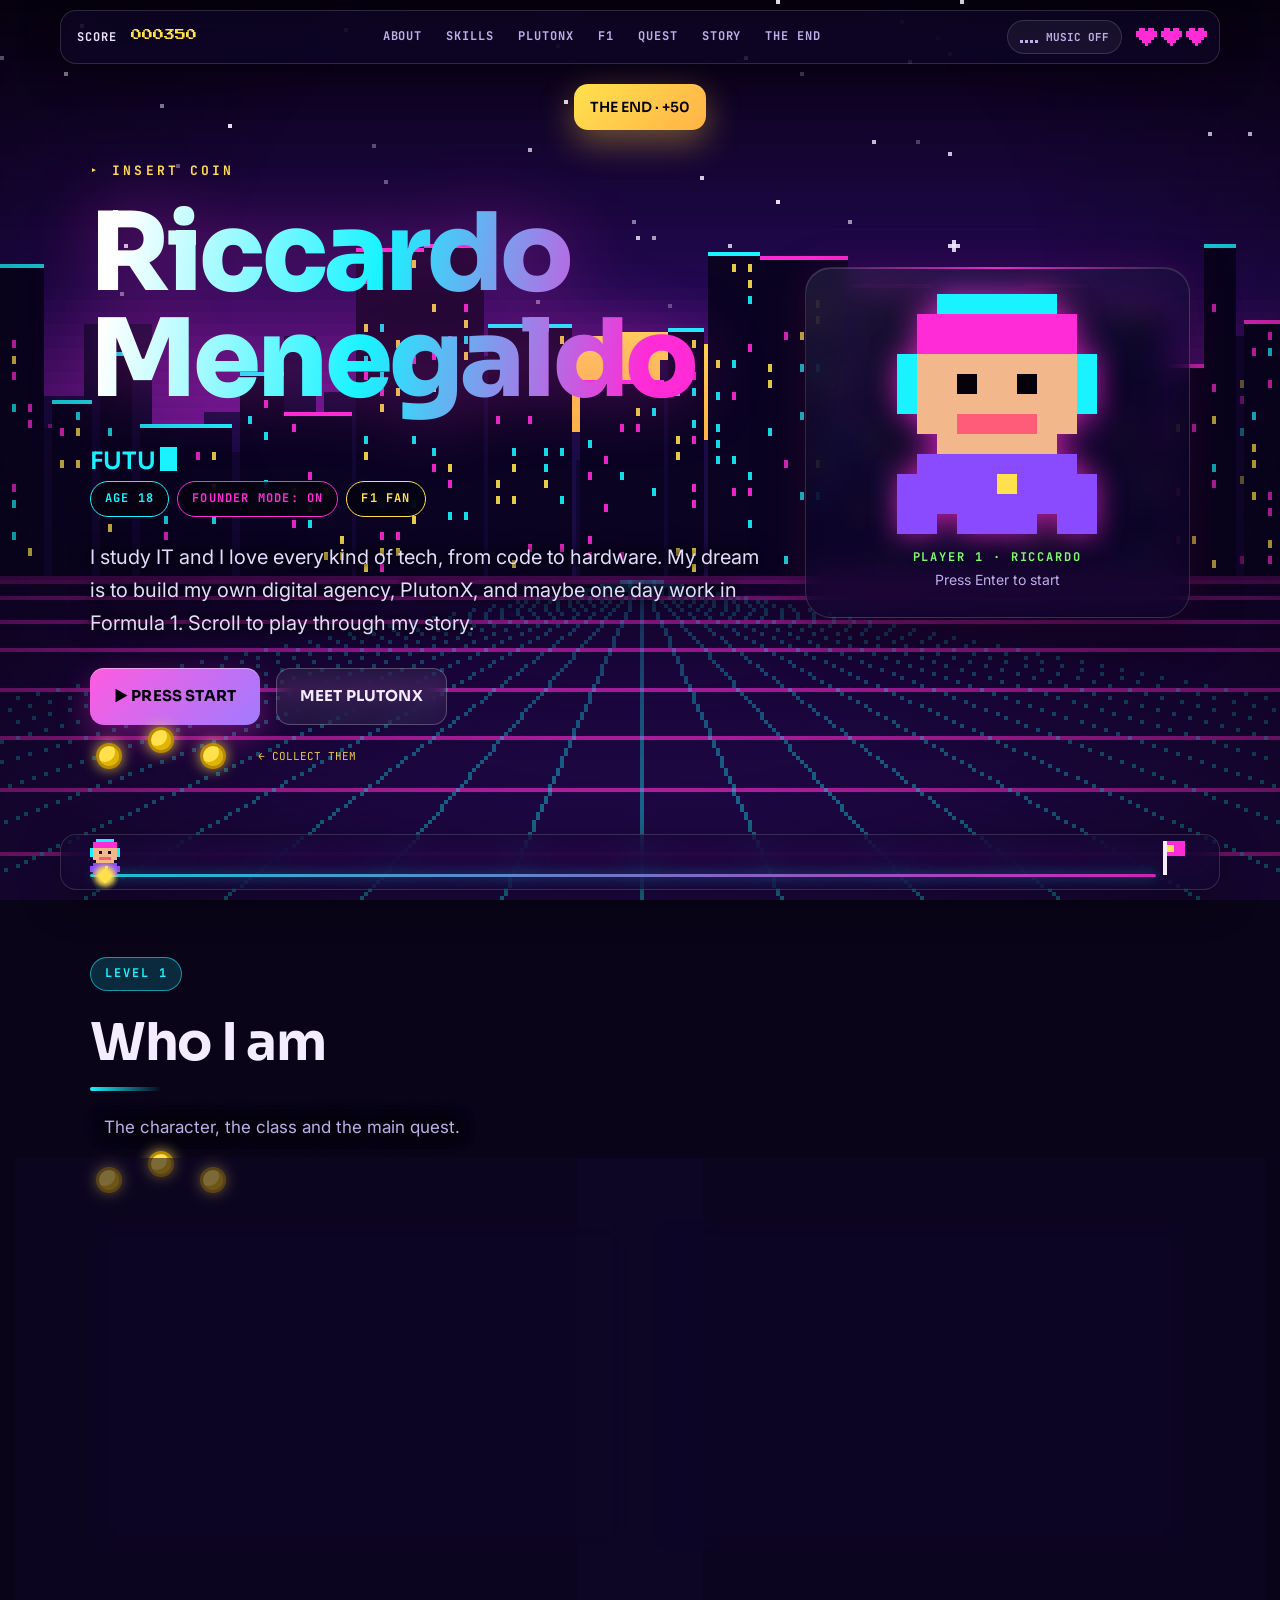
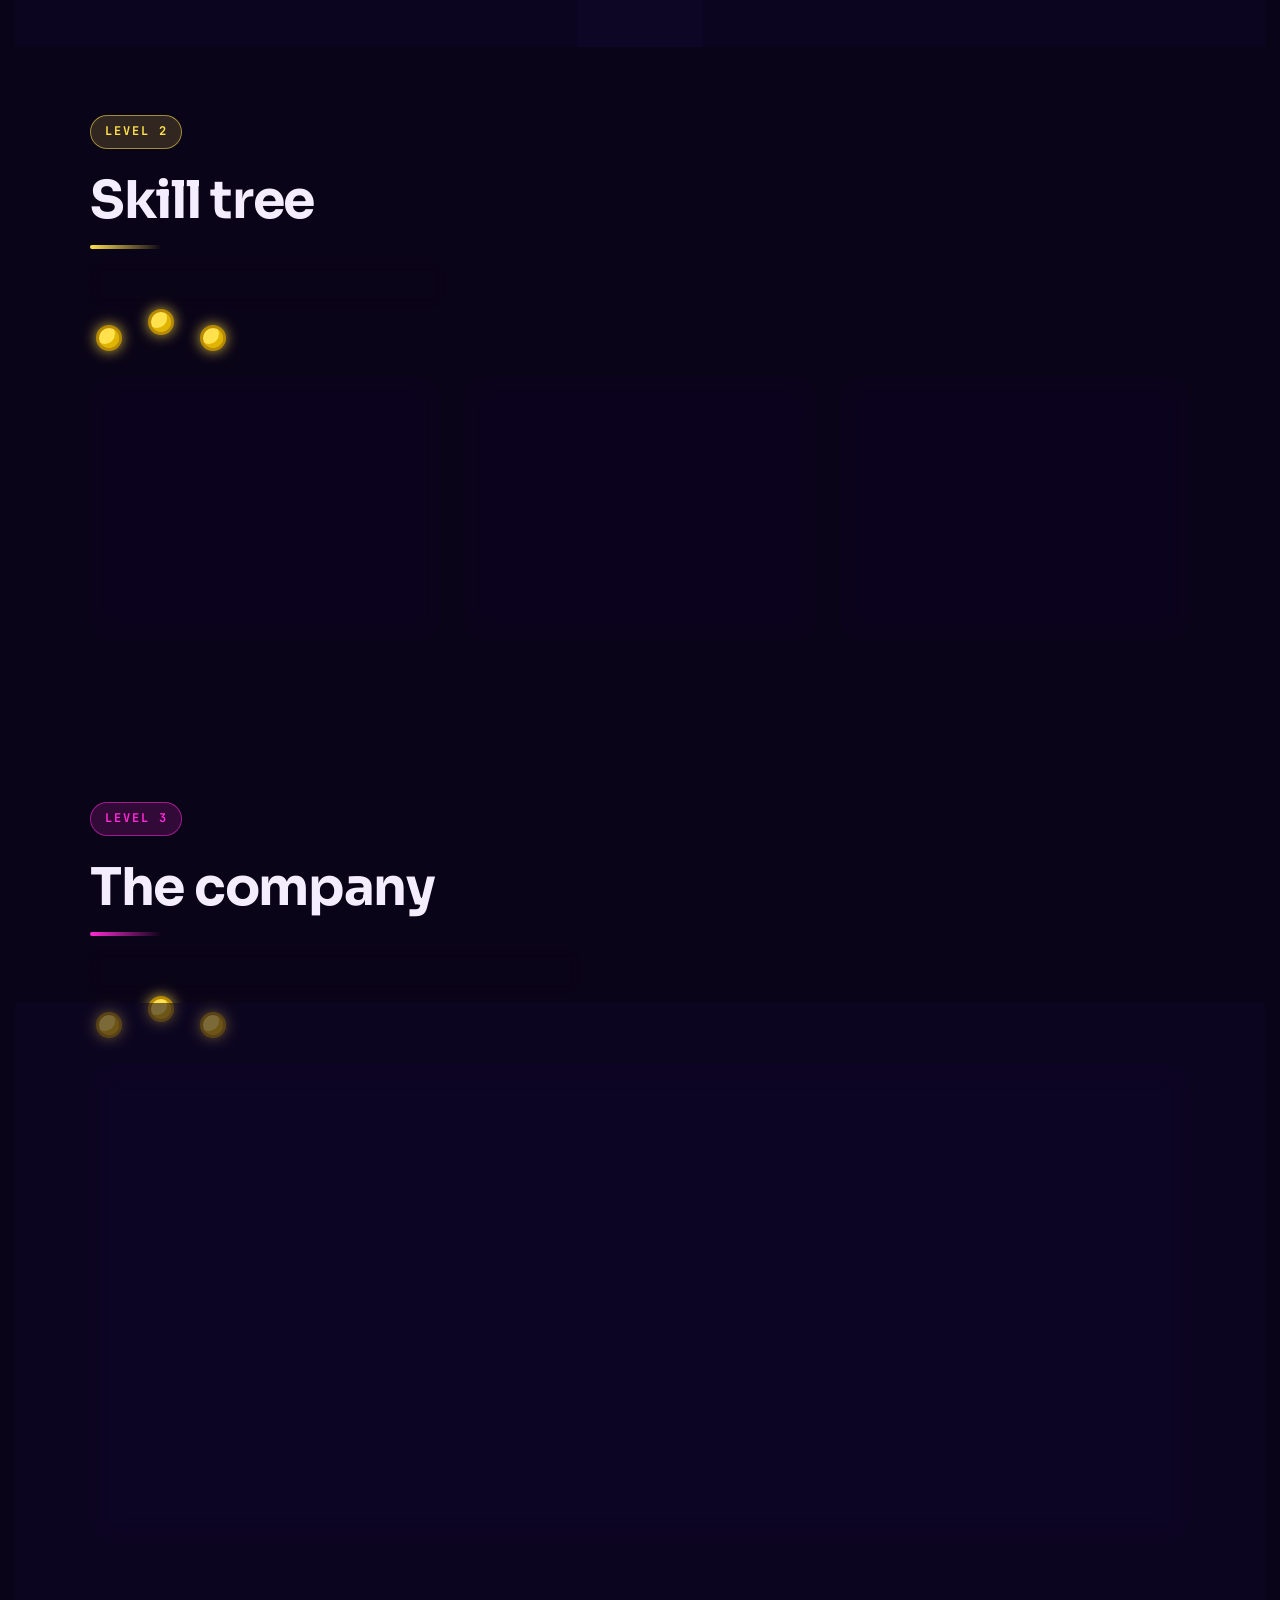
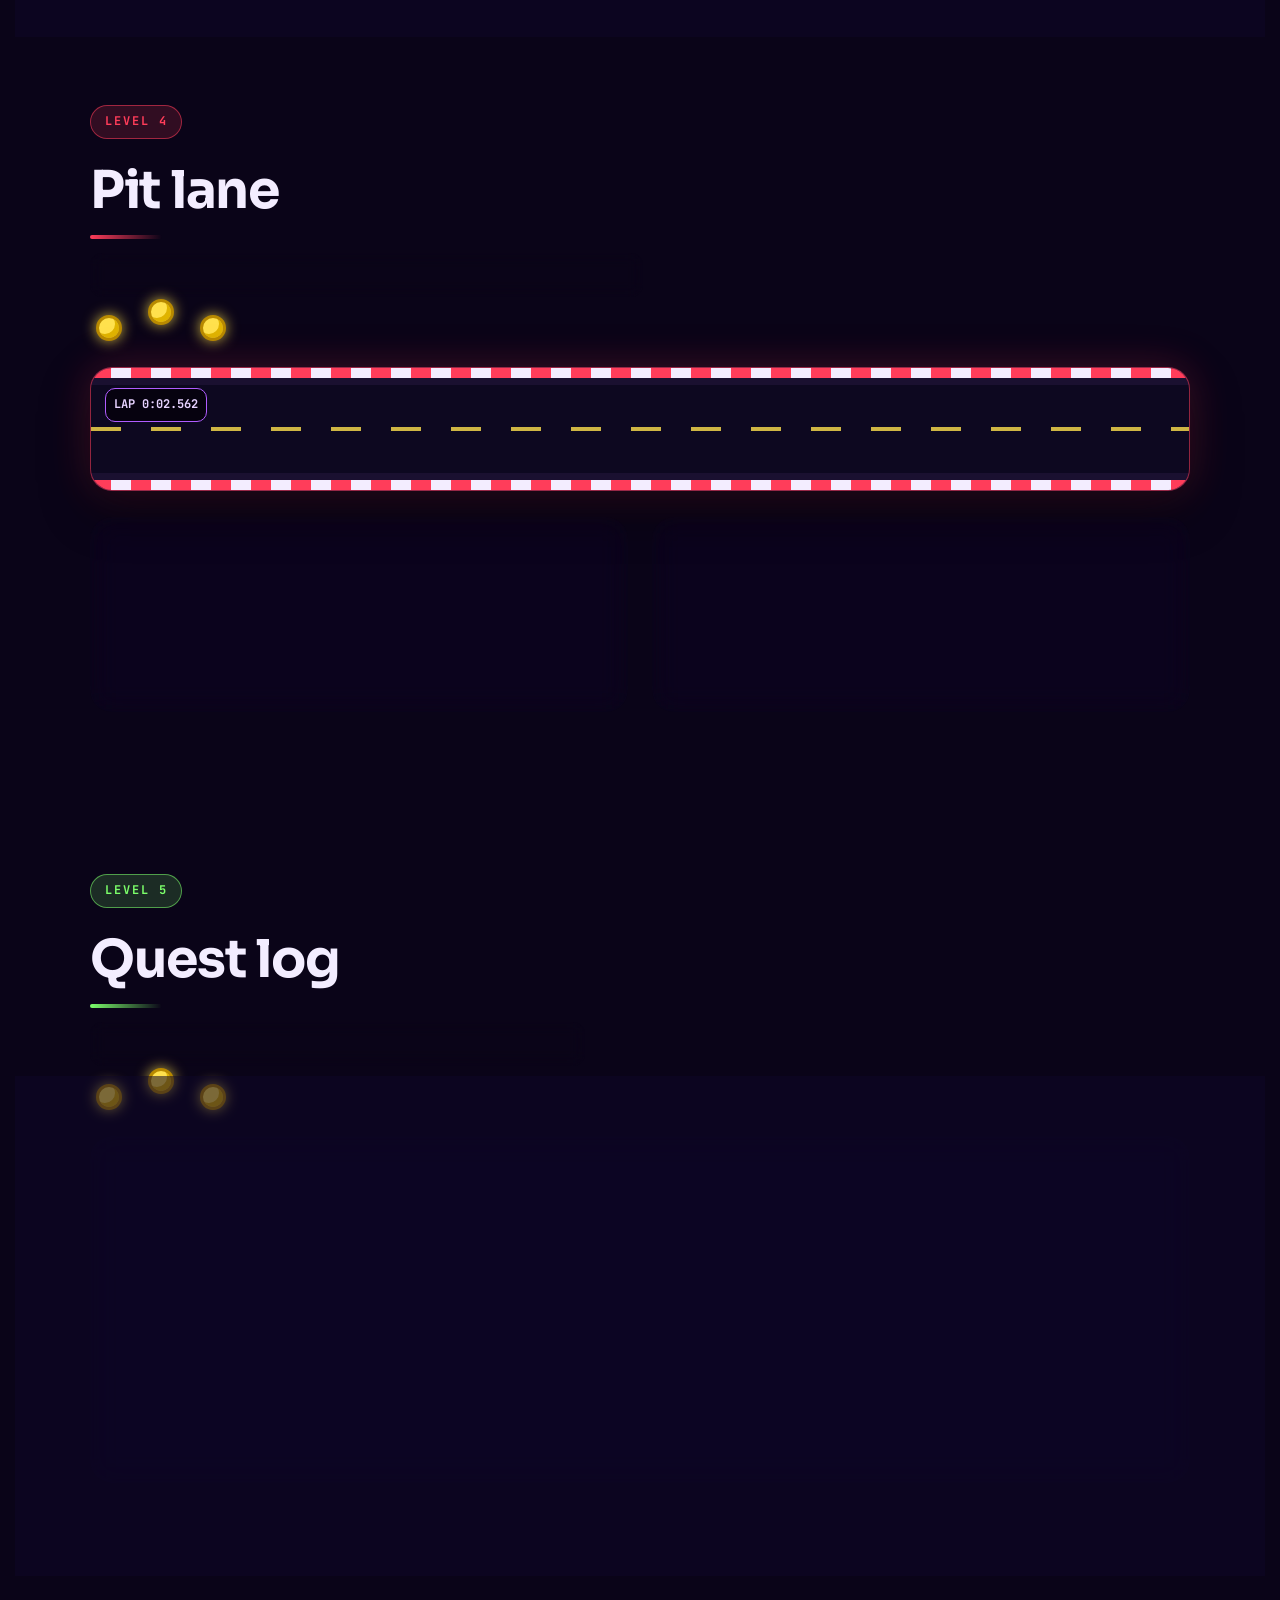
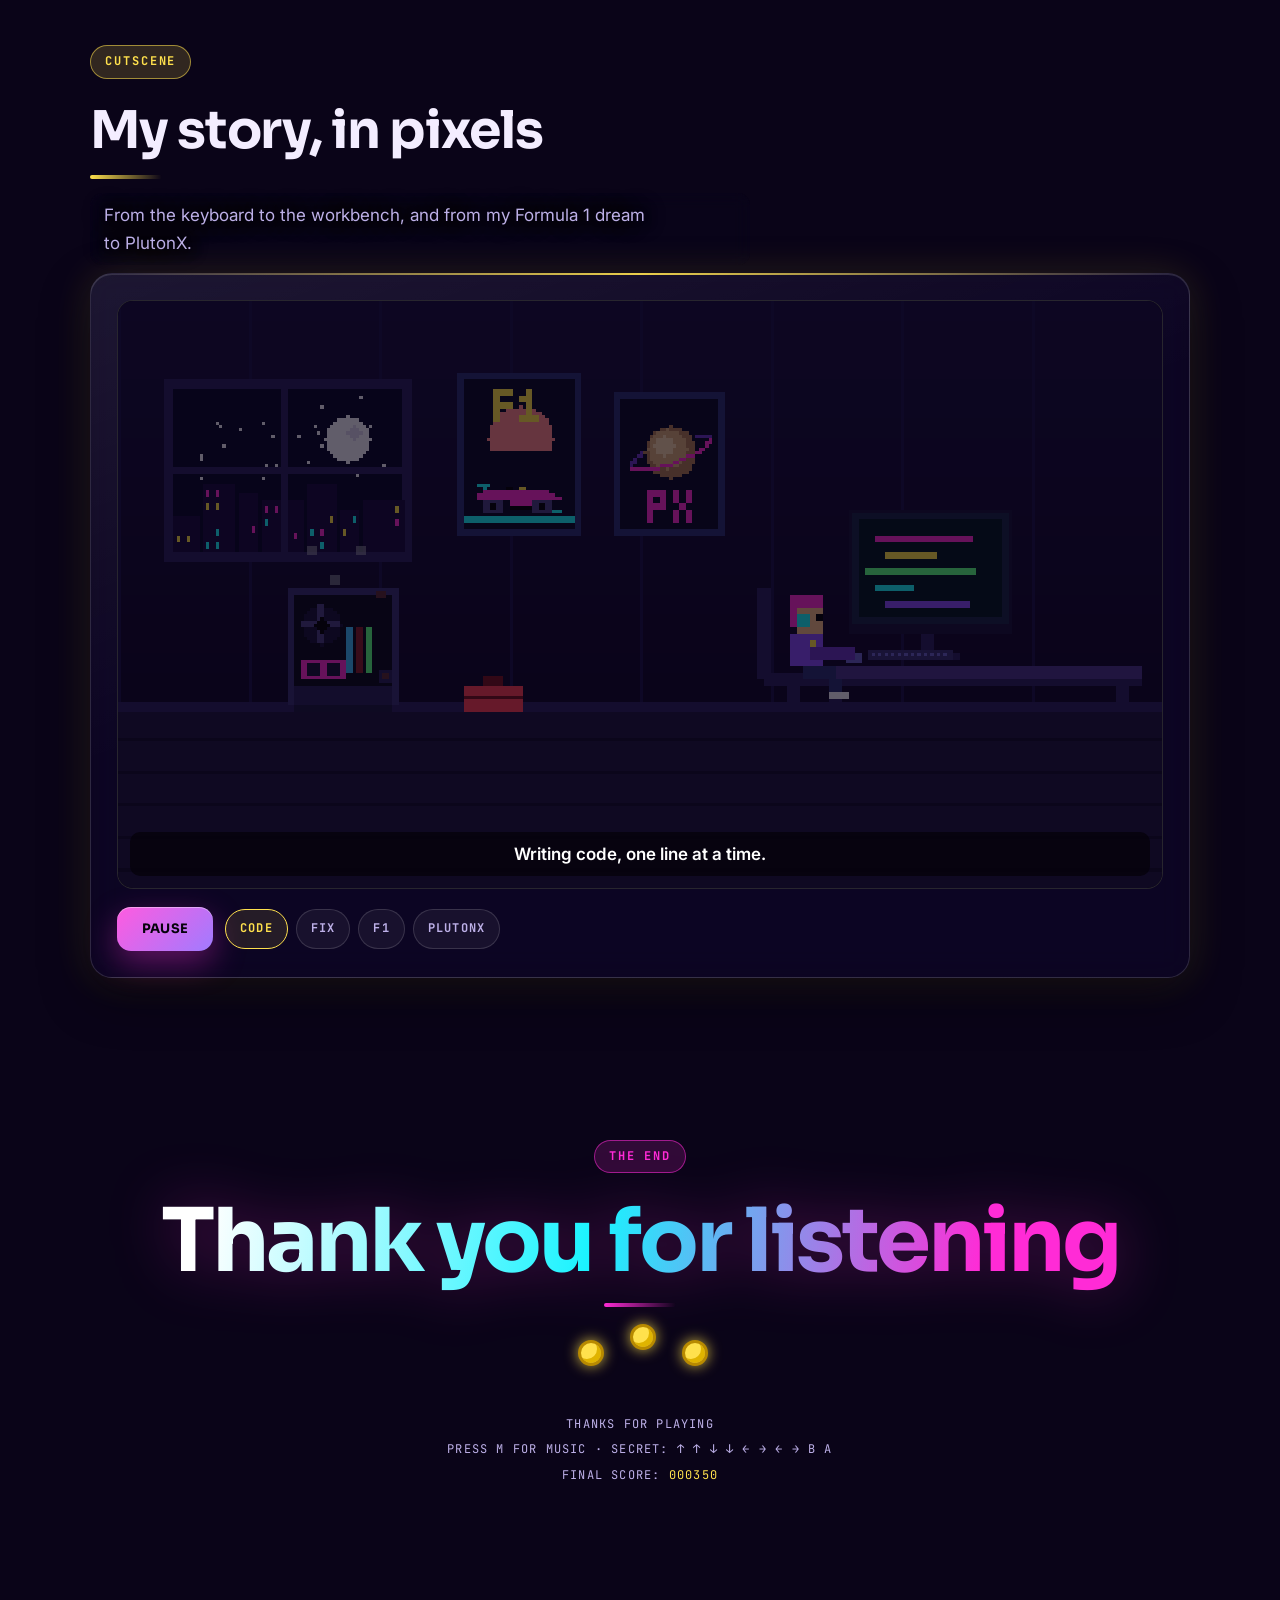
<file: index.html>
<!doctype html>
<html lang="en">
<head>
<meta charset="utf-8">
<meta name="viewport" content="width=device-width,initial-scale=1,viewport-fit=cover">
<meta name="description" content="Riccardo Menegaldo, 18, IT student and future founder of PlutonX. My story as a neon pixel art video game.">
<meta name="theme-color" content="#0A0418">
<meta property="og:title" content="Riccardo Menegaldo">
<meta property="og:description" content="IT student, future founder of PlutonX, Formula 1 fan. Play through my story.">
<link rel="icon" href="data:image/svg+xml,%3Csvg xmlns='http://www.w3.org/2000/svg' viewBox='0 0 16 16' shape-rendering='crispEdges'%3E%3Crect width='16' height='16' fill='%230A0418'/%3E%3Crect x='4' y='4' width='8' height='8' fill='%23D9A77F'/%3E%3Crect x='3' y='5' width='10' height='6' fill='%23D9A77F'/%3E%3Crect x='5' y='3' width='6' height='10' fill='%23D9A77F'/%3E%3Crect x='1' y='9' width='14' height='2' fill='%23FF2BD6'/%3E%3Crect x='4' y='6' width='2' height='2' fill='%23F8E8D6'/%3E%3C/svg%3E">
<style>html,body{margin:0}img{max-width:100%}[hidden]{display:none!important}</style>
<title>Riccardo Menegaldo</title>
<link rel="stylesheet" href="https://fonts.googleapis.com/css2?family=Press+Start+2P&family=Sora:wght@500;600;700;800&family=Inter:wght@400;500;600;700&family=JetBrains+Mono:wght@500;700&display=swap">
<style>
/* Layout: a fixed pixel-art synthwave world (canvas) behind a scrolling one-page game: title screen, 4 levels, final continue screen. HUD on top, runner progress bar at the bottom. Deliberately single dark neon look. */
:root{
  --bg:#0A0418; --panel:rgba(14,6,34,.86); --ink:#05020C; --fg:#F3EDFF; --muted:#BDB0E8;
  --mag:#FF2BD6; --red:#FF3D5A; --cyan:#19F3FF; --yel:#FFE14D; --vio:#8A4BFF; --lime:#7CFF6B;
  --display:'Press Start 2P',ui-monospace,monospace; --body:'Chakra Petch',system-ui,sans-serif;
  color-scheme:dark;
}
*{box-sizing:border-box}
html{scroll-behavior:smooth}
@media (prefers-reduced-motion:reduce){html{scroll-behavior:auto}}
body{margin:0;background:var(--bg);color:var(--fg);font-family:var(--body);font-size:17px;line-height:1.55;
  padding-left:max(16px,env(safe-area-inset-left,0px));padding-right:max(16px,env(safe-area-inset-right,0px));padding-block:0}
button,a{font:inherit;color:inherit}
:focus-visible{outline:3px solid var(--yel);outline-offset:3px}
#bg{position:fixed;inset:0;width:100vw;height:100vh;image-rendering:pixelated;z-index:0;display:block}
.vig{position:fixed;inset:0;z-index:1;pointer-events:none;background:radial-gradient(ellipse at 50% 40%,transparent 40%,rgba(5,2,12,.7) 100%)}
body::after{content:"";position:fixed;inset:0;pointer-events:none;z-index:60;background:repeating-linear-gradient(0deg,rgba(0,0,0,.2) 0 1px,transparent 1px 3px)}

/* HUD */
.hud{position:fixed;left:0;right:0;top:0;z-index:30;display:flex;align-items:center;justify-content:space-between;gap:12px;
  padding:calc(10px + env(safe-area-inset-top,0px)) max(16px,env(safe-area-inset-right,0px)) 10px max(16px,env(safe-area-inset-left,0px));
  background:linear-gradient(rgba(5,2,12,.92),rgba(5,2,12,.6));border-bottom:2px solid rgba(255,43,214,.5);font-family:var(--display);font-size:11px}
.hud b{color:var(--yel);font-weight:400;font-variant-numeric:tabular-nums}
.hud .lv{color:var(--cyan);text-shadow:0 0 8px var(--cyan);text-align:center;flex:1;min-width:0;white-space:nowrap;overflow:hidden;text-overflow:ellipsis}
.hearts{display:flex;gap:4px}
.hearts svg{width:21px;height:18px;fill:var(--mag);filter:drop-shadow(0 0 4px var(--mag))}

main{position:relative;z-index:5;max-width:1100px;margin:0 auto;padding-top:56px;padding-bottom:96px}
section{padding-block:clamp(48px,9vh,96px);scroll-margin-top:60px}
.lvtag{display:inline-block;align-self:flex-start;font-family:var(--display);font-size:11px;color:var(--ink);background:var(--c,var(--cyan));padding:6px 10px;box-shadow:0 0 18px var(--c,var(--cyan))}
h2{font-family:var(--display);font-weight:400;font-size:clamp(20px,3.6vw,32px);line-height:1.35;margin:16px 0 0;color:var(--fg);text-shadow:0 0 10px var(--c,var(--cyan)),0 0 30px var(--c,var(--cyan));text-wrap:balance}
.sechead{display:flex;flex-direction:column;gap:6px;margin-bottom:8px}
.sechead p{margin:8px 0 0;color:var(--muted);max-width:60ch}
.box{background:var(--panel);border:3px solid var(--c,var(--cyan));box-shadow:0 0 0 3px var(--ink),0 0 26px color-mix(in srgb,var(--c,var(--cyan)) 55%,transparent),8px 8px 0 3px var(--ink);padding:22px;min-width:0}
.cols{display:grid;grid-template-columns:repeat(auto-fit,minmax(min(100%,300px),1fr));gap:24px}

/* coins */
.coinrow{display:flex;gap:26px;margin:18px 0 26px;padding-left:6px}
.coin{width:26px;height:26px;border-radius:50%;border:3px solid #b88a00;background:var(--yel);box-shadow:0 0 14px rgba(255,225,77,.8),inset -4px -4px 0 #e0b400;cursor:pointer;padding:0;animation:spin 1.2s steps(6) infinite;position:relative}
.coin:nth-child(2){margin-top:-16px;animation-delay:-.4s}
.coin:nth-child(3){animation-delay:-.8s}
.coin.got{animation:none;opacity:.18;transform:scale(.7);pointer-events:none;box-shadow:none}
.coinlabel{font-family:var(--display);font-size:10px;color:var(--yel);align-self:center;margin-left:6px;opacity:.9}
@keyframes spin{0%{transform:scaleX(1)}50%{transform:scaleX(.25)}100%{transform:scaleX(1)}}
.pop{position:fixed;z-index:70;font-family:var(--display);font-size:14px;color:var(--yel);text-shadow:0 0 8px var(--yel);pointer-events:none;animation:rise .9s steps(9) forwards}
@keyframes rise{to{transform:translateY(-48px);opacity:0}}

/* hero */
#hero{--c:var(--mag);padding-top:clamp(40px,8vh,90px)}
.herogrid{display:grid;grid-template-columns:minmax(0,1.4fr) minmax(240px,.8fr);gap:40px;align-items:center}
.insert{font-family:var(--display);font-size:12px;color:var(--yel);animation:blink 1.1s steps(2) infinite;margin:0 0 20px}
@keyframes blink{50%{opacity:0}}
h1{font-family:var(--display);font-weight:400;font-size:clamp(24px,5.2vw,58px);line-height:1.2;margin:0;color:var(--fg);
  text-shadow:4px 0 var(--mag),-4px 0 var(--cyan),0 0 34px rgba(255,43,214,.6);animation:glitch 4s steps(1) infinite;overflow-wrap:anywhere}
@keyframes glitch{0%,90%,100%{text-shadow:4px 0 var(--mag),-4px 0 var(--cyan),0 0 34px rgba(255,43,214,.6)}92%{text-shadow:-6px 2px var(--mag),6px -2px var(--cyan),0 0 34px rgba(255,43,214,.6)}95%{text-shadow:6px -2px var(--mag),-6px 2px var(--cyan),0 0 34px rgba(255,43,214,.6)}}
.role{font-family:var(--display);font-size:clamp(12px,1.8vw,17px);color:var(--cyan);text-shadow:0 0 10px var(--cyan);margin:26px 0 0;min-height:1.6em}
.caret{display:inline-block;width:.7em;height:1em;background:var(--cyan);vertical-align:-.12em;margin-left:4px;animation:blink 1s steps(2) infinite}
.lead{font-size:19px;max-width:52ch;margin:22px 0 28px;color:var(--fg);text-shadow:0 0 6px #05020C,0 0 14px #05020C,0 0 22px #05020C}
.insert,.role,.sechead p{text-shadow:0 0 6px #05020C,0 0 14px #05020C,0 0 22px #05020C}
.btns{display:flex;flex-wrap:wrap;gap:16px}
.btn{font-family:var(--display);font-size:13px;text-decoration:none;cursor:pointer;border:0;padding:16px 20px;background:var(--mag);color:var(--ink);box-shadow:0 5px 0 #8f0f77,0 0 24px rgba(255,43,214,.6);display:inline-block;transition:transform .08s,box-shadow .08s}
.btn:hover{filter:brightness(1.12)}
.btn:active{transform:translateY(5px);box-shadow:0 0 0 #8f0f77,0 0 24px rgba(255,43,214,.6)}
.btn.alt{background:transparent;color:var(--cyan);border:3px solid var(--cyan);padding:13px 17px;box-shadow:0 0 18px rgba(25,243,255,.45)}
.btn.alt:active{box-shadow:0 0 18px rgba(25,243,255,.45)}
.pcard{--c:var(--mag);display:flex;flex-direction:column;align-items:center;gap:14px;text-align:center}
.pcard canvas{width:100%;max-width:200px;aspect-ratio:5/6;image-rendering:pixelated;animation:bob 1.2s steps(2) infinite;filter:drop-shadow(0 0 14px rgba(255,43,214,.7))}
@keyframes bob{50%{transform:translateY(-8px)}}
.pcard .cap{font-family:var(--display);font-size:11px;color:var(--lime);margin:0}
.pcard .cap2{font-size:14px;color:var(--muted);margin:0}

/* about */
#l1{--c:var(--cyan)}
.dialog{position:relative;font-size:19px}
.dialog p{margin:0 0 14px}
.dialog p:last-of-type{margin-bottom:0}
.dialog .arrow{display:block;text-align:right;color:var(--cyan);font-family:var(--display);font-size:12px;animation:blink 1s steps(2) infinite;margin-top:10px}
.speaker{font-family:var(--display);font-size:11px;color:var(--cyan);margin:0 0 12px!important}
dl{margin:0;display:grid;grid-template-columns:auto 1fr;gap:12px 16px}
dt{font-family:var(--display);font-size:10px;color:var(--yel);padding-top:5px;line-height:1.5}
dd{margin:0}

/* skills */
#l2{--c:var(--yel)}
.skillbox h3{font-family:var(--display);font-weight:400;font-size:14px;margin:0 0 18px;color:var(--c)}
.skill{margin-bottom:16px}
.skill:last-child{margin-bottom:0}
.srow{display:flex;justify-content:space-between;gap:10px;font-weight:500;margin-bottom:6px}
.srow span:last-child{font-family:var(--display);font-size:11px;color:var(--fg)}
.meter{height:16px;background:var(--ink);border:2px solid #3a2a6e;padding:2px}
.meter i{display:block;height:100%;width:var(--v);background:repeating-linear-gradient(90deg,var(--c) 0 8px,transparent 8px 10px);box-shadow:0 0 10px var(--c)}
.in .meter i{animation:fill 1.1s steps(14) both}
@keyframes fill{from{width:0}}
.skillbox:nth-child(1){--c:var(--cyan)} .skillbox:nth-child(2){--c:var(--mag)} .skillbox:nth-child(3){--c:var(--yel)}

/* quests */
#l4{--c:var(--lime)}
.quests{display:flex;flex-direction:column;gap:0;position:relative}
.quest{display:grid;grid-template-columns:44px minmax(0,1fr);gap:18px;padding-bottom:26px;position:relative}
.quest:last-child{padding-bottom:0}
.quest::before{content:"";position:absolute;left:19px;top:30px;bottom:0;border-left:4px dashed #4a3a8a}
.quest:last-child::before{display:none}
.node{width:42px;height:42px;background:var(--ink);border:3px solid var(--q,var(--lime));display:grid;place-items:center;font-family:var(--display);font-size:13px;color:var(--q,var(--lime));box-shadow:0 0 14px var(--q,var(--lime));transform:rotate(45deg);margin:2px 0 0 2px;width:34px;height:34px}
.node span{transform:rotate(-45deg)}
.quest h3{margin:0;font-family:var(--display);font-weight:400;font-size:13px;line-height:1.6;color:var(--q,var(--lime))}
.quest p{margin:6px 0 0;color:var(--muted)}
.quest.active{--q:var(--cyan)} .quest.locked{--q:#7b6bb0;opacity:.75}
.status{font-family:var(--display);font-size:10px;color:var(--ink);background:var(--q,var(--lime));padding:3px 7px;margin-left:8px;vertical-align:middle}
.trophies{display:flex;flex-wrap:wrap;gap:12px;margin-top:22px}
.troph{font-weight:700;font-size:14px;padding:8px 12px;border:2px solid var(--yel);color:var(--yel);background:var(--ink);box-shadow:0 0 12px rgba(255,225,77,.35)}
.troph.off{border-color:#4a3a8a;color:#7b6bb0;box-shadow:none}

/* contact */
#l5{--c:var(--mag);text-align:center}
#l5 .sechead{align-items:center}
.continue{font-family:var(--display);font-size:clamp(26px,6vw,60px);color:var(--fg);text-shadow:0 0 14px var(--mag),0 0 40px var(--mag);margin:20px 0 6px;animation:blink 1.4s steps(2) infinite}
.count{font-family:var(--display);font-size:clamp(60px,14vw,150px);line-height:1;color:var(--yel);text-shadow:0 0 20px var(--yel);margin:0 0 26px}
.contacts{display:grid;grid-template-columns:repeat(auto-fit,minmax(min(100%,280px),1fr));gap:20px;text-align:left}
.contact{display:flex;flex-direction:column;gap:10px;align-items:flex-start}
.contact .k{font-family:var(--display);font-size:11px;color:var(--yel)}
.contact .v{font-family:var(--body);font-weight:700;font-size:18px;overflow-wrap:anywhere}
.contact button{font-family:var(--display);font-size:11px;background:transparent;border:2px solid var(--c);color:var(--c);padding:9px 12px;cursor:pointer}
.contact button:hover{background:var(--c);color:var(--ink)}
.thanks{font-family:var(--display);font-size:11px;color:var(--muted);margin-top:46px;line-height:2}

/* runner track */
.track{position:fixed;left:0;right:0;bottom:0;z-index:30;padding:10px max(16px,env(safe-area-inset-right,0px)) calc(10px + env(safe-area-inset-bottom,0px)) max(16px,env(safe-area-inset-left,0px));
  background:linear-gradient(rgba(5,2,12,.6),rgba(5,2,12,.92));border-top:2px solid rgba(25,243,255,.5)}
.rail{position:relative;height:38px;max-width:1100px;margin:0 auto}
.rail::before{content:"";position:absolute;left:0;right:34px;bottom:4px;height:4px;background:repeating-linear-gradient(90deg,var(--cyan) 0 10px,transparent 10px 14px);box-shadow:0 0 10px var(--cyan)}
#runner{position:absolute;left:0;bottom:6px;width:30px;height:36px;image-rendering:pixelated}
.flag{position:absolute;right:0;bottom:6px;width:28px;height:34px}
.mk{position:absolute;bottom:0;width:10px;height:10px;background:var(--yel);box-shadow:0 0 8px var(--yel);transform:rotate(45deg)}
.mk.done{background:#4a3a8a;box-shadow:none}

.toast{position:fixed;left:50%;top:calc(72px + env(safe-area-inset-top,0px));transform:translate(-50%,-12px);z-index:80;font-family:var(--display);font-size:12px;line-height:1.6;color:var(--ink);background:var(--yel);padding:12px 16px;border:3px solid var(--ink);box-shadow:0 0 24px rgba(255,225,77,.7);opacity:0;pointer-events:none;transition:.25s;max-width:92vw;text-align:center}
.toast.on{opacity:1;transform:translate(-50%,0)}

@media (max-width:820px){
  .herogrid{grid-template-columns:minmax(0,1fr)}.plx{grid-template-columns:minmax(0,1fr)}
  .pcard{order:-1;flex-direction:row;text-align:left;align-items:center}
  .pcard canvas{max-width:96px}
  .hud{font-size:10px}
  .hud .lv{display:none}
}
@media (max-width:480px){.box{padding:16px}.coinrow{gap:20px}.hearts svg{width:17px;height:15px}}
@media (prefers-reduced-motion:reduce){*{animation:none!important;transition:none!important}.car{left:40%!important}}

.tag{font-size:13px;font-weight:700;padding:4px 10px;border:2px solid var(--c);color:var(--c);letter-spacing:.06em}
.ribbon{display:flex;flex-wrap:wrap;gap:10px;margin:0 0 24px}
.rb{font-family:var(--display);font-size:10px;padding:8px 10px;border:2px solid var(--cyan);color:var(--cyan);background:rgba(5,2,12,.75)}
.rb:nth-child(2){border-color:var(--mag);color:var(--mag)} .rb:nth-child(3){border-color:var(--yel);color:var(--yel)}
/* plutonx */
#l3{--c:var(--mag)}
.plx{display:grid;grid-template-columns:minmax(180px,260px) minmax(0,1fr);gap:32px;align-items:center}
.plx canvas{width:100%;max-width:260px;aspect-ratio:1;image-rendering:pixelated;filter:drop-shadow(0 0 22px rgba(255,43,214,.65));animation:bob 2.4s steps(3) infinite;justify-self:center}
.plx h3{font-family:var(--display);font-weight:400;font-size:clamp(22px,3.6vw,38px);line-height:1.3;margin:0 0 12px;color:var(--fg);text-shadow:0 0 14px var(--mag)}
.plx h3 span{color:var(--mag)}
.plx p{margin:0;font-size:19px}
.mods{display:flex;flex-wrap:wrap;gap:10px;margin-top:18px}
.steps{display:grid;grid-template-columns:repeat(auto-fit,minmax(min(100%,190px),1fr));gap:14px;margin-top:26px}
.step{border:2px solid #4a3a8a;padding:14px;background:var(--ink);color:var(--muted);font-size:15px}
.step b{display:block;font-family:var(--display);font-weight:400;font-size:11px;margin-bottom:8px;color:#9a86d8}
.step.now{border-color:var(--cyan);color:var(--fg);box-shadow:0 0 16px rgba(25,243,255,.5)}
.step.now b{color:var(--cyan)}
.stepcap{font-family:var(--display);font-size:11px;color:var(--cyan);margin:26px 0 0}
/* formula 1 */
#l4{--c:var(--red)}
.road{position:relative;height:124px;overflow:hidden;border:3px solid var(--red);background:linear-gradient(#1a1030 0 14%,#0d0820 14% 86%,#1a1030 86%);box-shadow:0 0 0 3px var(--ink),0 0 28px rgba(255,61,90,.5);margin-bottom:26px}
.road::before,.road::after{content:"";position:absolute;left:0;right:0;height:10px;background:repeating-linear-gradient(90deg,var(--red) 0 20px,#F3EDFF 20px 40px);animation:kerb 1s linear infinite}
.road::before{top:0}.road::after{bottom:0}
.lane{position:absolute;left:0;right:0;top:calc(50% - 2px);height:4px;background:repeating-linear-gradient(90deg,var(--yel) 0 30px,transparent 30px 60px);animation:lane .8s linear infinite;opacity:.8}
@keyframes kerb{to{background-position:-40px 0}}
@keyframes lane{to{background-position:-60px 0}}
.car{position:absolute;bottom:20px;left:-190px;animation:drive 4.6s linear infinite}
.car canvas{display:block;width:156px;height:54px;image-rendering:pixelated;filter:drop-shadow(0 0 10px rgba(255,43,214,.8))}
.car::before{content:"";position:absolute;right:100%;top:16px;width:110px;height:3px;background:linear-gradient(270deg,rgba(25,243,255,.9),transparent);box-shadow:0 12px 0 rgba(255,43,214,.7),0 24px 0 rgba(25,243,255,.5)}
@keyframes drive{to{left:100%}}
.sectors{display:flex;flex-wrap:wrap;gap:12px;margin-bottom:14px}
.sec{font-family:var(--display);font-size:11px;padding:10px 12px;color:var(--ink)}
.sec small{font-family:var(--body);font-weight:700;font-size:13px;display:block;margin-top:5px}
.sec.p{background:#B05CFF}.sec.g{background:#3DFF8A}
.f1p{margin:0 0 14px}
@media (max-width:820px){.plx{grid-template-columns:minmax(0,1fr)}}

/* v3: HUD nav, music, polish */
.mid{flex:1;min-width:0;display:flex;justify-content:center}
.hnav{display:none;gap:4px}
.hnav a{font-family:var(--display);font-size:10px;color:var(--muted);text-decoration:none;padding:8px 9px;border-bottom:3px solid transparent}
.hnav a:hover{color:var(--fg)}
.hnav a[aria-current="true"]{color:var(--cyan);border-bottom-color:var(--cyan);text-shadow:0 0 8px var(--cyan)}
@media (min-width:1080px){.hnav{display:flex}.hud .lv{display:none}}
.rt{display:flex;align-items:center;gap:14px}
.mus{display:flex;align-items:center;gap:8px;background:transparent;border:2px solid #4a3a8a;color:var(--muted);font-family:var(--display);font-size:10px;padding:6px 9px;cursor:pointer}
.mus.on{border-color:var(--lime);color:var(--lime);box-shadow:0 0 12px rgba(124,255,107,.45)}
.eq{display:flex;align-items:flex-end;gap:2px;height:12px}
.eq i{width:3px;background:currentColor;height:3px;display:block}
.mus.on .eq i{animation:eq .6s steps(4) infinite}
.eq i:nth-child(2){animation-delay:-.15s}.eq i:nth-child(3){animation-delay:-.3s}.eq i:nth-child(4){animation-delay:-.45s}
@keyframes eq{0%,100%{height:3px}50%{height:12px}}
@media (max-width:560px){.mus #musTxt{display:none}.rt{gap:8px}}
h2::after{content:"";display:block;width:120px;height:6px;margin-top:14px;background:repeating-linear-gradient(90deg,var(--c,var(--cyan)) 0 12px,transparent 12px 18px);box-shadow:0 0 12px var(--c,var(--cyan))}
#l5 h2::after{margin-left:auto;margin-right:auto}
.sechead p{background:rgba(5,2,12,.6);padding:6px 10px;align-self:flex-start}
#l5 .sechead p{align-self:center}
p{text-wrap:pretty}
.box{background-image:linear-gradient(rgba(255,255,255,.035),transparent 40%)}
body{cursor:url("data:image/svg+xml,%3Csvg xmlns='http://www.w3.org/2000/svg' width='24' height='24'%3E%3Cpolygon points='2,2 2,18 7,14 10,21 13,20 10,13 16,13' fill='%2319F3FF' stroke='%2305020C' stroke-width='1.5'/%3E%3C/svg%3E") 2 2,auto}
button,a,.coin{cursor:pointer}
.turbo #bg{animation:hue 3s linear infinite}
@keyframes hue{to{filter:hue-rotate(360deg)}}
.lap{position:absolute;left:14px;top:20px;z-index:2;font-family:var(--display);font-size:11px;color:#E6D2FF;background:rgba(5,2,12,.85);padding:6px 8px;border:2px solid #B05CFF;font-variant-numeric:tabular-nums}

/* ===== v4: modern glass UI on top of the pixel world ===== */
:root{--body:'Inter',system-ui,sans-serif;--head:'Sora','Inter',system-ui,sans-serif;--mono:'JetBrains Mono',ui-monospace,monospace;--glass:rgba(16,9,40,.55);--edge:rgba(255,255,255,.14)}
body{font-family:var(--body);font-size:17px;line-height:1.65;color:#EAE4FF}
body::after{display:none}
.vig{background:radial-gradient(ellipse at 50% 35%,transparent 45%,rgba(5,2,12,.6) 100%)}
main{padding-top:88px;padding-bottom:120px}
section{scroll-margin-top:84px}
/* HUD + track as floating glass bars */
.hud{left:max(12px,env(safe-area-inset-left,0px));right:max(12px,env(safe-area-inset-right,0px));top:calc(10px + env(safe-area-inset-top,0px));padding:8px 12px 8px 16px;border-radius:16px;border:1px solid var(--edge);
  background:var(--glass);backdrop-filter:blur(16px) saturate(1.4);-webkit-backdrop-filter:blur(16px) saturate(1.4);box-shadow:0 10px 40px rgba(0,0,0,.4);font-family:var(--mono);font-size:12px;font-weight:700;letter-spacing:.08em;max-width:1160px;margin:0 auto}
.hud b{font-family:var(--display);font-size:11px;letter-spacing:0;margin-left:6px}
.hud .lv{font-size:12px;text-shadow:none}
.hnav a{font-family:var(--mono);font-size:12px;font-weight:700;letter-spacing:.08em;border-radius:10px;border-bottom:0;padding:8px 10px}
.hnav a:hover{background:rgba(255,255,255,.08)}
.hnav a[aria-current="true"]{background:rgba(25,243,255,.14);color:var(--cyan);text-shadow:none}
.mus{font-family:var(--mono);font-size:11px;font-weight:700;border-radius:999px;border:1px solid var(--edge);padding:7px 12px;background:rgba(255,255,255,.05)}
.mus.on{border-color:rgba(124,255,107,.6);background:rgba(124,255,107,.1);box-shadow:none}
.hearts svg{filter:none}
.track{left:max(12px,env(safe-area-inset-left,0px));right:max(12px,env(safe-area-inset-right,0px));bottom:calc(10px + env(safe-area-inset-bottom,0px));padding:8px 16px;border-radius:16px;border:1px solid var(--edge);
  background:var(--glass);backdrop-filter:blur(16px) saturate(1.4);-webkit-backdrop-filter:blur(16px) saturate(1.4);box-shadow:0 10px 40px rgba(0,0,0,.4);max-width:1160px;margin:0 auto}
.rail::before{height:3px;border-radius:3px;background:linear-gradient(90deg,var(--cyan),var(--mag));box-shadow:0 0 12px rgba(25,243,255,.6);opacity:.8}
.toast{top:calc(84px + env(safe-area-inset-top,0px));font-family:var(--head);font-weight:600;font-size:14px;border:0;border-radius:14px;background:linear-gradient(135deg,var(--yel),#FFB347);box-shadow:0 12px 34px rgba(255,200,60,.4)}
/* glass cards */
.box{position:relative;background:var(--glass);background-image:linear-gradient(160deg,rgba(255,255,255,.07),transparent 45%);border:1px solid var(--edge);border-radius:22px;padding:26px;
  box-shadow:0 18px 50px rgba(0,0,0,.45),inset 0 1px 0 rgba(255,255,255,.12),0 0 40px color-mix(in srgb,var(--c,var(--cyan)) 14%,transparent);backdrop-filter:blur(14px) saturate(1.3);-webkit-backdrop-filter:blur(14px) saturate(1.3)}
.box::before{content:"";position:absolute;left:26px;right:26px;top:-1px;height:2px;background:linear-gradient(90deg,transparent,var(--c,var(--cyan)),transparent);opacity:.9}
/* type */
h1{font-family:var(--head);font-weight:800;font-size:clamp(46px,8.6vw,108px);line-height:.98;letter-spacing:-.035em;margin:0;
  background:linear-gradient(100deg,#fff 5%,var(--cyan) 42%,var(--mag) 82%);-webkit-background-clip:text;background-clip:text;-webkit-text-fill-color:transparent;color:transparent;text-shadow:none;animation:none;filter:drop-shadow(0 0 34px rgba(255,43,214,.35));padding-bottom:.06em}
.insert{font-family:var(--mono);font-size:13px;font-weight:700;letter-spacing:.24em;text-shadow:none}
.role{font-family:var(--head);font-weight:600;font-size:clamp(17px,2.3vw,24px);text-shadow:none;margin-top:22px}
.lead{font-size:clamp(17px,1.6vw,20px);color:#E4DCFF;max-width:54ch}
h2{font-family:var(--head);font-weight:700;font-size:clamp(30px,4.6vw,52px);line-height:1.08;letter-spacing:-.025em;text-shadow:none;margin-top:18px}
h2::after{width:72px;height:4px;border-radius:4px;background:linear-gradient(90deg,var(--c,var(--cyan)),transparent);box-shadow:none;margin-top:16px}
.lvtag{font-family:var(--mono);font-size:12px;font-weight:700;letter-spacing:.16em;color:var(--c,var(--cyan));background:color-mix(in srgb,var(--c,var(--cyan)) 16%,transparent);border:1px solid color-mix(in srgb,var(--c,var(--cyan)) 55%,transparent);border-radius:999px;padding:6px 14px;box-shadow:none}
.sechead p{font-size:17px;border-radius:12px;background:rgba(10,5,28,.45);backdrop-filter:blur(8px);-webkit-backdrop-filter:blur(8px);padding:8px 14px}
.ribbon{gap:8px}
.rb{font-family:var(--mono);font-size:12px;font-weight:700;letter-spacing:.1em;border-width:1px;border-radius:999px;padding:7px 14px;backdrop-filter:blur(8px)}
/* buttons */
.btn{font-family:var(--head);font-weight:700;font-size:15px;letter-spacing:.01em;border-radius:14px;padding:16px 24px;color:var(--ink);background:linear-gradient(135deg,#FF5BE0,#A07BFF);box-shadow:0 12px 32px rgba(255,43,214,.35),inset 0 1px 0 rgba(255,255,255,.4)}
.btn:hover{transform:translateY(-2px);filter:brightness(1.08)}
.btn:active{transform:translateY(0);box-shadow:0 6px 18px rgba(255,43,214,.3),inset 0 1px 0 rgba(255,255,255,.4)}
.btn.alt{background:rgba(255,255,255,.06);color:var(--fg);border:1px solid rgba(255,255,255,.24);box-shadow:none;padding:15px 23px;backdrop-filter:blur(10px)}
.btn.alt:hover{background:rgba(255,255,255,.12)}
/* hero card */
.pcard{border-radius:26px}
.pcard .cap{font-family:var(--mono);font-size:12px;letter-spacing:.16em;font-weight:700}
.pcard .cap2{font-size:14px}
/* about */
.dialog{font-size:18px}
.speaker{font-family:var(--mono)!important;font-size:12px!important;letter-spacing:.16em}
.dialog .arrow{font-family:var(--mono)}
dt{font-family:var(--mono);font-size:12px;letter-spacing:.12em;padding-top:4px;font-weight:700}
dl{gap:14px 20px}
/* skills */
.skillbox h3{font-family:var(--head);font-weight:700;font-size:15px;letter-spacing:.08em;margin-bottom:20px}
.srow{font-weight:600}
.srow span:last-child{font-family:var(--head);font-weight:700;font-size:13px;color:var(--c)}
.meter{height:10px;border-radius:999px;background:rgba(255,255,255,.09);border:0;padding:0;overflow:hidden}
.meter i{border-radius:999px;background:linear-gradient(90deg,color-mix(in srgb,var(--c) 55%,#1a0b3d),var(--c));box-shadow:0 0 16px color-mix(in srgb,var(--c) 75%,transparent)}
.in .meter i{animation:fill 1.2s cubic-bezier(.2,.8,.2,1) both}
/* plutonx */
.plx h3{font-family:var(--head);font-weight:800;letter-spacing:-.02em;text-shadow:none}
.plx p{font-size:18px}
.tag{font-family:var(--mono);font-size:12px;font-weight:700;border-width:1px;border-radius:999px;padding:6px 12px;background:color-mix(in srgb,var(--c) 12%,transparent)}
.stepcap{font-family:var(--mono);font-size:12px;letter-spacing:.16em;font-weight:700}
.step{border:1px solid var(--edge);border-radius:16px;background:rgba(255,255,255,.04);font-size:15px}
.step b{font-family:var(--mono);font-size:12px;letter-spacing:.1em}
.step.now{border-color:rgba(25,243,255,.7);background:rgba(25,243,255,.08);box-shadow:0 0 30px rgba(25,243,255,.2)}
/* f1 */
.road{border-radius:22px;border:1px solid rgba(255,61,90,.55);box-shadow:0 18px 50px rgba(0,0,0,.45),0 0 40px rgba(255,61,90,.25)}
.lap{font-family:var(--mono);font-size:12px;font-weight:700;border-radius:10px;border-width:1px}
.sec{font-family:var(--mono);font-size:12px;font-weight:700;border-radius:14px;padding:12px 14px}
.sec small{font-family:var(--body);font-weight:700}
/* quests */
.quest h3{font-family:var(--head);font-weight:600;font-size:18px;line-height:1.4}
.node{transform:none;border-radius:50%;width:36px;height:36px;margin:0;border-width:2px;box-shadow:0 0 18px color-mix(in srgb,var(--q,var(--lime)) 55%,transparent);font-family:var(--head)}
.node span{transform:none}
.quest{grid-template-columns:40px minmax(0,1fr)}
.quest::before{left:17px;top:40px;border-left:2px dashed rgba(255,255,255,.18)}
.status{font-family:var(--mono);font-size:11px;font-weight:700;letter-spacing:.08em;border-radius:999px;padding:3px 10px;margin-left:10px}
.troph{border-radius:999px;border-width:1px;box-shadow:none;background:rgba(255,225,77,.08);font-weight:600;padding:8px 16px}
.troph.off{background:rgba(255,255,255,.04)}
/* contact */
.contact .k{font-family:var(--mono);font-size:12px;letter-spacing:.16em}
.contact .v{font-family:var(--head);font-weight:600;font-size:clamp(17px,2.4vw,22px)}
.contact button{font-family:var(--head);font-weight:700;font-size:13px;border-radius:10px;border-width:1px;padding:9px 16px}
.thanks{font-family:var(--mono);font-size:12px;letter-spacing:.1em;line-height:2.1}
#l5 .sechead p{align-self:center}
.coinlabel{font-family:var(--mono);font-size:11px}
@media (max-width:560px){.box{padding:20px;border-radius:18px}.hud{padding:6px 10px 6px 12px}main{padding-top:80px}}

/* cutscene */
.screen{position:relative;border-radius:16px;overflow:hidden;border:1px solid var(--edge);background:#05020C}
#story{display:block;width:100%;max-width:100%;aspect-ratio:16/9;image-rendering:pixelated}
.sub{position:absolute;left:12px;right:12px;bottom:12px;text-align:center;font-weight:600;font-size:clamp(13px,1.7vw,17px);background:rgba(5,2,12,.82);padding:8px 14px;border-radius:10px;color:#fff}
.ctl{display:flex;flex-wrap:wrap;gap:12px;align-items:center;margin-top:18px}
.btn.play{padding:11px 22px;font-size:13px;min-width:96px}
.chap{display:flex;flex-wrap:wrap;gap:8px}
.chip2{font-family:var(--mono);font-size:12px;font-weight:700;letter-spacing:.1em;padding:9px 14px;border-radius:999px;border:1px solid var(--edge);background:rgba(255,255,255,.05);color:var(--muted)}
.chip2[aria-current="true"]{border-color:var(--yel);color:var(--yel);background:rgba(255,225,77,.1)}
#l5 h2{font-size:clamp(34px,7.4vw,88px);line-height:1.02;letter-spacing:-.035em;background:linear-gradient(100deg,#fff 5%,var(--cyan) 45%,var(--mag) 85%);-webkit-background-clip:text;background-clip:text;-webkit-text-fill-color:transparent;color:transparent;filter:drop-shadow(0 0 30px rgba(255,43,214,.3));padding-bottom:.08em}
#l5 .coinrow{margin:26px 0}
#l5 .lvtag{align-self:center}
</style>
</head>
<body>


<svg width="0" height="0" style="position:absolute" aria-hidden="true"><defs>
<symbol id="heart" viewBox="0 0 7 6"><rect x="1" y="0" width="2" height="1"/><rect x="4" y="0" width="2" height="1"/><rect x="0" y="1" width="7" height="2"/><rect x="1" y="3" width="5" height="1"/><rect x="2" y="4" width="3" height="1"/><rect x="3" y="5" width="1" height="1"/></symbol>
</defs></svg>

<canvas id="bg" aria-hidden="true"></canvas>
<div class="vig"></div>

<header class="hud" aria-label="Game status">
  <div>SCORE <b id="score">000000</b></div>
  <div class="mid">
    <nav class="hnav" aria-label="Levels"><a href="#l1">ABOUT</a><a href="#l2">SKILLS</a><a href="#l3">PLUTONX</a><a href="#l4">F1</a><a href="#l4b">QUEST</a><a href="#cutscene">STORY</a><a href="#l5">THE END</a></nav>
    <div class="lv" id="lvl">TITLE SCREEN</div>
  </div>
  <div class="rt"><button class="mus" id="mus" type="button" aria-pressed="false" aria-label="Music on or off (M)"><span class="eq" aria-hidden="true"><i></i><i></i><i></i><i></i></span><span id="musTxt">MUSIC OFF</span></button><div class="hearts" aria-label="3 lives"><svg><use href="#heart"/></svg><svg><use href="#heart"/></svg><svg><use href="#heart"/></svg></div></div>
</header>

<main>
  <!-- TITLE SCREEN -->
  <section id="hero" data-level="TITLE SCREEN">
    <div class="herogrid">
      <div>
        <p class="insert">&#9656; INSERT COIN</p>
        <h1>Riccardo<br>Menegaldo</h1>
        <p class="role"><span id="role">IT STUDENT</span><span class="caret"></span></p>
        <div class="ribbon" aria-label="In breve"><span class="rb">AGE 18</span><span class="rb">FOUNDER MODE: ON</span><span class="rb">F1 FAN</span></div>
        <p class="lead">I study IT and I love every kind of tech, from code to hardware. My dream is to build my own digital agency, PlutonX, and maybe one day work in Formula 1. Scroll to play through my story.</p>
        <div class="btns">
          <a class="btn" href="#l1" id="startBtn">&#9654; PRESS START</a>
          <a class="btn alt" href="#l3">MEET PLUTONX</a>
        </div>
      </div>
      <div class="box pcard">
        <canvas id="hero-sprite" aria-label="Riccardo's pixel art character" role="img"></canvas>
        <div><p class="cap">PLAYER 1 · RICCARDO</p><p class="cap2">Press Enter to start</p></div>
      </div>
    </div>
    <div class="coinrow" data-coins><button class="coin" type="button" aria-label="Collect coin, 10 points"></button><button class="coin" type="button" aria-label="Collect coin, 10 points"></button><button class="coin" type="button" aria-label="Collect coin, 10 points"></button><span class="coinlabel">&larr; COLLECT THEM</span></div>
  </section>

  <!-- LEVEL 1 -->
  <section id="l1" data-level="LEVEL 1 · ABOUT ME">
    <div class="sechead"><span class="lvtag">LEVEL 1</span><h2>Who I am</h2><p>The character, the class and the main quest.</p></div>
    <div class="coinrow" data-coins><button class="coin" type="button" aria-label="Collect coin, 10 points"></button><button class="coin" type="button" aria-label="Collect coin, 10 points"></button><button class="coin" type="button" aria-label="Collect coin, 10 points"></button></div>
    <div class="cols">
      <div class="box dialog">
        <p class="speaker">&#9656; RICCARDO</p>
        <p>Hi, I'm <b>Riccardo</b>. I'm 18 and I study computer science. Code or hardware, I don't have a favorite: I love all of it.</p>
        <p>My big goal is to start my own company, <b>PlutonX</b>, a digital agency for websites and technological innovation. I'm also a huge Formula 1 fan, and I already know a lot about it. One day I'd love to work in that world.</p>
        <span class="arrow">&#9660;</span>
      </div>
      <div class="box">
        <dl>
          <dt>NAME</dt><dd>Riccardo Menegaldo</dd>
          <dt>AGE</dt><dd>18</dd>
          <dt>CLASS</dt><dd>IT Student</dd>
          <dt>MAIN QUEST</dt><dd>Build PlutonX</dd>
          <dt>SIDE QUEST</dt><dd>Work in Formula 1</dd>
          <dt>POWER-UPS</dt><dd>Creativity and teamwork</dd>
          <dt>HOME ZONE</dt><dd>Code &amp; hardware</dd>
        </dl>
      </div>
    </div>
  </section>

  <!-- LEVEL 2 -->
  <section id="l2" data-level="LEVEL 2 · SKILLS">
    <div class="sechead"><span class="lvtag">LEVEL 2</span><h2>Skill tree</h2><p>Self-rated stats. They level up every day.</p></div>
    <div class="coinrow" data-coins><button class="coin" type="button" aria-label="Collect coin, 10 points"></button><button class="coin" type="button" aria-label="Collect coin, 10 points"></button><button class="coin" type="button" aria-label="Collect coin, 10 points"></button></div>
    <div class="cols" id="skills">
      <div class="box skillbox"><h3>SOFT SKILLS</h3>
        <div class="skill"><div class="srow"><span>Creativity</span><span>95</span></div><div class="meter"><i style="--v:95%"></i></div></div>
        <div class="skill"><div class="srow"><span>Teamwork</span><span>90</span></div><div class="meter"><i style="--v:90%"></i></div></div>
        <div class="skill"><div class="srow"><span>Founder mindset</span><span>85</span></div><div class="meter"><i style="--v:85%"></i></div></div>
      </div>
      <div class="box skillbox"><h3>TECH</h3>
        <div class="skill"><div class="srow"><span>Code</span><span>80</span></div><div class="meter"><i style="--v:80%"></i></div></div>
        <div class="skill"><div class="srow"><span>Hardware</span><span>80</span></div><div class="meter"><i style="--v:80%"></i></div></div>
        <div class="skill"><div class="srow"><span>Passion for tech</span><span>100</span></div><div class="meter"><i style="--v:100%"></i></div></div>
      </div>
      <div class="box skillbox"><h3>RACING</h3>
        <div class="skill"><div class="srow"><span>Formula 1 knowledge</span><span>90</span></div><div class="meter"><i style="--v:90%"></i></div></div>
        <div class="skill"><div class="srow"><span>Racing passion</span><span>100</span></div><div class="meter"><i style="--v:100%"></i></div></div>
      </div>
    </div>
  </section>

  <!-- LEVEL 3: PLUTONX -->
  <section id="l3" data-level="LEVEL 3 · PLUTONX">
    <div class="sechead"><span class="lvtag">LEVEL 3</span><h2>The company</h2><p>The main quest: turning a dream into a real digital agency.</p></div>
    <div class="coinrow" data-coins><button class="coin" type="button" aria-label="Collect coin, 10 points"></button><button class="coin" type="button" aria-label="Collect coin, 10 points"></button><button class="coin" type="button" aria-label="Collect coin, 10 points"></button></div>
    <div class="box">
      <div class="plx">
        <canvas id="pluto" aria-label="Pixel art planet with a neon ring, the PlutonX logo" role="img"></canvas>
        <div>
          <h3>PLUTON<span>X</span></h3>
          <p>A digital agency that builds websites and pushes technological innovation. Creative ideas, solid tech and a team that works together.</p>
          <div class="mods" style="--c:var(--mag)"><span class="tag">WEBSITES</span><span class="tag">TECH INNOVATION</span><span class="tag">DIGITAL AGENCY</span></div>
        </div>
      </div>
      <p class="stepcap">ROADMAP</p>
      <div class="steps" style="margin-top:12px">
        <div class="step now"><b>01 · LEARN</b>Study IT and level up every day.</div>
        <div class="step"><b>02 · TEAM UP</b>Find the right people.</div>
        <div class="step"><b>03 · BUILD</b>Deliver the first real projects.</div>
        <div class="step"><b>04 · LAUNCH</b>PlutonX goes live.</div>
      </div>
    </div>
  </section>

  <!-- LEVEL 4: FORMULA 1 -->
  <section id="l4" data-level="LEVEL 4 · PIT LANE">
    <div class="sechead"><span class="lvtag">LEVEL 4</span><h2>Pit lane</h2><p>Formula 1 is where my two passions meet: technology and speed.</p></div>
    <div class="coinrow" data-coins><button class="coin" type="button" aria-label="Collect coin, 10 points"></button><button class="coin" type="button" aria-label="Collect coin, 10 points"></button><button class="coin" type="button" aria-label="Collect coin, 10 points"></button></div>
    <div class="road" aria-hidden="true"><div class="lane"></div><div class="lap" id="lap">LAP 0:00.000</div><div class="car"><canvas id="car"></canvas></div></div>
    <div class="cols">
      <div class="box">
        <p class="f1p">I follow Formula 1 closely and I already know a lot about it. Engineering, data, strategy and teamwork all in one sport: that's why I'd love to work in that world one day.</p>
        <p class="f1p" style="margin:0;color:var(--red);font-family:var(--display);font-size:11px;line-height:1.8">DREAM JOB: FORMULA 1</p>
      </div>
      <div class="box">
        <p class="f1p" style="font-family:var(--display);font-size:11px;color:var(--yel)">MY LAP, SECTOR BY SECTOR</p>
        <div class="sectors">
          <div class="sec p">S1<small>Tech</small></div>
          <div class="sec g">S2<small>Teamwork</small></div>
          <div class="sec p">S3<small>Creativity</small></div>
        </div>
        <p class="f1p" style="margin:0;color:var(--muted);font-size:15px">Purple and green sectors, just like on the timing screen.</p>
      </div>
    </div>
  </section>

  <!-- LEVEL 5 -->
  <section id="l4b" data-level="LEVEL 5 · QUEST LOG">
    <div class="sechead" style="--c:var(--lime)"><span class="lvtag">LEVEL 5</span><h2>Quest log</h2><p>Where I am, what comes next and where I want to end up.</p></div>
    <div class="coinrow" data-coins><button class="coin" type="button" aria-label="Collect coin, 10 points"></button><button class="coin" type="button" aria-label="Collect coin, 10 points"></button><button class="coin" type="button" aria-label="Collect coin, 10 points"></button></div>
    <div class="box" style="--c:var(--lime)">
      <div class="quests">
        <div class="quest active"><div class="node"><span>!</span></div><div><h3>Study IT<span class="status">ACTIVE</span></h3><p>Learning code and hardware at 18, with no favorite: I love all of it.</p></div></div>
        <div class="quest" style="--q:var(--mag)"><div class="node"><span>&#9733;</span></div><div><h3>Create PlutonX<span class="status">MAIN QUEST</span></h3><p>A digital agency for websites and technological innovation.</p></div></div>
        <div class="quest locked"><div class="node"><span>?</span></div><div><h3>Work in Formula 1<span class="status">DREAM</span></h3><p>Bring my tech skills to the fastest sport in the world.</p></div></div>
      </div>
      <div class="trophies" aria-label="Achievements">
        <span class="troph">Creative mind</span><span class="troph">Team player</span><span class="troph">Tech lover</span><span class="troph">F1 fan</span><span class="troph off">Founder · loading</span>
      </div>
    </div>
  </section>

  <!-- CUTSCENE -->
  <section id="cutscene" data-level="CUTSCENE · MY STORY">
    <div class="sechead" style="--c:var(--yel)"><span class="lvtag">CUTSCENE</span><h2>My story, in pixels</h2><p>From the keyboard to the workbench, and from my Formula 1 dream to PlutonX.</p></div>
    <div class="box" style="--c:var(--yel)">
      <div class="screen"><canvas id="story" role="img" aria-label="Animated pixel art story: a pixel character writes code, fixes a PC, then thinks about Formula 1 and about his company PlutonX."></canvas><div class="sub" id="sub"></div></div>
      <div class="ctl"><button class="btn play" id="play" type="button" aria-pressed="false">PLAY</button><div class="chap" id="chap" role="group" aria-label="Chapters"></div></div>
    </div>
  </section>

  <!-- THE END -->
  <section id="l5" data-level="THE END">
    <div class="sechead"><span class="lvtag">THE END</span><h2>Thank you for listening</h2></div>
    <div class="coinrow" data-coins style="justify-content:center"><button class="coin" type="button" aria-label="Collect coin, 10 points"></button><button class="coin" type="button" aria-label="Collect coin, 10 points"></button><button class="coin" type="button" aria-label="Collect coin, 10 points"></button></div>
    <p class="thanks">THANKS FOR PLAYING<br>PRESS M FOR MUSIC · SECRET: &uarr; &uarr; &darr; &darr; &larr; &rarr; &larr; &rarr; B A<br>FINAL SCORE: <b id="final" style="color:var(--yel);font-weight:400">000000</b></p>
  </section>
</main>

<nav class="track" aria-label="Level progress"><div class="rail" id="rail">
  <canvas id="runner" width="30" height="36" aria-hidden="true"></canvas>
  <svg class="flag" viewBox="0 0 7 9" aria-hidden="true" shape-rendering="crispEdges"><rect x="0" y="0" width="1" height="9" fill="#F3EDFF"/><rect x="1" y="0" width="5" height="4" fill="#FF2BD6"/><rect x="1" y="1" width="2" height="2" fill="#FFE14D"/></svg>
</div></nav>
<div class="toast" id="toast" role="status" aria-live="polite"></div>

<script>
(function(){
'use strict';
var $=function(s,r){return (r||document).querySelector(s)};
var $$=function(s,r){return Array.prototype.slice.call((r||document).querySelectorAll(s))};
var reduce=matchMedia('(prefers-reduced-motion:reduce)').matches;

/* ---------- sprites ---------- */
var COL={'1':'#19F3FF','2':'#FF2BD6','3':'#F2B88C','4':'#05020C','5':'#FF5C7A','6':'#8A4BFF','7':'#FFE14D'};
var ROWS=['0011111100','0222222220','0222222220','1333333331','1334334331','1333333331','0335555330','0033333300','0666666660','6666676666','6666666666','6606666066'];
function drawRows(cv,rows,s){cv.width=10*s;cv.height=12*s;var c=cv.getContext('2d');c.clearRect(0,0,cv.width,cv.height);
  rows.forEach(function(r,y){for(var x=0;x<10;x++){var k=r[x];if(k!=='0'){c.fillStyle=COL[k];c.fillRect(x*s,y*s,s,s)}}})}
drawRows($('#hero-sprite'),ROWS,20);
var frameA=ROWS.slice(),frameB=ROWS.slice();frameB[11]='0666006660';
var runner=$('#runner');drawRows(runner,frameA,3);
var runFrame=0,moving=0;
setInterval(function(){if(moving>0){moving--;runFrame^=1;drawRows(runner,runFrame?frameB:frameA,3)}},110);

/* PlutonX planet: pixel Pluto with its heart and a neon ring */
(function(){var cv=$('#pluto'),N=20,s=12;cv.width=cv.height=N*s;var c=cv.getContext('2d'),cx=9.5,cy=9.5,R=6.6;
  function px(x,y,col){c.fillStyle=col;c.fillRect(x*s,y*s,s,s)}
  var ring=[],a,ang=-.38;
  for(a=0;a<360;a+=3){var r=a*Math.PI/180,ex=9.3*Math.cos(r),ey=2.5*Math.sin(r);
    ring.push([Math.round(cx+ex*Math.cos(ang)-ey*Math.sin(ang)),Math.round(cy+ex*Math.sin(ang)+ey*Math.cos(ang)),Math.sin(r)>0])}
  ring.forEach(function(p){if(!p[2])px(p[0],p[1],'#6a35c8')});
  var x,y;for(y=0;y<N;y++)for(x=0;x<N;x++){var d=Math.hypot(x-cx,y-cy);if(d<=R){var l=((cx-x)*.6+(cy-y)*.8)/R;
    px(x,y,l>.45?'#f2cfae':l>0?'#d9a77f':l>-.5?'#b07a5a':'#7a4d3b')}}
  [[8,9],[9,9],[11,9],[12,9],[8,10],[9,10],[10,10],[11,10],[12,10],[9,11],[10,11],[11,11],[10,12]].forEach(function(p){px(p[0],p[1],'#f8e8d6')});
  ring.forEach(function(p){if(p[2])px(p[0],p[1],'#FF2BD6')});
  px(16,3,'#b9b0d6');px(17,3,'#b9b0d6');px(16,4,'#8f86b3');px(17,4,'#8f86b3');
})();

/* Formula 1 car */
(function(){var rows=['AAAA......................','..A......DD..CC...........','..BBBBBBBBBBBBBBBBBBBB....','BBBBBBBBBBBBBBBBBBBBBBBB..','BBBBBBBBBBBBBBBBBBBBBBBBBB','..WWWWWW..BBBBBBBWWWWWW...','..WWDDWW..BBBBBBBWWDDWW...','..WWDDWW..DDDDDDDWWDDWW...','..WWWWWW.........WWWWWWTTT'];
  var m={A:'#19F3FF',B:'#FF2BD6',D:'#05020C',C:'#FFE14D',W:'#4b3f8a',T:'#19F3FF'},s=6,cv=$('#car');cv.width=26*s;cv.height=9*s;var c=cv.getContext('2d');
  rows.forEach(function(r,y){for(var x=0;x<26;x++){var k=r[x];if(m[k]){c.fillStyle=m[k];c.fillRect(x*s,y*s,s,s)}}})})();

/* ---------- chiptune engine (original loop, A minor, 112 BPM) ---------- */
var AC=null,musicBus,leadBus,delayNode,NOISE,musicOn=false,timer=null,nextT=0,stepNo=0,turbo=1,sound=true;
try{sound=localStorage.getItem('rm-music')!=='off'}catch(e){}
var BPM=112;
var CH=[[57,60,64,69],[53,57,60,65],[60,64,67,72],[55,59,62,67]];
var BASS=[33,29,36,31];
var LEAD=[
 [[0,76,2],[2,81,2],[4,79,1],[5,76,1],[6,72,2],[8,76,4],[12,74,2],[14,72,2]],
 [[0,69,4],[4,72,2],[6,76,2],[8,74,6],[14,72,2]],
 [[0,77,2],[2,81,2],[4,84,4],[8,81,2],[10,79,2],[12,77,4]],
 [[0,77,2],[2,72,2],[4,77,2],[6,81,2],[8,79,8]],
 [[0,79,2],[2,84,2],[4,79,2],[6,76,2],[8,79,4],[12,76,2],[14,72,2]],
 [[0,76,4],[4,79,2],[6,84,2],[8,83,4],[12,79,4]],
 [[0,74,2],[2,79,2],[4,83,2],[6,86,2],[8,83,2],[10,79,2],[12,74,4]],
 [[0,79,2],[2,74,2],[4,71,2],[6,74,2],[8,79,4],[12,83,2],[14,76,2]]
];
function mtof(m){return 440*Math.pow(2,(m-69)/12)}
function initAudio(){if(AC)return true;var C=window.AudioContext||window.webkitAudioContext;if(!C)return false;
  try{AC=new C()}catch(e){return false}
  var master=AC.createGain();master.gain.value=.55;var comp=AC.createDynamicsCompressor();master.connect(comp);comp.connect(AC.destination);
  musicBus=AC.createGain();musicBus.gain.value=.6;musicBus.connect(master);AC.master=master;
  delayNode=AC.createDelay(1);delayNode.delayTime.value=.268;var fb=AC.createGain();fb.gain.value=.3;var lp=AC.createBiquadFilter();lp.type='lowpass';lp.frequency.value=2400;
  delayNode.connect(lp);lp.connect(fb);fb.connect(delayNode);lp.connect(musicBus);
  leadBus=AC.createGain();leadBus.gain.value=1;leadBus.connect(musicBus);leadBus.connect(delayNode);
  NOISE=AC.createBuffer(1,AC.sampleRate,AC.sampleRate);var d=NOISE.getChannelData(0);for(var i=0;i<d.length;i++)d[i]=Math.random()*2-1;
  return true}
function tone(type,m,t,dur,vol,dest,det){var o=AC.createOscillator(),g=AC.createGain();o.type=type;o.frequency.value=mtof(m);if(det)o.detune.value=det;
  g.gain.setValueAtTime(.0001,t);g.gain.linearRampToValueAtTime(vol,t+.006);g.gain.setValueAtTime(vol,t+dur*.55);g.gain.exponentialRampToValueAtTime(.0001,t+dur);
  o.connect(g);g.connect(dest);o.start(t);o.stop(t+dur+.03)}
function kick(t){var o=AC.createOscillator(),g=AC.createGain();o.type='sine';o.frequency.setValueAtTime(165,t);o.frequency.exponentialRampToValueAtTime(42,t+.12);
  g.gain.setValueAtTime(.9,t);g.gain.exponentialRampToValueAtTime(.001,t+.2);o.connect(g);g.connect(musicBus);o.start(t);o.stop(t+.22)}
function noise(t,dur,vol,type,freq){var s=AC.createBufferSource(),f=AC.createBiquadFilter(),g=AC.createGain();s.buffer=NOISE;f.type=type;f.frequency.value=freq;
  g.gain.setValueAtTime(vol,t);g.gain.exponentialRampToValueAtTime(.001,t+dur);s.connect(f);f.connect(g);g.connect(musicBus);s.start(t);s.stop(t+dur+.02)}
function playStep(s,t){var bar=Math.floor(s/16)%8,st=s%16,ch=Math.floor(bar/2),sd=60/(BPM*turbo)/4;
  if(st%2===0)tone('triangle',BASS[ch]+((st===6||st===14)?12:0),t,sd*1.9,.55,musicBus);
  tone('square',CH[ch][[0,1,2,3,2,1,2,3][st%8]],t,sd*.85,.05,musicBus);
  LEAD[bar].forEach(function(n){if(n[0]===st){tone('square',n[1],t,sd*n[2]*.95,.09,leadBus);tone('square',n[1],t,sd*n[2]*.95,.05,leadBus,9)}});
  if(st===0||st===8||(st===10&&bar%2===1))kick(t);
  if(st===4||st===12)noise(t,.12,.34,'bandpass',1800);
  if(bar===7&&st>=12)noise(t,.06,.2,'bandpass',2400);
  if(st%2===0)noise(t,.03,.07,'highpass',7000);
  if(st===14)noise(t,.12,.08,'highpass',6000)}
function sched(){if(!AC)return;if(nextT<AC.currentTime-.2)nextT=AC.currentTime+.05;
  while(nextT<AC.currentTime+.12){playStep(stepNo,nextT);nextT+=60/(BPM*turbo)/4;stepNo=(stepNo+1)%128}}
var mus=$('#mus');
function ui(){mus.setAttribute('aria-pressed',musicOn);mus.classList.toggle('on',musicOn);$('#musTxt').textContent=musicOn?'MUSIC ON':'MUSIC OFF'}
function startMusic(){if(!initAudio())return;if(AC.resume)AC.resume();if(musicOn)return;musicOn=true;sound=true;nextT=AC.currentTime+.06;timer=setInterval(sched,25);ui();try{localStorage.setItem('rm-music','on')}catch(e){}}
function stopMusic(){musicOn=false;sound=false;clearInterval(timer);ui();try{localStorage.setItem('rm-music','off')}catch(e){}}
function toggleMusic(){musicOn?stopMusic():startMusic()}
mus.addEventListener('click',toggleMusic);
function firstGesture(e){removeEventListener('pointerdown',firstGesture);removeEventListener('keydown',firstGesture);
  if(e.target&&e.target.closest&&e.target.closest('#mus'))return;if(sound&&!musicOn)startMusic()}
addEventListener('pointerdown',firstGesture);addEventListener('keydown',firstGesture);
document.addEventListener('visibilitychange',function(){if(!AC)return;if(document.hidden)AC.suspend();else if(musicOn)AC.resume()});
function sfx(k){if(!sound||!AC)return;var t=AC.currentTime+.01,d=AC.master;
  if(k==='coin'){tone('square',83,t,.07,.12,d);tone('square',88,t+.07,.22,.12,d)}
  if(k==='level'){[72,76,79,84].forEach(function(m,i){tone('square',m,t+i*.07,.14,.1,d)})}}
function setNav(id){$$('.hnav a').forEach(function(a){a.setAttribute('aria-current',a.getAttribute('href')==='#'+id)})}
addEventListener('keydown',function(e){if((e.key==='m'||e.key==='M')&&!e.ctrlKey&&!e.metaKey&&!e.altKey)toggleMusic()});

/* secret: Konami code turns on turbo mode */
(function(){var seq=['ArrowUp','ArrowUp','ArrowDown','ArrowDown','ArrowLeft','ArrowRight','ArrowLeft','ArrowRight','b','a'],pos=0;
  addEventListener('keydown',function(e){var k=e.key.length===1?e.key.toLowerCase():e.key;
    if(k===seq[pos]){pos++;if(pos===seq.length){pos=0;var on=turbo===1;turbo=on?1.35:1;document.body.classList.toggle('turbo',on);
      if(on){add(500);sfx('level')}toast(on?'TURBO MODE! +500':'Turbo mode off')}}else pos=k===seq[0]?1:0})})();

/* hero sprite blinks */
if(!reduce){var blink=ROWS.slice();blink[4]='1333333331';var hs=$('#hero-sprite');
  setInterval(function(){drawRows(hs,blink,20);setTimeout(function(){drawRows(hs,ROWS,20)},140)},3200)}

/* F1 lap timer restarts each time the car passes */
(function(){var lap=$('#lap'),car=$('.car'),t0=performance.now();car.addEventListener('animationiteration',function(){t0=performance.now()});
  if(reduce){lap.textContent='LAP 0:00.000';return}
  setInterval(function(){var d=performance.now()-t0,m=Math.floor(d/60000),s=((d%60000)/1000).toFixed(3);lap.textContent='LAP '+m+':'+(s<10?'0':'')+s},61)})();

/* ---------- toast / score ---------- */
var tt;function toast(m){var t=$('#toast');t.textContent=m;t.classList.add('on');clearTimeout(tt);tt=setTimeout(function(){t.classList.remove('on')},2000)}
var score=0;function pad(n){return ('000000'+n).slice(-6)}
function add(n){score+=n;$('#score').textContent=pad(score);$('#final').textContent=pad(score)}
$$('.coin').forEach(function(c){c.addEventListener('click',function(){c.classList.add('got');add(10);sfx('coin');
  var p=document.createElement('div');p.className='pop';p.textContent='+10';var r=c.getBoundingClientRect();p.style.left=r.left+'px';p.style.top=r.top+'px';document.body.appendChild(p);setTimeout(function(){p.remove()},950)})});

/* ---------- levels ---------- */
var seen={};
var io=new IntersectionObserver(function(es){es.forEach(function(en){
  if(!en.isIntersecting)return;var s=en.target;$('#lvl').textContent=s.dataset.level;s.classList.add('in');setNav(s.id);
  if(!seen[s.id]){seen[s.id]=1;if(s.id!=='hero'){add(50);sfx('level');toast(s.dataset.level+' · +50')}}
  })},{threshold:.4});
$$('main section').forEach(function(s){io.observe(s)});

/* ---------- hero roles ---------- */
var roles=['IT STUDENT','FUTURE FOUNDER OF PLUTONX','TECH LOVER','FORMULA 1 FAN','CREATIVE TEAM PLAYER'],ri=0,role=$('#role');
if(!reduce){(function loop(){var t=roles[ri],i=0;
  var iv=setInterval(function(){role.textContent=t.slice(0,++i);if(i>=t.length){clearInterval(iv);setTimeout(function(){
    var j=t.length;var dv=setInterval(function(){role.textContent=t.slice(0,--j);if(j<=0){clearInterval(dv);ri=(ri+1)%roles.length;loop()}},28)},1400)}},60)})()}
else role.textContent=roles[0];

/* ---------- continue countdown ---------- */


/* ---------- copy ---------- */
$$('[data-copy]').forEach(function(b){b.addEventListener('click',function(){var t=b.dataset.copy;
  function fb(){var r=document.createRange();r.selectNodeContents(b.previousElementSibling);var s=getSelection();s.removeAllRanges();s.addRange(r);toast('Selected: press Ctrl+C')}
  try{navigator.clipboard.writeText(t).then(function(){toast('Copied! +20');add(20)},fb)}catch(e){fb()}})});

/* ---------- keyboard: Enter on title screen ---------- */
addEventListener('keydown',function(e){if(e.key==='Enter'&&scrollY<200&&!/^(BUTTON|A|INPUT)$/.test(document.activeElement.tagName)){$('#l1').scrollIntoView({behavior:reduce?'auto':'smooth'})}});

/* ---------- runner progress ---------- */
var rail=$('#rail'),markers=[];
function buildMarkers(){markers.forEach(function(m){m.el.remove()});markers=[];
  var dh=document.documentElement.scrollHeight-innerHeight;if(dh<=0)return;
  $$('main section').slice(1).forEach(function(s){var p=Math.min(1,s.getBoundingClientRect().top+scrollY-60)/dh;var el=document.createElement('i');el.className='mk';rail.appendChild(el);markers.push({el:el,p:p})})}
var ticking=false;
function onScroll(){if(ticking)return;ticking=true;requestAnimationFrame(function(){ticking=false;
  var dh=document.documentElement.scrollHeight-innerHeight,p=dh>0?Math.min(1,Math.max(0,scrollY/dh)):0;
  var w=rail.clientWidth-34-30;runner.style.left=(p*w)+'px';moving=4;
  markers.forEach(function(m){m.el.style.left=(m.p*w+10)+'px';m.el.classList.toggle('done',p>m.p)})})}
addEventListener('scroll',onScroll,{passive:true});addEventListener('resize',function(){buildMarkers();onScroll()});
buildMarkers();onScroll();setTimeout(function(){buildMarkers();onScroll()},800);

/* ---------- synthwave world ---------- */
var cv=$('#bg'),ctx=cv.getContext('2d'),W=320,H=180,HY=110,stars=[],layers=[];
function rng(a){return function(){a|=0;a=a+0x6D2B79F5|0;var t=Math.imul(a^a>>>15,1|a);t=t+Math.imul(t^t>>>7,61|t)^t;return((t^t>>>14)>>>0)/4294967296}}
function hex(h){return [parseInt(h.slice(1,3),16),parseInt(h.slice(3,5),16),parseInt(h.slice(5,7),16)]}
function lerp(a,b,t){return a.map(function(v,i){return Math.round(v+(b[i]-v)*t)})}
function ramp(stops,t){for(var i=1;i<stops.length;i++){if(t<=stops[i][0]){var a=stops[i-1],b=stops[i];return lerp(hex(a[1]),hex(b[1]),(t-a[0])/(b[0]-a[0]))}}return hex(stops[stops.length-1][1])}
function rgb(c){return 'rgb('+c[0]+','+c[1]+','+c[2]+')'}
var SKY=[[0,'#06010F'],[.5,'#220850'],[.82,'#8A1BA8'],[1,'#FF2BD6']];
var SUN=[[0,'#FFE14D'],[.55,'#FF8A3D'],[1,'#FF2BD6']];
var WIN=['#FFE14D','#19F3FF','#FF2BD6'];
function build(){W=innerWidth<700?180:320;H=Math.max(120,Math.min(520,Math.ceil(W*innerHeight/innerWidth)));cv.width=W;cv.height=H;HY=Math.floor(H*.64);
  var r=rng(11),i;stars=[];for(i=0;i<90;i++)stars.push({x:Math.floor(r()*W),y:Math.floor(r()*HY*.78),p:r()*6,big:r()<.14});
  var defs=[{len:W*2,col:'#1B0B45',min:.10,max:.22,sp:2.5,par:.018,edge:0},{len:W*2,col:'#120733',min:.13,max:.30,sp:5,par:.036,edge:0},{len:W*2,col:'#0A0322',min:.16,max:.38,sp:9,par:.07,edge:1}];
  layers=defs.map(function(d,li){var x=0,bs=[],rr=rng(100+li*17);
    while(x<d.len){var w=8+Math.floor(rr()*16),h=Math.floor(H*(d.min+rr()*(d.max-d.min))),wins=[];
      for(var yy=3;yy<h-2;yy+=4)for(var xx=2;xx<w-2;xx+=4)if(rr()<(li===2?.3:.16))wins.push([xx,yy,Math.floor(rr()*3)]);
      bs.push({x:x,w:w,h:h,wins:wins,e:Math.floor(rr()*2)});x+=w+Math.floor(rr()*3)}
    d.b=bs;return d})}
function render(t,sy,p){
  var x,y,i;ctx.imageSmoothingEnabled=false;
  for(y=0;y<HY;y+=3){ctx.fillStyle=rgb(ramp(SKY,Math.min(1,(y+1.5)/HY)));ctx.fillRect(0,y,W,3)}
  stars.forEach(function(s){var a=.45+.55*Math.sin(t*2+s.p);if(a<.25)return;ctx.fillStyle='rgba(243,237,255,'+a.toFixed(2)+')';ctx.fillRect(s.x,s.y,1,1);if(s.big&&a>.8){ctx.fillRect(s.x-1,s.y,3,1);ctx.fillRect(s.x,s.y-1,1,3)}});
  var R=Math.floor(H*.21),cx=Math.floor(W*.5),cy=Math.floor(HY-R*.3+p*R*.85);
  for(y=cy-R;y<=Math.min(cy+R,HY-1);y++){var dy=y-cy,hw=Math.floor(Math.sqrt(R*R-dy*dy));if(dy>0&&((dy|0)%6)<Math.floor(dy/R*4))continue;
    ctx.fillStyle=rgb(ramp(SUN,(dy+R)/(2*R)));ctx.fillRect(cx-hw,y,hw*2,1)}
  for(i=0;i<9;i++){ctx.fillStyle='rgba(255,43,214,'+(i/9*.35).toFixed(2)+')';ctx.fillRect(0,HY-9+i,W,1)}
  layers.forEach(function(d){var off=((t*d.sp+sy*d.par)%d.len);
    d.b.forEach(function(b){for(var k=0;k<2;k++){var bx=Math.floor(((b.x-off)%d.len+d.len)%d.len)-k*d.len;if(bx>W||bx+b.w<0)continue;
      ctx.fillStyle=d.col;ctx.fillRect(bx,HY-b.h,b.w,b.h);
      if(d.edge){ctx.fillStyle=b.e?'#19F3FF':'#FF2BD6';ctx.fillRect(bx,HY-b.h,b.w,1)}
      b.wins.forEach(function(w){var fl=Math.sin(t*1.3+bx*.7+w[1])>.92;if(fl&&!reduce)return;ctx.fillStyle=WIN[w[2]];ctx.globalAlpha=d.edge?.9:.45;ctx.fillRect(bx+w[0],HY-b.h+w[1],1,2);ctx.globalAlpha=1})}})});
  for(y=HY;y<H;y+=2){ctx.fillStyle=rgb(lerp(hex('#12032B'),hex('#2A0B5C'),(y-HY)/(H-HY)));ctx.fillRect(0,y,W,2)}
  var n=9,ph=(t*.5+sy*.003)%1;
  for(i=0;i<n;i++){var f=((i+ph)%n)/n,yy=HY+Math.floor((H-HY)*f*f);ctx.fillStyle='rgba(255,43,214,'+(.18+.7*f).toFixed(2)+')';ctx.fillRect(0,yy,W,1)}
  for(var k=-12;k<=12;k++){for(y=HY+1;y<H;y++){var f2=(y-HY)/(H-HY);x=Math.round(W/2+k*W*.11*f2);if(x<0||x>=W)continue;ctx.fillStyle='rgba(25,243,255,'+(.12+.5*f2).toFixed(2)+')';ctx.fillRect(x,y,1,1)}}
}
function frame(ms){if(!document.hidden){var dh=document.documentElement.scrollHeight-innerHeight;render(ms/1000*turbo,scrollY,dh>0?Math.min(1,scrollY/dh):0)}requestAnimationFrame(frame)}
build();addEventListener('resize',function(){build();if(reduce)render(0,0,0)});
if(reduce)render(0,0,0);else requestAnimationFrame(frame);

/* ---------- cutscene: my story in pixels ---------- */
(function(){
var cv=$('#story');if(!cv)return;
var W=320,H=180,TOTAL=31.5;cv.width=W;cv.height=H;
var c=cv.getContext('2d'),g=c;
var INK='#05020C',SKIN='#F2B88C',VIO='#8A4BFF',CY='#19F3FF',MG='#FF2BD6',YL='#FFE14D',LIME='#5DFF8A',WH='#F3EDFF';
function R(x,y,w,h,col){g.fillStyle=col;g.fillRect(Math.round(x),Math.round(y),Math.round(w),Math.round(h))}
function clamp(v,a,b){return Math.max(a,Math.min(b,v))}
function lerpN(a,b,t){return a+(b-a)*t}
function ease(t){t=clamp(t,0,1);return t*t*(3-2*t)}
function disc(cx,cy,r,col){for(var y=-r;y<=r;y++){var hw=Math.floor(Math.sqrt(r*r-y*y));R(cx-hw,cy+y,hw*2+1,1,col)}}
function ell(cx,cy,a,b,col){if(a<1||b<1)return;for(var y=-b;y<=b;y++){var hw=Math.floor(a*Math.sqrt(Math.max(0,1-(y*y)/(b*b))));R(cx-hw,cy+y,hw*2+1,1,col)}}
function hx(h){return [parseInt(h.slice(1,3),16),parseInt(h.slice(3,5),16),parseInt(h.slice(5,7),16)]}
function mix(a,b,t){a=hx(a);b=hx(b);return 'rgb('+Math.round(a[0]+(b[0]-a[0])*t)+','+Math.round(a[1]+(b[1]-a[1])*t)+','+Math.round(a[2]+(b[2]-a[2])*t)+')'}
var FONT={P:['111','101','111','100','100'],I:['111','010','010','010','111'],T:['111','010','010','010','010'],X:['101','101','010','101','101'],F:['111','100','111','100','100'],'1':['010','110','010','010','111']};
function txt(s,x,y,col,u){for(var i=0;i<s.length;i++){var gl=FONT[s[i]];if(!gl)continue;for(var r=0;r<5;r++)for(var k=0;k<3;k++)if(gl[r][k]==='1')R(x+(i*4+k)*u,y+r*u,u,u,col)}}
function mk(fn){var o=document.createElement('canvas');o.width=W;o.height=H;var prev=g;g=o.getContext('2d');fn();g=prev;return o}

/* sprites */
var CAR=['AAAA......................','..A......DD..CC...........','..BBBBBBBBBBBBBBBBBBBB....','BBBBBBBBBBBBBBBBBBBBBBBB..','BBBBBBBBBBBBBBBBBBBBBBBBBB','..WWWWWW..BBBBBBBWWWWWW...','..WWDDWW..BBBBBBBWWDDWW...','..WWDDWW..DDDDDDDWWDDWW...','..WWWWWW.........WWWWWWTTT'];
var CM={A:CY,B:MG,D:INK,C:YL,W:'#4b3f8a',T:CY};
function car(x,y,u,spin){CAR.forEach(function(row,r){for(var k=0;k<26;k++){var ch=row[k];if(CM[ch])R(x+k*u,y+r*u,u,u,CM[ch])}});
  if(spin!==undefined){var o=spin&1;R(x+4*u,y+(6+o)*u,2*u,u,'#9a8be8');R(x+19*u,y+(6+o)*u,2*u,u,'#9a8be8')}}
function helmet(x,y,u){var hx0=x+13*u-3,hy=y-7;R(hx0,hy,9,8,YL);R(hx0+5,hy+2,4,3,CY);R(hx0+1,hy+8,7,2,VIO)}
function planet(cx,cy,r){disc(cx,cy,r,'#B07A5A');disc(cx-1,cy-1,r-2,'#D9A77F');disc(cx-2,cy-2,Math.max(1,r-5),'#F2CFAE');
  for(var a=0;a<360;a+=5){var rad=a*Math.PI/180,ex=r*1.6*Math.cos(rad),ey=r*.42*Math.sin(rad),ca=Math.cos(-.35),sa=Math.sin(-.35),bx=ex*ca-ey*sa,by=ex*sa+ey*ca;
    if(Math.sin(rad)>0||Math.abs(bx)>r)R(cx+bx,cy+by,1,1,Math.sin(rad)>0?MG:'#6a35c8')}}
function man(x,y,o){o=o||{};var u=2,pose=o.pose||'stand',f=o.f|0;g.save();
  if(o.clip){g.beginPath();g.rect(o.clip[0],o.clip[1],o.clip[2],o.clip[3]);g.clip()}
  g.translate(Math.round(x),Math.round(y));if(o.dir<0){g.translate(7*u,0);g.scale(-1,1)}
  function P(px,py,w,h,col){R(px*u,py*u,w*u,h*u,col)}
  var arm='#6a35c8',leg='#2b2f7a',shoe=WH;
  if(pose!=='sit'&&pose!=='kneel')ell(7,31,8,2,'rgba(5,2,12,.4)');
  P(1,0,5,2,MG);P(1,2,1,3,MG);P(2,2,4,4,SKIN);P(5,3,1,1,INK);P(2,3,2,2,CY);
  P(1,6,5,5,VIO);P(4,7,1,1,YL);
  if(pose==='stand'){P(3,7,2,4,arm);P(1,11,2,4,leg);P(4,11,2,4,leg);P(1,14,3,1,shoe);P(4,14,3,1,shoe)}
  if(pose==='walk'){if(f){P(2,7,2,4,arm);P(2,11,2,4,leg);P(3,11,2,4,leg);P(2,14,3,1,shoe)}else{P(4,7,2,4,arm);P(1,11,2,4,leg);P(4,11,2,4,leg);P(1,14,3,1,shoe);P(4,14,3,1,shoe)}}
  if(pose==='up'){P(5,3,2,5,arm);P(5,2,2,1,SKIN);P(1,11,2,4,leg);P(4,11,2,4,leg);P(1,14,3,1,shoe);P(4,14,3,1,shoe)}
  if(pose==='sit'){P(4,8+(f?0:1),o.al||5,2,arm);P(3,11,5,2,leg);P(7,13,2,2,leg);P(7,15,3,1,shoe)}
  if(pose==='kneel'){var ay=8+(f?0:2);P(4,ay,5,2,arm);P(9,ay,2,1,WH);P(11,ay,1,1,YL);P(0,11,6,2,leg);P(0,13,2,2,leg);P(-1,14,2,1,shoe)}
  g.restore()}

/* backgrounds (drawn once) */
var BG2=mk(function(){var FY=126,y,i,q=rng(21);
  for(y=0;y<FY;y+=6)R(0,y,W,6,mix('#1a0d45','#120830',y/FY));
  for(i=0;i<8;i++)R(i*40,0,1,FY,'#1d1250');
  R(0,FY,W,H-FY,'#1e1445');for(y=FY+8;y<H;y+=10)R(0,y,W,1,'#150d33');R(0,FY-3,W,3,'#2d1f66');
  R(14,24,76,56,'#2d1f66');R(17,27,70,50,'#0a0830');for(i=0;i<26;i++)R(18+q()*68,28+q()*28,1,1,WH);disc(70,42,7,WH);disc(72,40,2,'#d8d0f0');
  var bx=17;while(bx<85){var bw=6+Math.floor(q()*8),bh=8+Math.floor(q()*18);R(bx,77-bh,bw,bh,'#1B0B45');for(var wy=79-bh;wy<75;wy+=4)for(var wx=bx+1;wx<bx+bw-1;wx+=3)if(q()<.3)R(wx,wy,1,2,[YL,CY,MG][Math.floor(q()*3)]);bx+=bw+1}
  R(50,27,2,50,'#2d1f66');R(17,51,70,2,'#2d1f66');
  R(104,22,38,50,'#2b2f7a');R(106,24,34,46,'#0e0a2e');disc(123,42,10,mix(YL,MG,.5));R(106,46,34,24,'#0e0a2e');txt('F1',115,27,YL,2);car(110,56,1,undefined);R(106,66,34,2,CY);
  R(152,28,34,44,'#2b2f7a');R(154,30,30,40,'#0e0a2e');planet(169,46,8);txt('PX',162,58,MG,2);
  R(214,112,100,4,'#4a3590');R(214,116,100,2,'#2b1f66');R(218,118,4,8,'#2b1f66');R(306,118,4,8,'#2b1f66');
  R(224,64,50,38,'#1a1240');R(246,102,4,6,'#2b1f66');R(238,108,20,2,'#2b1f66');R(230,107,26,3,'#3a2f7a');for(i=0;i<12;i++)R(231+i*2,108,1,1,'#6a5fd0');R(223,108,5,3,'#6a5fd0');
  R(196,88,4,28,'#2b1f66');R(198,114,18,4,'#2b1f66');R(205,118,4,6,'#2b1f66');R(198,124,20,2,'#2b1f66');
  R(106,118,18,8,'#FF3D5A');R(106,121,18,1,'#7a1226');R(112,115,6,3,'#7a1226');
  R(52,88,34,38,'#1c1646');R(52,88,34,2,'#3a2f7a');R(52,88,2,38,'#3a2f7a');R(84,88,2,38,'#3a2f7a');R(50,124,4,2,'#2b1f66');R(84,124,4,2,'#2b1f66')});

/* scene 2: code, fix, dream */
var LN=[22,30,16,34,12,26,36,20],LC=[CY,MG,YL,LIME,CY,VIO,YL,MG];
function f1screen(t){var X=227,Y=67,i,cols=[MG,CY,YL,LIME,VIO,'#FF8A3D'];
  R(X,Y,44,30,'#0c0f26');R(X,Y,44,4,'#FF3D5A');R(X+2,Y+1,7,2,WH);R(X+36,Y+1,6,2,'#ffb3bd');
  for(i=0;i<6;i++){var ci=(i+Math.floor(t*.6))%6;R(X+2,Y+6+i*3,2,2,cols[ci]);R(X+5,Y+6+i*3,9-i,2,'#8c82c8')}
  for(var a=0;a<360;a+=9){var r=a*Math.PI/180;R(X+29+12*Math.cos(r),Y+15+8*Math.sin(r),2,1,'#4a4f8a')}
  for(var k=0;k<4;k++){var th=t*(1.5+k*.07)+k*1.6;R(X+28+12*Math.cos(th),Y+14+8*Math.sin(th),2,2,cols[k])}
  R(X+2,Y+26,12,2,'#FF3D5A');R(X+14,Y+26,14,2,YL);R(X+28,Y+26,10,2,WH);R(X+2+((t*4)%36),Y+25,1,4,INK)}
function screen(t){R(227,67,44,30,'#04051a');R(225,65,48,34,'rgba(25,243,255,.07)');
  if(t>=33.5&&t<39.5){f1screen(t);return}
  if(t>=39.5&&t<39.65){R(227,67,44,30,WH);return}
  var typing=t<23||t>=39.65,off=Math.floor(t*2.5),sc=typing?(t*9)%5:0;
  for(var i=0;i<7;i++){var idx=(i+off)%8,y=68+i*5-sc;if(y<67||y>93)continue;var ind=(idx%3)*3;R(229+ind,y,Math.min(LN[idx],40-ind),2,LC[idx])}
  if(typing&&Math.floor(t*3)%2)R(229,93,3,3,WH);
  if(t>=39.65){R(259,67,12,9,'#12062e');txt('PX',261,68,MG,1)}}
/* the PC repair, as a clear sequence: broken -> pull out bad RAM -> toss it -> install new RAM -> power on -> OK */
var ARM='#6a35c8';
function fixState(t){var s={hand:null,stick:null,slot:'faulty',flash:false,ok:t>=29.35},p;
  if(t<26)return s;
  if(t<26.7){p=ease((t-26)/.7);s.hand=[lerpN(86,75,p),lerpN(112,108,p)];return s}
  if(t<27.4){p=ease((t-26.7)/.7);s.hand=[lerpN(75,88,p),lerpN(108,98,p)];s.stick={x:s.hand[0]-2,y:s.hand[1]-8,col:'#FF3D5A'};s.slot='empty';return s}
  if(t<27.9){p=(t-27.4)/.5;s.slot='empty';s.hand=[lerpN(88,86,p),lerpN(98,112,p)];s.stick={x:lerpN(86,108,p),y:lerpN(90,114,p)-Math.sin(Math.PI*p)*16,col:'#FF3D5A',flat:true};return s}
  if(t<28.4){p=ease((t-27.9)/.5);s.slot='empty';s.hand=[lerpN(86,75,p),lerpN(106,92,p)];s.stick={x:s.hand[0]-2,y:s.hand[1]-8,col:LIME};return s}
  if(t<28.8){p=ease((t-28.4)/.4);s.slot='empty';s.hand=[75,lerpN(92,108,p)];s.stick={x:73,y:s.hand[1]-8,col:LIME};return s}
  s.slot='new';s.flash=t<28.95;
  if(t<29.4){p=ease((t-28.8)/.6);s.hand=[lerpN(75,83,p),lerpN(108,115,p)];return s}
  if(t<30.5){p=ease((t-29.5)/.9);s.hand=[lerpN(83,86,p),lerpN(115,112,p)];return s}
  return s}
function tower(t,st){var ok=st.ok;
  R(54,90,30,34,'#0d0a24');disc(62,99,6,'#1a1240');
  if(!ok){R(56,98,12,2,'#4a3f8a');R(61,93,2,12,'#4a3f8a')}
  else if(Math.floor(t*25)%2){R(56,98,12,2,CY);R(61,93,2,12,CY)}else{for(var k=-5;k<=5;k++){R(62+k,99+k,2,1,CY);R(62+k,99-k,2,1,CY)}}
  disc(62,99,2,INK);
  R(56,110,14,6,MG);R(58,111,4,4,'#1a1240');R(64,111,4,4,'#1a1240');R(54,118,30,6,'#2a2060');
  [70,73,76].forEach(function(x,i){R(x,100,2,14,'#1a1240');if(i===0)R(x,100,2,14,'#3DB8FF');if(i===2)R(x,100,2,14,LIME);
    if(i===1){if(st.slot==='faulty')R(x,100,2,14,Math.floor(t*4)%2?'#FF3D5A':'#8a1d30');if(st.slot==='new')R(x,100,2,14,LIME)}});
  if(st.flash)R(71,102,6,6,WH);
  R(80,113,4,4,'#2a2060');R(81,114,2,2,ok?LIME:'#5a2a3a');
  R(79,89,3,2,ok?LIME:(Math.floor(t*4)%2?'#FF3D5A':'#5a2a3a'));
  if(!ok&&t<28.6){for(var q=0;q<3;q++){var yy=86-((t*14+q*9)%18),xx=60+q*6+Math.round(Math.sin(t*3+q)*2);R(xx,yy,3,3,'rgba(170,170,190,.55)')}}
  if(t<26.7&&Math.floor(t*2.5)%2){var wx=72,wy=74;R(wx+4,wy,1,1,YL);R(wx+3,wy+1,3,1,YL);R(wx+2,wy+2,5,1,YL);R(wx+1,wy+3,7,1,YL);R(wx,wy+4,9,1,YL);R(wx+4,wy+1,1,2,INK);R(wx+4,wy+3,1,1,INK)}}
function trail(pts){pts.forEach(function(p){disc(p[0],p[1],p[2],VIO);disc(p[0],p[1],p[2]-1,WH)})}
function thinkF1(t){var k=ease((t-33.7)/.5);if(k<=0||t>=39.5)return;var cx=186,cy=50,a=Math.round(32*k),b=Math.round(17*k);
  ell(cx,cy,a+2,b+2,VIO);ell(cx,cy,a,b,WH);if(k>.5)trail([[197,72,3],[202,79,2],[206,85,2]]);
  if(k<1)return;R(cx-28,cy-1,8+(Math.floor(t*20)%3)*2,1,CY);R(cx-26,cy+2,8,1,MG);car(cx-13,cy-5+(Math.floor(t*14)%2),1,Math.floor(t*20))}
function thinkPX(t){var k=ease((t-40.2)/.5);if(k<=0)return;var cx=176,cy=40,a=Math.round(58*k),b=Math.round(26*k);
  ell(cx,cy,a+2,b+2,VIO);ell(cx,cy,a,b,WH);if(k>.5)trail([[196,70,4],[201,78,3],[205,86,2]]);
  if(k<1||t<40.8)return;var tt=t-40.8,idx=tt<3.2?0:1;if(idx===1&&tt-3.2<.1)return;
  if(idx===0)planet(cx,cy,12);
  else{R(cx-14,cy-16,28,34,'#1B0B45');R(cx-14,cy-16,28,2,MG);R(cx+2,cy-24,1,8,'#666');R(cx+3,cy-24,7,4,MG);txt('PX',cx-7,cy-12,YL,2);
    for(var r=0;r<3;r++)for(var q=0;q<4;q++)R(cx-11+q*7,cy+2+r*5,3,3,[CY,YL,MG][(r+q)%3])}}
function scene2(t){g.drawImage(BG2,0,0);var FY=126,st=fixState(t);
  screen(t);tower(t,st);var f=Math.floor(t/.18)%2;
  if(t>=27.9)R(108,115,14,2,'#FF3D5A');
  if(t<23)man(204,90,{pose:'sit',f:Math.floor(t*6)%2,al:7});
  else if(t<23.4)man(204,FY-30,{pose:'stand'});
  else if(t<24.8)man(lerpN(204,84,(t-23.4)/1.4),FY-30,{pose:'walk',dir:-1,f:f});
  else if(t<30.5)man(84,FY-30,{pose:'stand',dir:-1});
  else if(t<31.4)man(84,FY-30,{pose:'up',dir:-1});
  else if(t<33.2)man(lerpN(84,204,(t-31.4)/1.8),FY-30,{pose:'walk',dir:1,f:f});
  else if(t<33.5)man(204,FY-30,{pose:'stand'});
  else if(t<39.5)man(204,90,{pose:'sit',f:Math.floor(t*1.6)%2,al:5});
  else man(204,90,{pose:'sit',f:Math.floor(t*6)%2,al:7});
  if(st.hand){var hx=st.hand[0],hy=st.hand[1];R(hx,hy-1,90-hx,3,ARM);R(88,Math.min(hy,110)-1,3,Math.abs(hy-110)+3,ARM);R(hx-1,hy-1,2,3,SKIN)}
  if(st.stick){var k=st.stick;if(k.flat)R(k.x,k.y,14,2,k.col);else R(k.x,k.y,2,14,k.col)}
  if(t>=29.5&&t<33.6){var pts=[[0,2],[1,3],[2,4],[3,3],[4,2],[5,1],[6,0]];pts.forEach(function(q){R(62+q[0]*2,72+q[1]*2,2,2,LIME)});
    var sp=Math.floor(t*6)%2;R(50,84,1,3,YL);R(49,85,3,1,YL);R(88,80,1,3,CY);R(87,81,3,1,CY);if(sp){R(46,96,1,3,WH);R(45,97,3,1,WH)}}
  thinkF1(t);thinkPX(t)}
function draw(t){g=c;scene2(t+16);
  if(t<.6)R(0,0,W,H,'rgba(5,2,12,'+(1-t/.6).toFixed(2)+')');if(t>TOTAL-1)R(0,0,W,H,'rgba(5,2,12,'+clamp(t-(TOTAL-1),0,1).toFixed(2)+')')}

/* controls */
var caps=[[0,'Writing code, one line at a time.'],[7,'The PC is broken. Time to fix it.'],[10,'Out with the faulty memory...'],[11.4,'...in with a new one.'],[12.8,'Power on!'],[14,'Fixed! Ready for the next challenge.'],[17.5,'Thinking about Formula 1... time to play F1 Manager!'],[23.6,'Now the other dream: PlutonX, my own company.'],[26.5,'Writing, thinking, building it step by step.'],[29.5,'To be continued...']];
var chs=[['CODE',0],['FIX',7],['F1',17.5],['PLUTONX',23.6]];
var T=0,playing=false,last=0,vis=false,sub=$('#sub'),chap=$('#chap'),play=$('#play'),lastCap=-1,lastCh=-1,chips=[];
chs.forEach(function(ch,i){var b=document.createElement('button');b.type='button';b.className='chip2';b.textContent=ch[0];b.setAttribute('aria-current','false');
  b.addEventListener('click',function(){T=ch[1]+.05;draw(T);ui();if(!playing)setPlay(true)});chap.appendChild(b);chips.push(b)});
function setPlay(v){playing=v;play.textContent=v?'PAUSE':'PLAY';play.setAttribute('aria-pressed',v)}
play.addEventListener('click',function(){setPlay(!playing)});
function ui(){var ci=0,i;for(i=0;i<caps.length;i++)if(T>=caps[i][0])ci=i;if(ci!==lastCap){lastCap=ci;sub.textContent=caps[ci][1]}
  var hi=0;for(i=0;i<chs.length;i++)if(T>=chs[i][1])hi=i;if(hi!==lastCh){lastCh=hi;chips.forEach(function(b,j){b.setAttribute('aria-current',j===hi)})}}
function loop(ms){requestAnimationFrame(loop);if(!last)last=ms;var dt=Math.min(.1,(ms-last)/1000);last=ms;
  if(playing&&vis&&!document.hidden){T+=dt;if(T>=TOTAL)T=0;draw(T);ui()}}
new IntersectionObserver(function(es){es.forEach(function(e){vis=e.isIntersecting;if(vis&&!seenStory){seenStory=true;if(!reduce)setPlay(true)}})},{threshold:.35}).observe(cv);
var seenStory=false;
cv.__seek=function(t){T=t;draw(T);ui()};
T=reduce?20:0;draw(T);ui();requestAnimationFrame(loop);
})();

})();
</script>

</body>
</html>
</file>
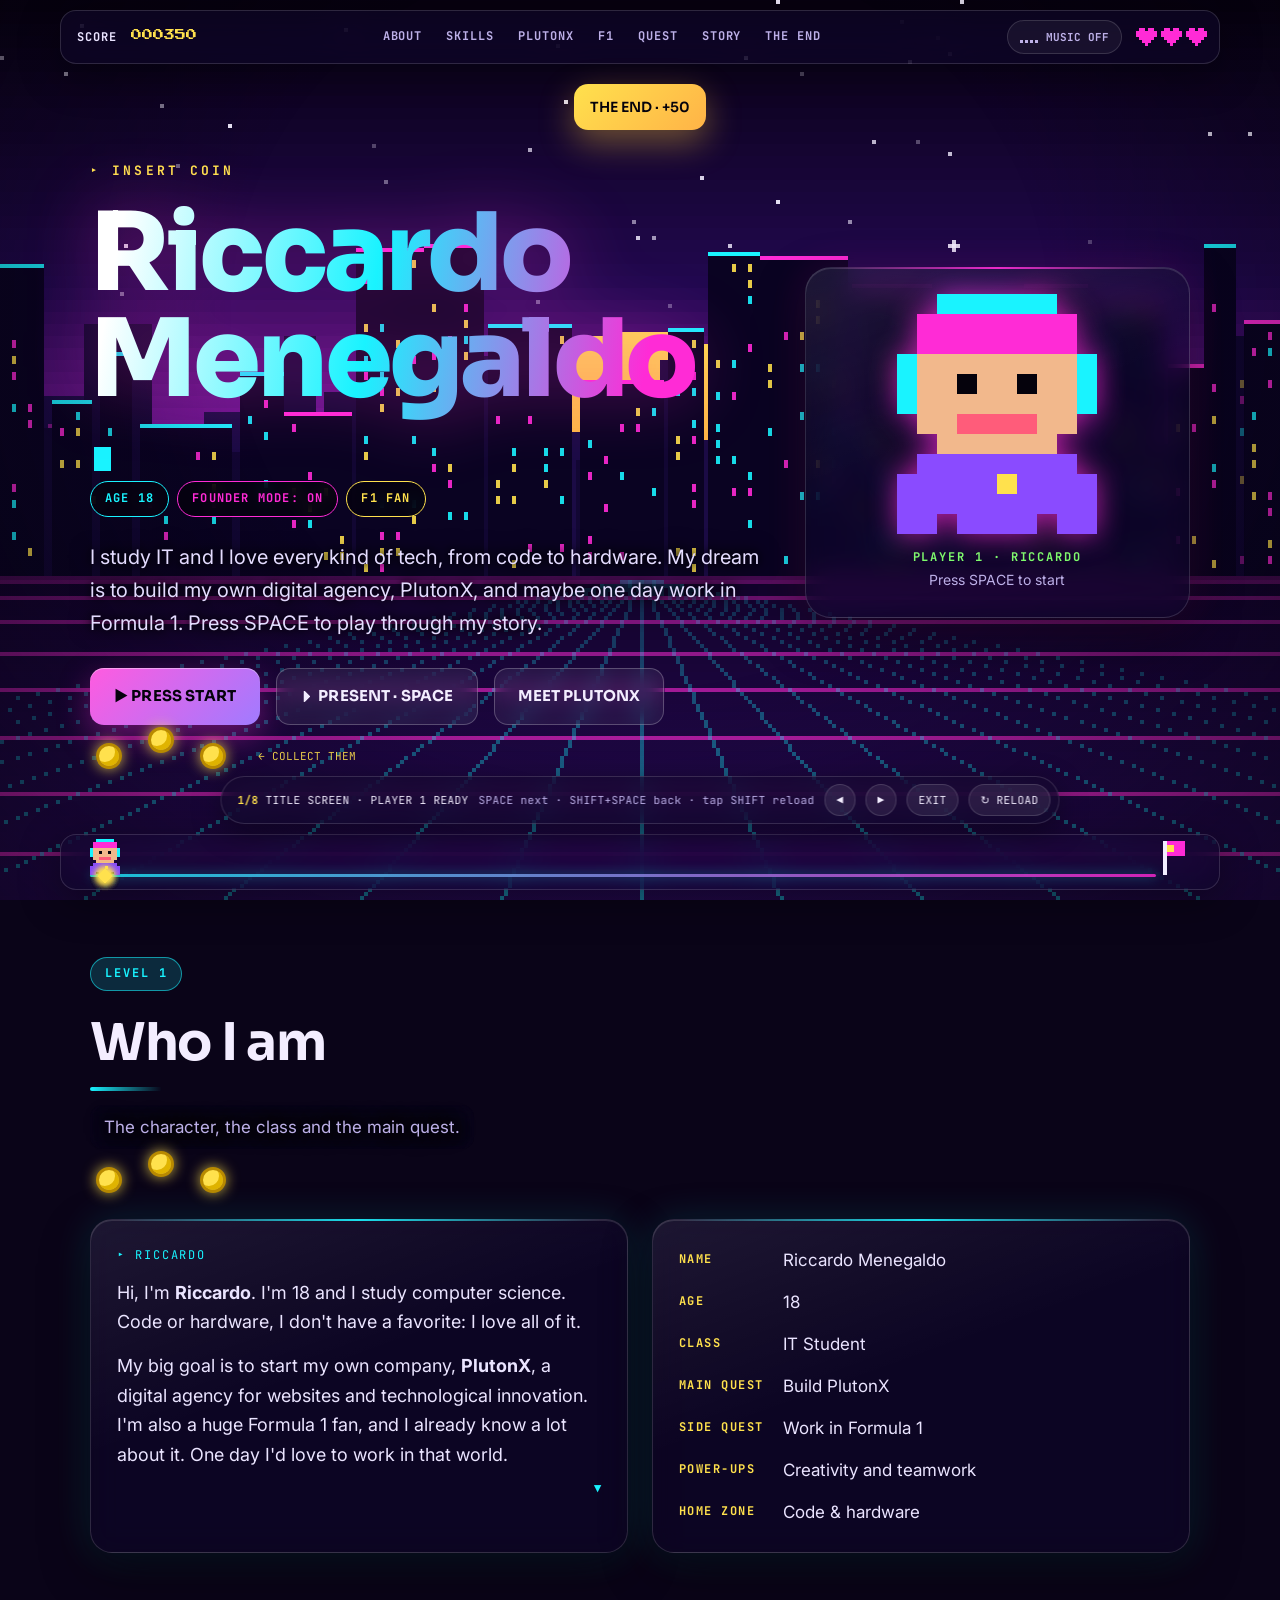
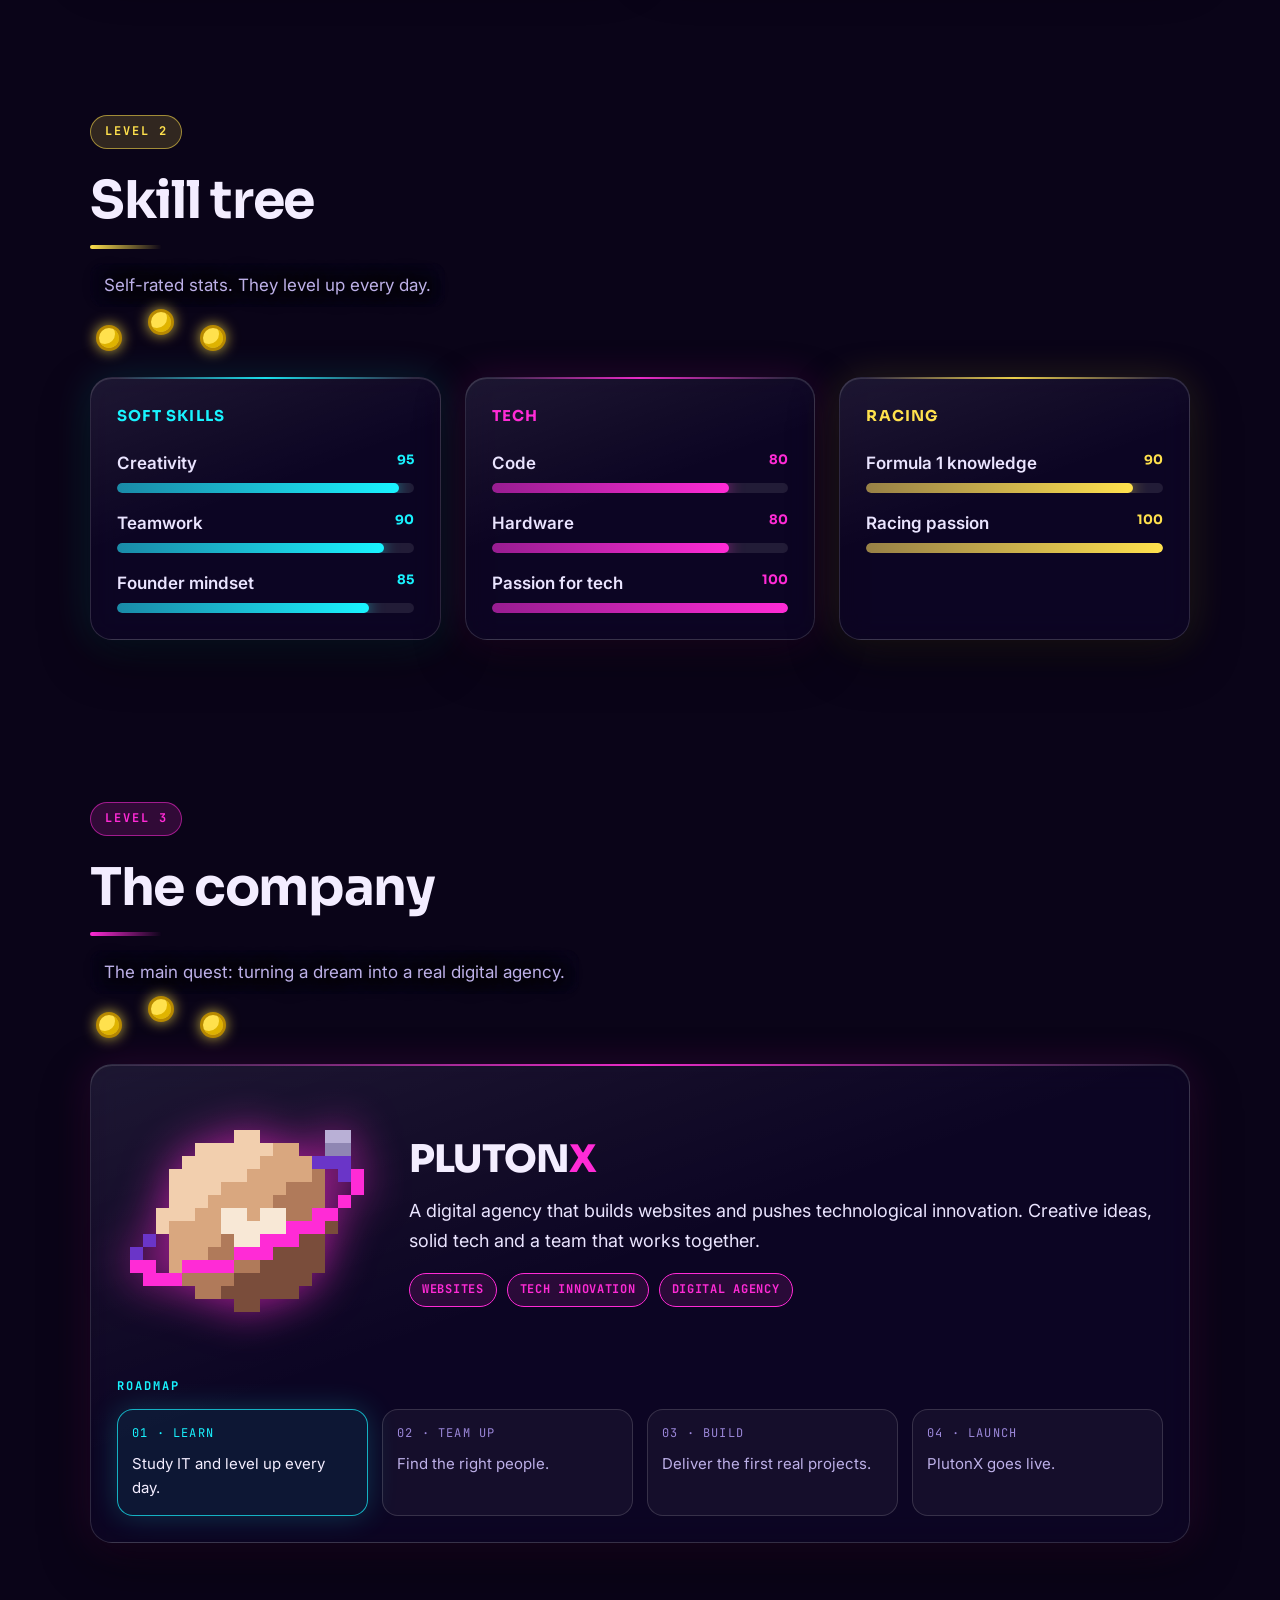
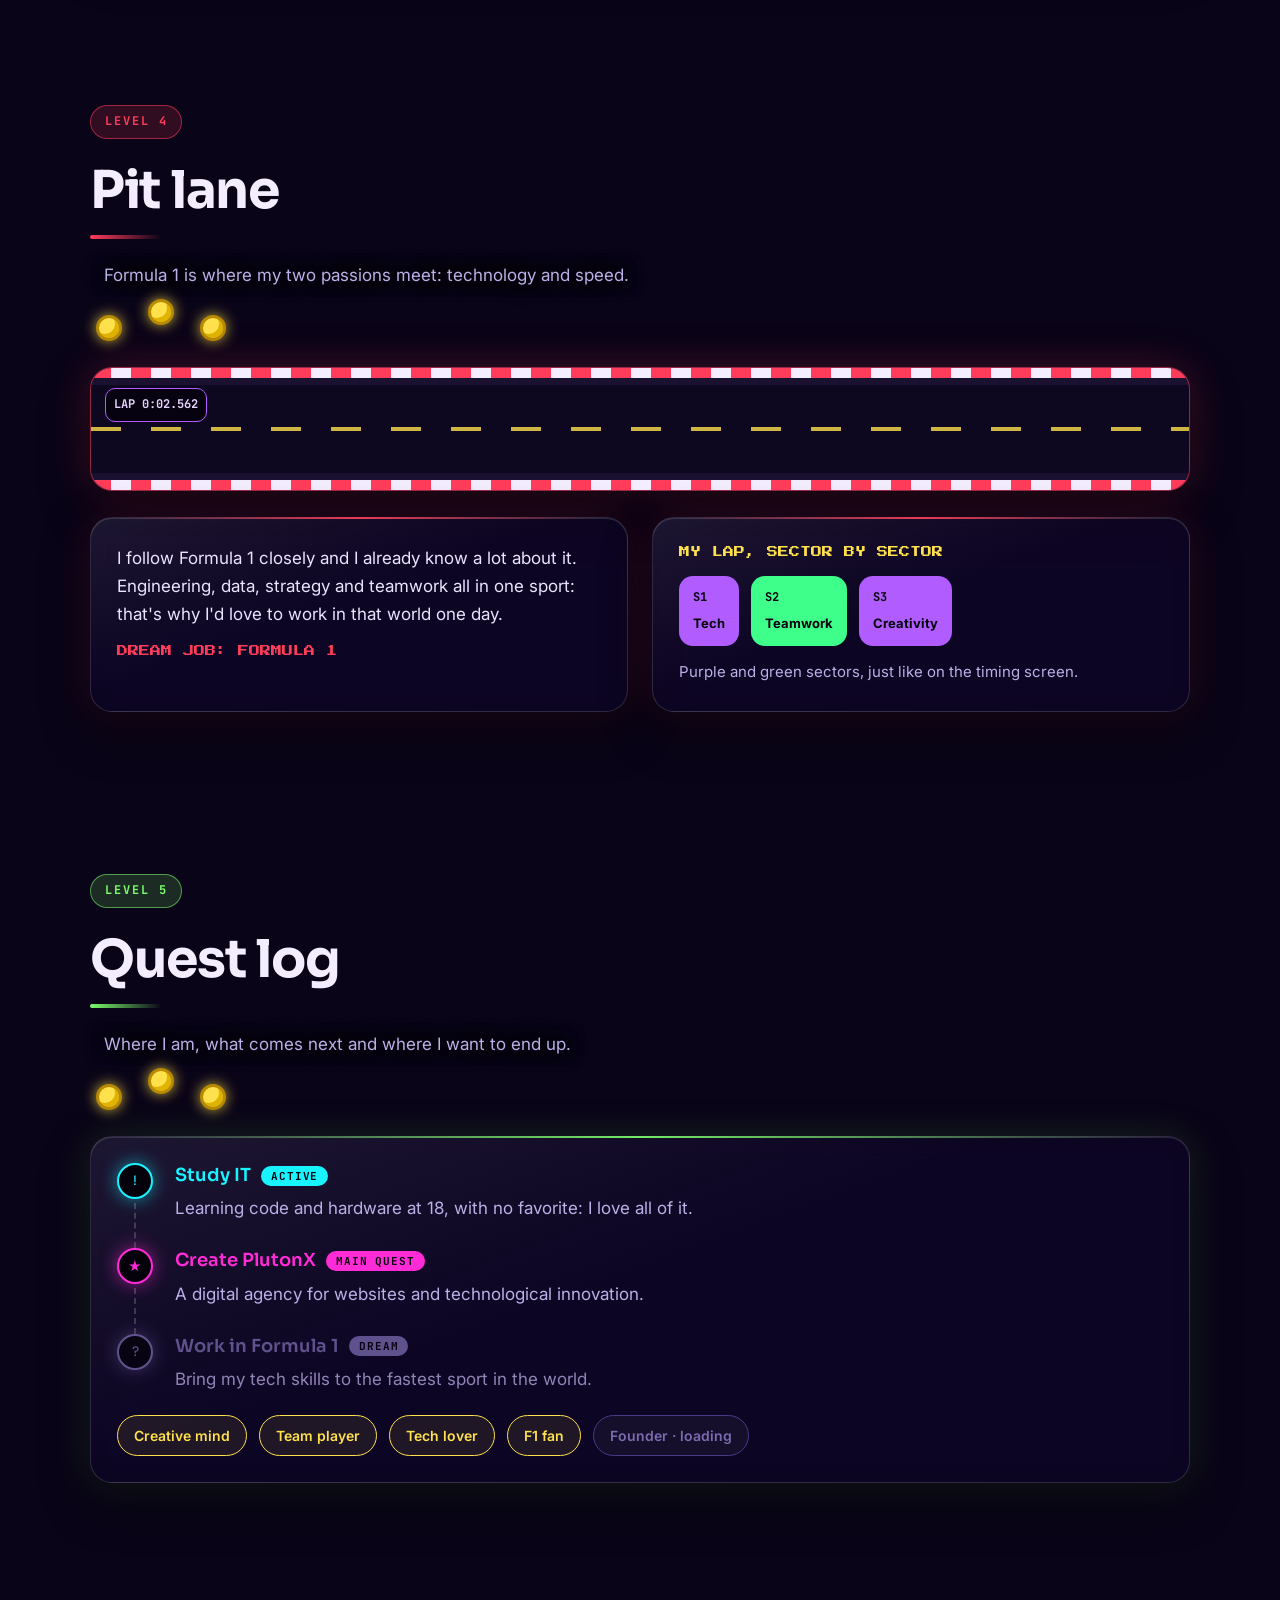
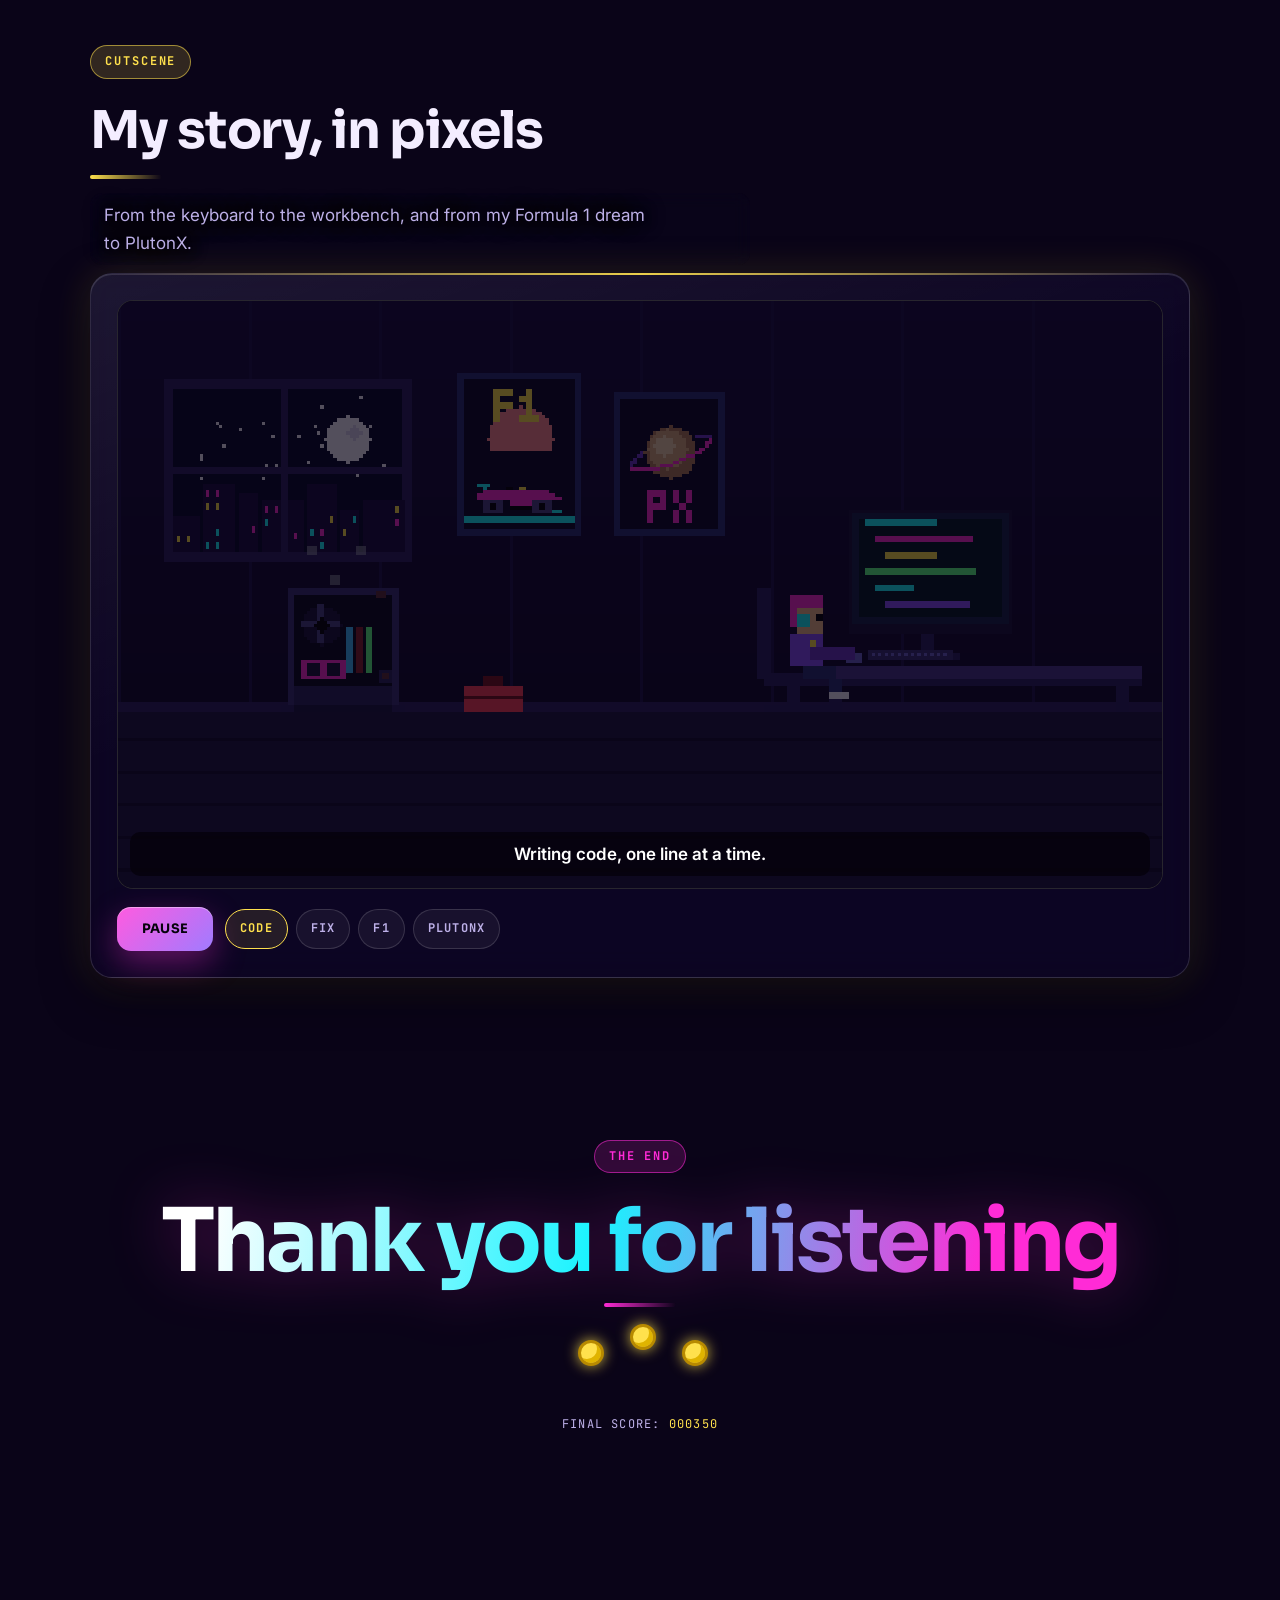
<file: ing/index.html>
<!doctype html>
<html lang="en">
<head>
<meta charset="utf-8">
<meta name="viewport" content="width=device-width,initial-scale=1,viewport-fit=cover">
<meta name="description" content="Riccardo Menegaldo, 18, IT student and future founder of PlutonX. My story as a neon pixel art video game.">
<meta name="theme-color" content="#0A0418">
<meta property="og:title" content="Riccardo Menegaldo">
<meta property="og:description" content="IT student, future founder of PlutonX, Formula 1 fan. Play through my story.">
<link rel="icon" href="data:image/svg+xml,%3Csvg xmlns='http://www.w3.org/2000/svg' viewBox='0 0 16 16' shape-rendering='crispEdges'%3E%3Crect width='16' height='16' fill='%230A0418'/%3E%3Crect x='4' y='4' width='8' height='8' fill='%23D9A77F'/%3E%3Crect x='3' y='5' width='10' height='6' fill='%23D9A77F'/%3E%3Crect x='5' y='3' width='6' height='10' fill='%23D9A77F'/%3E%3Crect x='1' y='9' width='14' height='2' fill='%23FF2BD6'/%3E%3Crect x='4' y='6' width='2' height='2' fill='%23F8E8D6'/%3E%3C/svg%3E">
<style>html,body{margin:0}img{max-width:100%}[hidden]{display:none!important}</style>
<title>Riccardo Menegaldo</title>
<link rel="stylesheet" href="https://fonts.googleapis.com/css2?family=Press+Start+2P&family=Sora:wght@500;600;700;800&family=Inter:wght@400;500;600;700&family=JetBrains+Mono:wght@500;700&display=swap">
<style>
/* Layout: a fixed pixel-art synthwave world (canvas) behind a scrolling one-page game: title screen, 4 levels, final continue screen. HUD on top, runner progress bar at the bottom. Deliberately single dark neon look. */
:root{
  --bg:#0A0418; --panel:rgba(14,6,34,.86); --ink:#05020C; --fg:#F3EDFF; --muted:#BDB0E8;
  --mag:#FF2BD6; --red:#FF3D5A; --cyan:#19F3FF; --yel:#FFE14D; --vio:#8A4BFF; --lime:#7CFF6B;
  --display:'Press Start 2P',ui-monospace,monospace; --body:'Chakra Petch',system-ui,sans-serif;
  color-scheme:dark;
}
*{box-sizing:border-box}
html{scroll-behavior:smooth}
@media (prefers-reduced-motion:reduce){html{scroll-behavior:auto}}
body{margin:0;background:var(--bg);color:var(--fg);font-family:var(--body);font-size:17px;line-height:1.55;
  padding-left:max(16px,env(safe-area-inset-left,0px));padding-right:max(16px,env(safe-area-inset-right,0px));padding-block:0}
button,a{font:inherit;color:inherit}
:focus-visible{outline:3px solid var(--yel);outline-offset:3px}
#bg{position:fixed;inset:0;width:100vw;height:100vh;image-rendering:pixelated;z-index:0;display:block}
.vig{position:fixed;inset:0;z-index:1;pointer-events:none;background:radial-gradient(ellipse at 50% 40%,transparent 40%,rgba(5,2,12,.7) 100%)}
body::after{content:"";position:fixed;inset:0;pointer-events:none;z-index:60;background:repeating-linear-gradient(0deg,rgba(0,0,0,.2) 0 1px,transparent 1px 3px)}

/* HUD */
.hud{position:fixed;left:0;right:0;top:0;z-index:30;display:flex;align-items:center;justify-content:space-between;gap:12px;
  padding:calc(10px + env(safe-area-inset-top,0px)) max(16px,env(safe-area-inset-right,0px)) 10px max(16px,env(safe-area-inset-left,0px));
  background:linear-gradient(rgba(5,2,12,.92),rgba(5,2,12,.6));border-bottom:2px solid rgba(255,43,214,.5);font-family:var(--display);font-size:11px}
.hud b{color:var(--yel);font-weight:400;font-variant-numeric:tabular-nums}
.hud .lv{color:var(--cyan);text-shadow:0 0 8px var(--cyan);text-align:center;flex:1;min-width:0;white-space:nowrap;overflow:hidden;text-overflow:ellipsis}
.hearts{display:flex;gap:4px}
.hearts svg{width:21px;height:18px;fill:var(--mag);filter:drop-shadow(0 0 4px var(--mag))}

main{position:relative;z-index:5;max-width:1100px;margin:0 auto;padding-top:56px;padding-bottom:96px}
section{padding-block:clamp(48px,9vh,96px);scroll-margin-top:60px}
.lvtag{display:inline-block;align-self:flex-start;font-family:var(--display);font-size:11px;color:var(--ink);background:var(--c,var(--cyan));padding:6px 10px;box-shadow:0 0 18px var(--c,var(--cyan))}
h2{font-family:var(--display);font-weight:400;font-size:clamp(20px,3.6vw,32px);line-height:1.35;margin:16px 0 0;color:var(--fg);text-shadow:0 0 10px var(--c,var(--cyan)),0 0 30px var(--c,var(--cyan));text-wrap:balance}
.sechead{display:flex;flex-direction:column;gap:6px;margin-bottom:8px}
.sechead p{margin:8px 0 0;color:var(--muted);max-width:60ch}
.box{background:var(--panel);border:3px solid var(--c,var(--cyan));box-shadow:0 0 0 3px var(--ink),0 0 26px color-mix(in srgb,var(--c,var(--cyan)) 55%,transparent),8px 8px 0 3px var(--ink);padding:22px;min-width:0}
.cols{display:grid;grid-template-columns:repeat(auto-fit,minmax(min(100%,300px),1fr));gap:24px}

/* coins */
.coinrow{display:flex;gap:26px;margin:18px 0 26px;padding-left:6px}
.coin{width:26px;height:26px;border-radius:50%;border:3px solid #b88a00;background:var(--yel);box-shadow:0 0 14px rgba(255,225,77,.8),inset -4px -4px 0 #e0b400;cursor:pointer;padding:0;animation:spin 1.2s steps(6) infinite;position:relative}
.coin:nth-child(2){margin-top:-16px;animation-delay:-.4s}
.coin:nth-child(3){animation-delay:-.8s}
.coin.got{animation:none;opacity:.18;transform:scale(.7);pointer-events:none;box-shadow:none}
.coinlabel{font-family:var(--display);font-size:10px;color:var(--yel);align-self:center;margin-left:6px;opacity:.9}
@keyframes spin{0%{transform:scaleX(1)}50%{transform:scaleX(.25)}100%{transform:scaleX(1)}}
.pop{position:fixed;z-index:70;font-family:var(--display);font-size:14px;color:var(--yel);text-shadow:0 0 8px var(--yel);pointer-events:none;animation:rise .9s steps(9) forwards}
@keyframes rise{to{transform:translateY(-48px);opacity:0}}

/* hero */
#hero{--c:var(--mag);padding-top:clamp(40px,8vh,90px)}
.herogrid{display:grid;grid-template-columns:minmax(0,1.4fr) minmax(240px,.8fr);gap:40px;align-items:center}
.insert{font-family:var(--display);font-size:12px;color:var(--yel);animation:blink 1.1s steps(2) infinite;margin:0 0 20px}
@keyframes blink{50%{opacity:0}}
h1{font-family:var(--display);font-weight:400;font-size:clamp(24px,5.2vw,58px);line-height:1.2;margin:0;color:var(--fg);
  text-shadow:4px 0 var(--mag),-4px 0 var(--cyan),0 0 34px rgba(255,43,214,.6);animation:glitch 4s steps(1) infinite;overflow-wrap:anywhere}
@keyframes glitch{0%,90%,100%{text-shadow:4px 0 var(--mag),-4px 0 var(--cyan),0 0 34px rgba(255,43,214,.6)}92%{text-shadow:-6px 2px var(--mag),6px -2px var(--cyan),0 0 34px rgba(255,43,214,.6)}95%{text-shadow:6px -2px var(--mag),-6px 2px var(--cyan),0 0 34px rgba(255,43,214,.6)}}
.role{font-family:var(--display);font-size:clamp(12px,1.8vw,17px);color:var(--cyan);text-shadow:0 0 10px var(--cyan);margin:26px 0 0;min-height:1.6em}
.caret{display:inline-block;width:.7em;height:1em;background:var(--cyan);vertical-align:-.12em;margin-left:4px;animation:blink 1s steps(2) infinite}
.lead{font-size:19px;max-width:52ch;margin:22px 0 28px;color:var(--fg);text-shadow:0 0 6px #05020C,0 0 14px #05020C,0 0 22px #05020C}
.insert,.role,.sechead p{text-shadow:0 0 6px #05020C,0 0 14px #05020C,0 0 22px #05020C}
.btns{display:flex;flex-wrap:wrap;gap:16px}
.btn{font-family:var(--display);font-size:13px;text-decoration:none;cursor:pointer;border:0;padding:16px 20px;background:var(--mag);color:var(--ink);box-shadow:0 5px 0 #8f0f77,0 0 24px rgba(255,43,214,.6);display:inline-block;transition:transform .08s,box-shadow .08s}
.btn:hover{filter:brightness(1.12)}
.btn:active{transform:translateY(5px);box-shadow:0 0 0 #8f0f77,0 0 24px rgba(255,43,214,.6)}
.btn.alt{background:transparent;color:var(--cyan);border:3px solid var(--cyan);padding:13px 17px;box-shadow:0 0 18px rgba(25,243,255,.45)}
.btn.alt:active{box-shadow:0 0 18px rgba(25,243,255,.45)}
.pcard{--c:var(--mag);display:flex;flex-direction:column;align-items:center;gap:14px;text-align:center}
.pcard canvas{width:100%;max-width:200px;aspect-ratio:5/6;image-rendering:pixelated;animation:bob 1.2s steps(2) infinite;filter:drop-shadow(0 0 14px rgba(255,43,214,.7))}
@keyframes bob{50%{transform:translateY(-8px)}}
.pcard .cap{font-family:var(--display);font-size:11px;color:var(--lime);margin:0}
.pcard .cap2{font-size:14px;color:var(--muted);margin:0}

/* about */
#l1{--c:var(--cyan)}
.dialog{position:relative;font-size:19px}
.dialog p{margin:0 0 14px}
.dialog p:last-of-type{margin-bottom:0}
.dialog .arrow{display:block;text-align:right;color:var(--cyan);font-family:var(--display);font-size:12px;animation:blink 1s steps(2) infinite;margin-top:10px}
.speaker{font-family:var(--display);font-size:11px;color:var(--cyan);margin:0 0 12px!important}
dl{margin:0;display:grid;grid-template-columns:auto 1fr;gap:12px 16px}
dt{font-family:var(--display);font-size:10px;color:var(--yel);padding-top:5px;line-height:1.5}
dd{margin:0}

/* skills */
#l2{--c:var(--yel)}
.skillbox h3{font-family:var(--display);font-weight:400;font-size:14px;margin:0 0 18px;color:var(--c)}
.skill{margin-bottom:16px}
.skill:last-child{margin-bottom:0}
.srow{display:flex;justify-content:space-between;gap:10px;font-weight:500;margin-bottom:6px}
.srow span:last-child{font-family:var(--display);font-size:11px;color:var(--fg)}
.meter{height:16px;background:var(--ink);border:2px solid #3a2a6e;padding:2px}
.meter i{display:block;height:100%;width:var(--v);background:repeating-linear-gradient(90deg,var(--c) 0 8px,transparent 8px 10px);box-shadow:0 0 10px var(--c)}
.in .meter i{animation:fill 1.1s steps(14) both}
@keyframes fill{from{width:0}}
.skillbox:nth-child(1){--c:var(--cyan)} .skillbox:nth-child(2){--c:var(--mag)} .skillbox:nth-child(3){--c:var(--yel)}

/* quests */
#l4{--c:var(--lime)}
.quests{display:flex;flex-direction:column;gap:0;position:relative}
.quest{display:grid;grid-template-columns:44px minmax(0,1fr);gap:18px;padding-bottom:26px;position:relative}
.quest:last-child{padding-bottom:0}
.quest::before{content:"";position:absolute;left:19px;top:30px;bottom:0;border-left:4px dashed #4a3a8a}
.quest:last-child::before{display:none}
.node{width:42px;height:42px;background:var(--ink);border:3px solid var(--q,var(--lime));display:grid;place-items:center;font-family:var(--display);font-size:13px;color:var(--q,var(--lime));box-shadow:0 0 14px var(--q,var(--lime));transform:rotate(45deg);margin:2px 0 0 2px;width:34px;height:34px}
.node span{transform:rotate(-45deg)}
.quest h3{margin:0;font-family:var(--display);font-weight:400;font-size:13px;line-height:1.6;color:var(--q,var(--lime))}
.quest p{margin:6px 0 0;color:var(--muted)}
.quest.active{--q:var(--cyan)} .quest.locked{--q:#7b6bb0;opacity:.75}
.status{font-family:var(--display);font-size:10px;color:var(--ink);background:var(--q,var(--lime));padding:3px 7px;margin-left:8px;vertical-align:middle}
.trophies{display:flex;flex-wrap:wrap;gap:12px;margin-top:22px}
.troph{font-weight:700;font-size:14px;padding:8px 12px;border:2px solid var(--yel);color:var(--yel);background:var(--ink);box-shadow:0 0 12px rgba(255,225,77,.35)}
.troph.off{border-color:#4a3a8a;color:#7b6bb0;box-shadow:none}

/* contact */
#l5{--c:var(--mag);text-align:center}
#l5 .sechead{align-items:center}
.continue{font-family:var(--display);font-size:clamp(26px,6vw,60px);color:var(--fg);text-shadow:0 0 14px var(--mag),0 0 40px var(--mag);margin:20px 0 6px;animation:blink 1.4s steps(2) infinite}
.count{font-family:var(--display);font-size:clamp(60px,14vw,150px);line-height:1;color:var(--yel);text-shadow:0 0 20px var(--yel);margin:0 0 26px}
.contacts{display:grid;grid-template-columns:repeat(auto-fit,minmax(min(100%,280px),1fr));gap:20px;text-align:left}
.contact{display:flex;flex-direction:column;gap:10px;align-items:flex-start}
.contact .k{font-family:var(--display);font-size:11px;color:var(--yel)}
.contact .v{font-family:var(--body);font-weight:700;font-size:18px;overflow-wrap:anywhere}
.contact button{font-family:var(--display);font-size:11px;background:transparent;border:2px solid var(--c);color:var(--c);padding:9px 12px;cursor:pointer}
.contact button:hover{background:var(--c);color:var(--ink)}
.thanks{font-family:var(--display);font-size:11px;color:var(--muted);margin-top:46px;line-height:2}

/* runner track */
.track{position:fixed;left:0;right:0;bottom:0;z-index:30;padding:10px max(16px,env(safe-area-inset-right,0px)) calc(10px + env(safe-area-inset-bottom,0px)) max(16px,env(safe-area-inset-left,0px));
  background:linear-gradient(rgba(5,2,12,.6),rgba(5,2,12,.92));border-top:2px solid rgba(25,243,255,.5)}
.rail{position:relative;height:38px;max-width:1100px;margin:0 auto}
.rail::before{content:"";position:absolute;left:0;right:34px;bottom:4px;height:4px;background:repeating-linear-gradient(90deg,var(--cyan) 0 10px,transparent 10px 14px);box-shadow:0 0 10px var(--cyan)}
#runner{position:absolute;left:0;bottom:6px;width:30px;height:36px;image-rendering:pixelated}
.flag{position:absolute;right:0;bottom:6px;width:28px;height:34px}
.mk{position:absolute;bottom:0;width:10px;height:10px;background:var(--yel);box-shadow:0 0 8px var(--yel);transform:rotate(45deg)}
.mk.done{background:#4a3a8a;box-shadow:none}

.toast{position:fixed;left:50%;top:calc(72px + env(safe-area-inset-top,0px));transform:translate(-50%,-12px);z-index:80;font-family:var(--display);font-size:12px;line-height:1.6;color:var(--ink);background:var(--yel);padding:12px 16px;border:3px solid var(--ink);box-shadow:0 0 24px rgba(255,225,77,.7);opacity:0;pointer-events:none;transition:.25s;max-width:92vw;text-align:center}
.toast.on{opacity:1;transform:translate(-50%,0)}

@media (max-width:820px){
  .herogrid{grid-template-columns:minmax(0,1fr)}.plx{grid-template-columns:minmax(0,1fr)}
  .pcard{order:-1;flex-direction:row;text-align:left;align-items:center}
  .pcard canvas{max-width:96px}
  .hud{font-size:10px}
  .hud .lv{display:none}
}
@media (max-width:480px){.box{padding:16px}.coinrow{gap:20px}.hearts svg{width:17px;height:15px}}
@media (prefers-reduced-motion:reduce){*{animation:none!important;transition:none!important}.car{left:40%!important}}

.tag{font-size:13px;font-weight:700;padding:4px 10px;border:2px solid var(--c);color:var(--c);letter-spacing:.06em}
.ribbon{display:flex;flex-wrap:wrap;gap:10px;margin:0 0 24px}
.rb{font-family:var(--display);font-size:10px;padding:8px 10px;border:2px solid var(--cyan);color:var(--cyan);background:rgba(5,2,12,.75)}
.rb:nth-child(2){border-color:var(--mag);color:var(--mag)} .rb:nth-child(3){border-color:var(--yel);color:var(--yel)}
/* plutonx */
#l3{--c:var(--mag)}
.plx{display:grid;grid-template-columns:minmax(180px,260px) minmax(0,1fr);gap:32px;align-items:center}
.plx canvas{width:100%;max-width:260px;aspect-ratio:1;image-rendering:pixelated;filter:drop-shadow(0 0 22px rgba(255,43,214,.65));animation:bob 2.4s steps(3) infinite;justify-self:center}
.plx h3{font-family:var(--display);font-weight:400;font-size:clamp(22px,3.6vw,38px);line-height:1.3;margin:0 0 12px;color:var(--fg);text-shadow:0 0 14px var(--mag)}
.plx h3 span{color:var(--mag)}
.plx p{margin:0;font-size:19px}
.mods{display:flex;flex-wrap:wrap;gap:10px;margin-top:18px}
.steps{display:grid;grid-template-columns:repeat(auto-fit,minmax(min(100%,190px),1fr));gap:14px;margin-top:26px}
.step{border:2px solid #4a3a8a;padding:14px;background:var(--ink);color:var(--muted);font-size:15px}
.step b{display:block;font-family:var(--display);font-weight:400;font-size:11px;margin-bottom:8px;color:#9a86d8}
.step.now{border-color:var(--cyan);color:var(--fg);box-shadow:0 0 16px rgba(25,243,255,.5)}
.step.now b{color:var(--cyan)}
.stepcap{font-family:var(--display);font-size:11px;color:var(--cyan);margin:26px 0 0}
/* formula 1 */
#l4{--c:var(--red)}
.road{position:relative;height:124px;overflow:hidden;border:3px solid var(--red);background:linear-gradient(#1a1030 0 14%,#0d0820 14% 86%,#1a1030 86%);box-shadow:0 0 0 3px var(--ink),0 0 28px rgba(255,61,90,.5);margin-bottom:26px}
.road::before,.road::after{content:"";position:absolute;left:0;right:0;height:10px;background:repeating-linear-gradient(90deg,var(--red) 0 20px,#F3EDFF 20px 40px);animation:kerb 1s linear infinite}
.road::before{top:0}.road::after{bottom:0}
.lane{position:absolute;left:0;right:0;top:calc(50% - 2px);height:4px;background:repeating-linear-gradient(90deg,var(--yel) 0 30px,transparent 30px 60px);animation:lane .8s linear infinite;opacity:.8}
@keyframes kerb{to{background-position:-40px 0}}
@keyframes lane{to{background-position:-60px 0}}
.car{position:absolute;bottom:20px;left:-190px;animation:drive 4.6s linear infinite}
.car canvas{display:block;width:156px;height:54px;image-rendering:pixelated;filter:drop-shadow(0 0 10px rgba(255,43,214,.8))}
.car::before{content:"";position:absolute;right:100%;top:16px;width:110px;height:3px;background:linear-gradient(270deg,rgba(25,243,255,.9),transparent);box-shadow:0 12px 0 rgba(255,43,214,.7),0 24px 0 rgba(25,243,255,.5)}
@keyframes drive{to{left:100%}}
.sectors{display:flex;flex-wrap:wrap;gap:12px;margin-bottom:14px}
.sec{font-family:var(--display);font-size:11px;padding:10px 12px;color:var(--ink)}
.sec small{font-family:var(--body);font-weight:700;font-size:13px;display:block;margin-top:5px}
.sec.p{background:#B05CFF}.sec.g{background:#3DFF8A}
.f1p{margin:0 0 14px}
@media (max-width:820px){.plx{grid-template-columns:minmax(0,1fr)}}

/* v3: HUD nav, music, polish */
.mid{flex:1;min-width:0;display:flex;justify-content:center}
.hnav{display:none;gap:4px}
.hnav a{font-family:var(--display);font-size:10px;color:var(--muted);text-decoration:none;padding:8px 9px;border-bottom:3px solid transparent}
.hnav a:hover{color:var(--fg)}
.hnav a[aria-current="true"]{color:var(--cyan);border-bottom-color:var(--cyan);text-shadow:0 0 8px var(--cyan)}
@media (min-width:1080px){.hnav{display:flex}.hud .lv{display:none}}
.rt{display:flex;align-items:center;gap:14px}
.mus{display:flex;align-items:center;gap:8px;background:transparent;border:2px solid #4a3a8a;color:var(--muted);font-family:var(--display);font-size:10px;padding:6px 9px;cursor:pointer}
.mus.on{border-color:var(--lime);color:var(--lime);box-shadow:0 0 12px rgba(124,255,107,.45)}
.eq{display:flex;align-items:flex-end;gap:2px;height:12px}
.eq i{width:3px;background:currentColor;height:3px;display:block}
.mus.on .eq i{animation:eq .6s steps(4) infinite}
.eq i:nth-child(2){animation-delay:-.15s}.eq i:nth-child(3){animation-delay:-.3s}.eq i:nth-child(4){animation-delay:-.45s}
@keyframes eq{0%,100%{height:3px}50%{height:12px}}
@media (max-width:560px){.mus #musTxt{display:none}.rt{gap:8px}}
h2::after{content:"";display:block;width:120px;height:6px;margin-top:14px;background:repeating-linear-gradient(90deg,var(--c,var(--cyan)) 0 12px,transparent 12px 18px);box-shadow:0 0 12px var(--c,var(--cyan))}
#l5 h2::after{margin-left:auto;margin-right:auto}
.sechead p{background:rgba(5,2,12,.6);padding:6px 10px;align-self:flex-start}
#l5 .sechead p{align-self:center}
p{text-wrap:pretty}
.box{background-image:linear-gradient(rgba(255,255,255,.035),transparent 40%)}
body{cursor:url("data:image/svg+xml,%3Csvg xmlns='http://www.w3.org/2000/svg' width='24' height='24'%3E%3Cpolygon points='2,2 2,18 7,14 10,21 13,20 10,13 16,13' fill='%2319F3FF' stroke='%2305020C' stroke-width='1.5'/%3E%3C/svg%3E") 2 2,auto}
button,a,.coin{cursor:pointer}
.turbo #bg{animation:hue 3s linear infinite}
@keyframes hue{to{filter:hue-rotate(360deg)}}
.lap{position:absolute;left:14px;top:20px;z-index:2;font-family:var(--display);font-size:11px;color:#E6D2FF;background:rgba(5,2,12,.85);padding:6px 8px;border:2px solid #B05CFF;font-variant-numeric:tabular-nums}

/* ===== v4: modern glass UI on top of the pixel world ===== */
:root{--body:'Inter',system-ui,sans-serif;--head:'Sora','Inter',system-ui,sans-serif;--mono:'JetBrains Mono',ui-monospace,monospace;--glass:rgba(16,9,40,.55);--edge:rgba(255,255,255,.14)}
body{font-family:var(--body);font-size:17px;line-height:1.65;color:#EAE4FF}
body::after{display:none}
.vig{background:radial-gradient(ellipse at 50% 35%,transparent 45%,rgba(5,2,12,.6) 100%)}
main{padding-top:88px;padding-bottom:120px}
section{scroll-margin-top:84px}
/* HUD + track as floating glass bars */
.hud{left:max(12px,env(safe-area-inset-left,0px));right:max(12px,env(safe-area-inset-right,0px));top:calc(10px + env(safe-area-inset-top,0px));padding:8px 12px 8px 16px;border-radius:16px;border:1px solid var(--edge);
  background:var(--glass);backdrop-filter:blur(16px) saturate(1.4);-webkit-backdrop-filter:blur(16px) saturate(1.4);box-shadow:0 10px 40px rgba(0,0,0,.4);font-family:var(--mono);font-size:12px;font-weight:700;letter-spacing:.08em;max-width:1160px;margin:0 auto}
.hud b{font-family:var(--display);font-size:11px;letter-spacing:0;margin-left:6px}
.hud .lv{font-size:12px;text-shadow:none}
.hnav a{font-family:var(--mono);font-size:12px;font-weight:700;letter-spacing:.08em;border-radius:10px;border-bottom:0;padding:8px 10px}
.hnav a:hover{background:rgba(255,255,255,.08)}
.hnav a[aria-current="true"]{background:rgba(25,243,255,.14);color:var(--cyan);text-shadow:none}
.mus{font-family:var(--mono);font-size:11px;font-weight:700;border-radius:999px;border:1px solid var(--edge);padding:7px 12px;background:rgba(255,255,255,.05)}
.mus.on{border-color:rgba(124,255,107,.6);background:rgba(124,255,107,.1);box-shadow:none}
.hearts svg{filter:none}
.track{left:max(12px,env(safe-area-inset-left,0px));right:max(12px,env(safe-area-inset-right,0px));bottom:calc(10px + env(safe-area-inset-bottom,0px));padding:8px 16px;border-radius:16px;border:1px solid var(--edge);
  background:var(--glass);backdrop-filter:blur(16px) saturate(1.4);-webkit-backdrop-filter:blur(16px) saturate(1.4);box-shadow:0 10px 40px rgba(0,0,0,.4);max-width:1160px;margin:0 auto}
.rail::before{height:3px;border-radius:3px;background:linear-gradient(90deg,var(--cyan),var(--mag));box-shadow:0 0 12px rgba(25,243,255,.6);opacity:.8}
.toast{top:calc(84px + env(safe-area-inset-top,0px));font-family:var(--head);font-weight:600;font-size:14px;border:0;border-radius:14px;background:linear-gradient(135deg,var(--yel),#FFB347);box-shadow:0 12px 34px rgba(255,200,60,.4)}
/* glass cards */
.box{position:relative;background:var(--glass);background-image:linear-gradient(160deg,rgba(255,255,255,.07),transparent 45%);border:1px solid var(--edge);border-radius:22px;padding:26px;
  box-shadow:0 18px 50px rgba(0,0,0,.45),inset 0 1px 0 rgba(255,255,255,.12),0 0 40px color-mix(in srgb,var(--c,var(--cyan)) 14%,transparent);backdrop-filter:blur(14px) saturate(1.3);-webkit-backdrop-filter:blur(14px) saturate(1.3)}
.box::before{content:"";position:absolute;left:26px;right:26px;top:-1px;height:2px;background:linear-gradient(90deg,transparent,var(--c,var(--cyan)),transparent);opacity:.9}
/* type */
h1{font-family:var(--head);font-weight:800;font-size:clamp(46px,8.6vw,108px);line-height:.98;letter-spacing:-.035em;margin:0;
  background:linear-gradient(100deg,#fff 5%,var(--cyan) 42%,var(--mag) 82%);-webkit-background-clip:text;background-clip:text;-webkit-text-fill-color:transparent;color:transparent;text-shadow:none;animation:none;filter:drop-shadow(0 0 34px rgba(255,43,214,.35));padding-bottom:.06em}
.insert{font-family:var(--mono);font-size:13px;font-weight:700;letter-spacing:.24em;text-shadow:none}
.role{font-family:var(--head);font-weight:600;font-size:clamp(17px,2.3vw,24px);text-shadow:none;margin-top:22px}
.lead{font-size:clamp(17px,1.6vw,20px);color:#E4DCFF;max-width:54ch}
h2{font-family:var(--head);font-weight:700;font-size:clamp(30px,4.6vw,52px);line-height:1.08;letter-spacing:-.025em;text-shadow:none;margin-top:18px}
h2::after{width:72px;height:4px;border-radius:4px;background:linear-gradient(90deg,var(--c,var(--cyan)),transparent);box-shadow:none;margin-top:16px}
.lvtag{font-family:var(--mono);font-size:12px;font-weight:700;letter-spacing:.16em;color:var(--c,var(--cyan));background:color-mix(in srgb,var(--c,var(--cyan)) 16%,transparent);border:1px solid color-mix(in srgb,var(--c,var(--cyan)) 55%,transparent);border-radius:999px;padding:6px 14px;box-shadow:none}
.sechead p{font-size:17px;border-radius:12px;background:rgba(10,5,28,.45);backdrop-filter:blur(8px);-webkit-backdrop-filter:blur(8px);padding:8px 14px}
.ribbon{gap:8px}
.rb{font-family:var(--mono);font-size:12px;font-weight:700;letter-spacing:.1em;border-width:1px;border-radius:999px;padding:7px 14px;backdrop-filter:blur(8px)}
/* buttons */
.btn{font-family:var(--head);font-weight:700;font-size:15px;letter-spacing:.01em;border-radius:14px;padding:16px 24px;color:var(--ink);background:linear-gradient(135deg,#FF5BE0,#A07BFF);box-shadow:0 12px 32px rgba(255,43,214,.35),inset 0 1px 0 rgba(255,255,255,.4)}
.btn:hover{transform:translateY(-2px);filter:brightness(1.08)}
.btn:active{transform:translateY(0);box-shadow:0 6px 18px rgba(255,43,214,.3),inset 0 1px 0 rgba(255,255,255,.4)}
.btn.alt{background:rgba(255,255,255,.06);color:var(--fg);border:1px solid rgba(255,255,255,.24);box-shadow:none;padding:15px 23px;backdrop-filter:blur(10px)}
.btn.alt:hover{background:rgba(255,255,255,.12)}
/* hero card */
.pcard{border-radius:26px}
.pcard .cap{font-family:var(--mono);font-size:12px;letter-spacing:.16em;font-weight:700}
.pcard .cap2{font-size:14px}
/* about */
.dialog{font-size:18px}
.speaker{font-family:var(--mono)!important;font-size:12px!important;letter-spacing:.16em}
.dialog .arrow{font-family:var(--mono)}
dt{font-family:var(--mono);font-size:12px;letter-spacing:.12em;padding-top:4px;font-weight:700}
dl{gap:14px 20px}
/* skills */
.skillbox h3{font-family:var(--head);font-weight:700;font-size:15px;letter-spacing:.08em;margin-bottom:20px}
.srow{font-weight:600}
.srow span:last-child{font-family:var(--head);font-weight:700;font-size:13px;color:var(--c)}
.meter{height:10px;border-radius:999px;background:rgba(255,255,255,.09);border:0;padding:0;overflow:hidden}
.meter i{border-radius:999px;background:linear-gradient(90deg,color-mix(in srgb,var(--c) 55%,#1a0b3d),var(--c));box-shadow:0 0 16px color-mix(in srgb,var(--c) 75%,transparent)}
.in .meter i{animation:fill 1.2s cubic-bezier(.2,.8,.2,1) both}
/* plutonx */
.plx h3{font-family:var(--head);font-weight:800;letter-spacing:-.02em;text-shadow:none}
.plx p{font-size:18px}
.tag{font-family:var(--mono);font-size:12px;font-weight:700;border-width:1px;border-radius:999px;padding:6px 12px;background:color-mix(in srgb,var(--c) 12%,transparent)}
.stepcap{font-family:var(--mono);font-size:12px;letter-spacing:.16em;font-weight:700}
.step{border:1px solid var(--edge);border-radius:16px;background:rgba(255,255,255,.04);font-size:15px}
.step b{font-family:var(--mono);font-size:12px;letter-spacing:.1em}
.step.now{border-color:rgba(25,243,255,.7);background:rgba(25,243,255,.08);box-shadow:0 0 30px rgba(25,243,255,.2)}
/* f1 */
.road{border-radius:22px;border:1px solid rgba(255,61,90,.55);box-shadow:0 18px 50px rgba(0,0,0,.45),0 0 40px rgba(255,61,90,.25)}
.lap{font-family:var(--mono);font-size:12px;font-weight:700;border-radius:10px;border-width:1px}
.sec{font-family:var(--mono);font-size:12px;font-weight:700;border-radius:14px;padding:12px 14px}
.sec small{font-family:var(--body);font-weight:700}
/* quests */
.quest h3{font-family:var(--head);font-weight:600;font-size:18px;line-height:1.4}
.node{transform:none;border-radius:50%;width:36px;height:36px;margin:0;border-width:2px;box-shadow:0 0 18px color-mix(in srgb,var(--q,var(--lime)) 55%,transparent);font-family:var(--head)}
.node span{transform:none}
.quest{grid-template-columns:40px minmax(0,1fr)}
.quest::before{left:17px;top:40px;border-left:2px dashed rgba(255,255,255,.18)}
.status{font-family:var(--mono);font-size:11px;font-weight:700;letter-spacing:.08em;border-radius:999px;padding:3px 10px;margin-left:10px}
.troph{border-radius:999px;border-width:1px;box-shadow:none;background:rgba(255,225,77,.08);font-weight:600;padding:8px 16px}
.troph.off{background:rgba(255,255,255,.04)}
/* contact */
.contact .k{font-family:var(--mono);font-size:12px;letter-spacing:.16em}
.contact .v{font-family:var(--head);font-weight:600;font-size:clamp(17px,2.4vw,22px)}
.contact button{font-family:var(--head);font-weight:700;font-size:13px;border-radius:10px;border-width:1px;padding:9px 16px}
.thanks{font-family:var(--mono);font-size:12px;letter-spacing:.1em;line-height:2.1}
#l5 .sechead p{align-self:center}
.coinlabel{font-family:var(--mono);font-size:11px}
@media (max-width:560px){.box{padding:20px;border-radius:18px}.hud{padding:6px 10px 6px 12px}main{padding-top:80px}}

/* cutscene */
.screen{position:relative;border-radius:16px;overflow:hidden;border:1px solid var(--edge);background:#05020C}
#story{display:block;width:100%;max-width:100%;aspect-ratio:16/9;image-rendering:pixelated}
.sub{position:absolute;left:12px;right:12px;bottom:12px;text-align:center;font-weight:600;font-size:clamp(13px,1.7vw,17px);background:rgba(5,2,12,.82);padding:8px 14px;border-radius:10px;color:#fff}
.ctl{display:flex;flex-wrap:wrap;gap:12px;align-items:center;margin-top:18px}
.btn.play{padding:11px 22px;font-size:13px;min-width:96px}
.chap{display:flex;flex-wrap:wrap;gap:8px}
.chip2{font-family:var(--mono);font-size:12px;font-weight:700;letter-spacing:.1em;padding:9px 14px;border-radius:999px;border:1px solid var(--edge);background:rgba(255,255,255,.05);color:var(--muted)}
.chip2[aria-current="true"]{border-color:var(--yel);color:var(--yel);background:rgba(255,225,77,.1)}
#l5 h2{font-size:clamp(34px,7.4vw,88px);line-height:1.02;letter-spacing:-.035em;background:linear-gradient(100deg,#fff 5%,var(--cyan) 45%,var(--mag) 85%);-webkit-background-clip:text;background-clip:text;-webkit-text-fill-color:transparent;color:transparent;filter:drop-shadow(0 0 30px rgba(255,43,214,.3));padding-bottom:.08em}
#l5 .coinrow{margin:26px 0}
#l5 .lvtag{align-self:center}

/* ===== presentation mode + Mario-style level warp ===== */
html,body{overflow:hidden;overscroll-behavior:none}
#pres .pc{display:none;font-family:var(--display);font-size:10px;letter-spacing:.04em;color:var(--yel);text-shadow:0 0 10px rgba(255,225,77,.7);animation:cblink 1s steps(2) infinite}
#pres.on{border-color:rgba(255,225,77,.7);box-shadow:0 0 18px rgba(255,225,77,.35),0 8px 30px rgba(0,0,0,.4)}
#pres.on .pc{display:inline}
#pres.on .keys,#pres.on #pt,#pres.on #pn{display:none}
@keyframes cblink{50%{opacity:.35}}

#warp{position:fixed;inset:0;z-index:90;display:none;background:#05020F;cursor:none;overflow:hidden}
#warp.on{display:block}
.wcard{position:absolute;inset:0;display:none;flex-direction:column;align-items:center;justify-content:center;gap:clamp(14px,3vh,26px);text-align:center;padding:24px 24px 90px}
#warp.card .wcard{display:flex}
.wtop{position:absolute;left:0;right:0;top:0;display:flex;justify-content:space-between;padding:18px 24px;font-family:var(--display);font-size:clamp(9px,1.6vw,13px);color:var(--fg);letter-spacing:.06em}
.wtop b{color:var(--yel);font-weight:400}
.wworld{font-family:var(--display);font-size:clamp(22px,5.6vw,58px);color:var(--yel);text-shadow:0 0 18px rgba(255,225,77,.65),4px 4px 0 #8A1BA8;letter-spacing:.04em;line-height:1.3}
.wname{font-family:var(--display);font-size:clamp(11px,2.4vw,22px);color:var(--cyan);text-shadow:0 0 12px var(--cyan);line-height:1.8;max-width:90vw}
.wlives{display:flex;align-items:center;gap:12px;font-family:var(--display);font-size:clamp(12px,2.2vw,20px);color:var(--fg)}
.wlives svg{width:28px;height:24px;fill:var(--mag);filter:drop-shadow(0 0 6px var(--mag))}
.wground{position:absolute;left:0;right:0;bottom:0;height:64px;border-top:4px solid var(--mag);box-shadow:0 -6px 24px rgba(255,43,214,.45);
  background:repeating-linear-gradient(90deg,transparent 0 60px,rgba(255,43,214,.55) 60px 64px),repeating-linear-gradient(0deg,#1a0a3d 0 28px,rgba(255,43,214,.55) 28px 32px),#1a0a3d}
#wspr{position:absolute;bottom:64px;left:0;image-rendering:pixelated;transform:translateX(-120px);filter:drop-shadow(0 0 10px rgba(25,243,255,.6))}
#warp.card #wspr{animation:wrun 1.5s linear forwards,wbob .24s steps(2) infinite}
@keyframes wrun{from{left:0}to{left:calc(100vw + 120px)}}
@keyframes wbob{50%{margin-bottom:6px}}
#pres{position:fixed;left:50%;transform:translateX(-50%);bottom:calc(76px + env(safe-area-inset-bottom,0px));z-index:40;display:flex;align-items:center;gap:10px;padding:7px 8px 7px 16px;border-radius:999px;background:var(--glass);-webkit-backdrop-filter:blur(14px);backdrop-filter:blur(14px);border:1px solid var(--edge);font-family:var(--mono);font-size:11px;color:var(--fg);white-space:nowrap;box-shadow:0 8px 30px rgba(0,0,0,.4)}
#pres{display:flex}
#pres b{color:var(--yel);font-weight:600}
#pres .keys{color:var(--muted)}
#pres button{font:inherit;color:var(--fg);background:rgba(255,255,255,.08);border:1px solid var(--edge);border-radius:999px;padding:6px 11px;cursor:pointer}
#pres button:hover{background:rgba(255,43,214,.3)}
@media (max-width:640px){#pres .keys{display:none}}
</style>
</head>
<body>


<svg width="0" height="0" style="position:absolute" aria-hidden="true"><defs>
<symbol id="heart" viewBox="0 0 7 6"><rect x="1" y="0" width="2" height="1"/><rect x="4" y="0" width="2" height="1"/><rect x="0" y="1" width="7" height="2"/><rect x="1" y="3" width="5" height="1"/><rect x="2" y="4" width="3" height="1"/><rect x="3" y="5" width="1" height="1"/></symbol>
</defs></svg>

<canvas id="bg" aria-hidden="true"></canvas>
<div class="vig"></div>

<header class="hud" aria-label="Game status">
  <div>SCORE <b id="score">000000</b></div>
  <div class="mid">
    <nav class="hnav" aria-label="Levels"><a href="#l1">ABOUT</a><a href="#l2">SKILLS</a><a href="#l3">PLUTONX</a><a href="#l4">F1</a><a href="#l4b">QUEST</a><a href="#cutscene">STORY</a><a href="#l5">THE END</a></nav>
    <div class="lv" id="lvl">TITLE SCREEN</div>
  </div>
  <div class="rt"><button class="mus" id="mus" type="button" aria-pressed="false" aria-label="Music on or off (M)"><span class="eq" aria-hidden="true"><i></i><i></i><i></i><i></i></span><span id="musTxt">MUSIC OFF</span></button><div class="hearts" aria-label="3 lives"><svg><use href="#heart"/></svg><svg><use href="#heart"/></svg><svg><use href="#heart"/></svg></div></div>
</header>

<main>
  <!-- TITLE SCREEN -->
  <section id="hero" data-level="TITLE SCREEN">
    <div class="herogrid">
      <div>
        <p class="insert">&#9656; INSERT COIN</p>
        <h1>Riccardo<br>Menegaldo</h1>
        <p class="role"><span id="role">IT STUDENT</span><span class="caret"></span></p>
        <div class="ribbon" aria-label="In breve"><span class="rb">AGE 18</span><span class="rb">FOUNDER MODE: ON</span><span class="rb">F1 FAN</span></div>
        <p class="lead">I study IT and I love every kind of tech, from code to hardware. My dream is to build my own digital agency, PlutonX, and maybe one day work in Formula 1. Press SPACE to play through my story.</p>
        <div class="btns">
          <a class="btn" href="#l1" id="startBtn">&#9654; PRESS START</a>
          <a class="btn alt" href="#l3" id="presBtn">&#9205; PRESENT · SPACE</a>
          <a class="btn alt" href="#l3">MEET PLUTONX</a>
        </div>
      </div>
      <div class="box pcard">
        <canvas id="hero-sprite" aria-label="Riccardo's pixel art character" role="img"></canvas>
        <div><p class="cap">PLAYER 1 · RICCARDO</p><p class="cap2">Press SPACE to start</p></div>
      </div>
    </div>
    <div class="coinrow" data-coins><button class="coin" type="button" aria-label="Collect coin, 10 points"></button><button class="coin" type="button" aria-label="Collect coin, 10 points"></button><button class="coin" type="button" aria-label="Collect coin, 10 points"></button><span class="coinlabel">&larr; COLLECT THEM</span></div>
  </section>

  <!-- LEVEL 1 -->
  <section id="l1" data-level="LEVEL 1 · ABOUT ME">
    <div class="sechead"><span class="lvtag">LEVEL 1</span><h2>Who I am</h2><p>The character, the class and the main quest.</p></div>
    <div class="coinrow" data-coins><button class="coin" type="button" aria-label="Collect coin, 10 points"></button><button class="coin" type="button" aria-label="Collect coin, 10 points"></button><button class="coin" type="button" aria-label="Collect coin, 10 points"></button></div>
    <div class="cols">
      <div class="box dialog">
        <p class="speaker">&#9656; RICCARDO</p>
        <p>Hi, I'm <b>Riccardo</b>. I'm 18 and I study computer science. Code or hardware, I don't have a favorite: I love all of it.</p>
        <p>My big goal is to start my own company, <b>PlutonX</b>, a digital agency for websites and technological innovation. I'm also a huge Formula 1 fan, and I already know a lot about it. One day I'd love to work in that world.</p>
        <span class="arrow">&#9660;</span>
      </div>
      <div class="box">
        <dl>
          <dt>NAME</dt><dd>Riccardo Menegaldo</dd>
          <dt>AGE</dt><dd>18</dd>
          <dt>CLASS</dt><dd>IT Student</dd>
          <dt>MAIN QUEST</dt><dd>Build PlutonX</dd>
          <dt>SIDE QUEST</dt><dd>Work in Formula 1</dd>
          <dt>POWER-UPS</dt><dd>Creativity and teamwork</dd>
          <dt>HOME ZONE</dt><dd>Code &amp; hardware</dd>
        </dl>
      </div>
    </div>
  </section>

  <!-- LEVEL 2 -->
  <section id="l2" data-level="LEVEL 2 · SKILLS">
    <div class="sechead"><span class="lvtag">LEVEL 2</span><h2>Skill tree</h2><p>Self-rated stats. They level up every day.</p></div>
    <div class="coinrow" data-coins><button class="coin" type="button" aria-label="Collect coin, 10 points"></button><button class="coin" type="button" aria-label="Collect coin, 10 points"></button><button class="coin" type="button" aria-label="Collect coin, 10 points"></button></div>
    <div class="cols" id="skills">
      <div class="box skillbox"><h3>SOFT SKILLS</h3>
        <div class="skill"><div class="srow"><span>Creativity</span><span>95</span></div><div class="meter"><i style="--v:95%"></i></div></div>
        <div class="skill"><div class="srow"><span>Teamwork</span><span>90</span></div><div class="meter"><i style="--v:90%"></i></div></div>
        <div class="skill"><div class="srow"><span>Founder mindset</span><span>85</span></div><div class="meter"><i style="--v:85%"></i></div></div>
      </div>
      <div class="box skillbox"><h3>TECH</h3>
        <div class="skill"><div class="srow"><span>Code</span><span>80</span></div><div class="meter"><i style="--v:80%"></i></div></div>
        <div class="skill"><div class="srow"><span>Hardware</span><span>80</span></div><div class="meter"><i style="--v:80%"></i></div></div>
        <div class="skill"><div class="srow"><span>Passion for tech</span><span>100</span></div><div class="meter"><i style="--v:100%"></i></div></div>
      </div>
      <div class="box skillbox"><h3>RACING</h3>
        <div class="skill"><div class="srow"><span>Formula 1 knowledge</span><span>90</span></div><div class="meter"><i style="--v:90%"></i></div></div>
        <div class="skill"><div class="srow"><span>Racing passion</span><span>100</span></div><div class="meter"><i style="--v:100%"></i></div></div>
      </div>
    </div>
  </section>

  <!-- LEVEL 3: PLUTONX -->
  <section id="l3" data-level="LEVEL 3 · PLUTONX">
    <div class="sechead"><span class="lvtag">LEVEL 3</span><h2>The company</h2><p>The main quest: turning a dream into a real digital agency.</p></div>
    <div class="coinrow" data-coins><button class="coin" type="button" aria-label="Collect coin, 10 points"></button><button class="coin" type="button" aria-label="Collect coin, 10 points"></button><button class="coin" type="button" aria-label="Collect coin, 10 points"></button></div>
    <div class="box">
      <div class="plx">
        <canvas id="pluto" aria-label="Pixel art planet with a neon ring, the PlutonX logo" role="img"></canvas>
        <div>
          <h3>PLUTON<span>X</span></h3>
          <p>A digital agency that builds websites and pushes technological innovation. Creative ideas, solid tech and a team that works together.</p>
          <div class="mods" style="--c:var(--mag)"><span class="tag">WEBSITES</span><span class="tag">TECH INNOVATION</span><span class="tag">DIGITAL AGENCY</span></div>
        </div>
      </div>
      <p class="stepcap">ROADMAP</p>
      <div class="steps" style="margin-top:12px">
        <div class="step now"><b>01 · LEARN</b>Study IT and level up every day.</div>
        <div class="step"><b>02 · TEAM UP</b>Find the right people.</div>
        <div class="step"><b>03 · BUILD</b>Deliver the first real projects.</div>
        <div class="step"><b>04 · LAUNCH</b>PlutonX goes live.</div>
      </div>
    </div>
  </section>

  <!-- LEVEL 4: FORMULA 1 -->
  <section id="l4" data-level="LEVEL 4 · PIT LANE">
    <div class="sechead"><span class="lvtag">LEVEL 4</span><h2>Pit lane</h2><p>Formula 1 is where my two passions meet: technology and speed.</p></div>
    <div class="coinrow" data-coins><button class="coin" type="button" aria-label="Collect coin, 10 points"></button><button class="coin" type="button" aria-label="Collect coin, 10 points"></button><button class="coin" type="button" aria-label="Collect coin, 10 points"></button></div>
    <div class="road" aria-hidden="true"><div class="lane"></div><div class="lap" id="lap">LAP 0:00.000</div><div class="car"><canvas id="car"></canvas></div></div>
    <div class="cols">
      <div class="box">
        <p class="f1p">I follow Formula 1 closely and I already know a lot about it. Engineering, data, strategy and teamwork all in one sport: that's why I'd love to work in that world one day.</p>
        <p class="f1p" style="margin:0;color:var(--red);font-family:var(--display);font-size:11px;line-height:1.8">DREAM JOB: FORMULA 1</p>
      </div>
      <div class="box">
        <p class="f1p" style="font-family:var(--display);font-size:11px;color:var(--yel)">MY LAP, SECTOR BY SECTOR</p>
        <div class="sectors">
          <div class="sec p">S1<small>Tech</small></div>
          <div class="sec g">S2<small>Teamwork</small></div>
          <div class="sec p">S3<small>Creativity</small></div>
        </div>
        <p class="f1p" style="margin:0;color:var(--muted);font-size:15px">Purple and green sectors, just like on the timing screen.</p>
      </div>
    </div>
  </section>

  <!-- LEVEL 5 -->
  <section id="l4b" data-level="LEVEL 5 · QUEST LOG">
    <div class="sechead" style="--c:var(--lime)"><span class="lvtag">LEVEL 5</span><h2>Quest log</h2><p>Where I am, what comes next and where I want to end up.</p></div>
    <div class="coinrow" data-coins><button class="coin" type="button" aria-label="Collect coin, 10 points"></button><button class="coin" type="button" aria-label="Collect coin, 10 points"></button><button class="coin" type="button" aria-label="Collect coin, 10 points"></button></div>
    <div class="box" style="--c:var(--lime)">
      <div class="quests">
        <div class="quest active"><div class="node"><span>!</span></div><div><h3>Study IT<span class="status">ACTIVE</span></h3><p>Learning code and hardware at 18, with no favorite: I love all of it.</p></div></div>
        <div class="quest" style="--q:var(--mag)"><div class="node"><span>&#9733;</span></div><div><h3>Create PlutonX<span class="status">MAIN QUEST</span></h3><p>A digital agency for websites and technological innovation.</p></div></div>
        <div class="quest locked"><div class="node"><span>?</span></div><div><h3>Work in Formula 1<span class="status">DREAM</span></h3><p>Bring my tech skills to the fastest sport in the world.</p></div></div>
      </div>
      <div class="trophies" aria-label="Achievements">
        <span class="troph">Creative mind</span><span class="troph">Team player</span><span class="troph">Tech lover</span><span class="troph">F1 fan</span><span class="troph off">Founder · loading</span>
      </div>
    </div>
  </section>

  <!-- CUTSCENE -->
  <section id="cutscene" data-level="CUTSCENE · MY STORY">
    <div class="sechead" style="--c:var(--yel)"><span class="lvtag">CUTSCENE</span><h2>My story, in pixels</h2><p>From the keyboard to the workbench, and from my Formula 1 dream to PlutonX.</p></div>
    <div class="box" style="--c:var(--yel)">
      <div class="screen"><canvas id="story" role="img" aria-label="Animated pixel art story: a pixel character writes code, fixes a PC, then thinks about Formula 1 and about his company PlutonX."></canvas><div class="sub" id="sub"></div></div>
      <div class="ctl"><button class="btn play" id="play" type="button" aria-pressed="false">PLAY</button><div class="chap" id="chap" role="group" aria-label="Chapters"></div></div>
    </div>
  </section>

  <!-- THE END -->
  <section id="l5" data-level="THE END">
    <div class="sechead"><span class="lvtag">THE END</span><h2>Thank you for listening</h2></div>
    <div class="coinrow" data-coins style="justify-content:center"><button class="coin" type="button" aria-label="Collect coin, 10 points"></button><button class="coin" type="button" aria-label="Collect coin, 10 points"></button><button class="coin" type="button" aria-label="Collect coin, 10 points"></button></div>
    <p class="thanks">FINAL SCORE: <b id="final" style="color:var(--yel);font-weight:400">000000</b></p>
  </section>
</main>

<nav class="track" aria-label="Level progress"><div class="rail" id="rail">
  <canvas id="runner" width="30" height="36" aria-hidden="true"></canvas>
  <svg class="flag" viewBox="0 0 7 9" aria-hidden="true" shape-rendering="crispEdges"><rect x="0" y="0" width="1" height="9" fill="#F3EDFF"/><rect x="1" y="0" width="5" height="4" fill="#FF2BD6"/><rect x="1" y="1" width="2" height="2" fill="#FFE14D"/></svg>
</div></nav>
<div class="toast" id="toast" role="status" aria-live="polite"></div>
<div id="warp" aria-hidden="true"><div class="wtop"><span>SCORE <b id="wscore">000000</b></span><span>PLAYER 1</span></div><div class="wcard"><div class="wworld" id="wworld">WORLD 1-1</div><div class="wname" id="wname">WHO I AM</div><div class="wlives"><svg viewBox="0 0 7 6" aria-hidden="true"><use href="#heart"/></svg><span>&times; 3</span></div></div><canvas id="wspr"></canvas><div class="wground"></div></div>
<div id="pres" role="group" aria-label="Presentation controls"><span><b id="pn">1/8</b> <span id="pt">TITLE SCREEN</span></span><span class="pc">LEVEL CLEAR! SPACE &#9654;</span><span class="keys">SPACE next &middot; SHIFT+SPACE back &middot; tap SHIFT reload</span><button type="button" id="pprev" aria-label="Previous level">&#9664;</button><button type="button" id="pnext" aria-label="Next level">&#9654;</button><button type="button" id="pexit" aria-label="Exit to title screen">EXIT</button><button type="button" id="preload" aria-label="Reload everything (Shift)">&#8635; RELOAD</button></div>


<script>
(function(){
'use strict';
var $=function(s,r){return (r||document).querySelector(s)};
var $$=function(s,r){return Array.prototype.slice.call((r||document).querySelectorAll(s))};
var reduce=matchMedia('(prefers-reduced-motion:reduce)').matches;

/* ---------- sprites ---------- */
var COL={'1':'#19F3FF','2':'#FF2BD6','3':'#F2B88C','4':'#05020C','5':'#FF5C7A','6':'#8A4BFF','7':'#FFE14D'};
var ROWS=['0011111100','0222222220','0222222220','1333333331','1334334331','1333333331','0335555330','0033333300','0666666660','6666676666','6666666666','6606666066'];
function drawRows(cv,rows,s){cv.width=10*s;cv.height=12*s;var c=cv.getContext('2d');c.clearRect(0,0,cv.width,cv.height);
  rows.forEach(function(r,y){for(var x=0;x<10;x++){var k=r[x];if(k!=='0'){c.fillStyle=COL[k];c.fillRect(x*s,y*s,s,s)}}})}
drawRows($('#hero-sprite'),ROWS,20);
var frameA=ROWS.slice(),frameB=ROWS.slice();frameB[11]='0666006660';
var runner=$('#runner');drawRows(runner,frameA,3);
var runFrame=0,moving=0;
setInterval(function(){if(moving>0){moving--;runFrame^=1;drawRows(runner,runFrame?frameB:frameA,3)}},110);

/* PlutonX planet: pixel Pluto with its heart and a neon ring */
(function(){var cv=$('#pluto'),N=20,s=12;cv.width=cv.height=N*s;var c=cv.getContext('2d'),cx=9.5,cy=9.5,R=6.6;
  function px(x,y,col){c.fillStyle=col;c.fillRect(x*s,y*s,s,s)}
  var ring=[],a,ang=-.38;
  for(a=0;a<360;a+=3){var r=a*Math.PI/180,ex=9.3*Math.cos(r),ey=2.5*Math.sin(r);
    ring.push([Math.round(cx+ex*Math.cos(ang)-ey*Math.sin(ang)),Math.round(cy+ex*Math.sin(ang)+ey*Math.cos(ang)),Math.sin(r)>0])}
  ring.forEach(function(p){if(!p[2])px(p[0],p[1],'#6a35c8')});
  var x,y;for(y=0;y<N;y++)for(x=0;x<N;x++){var d=Math.hypot(x-cx,y-cy);if(d<=R){var l=((cx-x)*.6+(cy-y)*.8)/R;
    px(x,y,l>.45?'#f2cfae':l>0?'#d9a77f':l>-.5?'#b07a5a':'#7a4d3b')}}
  [[8,9],[9,9],[11,9],[12,9],[8,10],[9,10],[10,10],[11,10],[12,10],[9,11],[10,11],[11,11],[10,12]].forEach(function(p){px(p[0],p[1],'#f8e8d6')});
  ring.forEach(function(p){if(p[2])px(p[0],p[1],'#FF2BD6')});
  px(16,3,'#b9b0d6');px(17,3,'#b9b0d6');px(16,4,'#8f86b3');px(17,4,'#8f86b3');
})();

/* Formula 1 car */
(function(){var rows=['AAAA......................','..A......DD..CC...........','..BBBBBBBBBBBBBBBBBBBB....','BBBBBBBBBBBBBBBBBBBBBBBB..','BBBBBBBBBBBBBBBBBBBBBBBBBB','..WWWWWW..BBBBBBBWWWWWW...','..WWDDWW..BBBBBBBWWDDWW...','..WWDDWW..DDDDDDDWWDDWW...','..WWWWWW.........WWWWWWTTT'];
  var m={A:'#19F3FF',B:'#FF2BD6',D:'#05020C',C:'#FFE14D',W:'#4b3f8a',T:'#19F3FF'},s=6,cv=$('#car');cv.width=26*s;cv.height=9*s;var c=cv.getContext('2d');
  rows.forEach(function(r,y){for(var x=0;x<26;x++){var k=r[x];if(m[k]){c.fillStyle=m[k];c.fillRect(x*s,y*s,s,s)}}})})();

/* ---------- chiptune engine (original loop, A minor, 112 BPM) ---------- */
var AC=null,musicBus,leadBus,delayNode,NOISE,musicOn=false,timer=null,nextT=0,stepNo=0,turbo=1,sound=true;
try{sound=localStorage.getItem('rm-music')!=='off'}catch(e){}
var BPM=112;
var CH=[[57,60,64,69],[53,57,60,65],[60,64,67,72],[55,59,62,67]];
var BASS=[33,29,36,31];
var LEAD=[
 [[0,76,2],[2,81,2],[4,79,1],[5,76,1],[6,72,2],[8,76,4],[12,74,2],[14,72,2]],
 [[0,69,4],[4,72,2],[6,76,2],[8,74,6],[14,72,2]],
 [[0,77,2],[2,81,2],[4,84,4],[8,81,2],[10,79,2],[12,77,4]],
 [[0,77,2],[2,72,2],[4,77,2],[6,81,2],[8,79,8]],
 [[0,79,2],[2,84,2],[4,79,2],[6,76,2],[8,79,4],[12,76,2],[14,72,2]],
 [[0,76,4],[4,79,2],[6,84,2],[8,83,4],[12,79,4]],
 [[0,74,2],[2,79,2],[4,83,2],[6,86,2],[8,83,2],[10,79,2],[12,74,4]],
 [[0,79,2],[2,74,2],[4,71,2],[6,74,2],[8,79,4],[12,83,2],[14,76,2]]
];
function mtof(m){return 440*Math.pow(2,(m-69)/12)}
function initAudio(){if(AC)return true;var C=window.AudioContext||window.webkitAudioContext;if(!C)return false;
  try{AC=new C()}catch(e){return false}
  var master=AC.createGain();master.gain.value=.55;var comp=AC.createDynamicsCompressor();master.connect(comp);comp.connect(AC.destination);
  musicBus=AC.createGain();musicBus.gain.value=.6;musicBus.connect(master);AC.master=master;
  delayNode=AC.createDelay(1);delayNode.delayTime.value=.268;var fb=AC.createGain();fb.gain.value=.3;var lp=AC.createBiquadFilter();lp.type='lowpass';lp.frequency.value=2400;
  delayNode.connect(lp);lp.connect(fb);fb.connect(delayNode);lp.connect(musicBus);
  leadBus=AC.createGain();leadBus.gain.value=1;leadBus.connect(musicBus);leadBus.connect(delayNode);
  NOISE=AC.createBuffer(1,AC.sampleRate,AC.sampleRate);var d=NOISE.getChannelData(0);for(var i=0;i<d.length;i++)d[i]=Math.random()*2-1;
  return true}
function tone(type,m,t,dur,vol,dest,det){var o=AC.createOscillator(),g=AC.createGain();o.type=type;o.frequency.value=mtof(m);if(det)o.detune.value=det;
  g.gain.setValueAtTime(.0001,t);g.gain.linearRampToValueAtTime(vol,t+.006);g.gain.setValueAtTime(vol,t+dur*.55);g.gain.exponentialRampToValueAtTime(.0001,t+dur);
  o.connect(g);g.connect(dest);o.start(t);o.stop(t+dur+.03)}
function kick(t){var o=AC.createOscillator(),g=AC.createGain();o.type='sine';o.frequency.setValueAtTime(165,t);o.frequency.exponentialRampToValueAtTime(42,t+.12);
  g.gain.setValueAtTime(.9,t);g.gain.exponentialRampToValueAtTime(.001,t+.2);o.connect(g);g.connect(musicBus);o.start(t);o.stop(t+.22)}
function noise(t,dur,vol,type,freq){var s=AC.createBufferSource(),f=AC.createBiquadFilter(),g=AC.createGain();s.buffer=NOISE;f.type=type;f.frequency.value=freq;
  g.gain.setValueAtTime(vol,t);g.gain.exponentialRampToValueAtTime(.001,t+dur);s.connect(f);f.connect(g);g.connect(musicBus);s.start(t);s.stop(t+dur+.02)}
function playStep(s,t){var bar=Math.floor(s/16)%8,st=s%16,ch=Math.floor(bar/2),sd=60/(BPM*turbo)/4;
  if(st%2===0)tone('triangle',BASS[ch]+((st===6||st===14)?12:0),t,sd*1.9,.55,musicBus);
  tone('square',CH[ch][[0,1,2,3,2,1,2,3][st%8]],t,sd*.85,.05,musicBus);
  LEAD[bar].forEach(function(n){if(n[0]===st){tone('square',n[1],t,sd*n[2]*.95,.09,leadBus);tone('square',n[1],t,sd*n[2]*.95,.05,leadBus,9)}});
  if(st===0||st===8||(st===10&&bar%2===1))kick(t);
  if(st===4||st===12)noise(t,.12,.34,'bandpass',1800);
  if(bar===7&&st>=12)noise(t,.06,.2,'bandpass',2400);
  if(st%2===0)noise(t,.03,.07,'highpass',7000);
  if(st===14)noise(t,.12,.08,'highpass',6000)}
function sched(){if(!AC)return;if(nextT<AC.currentTime-.2)nextT=AC.currentTime+.05;
  while(nextT<AC.currentTime+.12){playStep(stepNo,nextT);nextT+=60/(BPM*turbo)/4;stepNo=(stepNo+1)%128}}
var mus=$('#mus');
function ui(){mus.setAttribute('aria-pressed',musicOn);mus.classList.toggle('on',musicOn);$('#musTxt').textContent=musicOn?'MUSIC ON':'MUSIC OFF'}
function startMusic(){if(!initAudio())return;if(AC.resume)AC.resume();if(musicOn)return;musicOn=true;sound=true;nextT=AC.currentTime+.06;timer=setInterval(sched,25);ui();try{localStorage.setItem('rm-music','on')}catch(e){}}
function stopMusic(){musicOn=false;sound=false;clearInterval(timer);ui();try{localStorage.setItem('rm-music','off')}catch(e){}}
function toggleMusic(){musicOn?stopMusic():startMusic()}
mus.addEventListener('click',toggleMusic);
function firstGesture(e){removeEventListener('pointerdown',firstGesture);removeEventListener('keydown',firstGesture);
  if(e.target&&e.target.closest&&e.target.closest('#mus'))return;if(sound&&!musicOn)startMusic()}
addEventListener('pointerdown',firstGesture);addEventListener('keydown',firstGesture);
document.addEventListener('visibilitychange',function(){if(!AC)return;if(document.hidden)AC.suspend();else if(musicOn)AC.resume()});
function sfx(k){if(!sound||!AC)return;var t=AC.currentTime+.01,d=AC.master;
  if(k==='coin'){tone('square',83,t,.07,.12,d);tone('square',88,t+.07,.22,.12,d)}
  if(k==='level'){[72,76,79,84].forEach(function(m,i){tone('square',m,t+i*.07,.14,.1,d)})}}
function setNav(id){$$('.hnav a').forEach(function(a){a.setAttribute('aria-current',a.getAttribute('href')==='#'+id)})}
addEventListener('keydown',function(e){if((e.key==='m'||e.key==='M')&&!e.ctrlKey&&!e.metaKey&&!e.altKey)toggleMusic()});

/* secret: Konami code turns on turbo mode */
(function(){var seq=['ArrowUp','ArrowUp','ArrowDown','ArrowDown','ArrowLeft','ArrowRight','ArrowLeft','ArrowRight','b','a'],pos=0;
  addEventListener('keydown',function(e){var k=e.key.length===1?e.key.toLowerCase():e.key;
    if(k===seq[pos]){pos++;if(pos===seq.length){pos=0;var on=turbo===1;turbo=on?1.35:1;document.body.classList.toggle('turbo',on);
      if(on){add(500);sfx('level')}toast(on?'TURBO MODE! +500':'Turbo mode off')}}else pos=k===seq[0]?1:0})})();

/* hero sprite blinks */
if(!reduce){var blink=ROWS.slice();blink[4]='1333333331';var hs=$('#hero-sprite');
  setInterval(function(){drawRows(hs,blink,20);setTimeout(function(){drawRows(hs,ROWS,20)},140)},3200)}

/* F1 lap timer restarts each time the car passes */
(function(){var lap=$('#lap'),car=$('.car'),t0=performance.now();car.addEventListener('animationiteration',function(){t0=performance.now()});
  if(reduce){lap.textContent='LAP 0:00.000';return}
  setInterval(function(){var d=performance.now()-t0,m=Math.floor(d/60000),s=((d%60000)/1000).toFixed(3);lap.textContent='LAP '+m+':'+(s<10?'0':'')+s},61)})();

/* ---------- toast / score ---------- */
var tt;function toast(m){var t=$('#toast');t.textContent=m;t.classList.add('on');clearTimeout(tt);tt=setTimeout(function(){t.classList.remove('on')},2000)}
var score=0;function pad(n){return ('000000'+n).slice(-6)}
function add(n){score+=n;$('#score').textContent=pad(score);$('#final').textContent=pad(score)}
$$('.coin').forEach(function(c){c.addEventListener('click',function(){c.classList.add('got');add(10);sfx('coin');
  var p=document.createElement('div');p.className='pop';p.textContent='+10';var r=c.getBoundingClientRect();p.style.left=r.left+'px';p.style.top=r.top+'px';document.body.appendChild(p);setTimeout(function(){p.remove()},950)})});

/* ---------- levels ---------- */
var seen={};
var io=new IntersectionObserver(function(es){es.forEach(function(en){
  if(!en.isIntersecting)return;var s=en.target;$('#lvl').textContent=s.dataset.level;s.classList.add('in');setNav(s.id);
  if(!seen[s.id]){seen[s.id]=1;if(s.id!=='hero'){add(50);sfx('level');toast(s.dataset.level+' · +50')}}
  })},{threshold:.4});
$$('main section').forEach(function(s){io.observe(s)});

/* ---------- hero roles ---------- */
var roles=['IT STUDENT','FUTURE FOUNDER OF PLUTONX','TECH LOVER','FORMULA 1 FAN','CREATIVE TEAM PLAYER'],ri=0,role=$('#role');
if(!reduce){(function loop(){var t=roles[ri],i=0;
  var iv=setInterval(function(){role.textContent=t.slice(0,++i);if(i>=t.length){clearInterval(iv);setTimeout(function(){
    var j=t.length;var dv=setInterval(function(){role.textContent=t.slice(0,--j);if(j<=0){clearInterval(dv);ri=(ri+1)%roles.length;loop()}},28)},1400)}},60)})()}
else role.textContent=roles[0];

/* ---------- continue countdown ---------- */


/* ---------- copy ---------- */
$$('[data-copy]').forEach(function(b){b.addEventListener('click',function(){var t=b.dataset.copy;
  function fb(){var r=document.createRange();r.selectNodeContents(b.previousElementSibling);var s=getSelection();s.removeAllRanges();s.addRange(r);toast('Selected: press Ctrl+C')}
  try{navigator.clipboard.writeText(t).then(function(){toast('Copied! +20');add(20)},fb)}catch(e){fb()}})});

/* ---------- keyboard: Enter on title screen ---------- */


/* ---------- runner progress ---------- */
var rail=$('#rail'),markers=[];
function buildMarkers(){markers.forEach(function(m){m.el.remove()});markers=[];
  var dh=document.documentElement.scrollHeight-innerHeight;if(dh<=0)return;
  $$('main section').slice(1).forEach(function(s){var p=Math.min(1,s.getBoundingClientRect().top+scrollY-60)/dh;var el=document.createElement('i');el.className='mk';rail.appendChild(el);markers.push({el:el,p:p})})}
var ticking=false;
function onScroll(){if(ticking)return;ticking=true;requestAnimationFrame(function(){ticking=false;
  var dh=document.documentElement.scrollHeight-innerHeight,p=dh>0?Math.min(1,Math.max(0,scrollY/dh)):0;
  var w=rail.clientWidth-34-30;runner.style.left=(p*w)+'px';moving=4;
  markers.forEach(function(m){m.el.style.left=(m.p*w+10)+'px';m.el.classList.toggle('done',p>m.p)})})}
addEventListener('scroll',onScroll,{passive:true});addEventListener('resize',function(){buildMarkers();onScroll()});
buildMarkers();onScroll();setTimeout(function(){buildMarkers();onScroll()},800);

/* ---------- synthwave world ---------- */
var cv=$('#bg'),ctx=cv.getContext('2d'),W=320,H=180,HY=110,stars=[],layers=[];
function rng(a){return function(){a|=0;a=a+0x6D2B79F5|0;var t=Math.imul(a^a>>>15,1|a);t=t+Math.imul(t^t>>>7,61|t)^t;return((t^t>>>14)>>>0)/4294967296}}
function hex(h){return [parseInt(h.slice(1,3),16),parseInt(h.slice(3,5),16),parseInt(h.slice(5,7),16)]}
function lerp(a,b,t){return a.map(function(v,i){return Math.round(v+(b[i]-v)*t)})}
function ramp(stops,t){for(var i=1;i<stops.length;i++){if(t<=stops[i][0]){var a=stops[i-1],b=stops[i];return lerp(hex(a[1]),hex(b[1]),(t-a[0])/(b[0]-a[0]))}}return hex(stops[stops.length-1][1])}
function rgb(c){return 'rgb('+c[0]+','+c[1]+','+c[2]+')'}
var SKY=[[0,'#06010F'],[.5,'#220850'],[.82,'#8A1BA8'],[1,'#FF2BD6']];
var SUN=[[0,'#FFE14D'],[.55,'#FF8A3D'],[1,'#FF2BD6']];
var WIN=['#FFE14D','#19F3FF','#FF2BD6'];
function build(){W=innerWidth<700?180:320;H=Math.max(120,Math.min(520,Math.ceil(W*innerHeight/innerWidth)));cv.width=W;cv.height=H;HY=Math.floor(H*.64);
  var r=rng(11),i;stars=[];for(i=0;i<90;i++)stars.push({x:Math.floor(r()*W),y:Math.floor(r()*HY*.78),p:r()*6,big:r()<.14});
  var defs=[{len:W*2,col:'#1B0B45',min:.10,max:.22,sp:2.5,par:.018,edge:0},{len:W*2,col:'#120733',min:.13,max:.30,sp:5,par:.036,edge:0},{len:W*2,col:'#0A0322',min:.16,max:.38,sp:9,par:.07,edge:1}];
  layers=defs.map(function(d,li){var x=0,bs=[],rr=rng(100+li*17);
    while(x<d.len){var w=8+Math.floor(rr()*16),h=Math.floor(H*(d.min+rr()*(d.max-d.min))),wins=[];
      for(var yy=3;yy<h-2;yy+=4)for(var xx=2;xx<w-2;xx+=4)if(rr()<(li===2?.3:.16))wins.push([xx,yy,Math.floor(rr()*3)]);
      bs.push({x:x,w:w,h:h,wins:wins,e:Math.floor(rr()*2)});x+=w+Math.floor(rr()*3)}
    d.b=bs;return d})}
function render(t,sy,p){
  var x,y,i;ctx.imageSmoothingEnabled=false;
  for(y=0;y<HY;y+=3){ctx.fillStyle=rgb(ramp(SKY,Math.min(1,(y+1.5)/HY)));ctx.fillRect(0,y,W,3)}
  stars.forEach(function(s){var a=.45+.55*Math.sin(t*2+s.p);if(a<.25)return;ctx.fillStyle='rgba(243,237,255,'+a.toFixed(2)+')';ctx.fillRect(s.x,s.y,1,1);if(s.big&&a>.8){ctx.fillRect(s.x-1,s.y,3,1);ctx.fillRect(s.x,s.y-1,1,3)}});
  var R=Math.floor(H*.21),cx=Math.floor(W*.5),cy=Math.floor(HY-R*.3+p*R*.85);
  for(y=cy-R;y<=Math.min(cy+R,HY-1);y++){var dy=y-cy,hw=Math.floor(Math.sqrt(R*R-dy*dy));if(dy>0&&((dy|0)%6)<Math.floor(dy/R*4))continue;
    ctx.fillStyle=rgb(ramp(SUN,(dy+R)/(2*R)));ctx.fillRect(cx-hw,y,hw*2,1)}
  for(i=0;i<9;i++){ctx.fillStyle='rgba(255,43,214,'+(i/9*.35).toFixed(2)+')';ctx.fillRect(0,HY-9+i,W,1)}
  layers.forEach(function(d){var off=((t*d.sp+sy*d.par)%d.len);
    d.b.forEach(function(b){for(var k=0;k<2;k++){var bx=Math.floor(((b.x-off)%d.len+d.len)%d.len)-k*d.len;if(bx>W||bx+b.w<0)continue;
      ctx.fillStyle=d.col;ctx.fillRect(bx,HY-b.h,b.w,b.h);
      if(d.edge){ctx.fillStyle=b.e?'#19F3FF':'#FF2BD6';ctx.fillRect(bx,HY-b.h,b.w,1)}
      b.wins.forEach(function(w){var fl=Math.sin(t*1.3+bx*.7+w[1])>.92;if(fl&&!reduce)return;ctx.fillStyle=WIN[w[2]];ctx.globalAlpha=d.edge?.9:.45;ctx.fillRect(bx+w[0],HY-b.h+w[1],1,2);ctx.globalAlpha=1})}})});
  for(y=HY;y<H;y+=2){ctx.fillStyle=rgb(lerp(hex('#12032B'),hex('#2A0B5C'),(y-HY)/(H-HY)));ctx.fillRect(0,y,W,2)}
  var n=9,ph=(t*.5+sy*.003)%1;
  for(i=0;i<n;i++){var f=((i+ph)%n)/n,yy=HY+Math.floor((H-HY)*f*f);ctx.fillStyle='rgba(255,43,214,'+(.18+.7*f).toFixed(2)+')';ctx.fillRect(0,yy,W,1)}
  for(var k=-12;k<=12;k++){for(y=HY+1;y<H;y++){var f2=(y-HY)/(H-HY);x=Math.round(W/2+k*W*.11*f2);if(x<0||x>=W)continue;ctx.fillStyle='rgba(25,243,255,'+(.12+.5*f2).toFixed(2)+')';ctx.fillRect(x,y,1,1)}}
}
function frame(ms){if(!document.hidden){var dh=document.documentElement.scrollHeight-innerHeight;render(ms/1000*turbo,scrollY,dh>0?Math.min(1,scrollY/dh):0)}requestAnimationFrame(frame)}
build();addEventListener('resize',function(){build();if(reduce)render(0,0,0)});
if(reduce)render(0,0,0);else requestAnimationFrame(frame);

/* ---------- cutscene: my story in pixels ---------- */
(function(){
var cv=$('#story');if(!cv)return;
var W=320,H=180,TOTAL=31.5;cv.width=W;cv.height=H;
var c=cv.getContext('2d'),g=c;
var INK='#05020C',SKIN='#F2B88C',VIO='#8A4BFF',CY='#19F3FF',MG='#FF2BD6',YL='#FFE14D',LIME='#5DFF8A',WH='#F3EDFF';
function R(x,y,w,h,col){g.fillStyle=col;g.fillRect(Math.round(x),Math.round(y),Math.round(w),Math.round(h))}
function clamp(v,a,b){return Math.max(a,Math.min(b,v))}
function lerpN(a,b,t){return a+(b-a)*t}
function ease(t){t=clamp(t,0,1);return t*t*(3-2*t)}
function disc(cx,cy,r,col){for(var y=-r;y<=r;y++){var hw=Math.floor(Math.sqrt(r*r-y*y));R(cx-hw,cy+y,hw*2+1,1,col)}}
function ell(cx,cy,a,b,col){if(a<1||b<1)return;for(var y=-b;y<=b;y++){var hw=Math.floor(a*Math.sqrt(Math.max(0,1-(y*y)/(b*b))));R(cx-hw,cy+y,hw*2+1,1,col)}}
function hx(h){return [parseInt(h.slice(1,3),16),parseInt(h.slice(3,5),16),parseInt(h.slice(5,7),16)]}
function mix(a,b,t){a=hx(a);b=hx(b);return 'rgb('+Math.round(a[0]+(b[0]-a[0])*t)+','+Math.round(a[1]+(b[1]-a[1])*t)+','+Math.round(a[2]+(b[2]-a[2])*t)+')'}
var FONT={P:['111','101','111','100','100'],I:['111','010','010','010','111'],T:['111','010','010','010','010'],X:['101','101','010','101','101'],F:['111','100','111','100','100'],'1':['010','110','010','010','111']};
function txt(s,x,y,col,u){for(var i=0;i<s.length;i++){var gl=FONT[s[i]];if(!gl)continue;for(var r=0;r<5;r++)for(var k=0;k<3;k++)if(gl[r][k]==='1')R(x+(i*4+k)*u,y+r*u,u,u,col)}}
function mk(fn){var o=document.createElement('canvas');o.width=W;o.height=H;var prev=g;g=o.getContext('2d');fn();g=prev;return o}

/* sprites */
var CAR=['AAAA......................','..A......DD..CC...........','..BBBBBBBBBBBBBBBBBBBB....','BBBBBBBBBBBBBBBBBBBBBBBB..','BBBBBBBBBBBBBBBBBBBBBBBBBB','..WWWWWW..BBBBBBBWWWWWW...','..WWDDWW..BBBBBBBWWDDWW...','..WWDDWW..DDDDDDDWWDDWW...','..WWWWWW.........WWWWWWTTT'];
var CM={A:CY,B:MG,D:INK,C:YL,W:'#4b3f8a',T:CY};
function car(x,y,u,spin){CAR.forEach(function(row,r){for(var k=0;k<26;k++){var ch=row[k];if(CM[ch])R(x+k*u,y+r*u,u,u,CM[ch])}});
  if(spin!==undefined){var o=spin&1;R(x+4*u,y+(6+o)*u,2*u,u,'#9a8be8');R(x+19*u,y+(6+o)*u,2*u,u,'#9a8be8')}}
function helmet(x,y,u){var hx0=x+13*u-3,hy=y-7;R(hx0,hy,9,8,YL);R(hx0+5,hy+2,4,3,CY);R(hx0+1,hy+8,7,2,VIO)}
function planet(cx,cy,r){disc(cx,cy,r,'#B07A5A');disc(cx-1,cy-1,r-2,'#D9A77F');disc(cx-2,cy-2,Math.max(1,r-5),'#F2CFAE');
  for(var a=0;a<360;a+=5){var rad=a*Math.PI/180,ex=r*1.6*Math.cos(rad),ey=r*.42*Math.sin(rad),ca=Math.cos(-.35),sa=Math.sin(-.35),bx=ex*ca-ey*sa,by=ex*sa+ey*ca;
    if(Math.sin(rad)>0||Math.abs(bx)>r)R(cx+bx,cy+by,1,1,Math.sin(rad)>0?MG:'#6a35c8')}}
function man(x,y,o){o=o||{};var u=2,pose=o.pose||'stand',f=o.f|0;g.save();
  if(o.clip){g.beginPath();g.rect(o.clip[0],o.clip[1],o.clip[2],o.clip[3]);g.clip()}
  g.translate(Math.round(x),Math.round(y));if(o.dir<0){g.translate(7*u,0);g.scale(-1,1)}
  function P(px,py,w,h,col){R(px*u,py*u,w*u,h*u,col)}
  var arm='#6a35c8',leg='#2b2f7a',shoe=WH;
  if(pose!=='sit'&&pose!=='kneel')ell(7,31,8,2,'rgba(5,2,12,.4)');
  P(1,0,5,2,MG);P(1,2,1,3,MG);P(2,2,4,4,SKIN);P(5,3,1,1,INK);P(2,3,2,2,CY);
  P(1,6,5,5,VIO);P(4,7,1,1,YL);
  if(pose==='stand'){P(3,7,2,4,arm);P(1,11,2,4,leg);P(4,11,2,4,leg);P(1,14,3,1,shoe);P(4,14,3,1,shoe)}
  if(pose==='walk'){if(f){P(2,7,2,4,arm);P(2,11,2,4,leg);P(3,11,2,4,leg);P(2,14,3,1,shoe)}else{P(4,7,2,4,arm);P(1,11,2,4,leg);P(4,11,2,4,leg);P(1,14,3,1,shoe);P(4,14,3,1,shoe)}}
  if(pose==='up'){P(5,3,2,5,arm);P(5,2,2,1,SKIN);P(1,11,2,4,leg);P(4,11,2,4,leg);P(1,14,3,1,shoe);P(4,14,3,1,shoe)}
  if(pose==='sit'){P(4,8+(f?0:1),o.al||5,2,arm);P(3,11,5,2,leg);P(7,13,2,2,leg);P(7,15,3,1,shoe)}
  if(pose==='kneel'){var ay=8+(f?0:2);P(4,ay,5,2,arm);P(9,ay,2,1,WH);P(11,ay,1,1,YL);P(0,11,6,2,leg);P(0,13,2,2,leg);P(-1,14,2,1,shoe)}
  g.restore()}

/* backgrounds (drawn once) */
var BG2=mk(function(){var FY=126,y,i,q=rng(21);
  for(y=0;y<FY;y+=6)R(0,y,W,6,mix('#1a0d45','#120830',y/FY));
  for(i=0;i<8;i++)R(i*40,0,1,FY,'#1d1250');
  R(0,FY,W,H-FY,'#1e1445');for(y=FY+8;y<H;y+=10)R(0,y,W,1,'#150d33');R(0,FY-3,W,3,'#2d1f66');
  R(14,24,76,56,'#2d1f66');R(17,27,70,50,'#0a0830');for(i=0;i<26;i++)R(18+q()*68,28+q()*28,1,1,WH);disc(70,42,7,WH);disc(72,40,2,'#d8d0f0');
  var bx=17;while(bx<85){var bw=6+Math.floor(q()*8),bh=8+Math.floor(q()*18);R(bx,77-bh,bw,bh,'#1B0B45');for(var wy=79-bh;wy<75;wy+=4)for(var wx=bx+1;wx<bx+bw-1;wx+=3)if(q()<.3)R(wx,wy,1,2,[YL,CY,MG][Math.floor(q()*3)]);bx+=bw+1}
  R(50,27,2,50,'#2d1f66');R(17,51,70,2,'#2d1f66');
  R(104,22,38,50,'#2b2f7a');R(106,24,34,46,'#0e0a2e');disc(123,42,10,mix(YL,MG,.5));R(106,46,34,24,'#0e0a2e');txt('F1',115,27,YL,2);car(110,56,1,undefined);R(106,66,34,2,CY);
  R(152,28,34,44,'#2b2f7a');R(154,30,30,40,'#0e0a2e');planet(169,46,8);txt('PX',162,58,MG,2);
  R(214,112,100,4,'#4a3590');R(214,116,100,2,'#2b1f66');R(218,118,4,8,'#2b1f66');R(306,118,4,8,'#2b1f66');
  R(224,64,50,38,'#1a1240');R(246,102,4,6,'#2b1f66');R(238,108,20,2,'#2b1f66');R(230,107,26,3,'#3a2f7a');for(i=0;i<12;i++)R(231+i*2,108,1,1,'#6a5fd0');R(223,108,5,3,'#6a5fd0');
  R(196,88,4,28,'#2b1f66');R(198,114,18,4,'#2b1f66');R(205,118,4,6,'#2b1f66');R(198,124,20,2,'#2b1f66');
  R(106,118,18,8,'#FF3D5A');R(106,121,18,1,'#7a1226');R(112,115,6,3,'#7a1226');
  R(52,88,34,38,'#1c1646');R(52,88,34,2,'#3a2f7a');R(52,88,2,38,'#3a2f7a');R(84,88,2,38,'#3a2f7a');R(50,124,4,2,'#2b1f66');R(84,124,4,2,'#2b1f66')});

/* scene 2: code, fix, dream */
var LN=[22,30,16,34,12,26,36,20],LC=[CY,MG,YL,LIME,CY,VIO,YL,MG];
function f1screen(t){var X=227,Y=67,i,k,cols=[MG,CY,YL,LIME,VIO,'#FF8A3D'];
  R(X,Y,44,30,'#0c0f26');
  R(X,Y,44,4,'#FF3D5A');R(X+2,Y+1,7,2,WH);if(Math.floor(t*2)%2)R(X+11,Y+1,2,2,WH);R(X+34,Y+1,8,2,'#ffb3bd');
  R(X,Y+4,44,8,'#1d1b4d');for(i=0;i<22;i++){R(X+1+i*2,Y+5+(i%3)*2+Math.floor(t*3+i)%2,1,1,cols[(i*5)%6])}
  R(X,Y+12,44,1,'#2b2a66');
  R(X,Y+13,44,13,'#3a3a55');
  for(i=0;i<8;i++){var kx=X+((i*7-Math.floor(t*30))%56+56)%56;if(kx<X+43){R(kx,Y+13,3,1,i%2?WH:'#FF3D5A');R(kx,Y+25,3,1,i%2?'#FF3D5A':WH)}}
  for(i=0;i<5;i++){var dx=X+((i*10-Math.floor(t*22))%50+50)%50;if(dx<X+42)R(dx,Y+19,5,1,'#8c82c8')}
  for(k=0;k<3;k++){var pos=((t*(14+k*5)+k*19)%64)-14,cx=Math.floor(X+pos),cy=Y+14+k*4;
    if(cx>=X&&cx<=X+32){R(cx,cy+1,9,2,cols[k]);R(cx+9,cy+2,2,1,cols[k]);R(cx,cy,2,1,cols[k]);R(cx+4,cy,2,1,WH);R(cx+1,cy+2,2,2,INK);R(cx+6,cy+2,2,2,INK)}}
  R(X,Y+26,44,4,'#12062e');R(X+2,Y+27,12,2,'#FF3D5A');R(X+14,Y+27,14,2,YL);R(X+28,Y+27,10,2,WH);R(X+2+((t*4)%36),Y+26,1,4,INK)}
function screen(t){R(227,67,44,30,'#04051a');R(225,65,48,34,'rgba(25,243,255,.07)');
  if(t>=33.5&&t<39.5){f1screen(t);return}
  if(t>=39.5&&t<39.65){R(227,67,44,30,WH);return}
  var typing=t<23||t>=39.65,off=Math.floor(t*2.5),sc=typing?(t*9)%5:0;
  for(var i=0;i<7;i++){var idx=(i+off)%8,y=68+i*5-sc;if(y<67||y>93)continue;var ind=(idx%3)*3;R(229+ind,y,Math.min(LN[idx],40-ind),2,LC[idx])}
  if(typing&&Math.floor(t*3)%2)R(229,93,3,3,WH);
  if(t>=39.65){R(259,67,12,9,'#12062e');txt('PX',261,68,MG,1)}}
/* the PC repair, as a clear sequence: broken -> pull out bad RAM -> toss it -> install new RAM -> power on -> OK */
var ARM='#6a35c8';
function fixState(t){var s={hand:null,stick:null,slot:'faulty',flash:false,ok:t>=29.35},p;
  if(t<26)return s;
  if(t<26.7){p=ease((t-26)/.7);s.hand=[lerpN(86,75,p),lerpN(112,108,p)];return s}
  if(t<27.4){p=ease((t-26.7)/.7);s.hand=[lerpN(75,88,p),lerpN(108,98,p)];s.stick={x:s.hand[0]-2,y:s.hand[1]-8,col:'#FF3D5A'};s.slot='empty';return s}
  if(t<27.9){p=(t-27.4)/.5;s.slot='empty';s.hand=[lerpN(88,86,p),lerpN(98,112,p)];s.stick={x:lerpN(86,108,p),y:lerpN(90,114,p)-Math.sin(Math.PI*p)*16,col:'#FF3D5A',flat:true};return s}
  if(t<28.4){p=ease((t-27.9)/.5);s.slot='empty';s.hand=[lerpN(86,75,p),lerpN(106,92,p)];s.stick={x:s.hand[0]-2,y:s.hand[1]-8,col:LIME};return s}
  if(t<28.8){p=ease((t-28.4)/.4);s.slot='empty';s.hand=[75,lerpN(92,108,p)];s.stick={x:73,y:s.hand[1]-8,col:LIME};return s}
  s.slot='new';s.flash=t<28.95;
  if(t<29.4){p=ease((t-28.8)/.6);s.hand=[lerpN(75,83,p),lerpN(108,115,p)];return s}
  if(t<30.5){p=ease((t-29.5)/.9);s.hand=[lerpN(83,86,p),lerpN(115,112,p)];return s}
  return s}
function tower(t,st){var ok=st.ok;
  R(54,90,30,34,'#0d0a24');disc(62,99,6,'#1a1240');
  if(!ok){R(56,98,12,2,'#4a3f8a');R(61,93,2,12,'#4a3f8a')}
  else if(Math.floor(t*25)%2){R(56,98,12,2,CY);R(61,93,2,12,CY)}else{for(var k=-5;k<=5;k++){R(62+k,99+k,2,1,CY);R(62+k,99-k,2,1,CY)}}
  disc(62,99,2,INK);
  R(56,110,14,6,MG);R(58,111,4,4,'#1a1240');R(64,111,4,4,'#1a1240');R(54,118,30,6,'#2a2060');
  [70,73,76].forEach(function(x,i){R(x,100,2,14,'#1a1240');if(i===0)R(x,100,2,14,'#3DB8FF');if(i===2)R(x,100,2,14,LIME);
    if(i===1){if(st.slot==='faulty')R(x,100,2,14,Math.floor(t*4)%2?'#FF3D5A':'#8a1d30');if(st.slot==='new')R(x,100,2,14,LIME)}});
  if(st.flash)R(71,102,6,6,WH);
  R(80,113,4,4,'#2a2060');R(81,114,2,2,ok?LIME:'#5a2a3a');
  R(79,89,3,2,ok?LIME:(Math.floor(t*4)%2?'#FF3D5A':'#5a2a3a'));
  if(!ok&&t<28.6){for(var q=0;q<3;q++){var yy=86-((t*14+q*9)%18),xx=60+q*6+Math.round(Math.sin(t*3+q)*2);R(xx,yy,3,3,'rgba(170,170,190,.55)')}}
  if(t<26.7&&Math.floor(t*2.5)%2){var wx=72,wy=74;R(wx+4,wy,1,1,YL);R(wx+3,wy+1,3,1,YL);R(wx+2,wy+2,5,1,YL);R(wx+1,wy+3,7,1,YL);R(wx,wy+4,9,1,YL);R(wx+4,wy+1,1,2,INK);R(wx+4,wy+3,1,1,INK)}}
function trail(pts){pts.forEach(function(p){disc(p[0],p[1],p[2],VIO);disc(p[0],p[1],p[2]-1,WH)})}
function thinkF1(t){var k=ease((t-33.7)/.5);if(k<=0||t>=39.5)return;var cx=186,cy=50,a=Math.round(32*k),b=Math.round(17*k);
  ell(cx,cy,a+2,b+2,VIO);ell(cx,cy,a,b,WH);if(k>.5)trail([[197,72,3],[202,79,2],[206,85,2]]);
  if(k<1)return;R(cx-28,cy-1,8+(Math.floor(t*20)%3)*2,1,CY);R(cx-26,cy+2,8,1,MG);car(cx-13,cy-5+(Math.floor(t*14)%2),1,Math.floor(t*20))}
function thinkPX(t){var k=ease((t-40.2)/.5);if(k<=0)return;var cx=176,cy=40,a=Math.round(58*k),b=Math.round(26*k);
  ell(cx,cy,a+2,b+2,VIO);ell(cx,cy,a,b,WH);if(k>.5)trail([[196,70,4],[201,78,3],[205,86,2]]);
  if(k<1||t<40.8)return;var tt=t-40.8,idx=tt<3.2?0:1;if(idx===1&&tt-3.2<.1)return;
  if(idx===0)planet(cx,cy,12);
  else{R(cx-14,cy-16,28,34,'#1B0B45');R(cx-14,cy-16,28,2,MG);R(cx+2,cy-24,1,8,'#666');R(cx+3,cy-24,7,4,MG);txt('PX',cx-7,cy-12,YL,2);
    for(var r=0;r<3;r++)for(var q=0;q<4;q++)R(cx-11+q*7,cy+2+r*5,3,3,[CY,YL,MG][(r+q)%3])}}
function scene2(t){g.drawImage(BG2,0,0);var FY=126,st=fixState(t);
  screen(t);tower(t,st);var f=Math.floor(t/.18)%2;
  if(t>=27.9)R(108,115,14,2,'#FF3D5A');
  if(t<23)man(204,90,{pose:'sit',f:Math.floor(t*6)%2,al:7});
  else if(t<23.4)man(204,FY-30,{pose:'stand'});
  else if(t<24.8)man(lerpN(204,84,(t-23.4)/1.4),FY-30,{pose:'walk',dir:-1,f:f});
  else if(t<30.5)man(84,FY-30,{pose:'stand',dir:-1});
  else if(t<31.4)man(84,FY-30,{pose:'up',dir:-1});
  else if(t<33.2)man(lerpN(84,204,(t-31.4)/1.8),FY-30,{pose:'walk',dir:1,f:f});
  else if(t<33.5)man(204,FY-30,{pose:'stand'});
  else if(t<39.5)man(204,90,{pose:'sit',f:Math.floor(t*1.6)%2,al:5});
  else man(204,90,{pose:'sit',f:Math.floor(t*6)%2,al:7});
  if(st.hand){var hx=st.hand[0],hy=st.hand[1];R(hx,hy-1,90-hx,3,ARM);R(88,Math.min(hy,110)-1,3,Math.abs(hy-110)+3,ARM);R(hx-1,hy-1,2,3,SKIN)}
  if(st.stick){var k=st.stick;if(k.flat)R(k.x,k.y,14,2,k.col);else R(k.x,k.y,2,14,k.col)}
  if(t>=29.5&&t<33.6){var pts=[[0,2],[1,3],[2,4],[3,3],[4,2],[5,1],[6,0]];pts.forEach(function(q){R(62+q[0]*2,72+q[1]*2,2,2,LIME)});
    var sp=Math.floor(t*6)%2;R(50,84,1,3,YL);R(49,85,3,1,YL);R(88,80,1,3,CY);R(87,81,3,1,CY);if(sp){R(46,96,1,3,WH);R(45,97,3,1,WH)}}
  thinkF1(t);thinkPX(t)}
function draw(t){g=c;scene2(t+16);
  if(t<.6)R(0,0,W,H,'rgba(5,2,12,'+(1-t/.6).toFixed(2)+')');if(t>TOTAL-1)R(0,0,W,H,'rgba(5,2,12,'+clamp(t-(TOTAL-1),0,1).toFixed(2)+')')}

/* controls */
var caps=[[0,'Writing code, one line at a time.'],[7,'The PC is broken. Time to fix it.'],[10,'Out with the faulty memory...'],[11.4,'...in with a new one.'],[12.8,'Power on!'],[14,'Fixed! Ready for the next challenge.'],[17.5,'Thinking about Formula 1... time to watch an F1 race!'],[23.6,'Now the other dream: PlutonX, my own company.'],[26.5,'Writing, thinking, building it step by step.'],[29.5,'To be continued...']];
var chs=[['CODE',0],['FIX',7],['F1',17.5],['PLUTONX',23.6]];
var T=0,playing=false,last=0,vis=false,sub=$('#sub'),chap=$('#chap'),play=$('#play'),lastCap=-1,lastCh=-1,chips=[];
chs.forEach(function(ch,i){var b=document.createElement('button');b.type='button';b.className='chip2';b.textContent=ch[0];b.setAttribute('aria-current','false');
  b.addEventListener('click',function(){T=ch[1]+.05;draw(T);ui();if(!playing)setPlay(true)});chap.appendChild(b);chips.push(b)});
function setPlay(v){playing=v;play.textContent=v?'PAUSE':'PLAY';play.setAttribute('aria-pressed',v)}
play.addEventListener('click',function(){setPlay(!playing)});
function ui(){var ci=0,i;for(i=0;i<caps.length;i++)if(T>=caps[i][0])ci=i;if(ci!==lastCap){lastCap=ci;sub.textContent=caps[ci][1]}
  var hi=0;for(i=0;i<chs.length;i++)if(T>=chs[i][1])hi=i;if(hi!==lastCh){lastCh=hi;chips.forEach(function(b,j){b.setAttribute('aria-current',j===hi)})}}
function loop(ms){requestAnimationFrame(loop);if(!last)last=ms;var dt=Math.min(.1,(ms-last)/1000);last=ms;
  if(playing&&vis&&!document.hidden){T+=dt;if(T>=TOTAL)T=0;draw(T);ui()}}
new IntersectionObserver(function(es){es.forEach(function(e){vis=e.isIntersecting;if(vis&&!seenStory){seenStory=true;if(!reduce)setPlay(true)}})},{threshold:.35}).observe(cv);
var seenStory=false;
cv.__seek=function(t){T=t;draw(T);ui()};
T=reduce?20:0;draw(T);ui();requestAnimationFrame(loop);
})();

/* ---------- presentation mode: SPACE starts it, every topic change is a Mario-style level warp ---------- */
(function(){
var WORLDS={hero:['TITLE SCREEN','PLAYER 1 READY'],l1:['WORLD 1-1','WHO I AM'],l2:['WORLD 1-2','SKILL TREE'],l3:['WORLD 1-3','THE COMPANY: PLUTONX'],l4:['WORLD 1-4','PIT LANE · FORMULA 1'],l4b:['WORLD 2-1','QUEST LOG'],cutscene:['WORLD 2-2','MY STORY IN PIXELS'],l5:['FINAL WORLD','THE END']};
var secs=$$('main section'),on=false,busy=false,pi=0,clr=$('#pres'),warp=$('#warp'),spr=$('#wspr');
drawRows(spr,ROWS,6);
function cur(){var b=0;secs.forEach(function(s,i){if(s.getBoundingClientRect().top<=innerHeight*.35)b=i});return b}
function iris(a,b,ms){return new Promise(function(res){var t0=performance.now(),mx=Math.hypot(innerWidth,innerHeight)/2+12;
  function f(now){var k=ms?Math.min(1,(now-t0)/ms):1;k=k<.5?2*k*k:1-Math.pow(-2*k+2,2)/2;var r=(a+(b-a)*k)*mx;
    warp.style.background='radial-gradient(circle at 50% 50%,transparent '+r+'px,#05020F '+(r+1)+'px)';
    if(k<1)requestAnimationFrame(f);else res()}
  requestAnimationFrame(f)})}
function atEnd(){return secs[pi].getBoundingClientRect().bottom<=innerHeight-72}
function upd(){if(!on||busy){clr.classList.remove('on');return}
  var last=pi===secs.length-1;
  clr.classList.toggle('on',pi>0&&atEnd()&&!last)}
function nextStep(){if(busy)return;
  if(pi>0&&!atEnd()){var d=Math.min(innerHeight*.7,secs[pi].getBoundingClientRect().bottom-(innerHeight-90));window.scrollBy({top:d,behavior:reduce?'auto':'smooth'});clr.classList.remove('on');setTimeout(function(){upd();if(atEnd())sfx('coin')},reduce?50:650);return}
  go(pi+1)}
function wait(ms){return new Promise(function(r){setTimeout(r,ms)})}
function jingle(){if(!sound||!AC)return;var t=AC.currentTime+.02,d=AC.master;
  [[72,0],[76,.08],[79,.16],[84,.24],[79,.36],[84,.44],[88,.52]].forEach(function(n){tone('square',n[0],t+n[1],.12,.1,d);tone('triangle',n[0]-12,t+n[1],.12,.16,d)});
  tone('square',91,t+.64,.4,.09,d);tone('triangle',79,t+.64,.4,.14,d)}
function down(){if(!sound||!AC)return;var t=AC.currentTime+.01,d=AC.master;[84,79,74,69,64].forEach(function(m,i){tone('square',m,t+i*.06,.1,.09,d)})}
function label(i){var w=WORLDS[secs[i].id]||['',''];$('#pn').textContent=(i+1)+'/'+secs.length;$('#pt').textContent=w[0]===w[1]?w[0]:(w[0]+' · '+w[1])}
function go(n){
  if(busy||n<0||n>=secs.length){if(!busy&&n>=secs.length)toast('THE END · ESC to exit');return}
  busy=true;clr.classList.remove('on');var w=WORLDS[secs[n].id]||['',''],ms=reduce?0:520,hold=reduce?500:1550;
  $('#wworld').textContent=w[0];$('#wname').textContent=w[1];$('#wscore').textContent=pad(score);
  warp.classList.remove('card');warp.classList.add('on');down();
  iris(1,0,ms).then(function(){
    warp.classList.add('card');jingle();
    var s=secs[n];window.scrollTo({top:n?Math.max(0,s.getBoundingClientRect().top+scrollY-84):0,behavior:'instant'});label(n);pi=n;
    spr.style.animation='none';void spr.offsetWidth;spr.style.animation='';
    return wait(hold)}).then(function(){warp.classList.remove('card');return iris(0,1,ms)}).then(function(){
    warp.classList.remove('on');warp.style.background='';busy=false;setTimeout(function(){upd();if(atEnd())sfx('coin')},350)})}
on=true;pi=0;label(0);setTimeout(upd,600);
addEventListener('keydown',function(e){
  if(e.ctrlKey||e.metaKey||e.altKey)return;var k=e.key;
  if(k===' '||k==='Spacebar'||k==='PageDown'||k==='PageUp'||k==='Backspace'){
    e.preventDefault();var ae=document.activeElement;if(ae&&(ae.tagName==='BUTTON'||ae.tagName==='A'))ae.blur();
    if(k==='PageUp'||k==='Backspace'||(k===' '&&e.shiftKey))go(pi-1);else nextStep()}
  });
$('#pnext').addEventListener('click',nextStep);
$('#pexit').addEventListener('click',function(){if(pi!==0)go(0);else toast('You are on the title screen')});
$('#preload').addEventListener('click',function(){location.reload()});
var shiftOnly=false;
addEventListener('keydown',function(e){if(e.key==='Shift'){if(!e.repeat)shiftOnly=true}else{shiftOnly=false;if(e.key==='Escape'&&pi!==0)go(0)}});
addEventListener('keyup',function(e){if(e.key==='Shift'&&shiftOnly){shiftOnly=false;location.reload()}});
$('#pprev').addEventListener('click',function(){go(pi-1)});
$('#presBtn').addEventListener('click',function(e){e.preventDefault();nextStep()});
$$('a[href^="#"]').forEach(function(a){a.addEventListener('click',function(e){var id=a.getAttribute('href').slice(1),t=document.getElementById(id);if(!t)return;e.preventDefault();var n=secs.indexOf(t);if(n>=0&&n!==pi)go(n)})});
try{history.scrollRestoration='manual'}catch(e){}window.scrollTo({top:0,behavior:'instant'});
addEventListener('resize',upd);
})();
})();
</script>

</body>
</html>
</file>
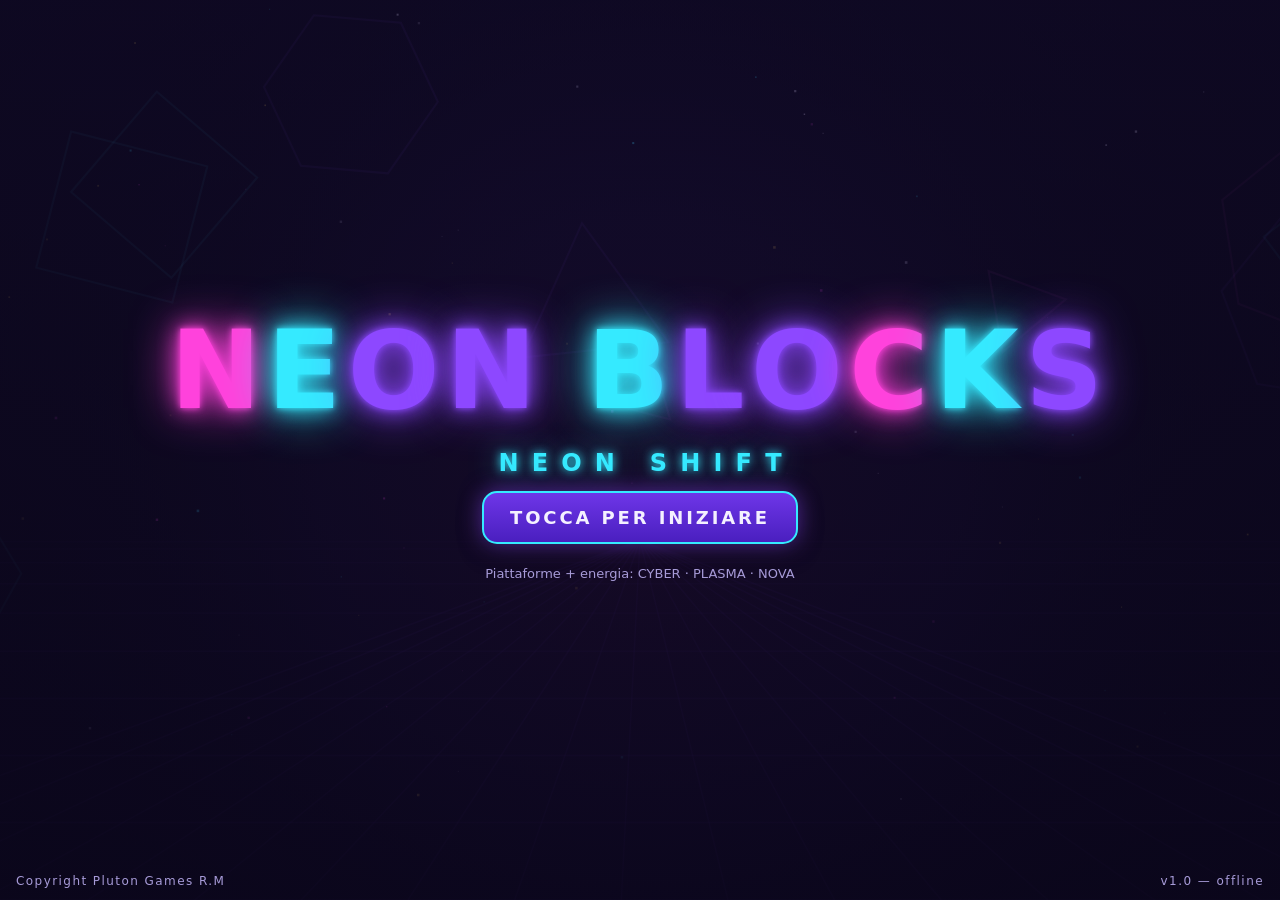
<file: NeonOD/index.html>
<!DOCTYPE html>
<html lang="it">
<head>
  <meta charset="UTF-8">

  <!-- Viewport bloccato: niente zoom accidentale durante il gioco, supporto notch -->
  <meta name="viewport" content="width=device-width, initial-scale=1.0, maximum-scale=1.0, user-scalable=no, viewport-fit=cover">
  <meta name="theme-color" content="#100A25">
  <meta name="description" content="NEON BLOCKS: NEON SHIFT — arcade platform 2D con meccanica di cambio energia. Offline, HTML5 Canvas.">
  <meta name="apple-mobile-web-app-capable" content="yes">
  <meta name="mobile-web-app-capable" content="yes">
  <meta name="apple-mobile-web-app-status-bar-style" content="black-translucent">

  <title>NEON BLOCKS — NEON SHIFT</title>

  <link rel="stylesheet" href="styles/style.css">
  <link rel="icon" href="data:image/svg+xml,<svg xmlns='http://www.w3.org/2000/svg' viewBox='0 0 100 100'><rect x='15' y='15' width='70' height='70' rx='16' fill='%238D48FF'/><circle cx='38' cy='45' r='9' fill='%2335EAFF'/><circle cx='64' cy='45' r='9' fill='%2335EAFF'/></svg>">
</head>
<body>
  <!-- Contenitore principale -->
  <div id="app">
    <!-- Canvas di gioco -->
    <canvas id="game"></canvas>

    <!-- ================= HUD (durante il gioco) ================= -->
    <div id="hud" class="hud hidden">
      <div class="hud-left">
        <div class="hud-chip"><span class="hud-label">PUNTI</span><span id="hud-score">0</span></div>
        <div class="hud-chip"><span class="hud-label">MONETE</span><span id="hud-coins">0</span></div>
        <div class="hud-chip"><span class="hud-label">VITE</span><span id="hud-lives">♥♥♥</span></div>
      </div>

      <!-- Indicatore energia: toccabile per cambiare energia -->
      <button id="energy-indicator" class="energy-indicator" aria-label="Cambia energia (SHIFT)">
        <span id="energy-dots" class="energy-dots">
          <i data-e="cyber"></i><i data-e="plasma"></i><i data-e="nova"></i>
        </span>
        <span id="energy-name" class="energy-name">CYBER</span>
        <span class="energy-key">SHIFT</span>
      </button>

      <div class="hud-right">
        <button id="btn-pause" class="icon-btn" aria-label="Pausa">II</button>
      </div>
    </div>

    <!-- ================= CONTROLLI TOUCH ================= -->
    <div id="touch-controls" class="touch-controls hidden" aria-hidden="true">
      <div class="tc-side tc-left">
        <button class="tc-btn" data-input="left" aria-label="Sinistra">&#9664;</button>
        <button class="tc-btn" data-input="right" aria-label="Destra">&#9654;</button>
      </div>
      <div class="tc-side tc-right">
        <button class="tc-btn tc-shift" data-input="shift" aria-label="Cambia energia">SHIFT</button>
        <button class="tc-btn tc-jump" data-input="jump" aria-label="Salta">&#9650;</button>
      </div>
    </div>

    <!-- ================= SCHERMATE ================= -->

    <!-- Splash / avvio -->
    <section id="screen-splash" class="screen active">
      <div class="splash-inner">
        <div class="logo logo-big" aria-label="NEON BLOCKS">
          <span>N</span><span>E</span><span>O</span><span>N</span><span class="logo-space">&#160;</span><span>B</span><span>L</span><span>O</span><span>C</span><span>K</span><span>S</span>
        </div>
        <div class="logo-sub">NEON SHIFT</div>
        <button id="btn-start" class="btn btn-primary btn-glow">TOCCA PER INIZIARE</button>
        <p class="hint">Piattaforme + energia: CYBER · PLASMA · NOVA</p>
      </div>
      <div class="version">v1.0 — offline</div>
      <div class="copyright">Copyright Pluton Games R.M</div>
    </section>

    <!-- Menu principale -->
    <section id="screen-menu" class="screen">
      <div class="menu-inner">
        <div class="logo logo-small"><span>NEON BLOCKS</span></div>
        <div class="logo-sub">NEON SHIFT</div>

        <div class="menu-coins" id="menu-coins">◆ 0</div>

        <nav class="menu-buttons">
          <button id="btn-play" class="btn btn-primary">GIOCA</button>
          <button id="btn-levels" class="btn">LIVELLI</button>
          <button id="btn-endless" class="btn btn-cyan">INFINITA</button>
          <button id="btn-shop" class="btn btn-pink">NEGOZIO</button>
          <button id="btn-settings" class="btn btn-ghost">IMPOSTAZIONI</button>
        </nav>
        <p class="hint">Frecce/A-D muovi · Spazio salta · E/Shift cambia energia</p>
        <div class="copyright copyright-center">Copyright Pluton Games R.M</div>
      </div>
    </section>

    <!-- Selezione livelli -->
    <section id="screen-levels" class="screen">
      <div class="panel">
        <h2>SELEZIONE LIVELLI</h2>
        <div id="level-list" class="level-list"></div>
        <button id="btn-levels-back" class="btn btn-ghost">INDIETRO</button>
      </div>
    </section>

    <!-- Negozio cosmetico -->
    <section id="screen-shop" class="screen">
      <div class="panel">
        <h2>NEGOZIO SKIN</h2>
        <div class="shop-coins" id="shop-coins">◆ 0</div>
        <div id="shop-list" class="shop-list"></div>
        <button id="btn-shop-back" class="btn btn-ghost">INDIETRO</button>
      </div>
    </section>

    <!-- Impostazioni -->
    <section id="screen-settings" class="screen">
      <div class="panel">
        <h2>IMPOSTAZIONI</h2>

        <div class="setting-row">
          <span>Effetti sonori</span>
          <button id="set-audio" class="toggle" role="switch"><i></i></button>
        </div>
        <div class="setting-row">
          <span>Scosse dello schermo</span>
          <button id="set-shake" class="toggle" role="switch"><i></i></button>
        </div>
        <div class="setting-row">
          <span>Effetti ridotti (accessibilità)</span>
          <button id="set-fx" class="toggle" role="switch"><i></i></button>
        </div>

        <div class="setting-info">
          Progressi, monete e record sono salvati solo su questo dispositivo (localStorage).
        </div>

        <p class="copyright copyright-static">Copyright Pluton Games R.M</p>

        <button id="btn-settings-back" class="btn btn-ghost">INDIETRO</button>
      </div>
    </section>

    <!-- Pausa -->
    <section id="screen-pause" class="screen">
      <div class="panel panel-narrow">
        <h2>PAUSA</h2>
        <div id="pause-info" class="panel-sub"></div>
        <button id="btn-resume" class="btn btn-primary">RIPRENDI</button>
        <button id="btn-restart" class="btn">RICOMINCIA</button>
        <button id="btn-pause-menu" class="btn btn-ghost">MENU</button>
      </div>
    </section>

    <!-- Livello completato -->
    <section id="screen-complete" class="screen">
      <div class="panel panel-narrow">
        <h2 id="complete-title">LIVELLO COMPLETATO</h2>
        <div class="result-rows">
          <div class="result-row"><span>Punteggio</span><b id="complete-score">0</b></div>
          <div class="result-row"><span>Monete raccolte</span><b id="complete-coins">0</b></div>
          <div class="result-row"><span>Bonus vite</span><b id="complete-bonus">0</b></div>
        </div>
        <button id="btn-next" class="btn btn-primary">PROSSIMO LIVELLO</button>
        <button id="btn-replay" class="btn">RIPROVA</button>
        <button id="btn-complete-menu" class="btn btn-ghost">MENU</button>
      </div>
    </section>

    <!-- Game Over -->
    <section id="screen-gameover" class="screen">
      <div class="panel panel-narrow">
        <h2 class="title-danger">GAME OVER</h2>
        <div class="result-rows">
          <div class="result-row"><span>Punteggio</span><b id="gameover-score">0</b></div>
          <div class="result-row"><span>Record</span><b id="gameover-best">0</b></div>
          <div class="result-row"><span>Monete salvate</span><b id="gameover-coins">0</b></div>
        </div>
        <button id="btn-go-restart" class="btn btn-primary">RICOMINCIA</button>
        <button id="btn-go-menu" class="btn btn-ghost">MENU</button>
      </div>
    </section>

    <!-- Messaggio transitorio -->
    <div id="toast" class="toast" aria-live="polite"></div>
  </div>

  <!-- Script in ordine dipendente: costanti → utilità → gameplay → avvio -->
  <script src="src/constants.js"></script>
  <script src="src/storage.js"></script>
  <script src="src/audio.js"></script>
  <script src="src/particles.js"></script>
  <script src="src/physics.js"></script>
  <script src="src/controls.js"></script>
  <script src="src/player.js"></script>
  <script src="src/levels.js"></script>
  <script src="src/endless.js"></script>
  <script src="src/ui.js"></script>
  <script src="src/game.js"></script>
  <script src="src/main.js"></script>
</body>
</html>
</file>
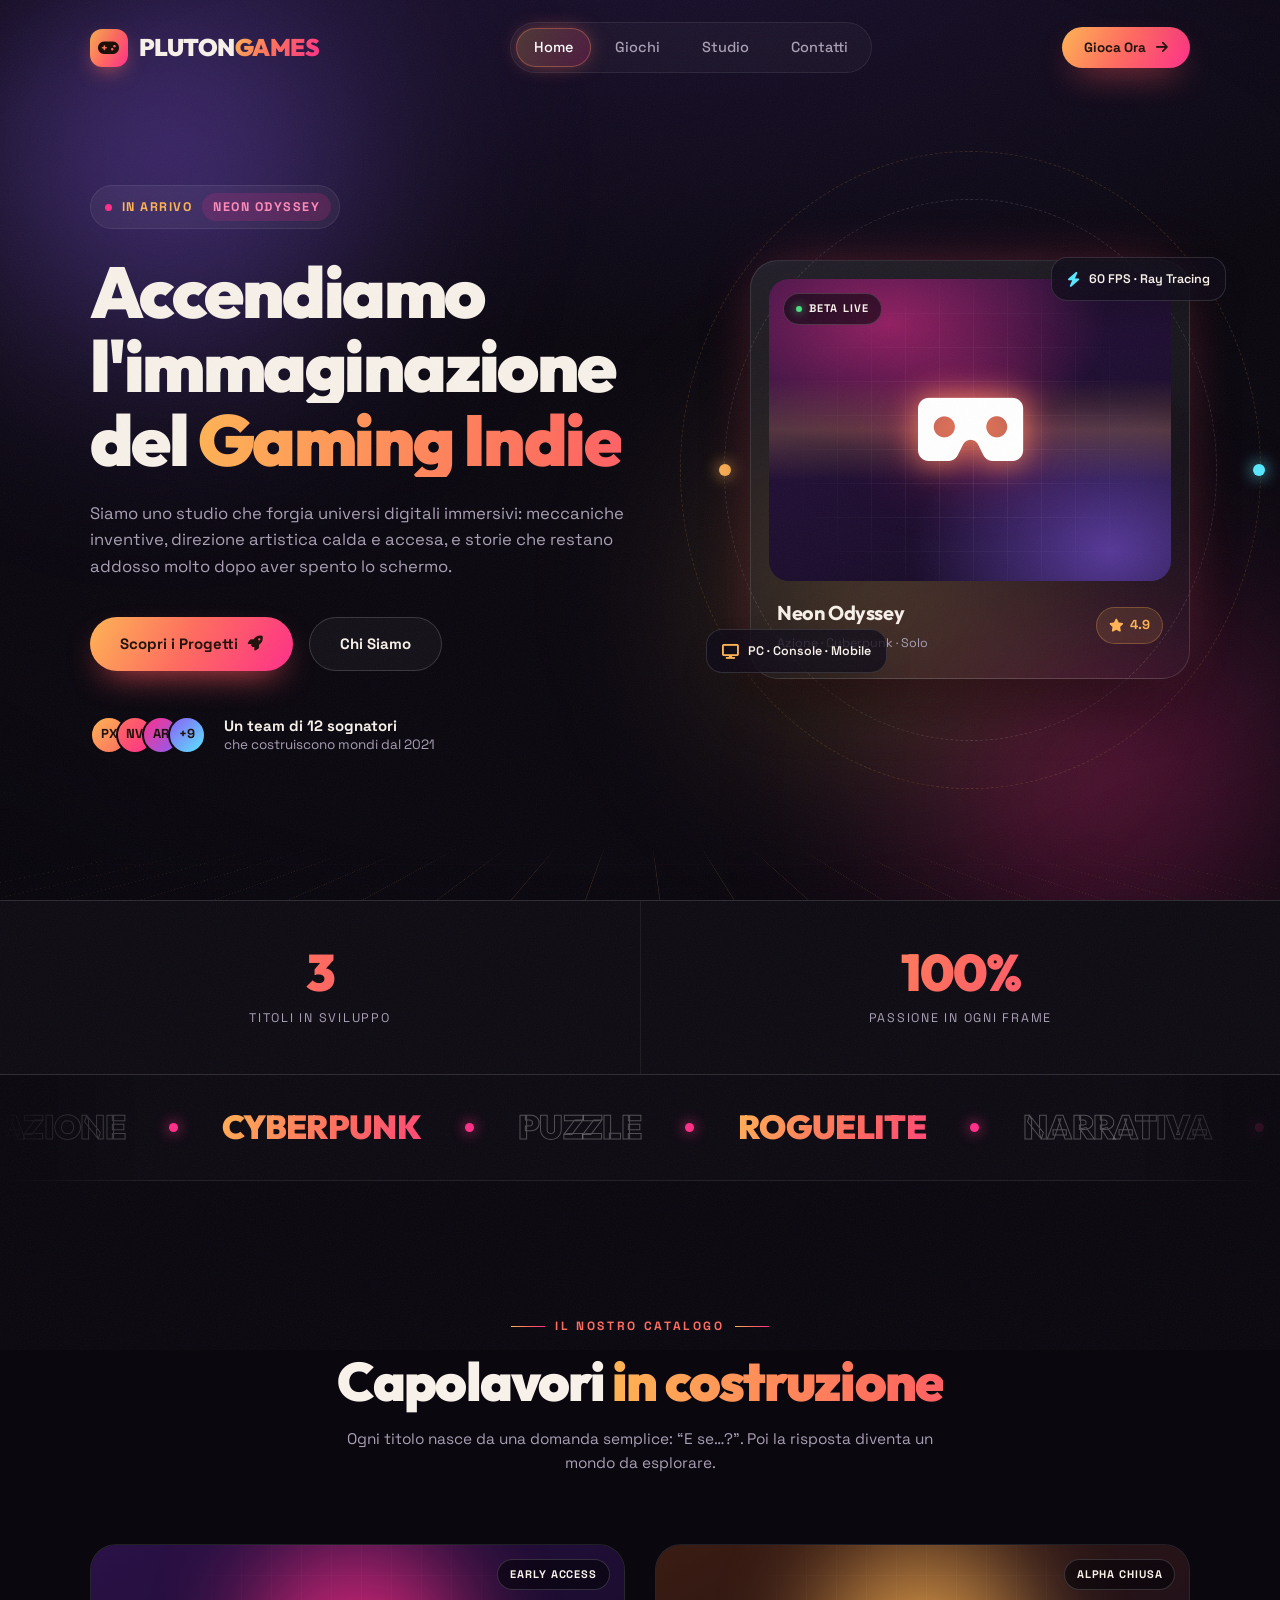
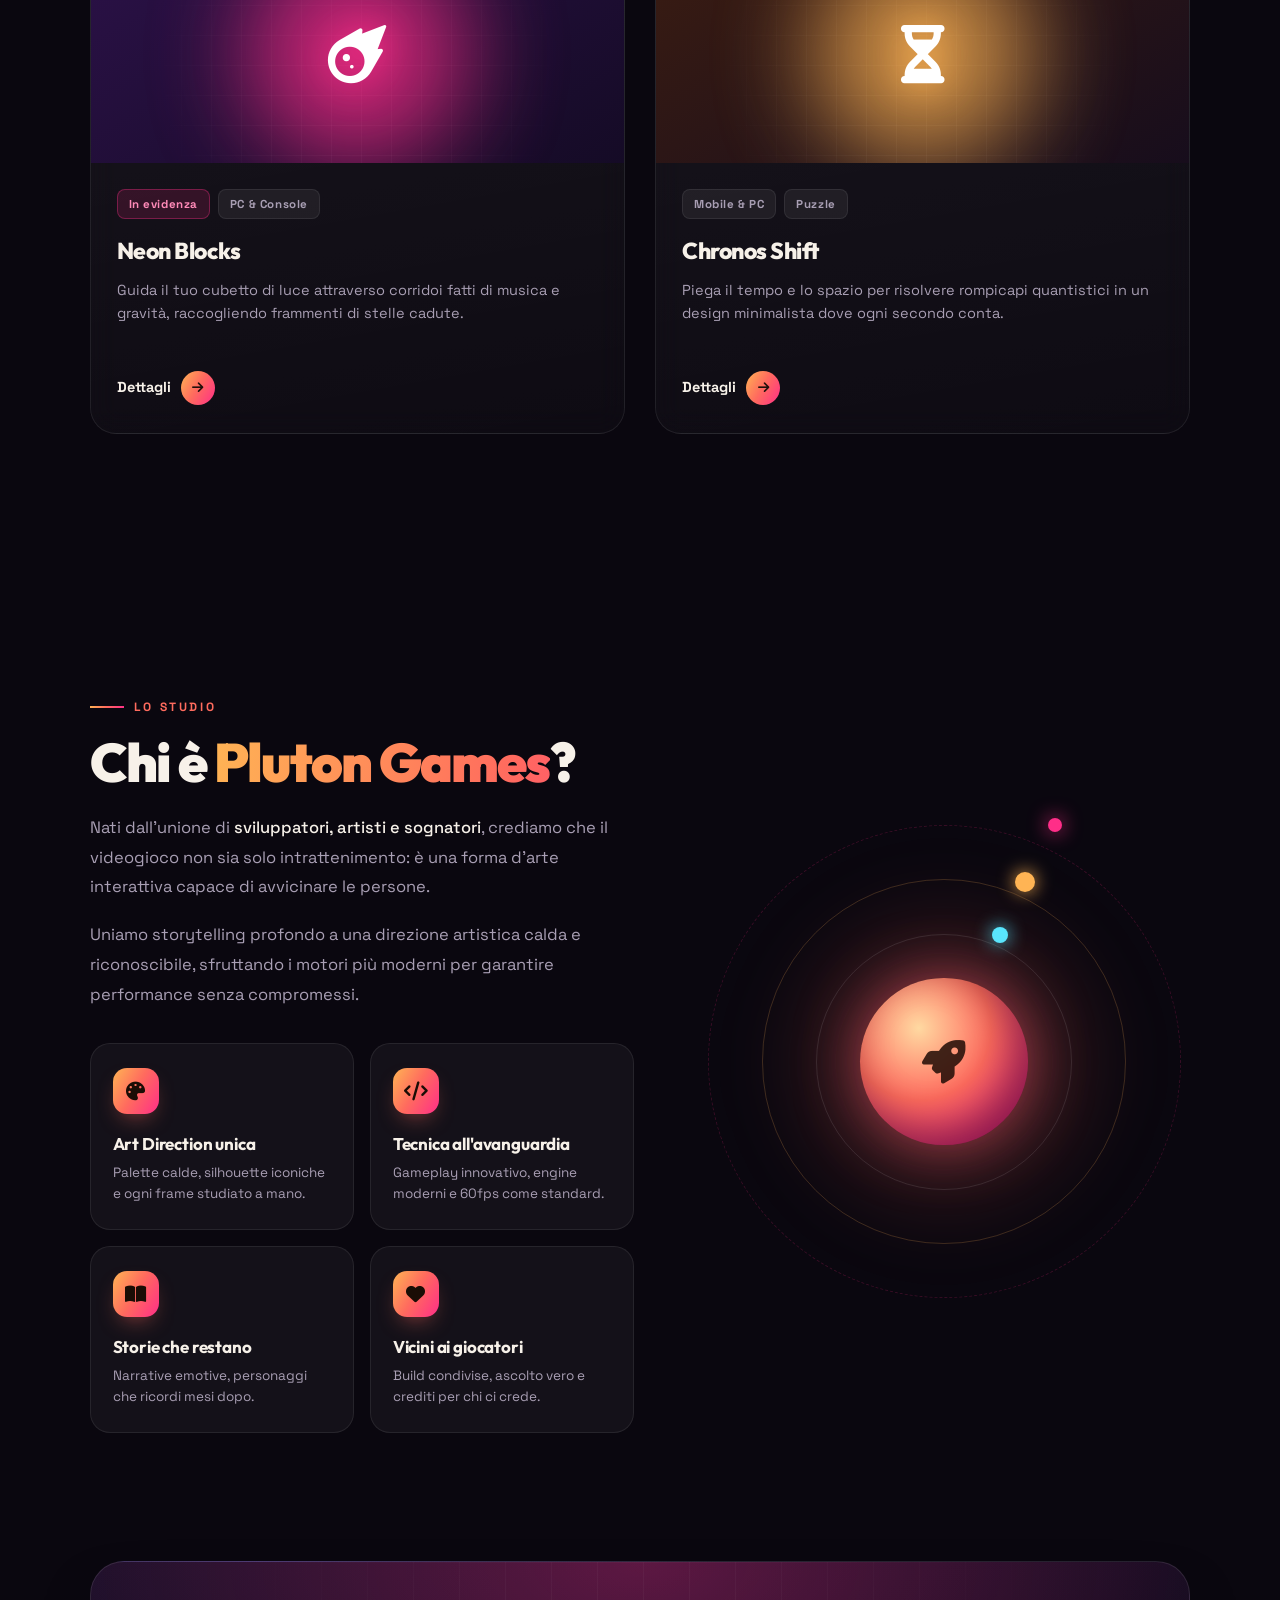
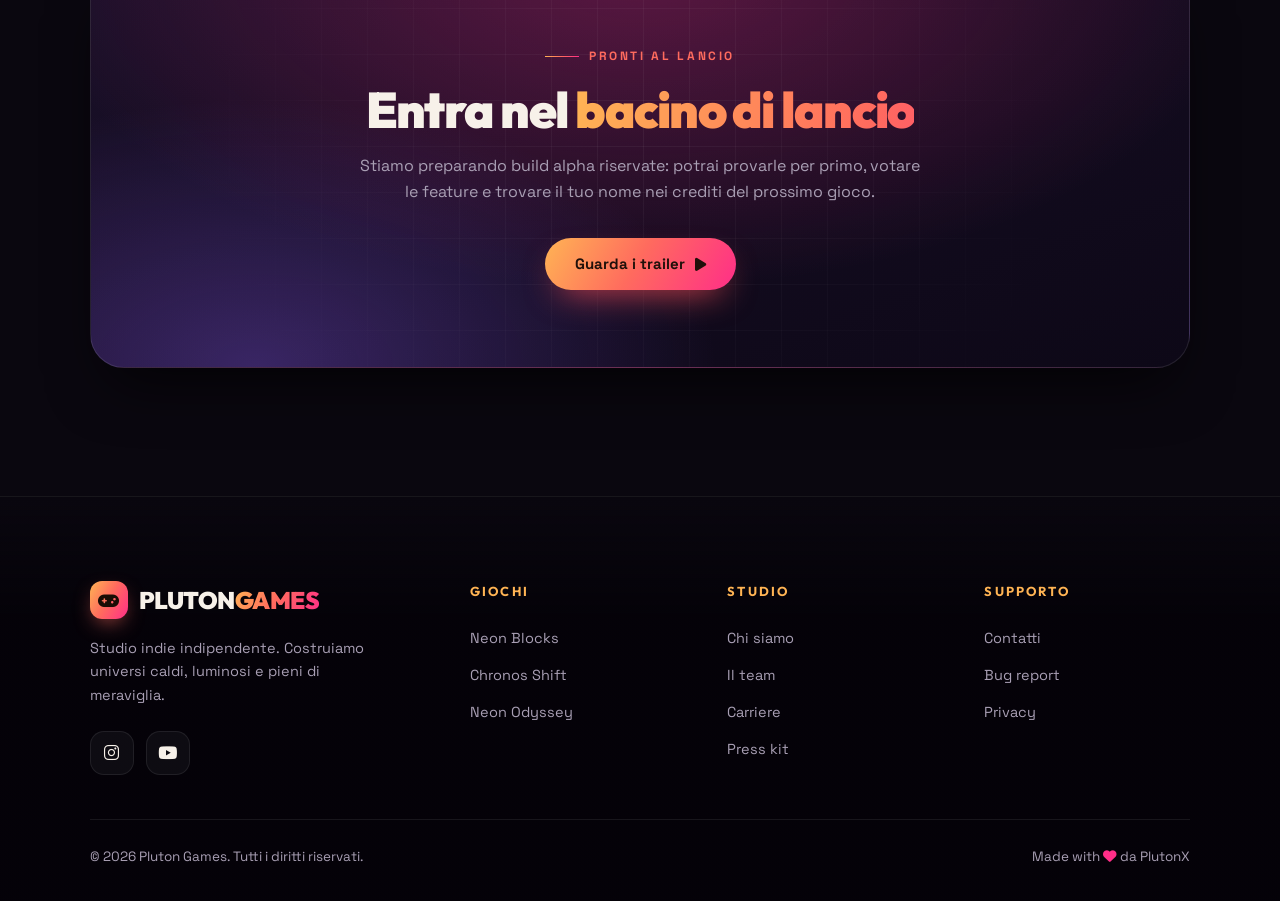
<file: PlutonGames/index.html>
<!DOCTYPE html>
<html lang="it">
<head>
    <meta charset="UTF-8">
    <meta name="viewport" content="width=device-width, initial-scale=1.0">
    <meta name="description" content="Pluton Games — startup indie che crea universi digitali immersivi, meccaniche innovative e art direction mozzafiato.">
    <title>Pluton Games | Universi Indie che Accendono l'Immaginazione</title>

    <link rel="preconnect" href="https://fonts.googleapis.com">
    <link rel="preconnect" href="https://fonts.gstatic.com" crossorigin>
    <link href="https://fonts.googleapis.com/css2?family=Outfit:wght@400;600;800;900&family=Space+Grotesk:wght@400;500;700&display=swap" rel="stylesheet">
    <link rel="stylesheet" href="https://cdnjs.cloudflare.com/ajax/libs/font-awesome/6.4.0/css/all.min.css">

    <style>
        /* =========================================================
           DESIGN SYSTEM — "Warm Neon Cosmos"
           ========================================================= */
        :root {
            --bg:            #0a070f;
            --bg-deep:       #06040a;
            --bg-soft:       #120c1c;

            --amber:         #ffb454;
            --coral:         #ff6b5e;
            --magenta:       #ff2e88;
            --violet:        #8b5cf6;
            --cyan:          #57e8ff;

            --text:          #f7f1e9;
            --muted:         #a99fb4;
            --line:          rgba(255, 255, 255, 0.08);

            --glass:         rgba(255, 255, 255, 0.045);
            --glass-strong:  rgba(255, 255, 255, 0.075);

            --warm-grad:     linear-gradient(120deg, var(--amber) 0%, var(--coral) 48%, var(--magenta) 100%);
            --cool-grad:     linear-gradient(120deg, var(--violet), var(--cyan));

            --ease:          cubic-bezier(.16, 1, .3, 1);
            --shadow-lg:     0 30px 60px -20px rgba(0, 0, 0, .75);

            --pad:           clamp(24px, 7vw, 110px);
        }

        * { margin: 0; padding: 0; box-sizing: border-box; }

        html { scroll-behavior: smooth; }

        body {
            font-family: 'Space Grotesk', sans-serif;
            background: var(--bg);
            color: var(--text);
            overflow-x: hidden;
            line-height: 1.6;
            -webkit-font-smoothing: antialiased;
        }

        ::selection { background: var(--magenta); color: #fff; }

        a { color: inherit; }
        img, i { display: block; }

        section { scroll-margin-top: 90px; }

        /* ---------- ATMOSFERA: aurora calda + grana + vignetta ---------- */
        .atmosphere {
            position: fixed;
            inset: 0;
            z-index: -2;
            overflow: hidden;
            background:
                radial-gradient(120% 80% at 50% -10%, #1a1030 0%, transparent 60%),
                var(--bg);
        }

        .nebula {
            position: absolute;
            border-radius: 50%;
            filter: blur(90px);
            will-change: transform;
        }
        .nebula.n1 {
            width: 46vw; height: 46vw; min-width: 380px; min-height: 380px;
            top: -14%; left: -10%;
            background: radial-gradient(circle, rgba(139,92,246,.55), transparent 68%);
            animation: drift1 26s var(--ease) infinite alternate;
        }
        .nebula.n2 {
            width: 42vw; height: 42vw; min-width: 340px; min-height: 340px;
            bottom: -18%; right: -8%;
            background: radial-gradient(circle, rgba(255,46,136,.42), transparent 68%);
            animation: drift2 32s var(--ease) infinite alternate;
        }
        .nebula.n3 {
            width: 34vw; height: 34vw; min-width: 300px; min-height: 300px;
            top: 42%; left: 52%;
            background: radial-gradient(circle, rgba(255,180,84,.34), transparent 70%);
            animation: drift3 28s var(--ease) infinite alternate;
        }

        @keyframes drift1 { to { transform: translate(14vw, 12vh) scale(1.25); } }
        @keyframes drift2 { to { transform: translate(-12vw, -14vh) scale(1.2); } }
        @keyframes drift3 { to { transform: translate(-16vw, 10vh) scale(.85); } }

        .grain {
            position: fixed;
            inset: -50%;
            width: 200%; height: 200%;
            z-index: 9000;
            pointer-events: none;
            opacity: .05;
            background-image: url("data:image/svg+xml,%3Csvg xmlns='http://www.w3.org/2000/svg' width='300' height='300'%3E%3Cfilter id='n'%3E%3CfeTurbulence type='fractalNoise' baseFrequency='0.85' numOctaves='4' stitchTiles='stitch'/%3E%3C/filter%3E%3Crect width='100%25' height='100%25' filter='url(%23n)'/%3E%3C/svg%3E");
            animation: grainShift 7s steps(8) infinite;
        }
        @keyframes grainShift {
            0%,100% { transform: translate(0,0); }
            20% { transform: translate(-3%,2%); }
            40% { transform: translate(2%,-3%); }
            60% { transform: translate(-2%,-2%); }
            80% { transform: translate(3%,3%); }
        }

        .vignette {
            position: fixed;
            inset: 0;
            z-index: 8000;
            pointer-events: none;
            background: radial-gradient(115% 95% at 50% 45%, transparent 55%, rgba(4,2,8,.75) 100%);
        }

        /* luce calda che segue il cursore */
        .cursor-light {
            position: fixed;
            top: 0; left: 0;
            width: 520px; height: 520px;
            margin: -260px 0 0 -260px;
            border-radius: 50%;
            pointer-events: none;
            z-index: 1;
            mix-blend-mode: screen;
            background: radial-gradient(circle, rgba(255,160,80,.16) 0%, rgba(255,46,136,.08) 40%, transparent 68%);
            opacity: 0;
            transition: opacity .6s ease;
            will-change: transform;
        }

        /* ---------- PROGRESSO DI SCROLL ---------- */
        .scroll-progress {
            position: fixed;
            top: 0; left: 0;
            height: 3px;
            width: 100%;
            z-index: 1200;
            background: transparent;
        }
        .scroll-progress span {
            display: block;
            height: 100%;
            width: 0;
            background: var(--warm-grad);
            box-shadow: 0 0 14px rgba(255,107,94,.8);
        }

        /* =========================================================
           HEADER
           ========================================================= */
        header {
            position: fixed;
            top: 0; left: 0;
            width: 100%;
            display: flex;
            align-items: center;
            justify-content: space-between;
            gap: 20px;
            padding: 22px var(--pad);
            z-index: 1000;
            transition: padding .45s var(--ease), background .45s ease, border-color .45s ease;
            border-bottom: 1px solid transparent;
        }
        header.scrolled {
            padding-top: 12px;
            padding-bottom: 12px;
            background: rgba(8, 5, 14, .72);
            backdrop-filter: blur(18px) saturate(140%);
            -webkit-backdrop-filter: blur(18px) saturate(140%);
            border-bottom-color: rgba(255, 255, 255, .07);
        }

        .logo {
            font-family: 'Outfit', sans-serif;
            font-size: 24px;
            font-weight: 900;
            letter-spacing: -.02em;
            text-decoration: none;
            display: flex;
            align-items: center;
            gap: 11px;
            white-space: nowrap;
        }
        .logo .mark {
            width: 38px; height: 38px;
            border-radius: 12px;
            display: grid;
            place-items: center;
            background: var(--warm-grad);
            color: #1a0d05;
            font-size: 17px;
            box-shadow: 0 8px 22px -8px rgba(255,107,94,.9);
            transition: transform .5s var(--ease), box-shadow .5s var(--ease);
        }
        .logo:hover .mark {
            transform: rotate(-14deg) scale(1.06);
            box-shadow: 0 12px 30px -8px rgba(255,46,136,.9);
        }
        .logo .word { color: var(--text); }
        .logo .word b {
            font-weight: 900;
            background: var(--warm-grad);
            -webkit-background-clip: text;
            background-clip: text;
            -webkit-text-fill-color: transparent;
        }

        nav { position: relative; }
        nav ul {
            display: flex;
            list-style: none;
            gap: 6px;
            position: relative;
            padding: 5px;
            border: 1px solid var(--line);
            background: rgba(255,255,255,.03);
            border-radius: 999px;
            backdrop-filter: blur(10px);
        }
        nav a {
            display: block;
            text-decoration: none;
            color: var(--muted);
            font-size: 14.5px;
            font-weight: 500;
            padding: 8px 18px;
            border-radius: 999px;
            position: relative;
            z-index: 2;
            transition: color .35s ease;
        }
        nav a:hover, nav a.active { color: #fff; }

        .nav-pill {
            position: absolute;
            top: 5px;
            left: 0;
            height: calc(100% - 10px);
            border-radius: 999px;
            background: linear-gradient(120deg, rgba(255,180,84,.22), rgba(255,46,136,.22));
            border: 1px solid rgba(255,140,90,.35);
            box-shadow: 0 0 22px -6px rgba(255,107,94,.7);
            transition: transform .55s var(--ease), width .55s var(--ease),
                        height .4s var(--ease), top .4s var(--ease), opacity .3s ease;
            z-index: 1;
            opacity: 0;
            pointer-events: none;
        }

        .burger {
            display: none;
            width: 44px; height: 44px;
            border-radius: 12px;
            border: 1px solid var(--line);
            background: var(--glass);
            color: var(--text);
            font-size: 17px;
            cursor: pointer;
            transition: var(--ease);
        }
        .burger:hover { border-color: rgba(255,140,90,.5); }

        /* ---------- BOTTONE PRINCIPALE (con ola di luce) ---------- */
        .btn {
            position: relative;
            display: inline-flex;
            align-items: center;
            gap: 10px;
            padding: 14px 30px;
            border-radius: 999px;
            font-family: 'Space Grotesk', sans-serif;
            font-size: 15px;
            font-weight: 700;
            text-decoration: none;
            border: none;
            cursor: pointer;
            overflow: hidden;
            isolation: isolate;
            transition: box-shadow .45s ease, scale .35s var(--ease), color .3s ease;
            will-change: translate;
        }
        .btn-primary {
            background: var(--warm-grad);
            color: #20100a;
            box-shadow: 0 14px 34px -14px rgba(255,80,90,.95);
        }
        .btn-primary:hover {
            scale: 1.04;
            box-shadow: 0 20px 44px -14px rgba(255,46,136,1);
        }
        .btn-primary::after {
            content: '';
            position: absolute;
            inset: 0;
            z-index: -1;
            background: linear-gradient(110deg, transparent 25%, rgba(255,255,255,.75) 50%, transparent 75%);
            transform: translateX(-120%);
            transition: transform .8s var(--ease);
        }
        .btn-primary:hover::after { transform: translateX(120%); }

        .btn-ghost {
            background: rgba(255,255,255,.04);
            color: var(--text);
            border: 1px solid rgba(255,255,255,.16);
            backdrop-filter: blur(8px);
        }
        .btn-ghost:hover {
            scale: 1.04;
            border-color: rgba(255,180,84,.6);
            box-shadow: 0 0 30px -8px rgba(255,180,84,.7);
        }

        .btn-sm { padding: 10px 22px; font-size: 13.5px; }

        /* =========================================================
           HERO
           ========================================================= */
        .hero {
            position: relative;
            min-height: 100vh;
            display: flex;
            align-items: center;
            justify-content: space-between;
            gap: clamp(30px, 5vw, 70px);
            padding: 130px var(--pad) 90px;
            overflow: hidden;
        }

        /* pavimento prospettico */
        .floor {
            position: absolute;
            left: -20%; right: -20%; bottom: -4vh;
            height: 46vh;
            background-image:
                repeating-linear-gradient(to right, rgba(255,180,84,.20) 0 1px, transparent 1px 92px),
                repeating-linear-gradient(to bottom, rgba(255,46,136,.18) 0 1px, transparent 1px 64px);
            transform: perspective(420px) rotateX(66deg);
            transform-origin: bottom center;
            -webkit-mask-image: linear-gradient(to bottom, transparent 0%, rgba(0,0,0,.9) 38%, #000 100%);
            mask-image: linear-gradient(to bottom, transparent 0%, rgba(0,0,0,.9) 38%, #000 100%);
            animation: floorMove 9s linear infinite;
            pointer-events: none;
            opacity: .75;
        }
        @keyframes floorMove { to { background-position: 0 64px, 0 64px; } }

        .hero-content { max-width: 640px; position: relative; z-index: 3; }

        .eyebrow {
            display: inline-flex;
            align-items: center;
            gap: 10px;
            padding: 7px 8px 7px 14px;
            border-radius: 999px;
            background: rgba(255,255,255,.05);
            border: 1px solid var(--line);
            font-size: 12.5px;
            font-weight: 700;
            letter-spacing: .12em;
            text-transform: uppercase;
            color: var(--amber);
            margin-bottom: 26px;
            backdrop-filter: blur(8px);
        }
        .eyebrow .dot {
            width: 7px; height: 7px;
            border-radius: 50%;
            background: var(--magenta);
            box-shadow: 0 0 0 0 rgba(255,46,136,.7);
            animation: ping 2s infinite;
        }
        .eyebrow em {
            font-style: normal;
            background: rgba(255,46,136,.16);
            color: #ff8ab8;
            padding: 4px 11px;
            border-radius: 999px;
        }
        @keyframes ping {
            0% { box-shadow: 0 0 0 0 rgba(255,46,136,.6); }
            70% { box-shadow: 0 0 0 10px rgba(255,46,136,0); }
            100% { box-shadow: 0 0 0 0 rgba(255,46,136,0); }
        }

        .hero h1 {
            font-family: 'Outfit', sans-serif;
            font-size: clamp(38px, 5.6vw, 72px);
            font-weight: 900;
            line-height: 1.03;
            letter-spacing: -.035em;
            margin-bottom: 24px;
        }
        .hero h1 .line {
            display: block;
            overflow: hidden;
        }
        .hero h1 .line > span {
            display: block;
            transform: translateY(110%);
            animation: riseIn 1.05s var(--ease) forwards;
        }
        .hero h1 .line:nth-child(1) > span { animation-delay: .15s; }
        .hero h1 .line:nth-child(2) > span { animation-delay: .28s; }
        .hero h1 .line:nth-child(3) > span { animation-delay: .41s; }
        @keyframes riseIn { to { transform: translateY(0); } }

        .grad-text {
            background: linear-gradient(100deg, var(--amber), var(--coral) 40%, var(--magenta) 75%, var(--violet));
            background-size: 220% auto;
            -webkit-background-clip: text;
            background-clip: text;
            -webkit-text-fill-color: transparent;
            animation: shimmer 7s linear infinite;
        }
        @keyframes shimmer { to { background-position: 220% center; } }

        .hero p.lead {
            color: var(--muted);
            font-size: clamp(16px, 1.3vw, 18.5px);
            max-width: 54ch;
            margin-bottom: 36px;
            opacity: 0;
            animation: fadeUp .9s var(--ease) .6s forwards;
        }

        .hero-actions {
            display: flex;
            flex-wrap: wrap;
            gap: 16px;
            opacity: 0;
            animation: fadeUp .9s var(--ease) .75s forwards;
        }

        .hero-meta {
            display: flex;
            align-items: center;
            gap: 18px;
            margin-top: 44px;
            opacity: 0;
            animation: fadeUp .9s var(--ease) .9s forwards;
        }
        .avatars { display: flex; }
        .avatars span {
            width: 38px; height: 38px;
            border-radius: 50%;
            display: grid;
            place-items: center;
            font-size: 13px;
            font-weight: 700;
            color: #1a0d05;
            border: 2px solid var(--bg);
            margin-left: -12px;
        }
        .avatars span:first-child { margin-left: 0; }
        .avatars span:nth-child(1) { background: linear-gradient(135deg,#ffb454,#ff6b5e); }
        .avatars span:nth-child(2) { background: linear-gradient(135deg,#ff6b5e,#ff2e88); }
        .avatars span:nth-child(3) { background: linear-gradient(135deg,#ff2e88,#8b5cf6); }
        .avatars span:nth-child(4) { background: linear-gradient(135deg,#8b5cf6,#57e8ff); }
        .hero-meta p { font-size: 13.5px; color: var(--muted); line-height: 1.4; }
        .hero-meta p b { color: var(--text); display: block; font-size: 15px; }

        @keyframes fadeUp {
            from { opacity: 0; transform: translateY(26px); }
            to { opacity: 1; transform: translateY(0); }
        }

        /* ---------- Card 3D del gioco in evidenza ---------- */
        .hero-visual {
            position: relative;
            width: min(440px, 42vw);
            aspect-ratio: 4/4.4;
            display: grid;
            place-items: center;
            z-index: 3;
            opacity: 0;
            animation: fadeUp 1.1s var(--ease) .5s forwards;
        }

        .orbit {
            position: absolute;
            inset: -6%;
            border: 1px dashed rgba(255,255,255,.13);
            border-radius: 50%;
            animation: spin 34s linear infinite;
        }
        .orbit.o2 {
            inset: -16%;
            border-color: rgba(255,180,84,.16);
            animation-duration: 52s;
            animation-direction: reverse;
        }
        .orbit::before {
            content: '';
            position: absolute;
            top: 50%; left: -6px;
            width: 12px; height: 12px;
            border-radius: 50%;
            background: var(--amber);
            box-shadow: 0 0 16px var(--amber);
            transform: translateY(-50%);
        }
        .orbit.o2::before { background: var(--cyan); box-shadow: 0 0 16px var(--cyan); left: auto; right: -5px; }
        @keyframes spin { to { transform: rotate(360deg); } }

        .float-wrap {
            animation: bob 6.5s ease-in-out infinite alternate;
            width: 100%;
        }
        @keyframes bob { to { transform: translateY(-20px); } }

        .game-card-hero {
            position: relative;
            width: 100%;
            border-radius: 28px;
            padding: 18px;
            background: linear-gradient(160deg, rgba(255,255,255,.09), rgba(255,255,255,.025));
            border: 1px solid rgba(255,255,255,.12);
            backdrop-filter: blur(22px) saturate(150%);
            -webkit-backdrop-filter: blur(22px) saturate(150%);
            box-shadow: var(--shadow-lg), 0 0 60px -22px rgba(255,80,110,.6);
            transform-style: preserve-3d;
            will-change: transform;
            transition: box-shadow .5s ease;
        }

        .shot {
            position: relative;
            border-radius: 20px;
            aspect-ratio: 16/12;
            overflow: hidden;
            display: grid;
            place-items: center;
            background:
                radial-gradient(90% 70% at 30% 15%, rgba(255,46,136,.5), transparent 60%),
                radial-gradient(80% 80% at 85% 90%, rgba(139,92,246,.55), transparent 62%),
                linear-gradient(155deg, #2a1140, #120a22);
        }
        .shot::before {
            content: '';
            position: absolute;
            inset: 0;
            background-image:
                repeating-linear-gradient(to right, rgba(255,255,255,.07) 0 1px, transparent 1px 34px),
                repeating-linear-gradient(to bottom, rgba(255,255,255,.07) 0 1px, transparent 1px 34px);
            -webkit-mask-image: radial-gradient(circle at 50% 55%, #000 10%, transparent 75%);
            mask-image: radial-gradient(circle at 50% 55%, #000 10%, transparent 75%);
        }
        .shot .scan {
            position: absolute;
            left: 0; right: 0;
            height: 34%;
            background: linear-gradient(to bottom, transparent, rgba(255,180,84,.22), transparent);
            animation: scan 4.5s ease-in-out infinite alternate;
        }
        @keyframes scan { from { top: -34%; } to { top: 100%; } }
        .shot i {
            position: relative;
            font-size: clamp(56px, 7vw, 84px);
            color: #fff;
            text-shadow: 0 0 30px rgba(255,140,90,.95), 0 0 70px rgba(255,46,136,.7);
            animation: pulseGlyph 3.4s ease-in-out infinite;
        }
        @keyframes pulseGlyph {
            0%,100% { transform: scale(1) rotate(0deg); }
            50% { transform: scale(1.07) rotate(-3deg); }
        }

        .shot .chip {
            position: absolute;
            top: 14px; left: 14px;
            font-size: 11px;
            font-weight: 700;
            letter-spacing: .1em;
            text-transform: uppercase;
            padding: 6px 12px;
            border-radius: 999px;
            background: rgba(6,4,10,.6);
            border: 1px solid rgba(255,255,255,.16);
            backdrop-filter: blur(8px);
            display: flex;
            align-items: center;
            gap: 7px;
        }
        .shot .chip::before {
            content: '';
            width: 6px; height: 6px;
            border-radius: 50%;
            background: #4ade80;
            box-shadow: 0 0 10px #4ade80;
        }

        .card-foot {
            display: flex;
            align-items: center;
            justify-content: space-between;
            gap: 14px;
            padding: 16px 8px 6px;
        }
        .card-foot h3 {
            font-family: 'Outfit', sans-serif;
            font-size: 20px;
            letter-spacing: -.02em;
        }
        .card-foot small { color: var(--muted); font-size: 12.5px; }
        .rating {
            display: flex;
            align-items: center;
            gap: 6px;
            font-size: 13px;
            font-weight: 700;
            color: var(--amber);
            background: rgba(255,180,84,.12);
            border: 1px solid rgba(255,180,84,.28);
            padding: 7px 12px;
            border-radius: 999px;
            white-space: nowrap;
        }

        .float-tag {
            position: absolute;
            display: flex;
            align-items: center;
            gap: 9px;
            padding: 11px 15px;
            border-radius: 16px;
            background: rgba(14,9,22,.78);
            border: 1px solid rgba(255,255,255,.13);
            backdrop-filter: blur(14px);
            box-shadow: 0 18px 40px -18px #000;
            font-size: 12.5px;
            font-weight: 600;
            z-index: 4;
        }
        .float-tag i { font-size: 15px; }
        .float-tag.t1 {
            top: 6%; right: -8%;
            animation: bob 5s ease-in-out infinite alternate-reverse;
        }
        .float-tag.t1 i { color: var(--cyan); }
        .float-tag.t2 {
            bottom: 8%; left: -10%;
            animation: bob 7s ease-in-out .6s infinite alternate;
        }
        .float-tag.t2 i { color: var(--amber); }

        /* =========================================================
           STATS
           ========================================================= */
        .stats {
            display: grid;
            grid-template-columns: repeat(2, 1fr);
            gap: 1px;
            background: var(--line);
            border-top: 1px solid var(--line);
            border-bottom: 1px solid var(--line);
            position: relative;
            z-index: 4;
        }
        .stat {
            background: rgba(10,7,15,.75);
            backdrop-filter: blur(10px);
            padding: clamp(28px, 4vw, 46px) clamp(16px, 3vw, 40px);
            text-align: center;
            transition: background .45s ease;
        }
        .stat:hover { background: rgba(255,120,80,.07); }
        .stat .num {
            font-family: 'Outfit', sans-serif;
            font-size: clamp(32px, 4vw, 52px);
            font-weight: 900;
            letter-spacing: -.04em;
            line-height: 1;
            background: var(--warm-grad);
            -webkit-background-clip: text;
            background-clip: text;
            -webkit-text-fill-color: transparent;
        }
        .stat .label {
            margin-top: 10px;
            font-size: 12.5px;
            letter-spacing: .14em;
            text-transform: uppercase;
            color: var(--muted);
        }

        /* =========================================================
           MARQUEE
           ========================================================= */
        .marquee {
            overflow: hidden;
            padding: 26px 0;
            border-bottom: 1px solid var(--line);
            -webkit-mask-image: linear-gradient(90deg, transparent, #000 12%, #000 88%, transparent);
            mask-image: linear-gradient(90deg, transparent, #000 12%, #000 88%, transparent);
            background: rgba(255,255,255,.015);
        }
        .marquee-track {
            display: flex;
            gap: 44px;
            width: max-content;
            animation: slide 34s linear infinite;
        }
        .marquee:hover .marquee-track { animation-play-state: paused; }
        @keyframes slide { to { transform: translateX(-50%); } }
        .marquee-track span {
            font-family: 'Outfit', sans-serif;
            font-size: clamp(20px, 2.6vw, 34px);
            font-weight: 900;
            letter-spacing: -.02em;
            text-transform: uppercase;
            color: transparent;
            -webkit-text-stroke: 1px rgba(255,255,255,.28);
            display: flex;
            align-items: center;
            gap: 44px;
            white-space: nowrap;
        }
        .marquee-track span::after {
            content: '';
            width: 9px; height: 9px;
            border-radius: 50%;
            background: var(--magenta);
            box-shadow: 0 0 14px var(--magenta);
        }
        .marquee-track span.solid {
            -webkit-text-stroke: 0;
            background: var(--warm-grad);
            -webkit-background-clip: text;
            background-clip: text;
            -webkit-text-fill-color: transparent;
        }

        /* =========================================================
           SEZIONI / TITOLI
           ========================================================= */
        .section { padding: clamp(80px, 10vw, 140px) var(--pad); position: relative; }

        .sec-head { margin-bottom: clamp(40px, 6vw, 68px); }
        .sec-head.center { text-align: center; }
        .kicker {
            display: inline-flex;
            align-items: center;
            gap: 10px;
            font-size: 12px;
            font-weight: 700;
            letter-spacing: .22em;
            text-transform: uppercase;
            color: var(--coral);
            margin-bottom: 16px;
        }
        .kicker::before {
            content: '';
            width: 34px; height: 1.5px;
            background: var(--warm-grad);
        }
        .sec-head.center .kicker::after {
            content: '';
            width: 34px; height: 1.5px;
            background: var(--warm-grad);
        }
        .sec-head h2 {
            font-family: 'Outfit', sans-serif;
            font-size: clamp(30px, 4.4vw, 54px);
            font-weight: 900;
            letter-spacing: -.035em;
            line-height: 1.08;
        }
        .sec-head p {
            color: var(--muted);
            margin-top: 16px;
            font-size: clamp(15px, 1.2vw, 17px);
            max-width: 62ch;
        }
        .sec-head.center p { margin-inline: auto; }

        /* ---------- reveal on scroll ---------- */
        .reveal {
            opacity: 0;
            transform: translateY(34px);
            transition: opacity .9s var(--ease), transform .9s var(--ease);
            transition-delay: var(--d, 0s);
        }
        .reveal.in { opacity: 1; transform: none; }

        /* =========================================================
           GIOCHI
           ========================================================= */
        .games-grid {
            display: grid;
            grid-template-columns: repeat(auto-fit, minmax(300px, 1fr));
            gap: clamp(20px, 2.4vw, 30px);
        }

        .game-card {
            position: relative;
            border-radius: 26px;
            overflow: hidden;
            background: linear-gradient(170deg, rgba(255,255,255,.06), rgba(255,255,255,.02));
            border: 1px solid var(--line);
            backdrop-filter: blur(14px);
            transition: translate .55s var(--ease), border-color .5s ease, box-shadow .5s ease;
            will-change: translate;
        }
        .game-card:hover {
            translate: 0 -12px;
            border-color: rgba(255,140,90,.45);
            box-shadow: 0 40px 70px -34px rgba(0,0,0,.9), 0 0 50px -20px rgba(255,90,110,.7);
        }
        /* luce che sfila in hover */
        .game-card::after {
            content: '';
            position: absolute;
            inset: -60% -20%;
            background: linear-gradient(115deg, transparent 42%, rgba(255,255,255,.14) 50%, transparent 58%);
            transform: translateX(-70%) rotate(4deg);
            transition: transform 1s var(--ease);
            pointer-events: none;
        }
        .game-card:hover::after { transform: translateX(70%) rotate(4deg); }

        .thumb {
            position: relative;
            height: 218px;
            display: grid;
            place-items: center;
            overflow: hidden;
        }
        .thumb::before {
            content: '';
            position: absolute;
            inset: 0;
            background-image:
                repeating-linear-gradient(to right, rgba(255,255,255,.06) 0 1px, transparent 1px 30px),
                repeating-linear-gradient(to bottom, rgba(255,255,255,.06) 0 1px, transparent 1px 30px);
            -webkit-mask-image: radial-gradient(circle at 50% 60%, #000 5%, transparent 72%);
            mask-image: radial-gradient(circle at 50% 60%, #000 5%, transparent 72%);
        }
        .thumb i {
            position: relative;
            font-size: 58px;
            color: #fff;
            transition: transform .7s var(--ease), text-shadow .7s ease;
        }
        .game-card:hover .thumb i {
            transform: translateY(-6px) scale(1.12) rotate(-6deg);
        }
        .thumb .glow {
            position: absolute;
            width: 220px; height: 220px;
            border-radius: 50%;
            filter: blur(50px);
            opacity: .75;
            transition: transform .8s var(--ease), opacity .6s ease;
        }
        .game-card:hover .thumb .glow { transform: scale(1.35); opacity: 1; }

        .thumb.a { background: linear-gradient(150deg, #2b1147, #150b26); }
        .thumb.a .glow { background: var(--magenta); }
        .thumb.a i { text-shadow: 0 0 34px rgba(255,46,136,.95); }
        .thumb.b { background: linear-gradient(150deg, #3a1c12, #170d1c); }
        .thumb.b .glow { background: var(--amber); }
        .thumb.b i { text-shadow: 0 0 34px rgba(255,180,84,.95); }
        .thumb.c { background: linear-gradient(150deg, #101d3f, #16102c); }
        .thumb.c .glow { background: var(--cyan); }
        .thumb.c i { text-shadow: 0 0 34px rgba(87,232,255,.9); }

        .badge-float {
            position: absolute;
            top: 14px; right: 14px;
            font-size: 11px;
            font-weight: 700;
            letter-spacing: .08em;
            text-transform: uppercase;
            padding: 6px 12px;
            border-radius: 999px;
            background: rgba(6,4,10,.62);
            border: 1px solid rgba(255,255,255,.16);
            backdrop-filter: blur(8px);
        }

        .game-body { padding: 26px 26px 28px; position: relative; z-index: 2; }
        .tags { display: flex; flex-wrap: wrap; gap: 8px; margin-bottom: 14px; }
        .tag {
            font-size: 11.5px;
            font-weight: 700;
            letter-spacing: .05em;
            padding: 5px 11px;
            border-radius: 8px;
            background: rgba(255,255,255,.06);
            border: 1px solid var(--line);
            color: var(--muted);
        }
        .tag.hot {
            background: rgba(255,46,136,.14);
            border-color: rgba(255,46,136,.35);
            color: #ff8ab8;
        }
        .game-body h3 {
            font-family: 'Outfit', sans-serif;
            font-size: 23px;
            font-weight: 800;
            letter-spacing: -.02em;
            margin-bottom: 9px;
        }
        .game-body p {
            color: var(--muted);
            font-size: 14.5px;
            line-height: 1.6;
            margin-bottom: 22px;
            min-height: 70px;
        }
        .card-link {
            display: inline-flex;
            align-items: center;
            gap: 10px;
            font-weight: 700;
            font-size: 14.5px;
            text-decoration: none;
            color: var(--text);
        }
        .card-link .arrow {
            width: 34px; height: 34px;
            border-radius: 50%;
            display: grid;
            place-items: center;
            background: var(--warm-grad);
            color: #20100a;
            font-size: 13px;
            transition: transform .5s var(--ease), box-shadow .5s ease;
        }
        .card-link:hover .arrow {
            transform: translateX(6px) rotate(45deg);
            box-shadow: 0 0 22px -4px rgba(255,90,110,.95);
        }

        /* =========================================================
           STUDIO / ABOUT
           ========================================================= */
        .about {
            display: grid;
            grid-template-columns: 1.05fr .95fr;
            gap: clamp(36px, 5vw, 70px);
            align-items: center;
        }

        .about p {
            color: var(--muted);
            line-height: 1.8;
            font-size: 16.5px;
            margin-bottom: 18px;
        }
        .about p b { color: var(--text); font-weight: 500; }

        .features {
            display: grid;
            grid-template-columns: repeat(2, 1fr);
            gap: 16px;
            margin-top: 34px;
        }
        .feature {
            position: relative;
            padding: 24px 22px;
            border-radius: 20px;
            background: var(--glass);
            border: 1px solid var(--line);
            overflow: hidden;
            transition: translate .5s var(--ease), border-color .5s ease, background .5s ease;
        }
        .feature:hover {
            translate: 0 -6px;
            border-color: rgba(255,180,84,.4);
            background: rgba(255,150,90,.07);
        }
        .feature .ico {
            width: 46px; height: 46px;
            border-radius: 14px;
            display: grid;
            place-items: center;
            font-size: 19px;
            color: #1a0d05;
            background: var(--warm-grad);
            margin-bottom: 16px;
            box-shadow: 0 10px 24px -12px rgba(255,107,94,.9);
        }
        .feature h4 {
            font-family: 'Outfit', sans-serif;
            font-size: 17px;
            margin-bottom: 6px;
            letter-spacing: -.01em;
        }
        .feature p { font-size: 13.5px; color: var(--muted); margin: 0; line-height: 1.55; }

        /* Sistema solare stilizzato */
        .cosmos {
            position: relative;
            aspect-ratio: 1;
            display: grid;
            place-items: center;
        }
        .ring {
            position: absolute;
            border-radius: 50%;
            border: 1px solid rgba(255,255,255,.1);
            display: grid;
            place-items: start center;
        }
        .ring.r1 { width: 52%; height: 52%; animation: spin 18s linear infinite; }
        .ring.r2 { width: 74%; height: 74%; animation: spin 30s linear infinite reverse; border-color: rgba(255,180,84,.2); }
        .ring.r3 { width: 96%; height: 96%; animation: spin 46s linear infinite; border-color: rgba(255,46,136,.18); border-style: dashed; }
        .ring .planet {
            width: 16px; height: 16px;
            border-radius: 50%;
            transform: translate(-50%, -8px);
            margin-left: 50%;
        }
        .ring.r1 .planet { background: var(--cyan); box-shadow: 0 0 18px var(--cyan); }
        .ring.r2 .planet { background: var(--amber); box-shadow: 0 0 18px var(--amber); width: 20px; height: 20px; }
        .ring.r3 .planet { background: var(--magenta); box-shadow: 0 0 20px var(--magenta); width: 14px; height: 14px; }

        .core {
            position: relative;
            width: 34%;
            aspect-ratio: 1;
            border-radius: 50%;
            display: grid;
            place-items: center;
            background: radial-gradient(circle at 35% 30%, #ffd9a1, var(--coral) 45%, var(--magenta) 80%);
            box-shadow: 0 0 70px -10px rgba(255,90,110,.85), inset -14px -16px 40px rgba(0,0,0,.45);
            animation: corePulse 5s ease-in-out infinite;
        }
        .core i { font-size: clamp(28px, 3.4vw, 44px); color: rgba(30,10,5,.85); }
        @keyframes corePulse {
            0%,100% { box-shadow: 0 0 70px -10px rgba(255,90,110,.8), inset -14px -16px 40px rgba(0,0,0,.45); }
            50% { box-shadow: 0 0 110px -6px rgba(255,180,84,.95), inset -14px -16px 40px rgba(0,0,0,.45); }
        }

        .cosmos .halo {
            position: absolute;
            inset: 8%;
            border-radius: 50%;
            background: radial-gradient(circle, rgba(255,110,90,.28), transparent 65%);
            filter: blur(30px);
        }

        /* =========================================================
           CTA
           ========================================================= */
        .cta-box {
            position: relative;
            overflow: hidden;
            border-radius: 34px;
            padding: clamp(44px, 6vw, 78px) clamp(26px, 5vw, 70px);
            text-align: center;
            background:
                radial-gradient(90% 130% at 50% 0%, rgba(255,46,136,.3), transparent 62%),
                radial-gradient(70% 110% at 15% 100%, rgba(139,92,246,.32), transparent 60%),
                linear-gradient(160deg, #1a1029, #0d0817);
            border: 1px solid rgba(255,255,255,.1);
            box-shadow: var(--shadow-lg);
        }
        .cta-box::before {
            content: '';
            position: absolute;
            inset: 0;
            background-image:
                repeating-linear-gradient(to right, rgba(255,255,255,.05) 0 1px, transparent 1px 46px),
                repeating-linear-gradient(to bottom, rgba(255,255,255,.05) 0 1px, transparent 1px 46px);
            -webkit-mask-image: radial-gradient(circle at 50% 40%, #000, transparent 78%);
            mask-image: radial-gradient(circle at 50% 40%, #000, transparent 78%);
        }
        .cta-box > * { position: relative; }
        .cta-box h2 {
            font-family: 'Outfit', sans-serif;
            font-size: clamp(28px, 4vw, 50px);
            font-weight: 900;
            letter-spacing: -.035em;
            line-height: 1.1;
            margin-bottom: 16px;
        }
        .cta-box p {
            color: var(--muted);
            max-width: 56ch;
            margin: 0 auto 34px;
            font-size: 16px;
        }
        .cta-actions {
            display: flex;
            flex-wrap: wrap;
            gap: 14px;
            justify-content: center;
        }

        /* =========================================================
           FOOTER
           ========================================================= */
        footer {
            position: relative;
            background: linear-gradient(to bottom, transparent, rgba(4,2,8,.9) 30%);
            border-top: 1px solid var(--line);
            padding: clamp(56px, 7vw, 84px) var(--pad) 34px;
        }
        .foot-grid {
            display: grid;
            grid-template-columns: 1.6fr 1fr 1fr 1fr;
            gap: clamp(28px, 4vw, 56px);
            padding-bottom: 44px;
            border-bottom: 1px solid var(--line);
        }
        .foot-brand p {
            color: var(--muted);
            font-size: 14.5px;
            margin: 18px 0 24px;
            max-width: 34ch;
        }
        .foot-col h5 {
            font-family: 'Outfit', sans-serif;
            font-size: 13px;
            letter-spacing: .16em;
            text-transform: uppercase;
            color: var(--amber);
            margin-bottom: 18px;
        }
        .foot-col a {
            display: block;
            text-decoration: none;
            color: var(--muted);
            font-size: 14.5px;
            padding: 7px 0;
            transition: color .3s ease, translate .35s var(--ease);
        }
        .foot-col a:hover { color: var(--text); translate: 6px 0; }

        .socials { display: flex; gap: 12px; flex-wrap: wrap; }
        .socials a {
            width: 44px; height: 44px;
            border-radius: 14px;
            display: grid;
            place-items: center;
            background: var(--glass);
            border: 1px solid var(--line);
            color: var(--text);
            text-decoration: none;
            font-size: 17px;
            transition: translate .45s var(--ease), background .4s ease, box-shadow .4s ease, color .3s ease;
        }
        .socials a:hover {
            translate: 0 -5px;
            background: var(--warm-grad);
            color: #20100a;
            box-shadow: 0 14px 30px -14px rgba(255,80,90,1);
        }

        .foot-bottom {
            display: flex;
            flex-wrap: wrap;
            gap: 14px;
            justify-content: space-between;
            align-items: center;
            padding-top: 26px;
            color: var(--muted);
            font-size: 13.5px;
        }
        .foot-bottom .heart { color: var(--magenta); animation: heartbeat 1.8s ease-in-out infinite; display: inline-block; }
        @keyframes heartbeat {
            0%,100% { transform: scale(1); }
            14% { transform: scale(1.28); }
            28% { transform: scale(1); }
            42% { transform: scale(1.2); }
        }

        .to-top {
            position: fixed;
            right: 22px; bottom: 22px;
            width: 48px; height: 48px;
            border-radius: 50%;
            border: 1px solid var(--line);
            background: rgba(14,9,22,.8);
            backdrop-filter: blur(12px);
            color: var(--text);
            font-size: 16px;
            cursor: pointer;
            display: grid;
            place-items: center;
            z-index: 900;
            opacity: 0;
            translate: 0 20px;
            pointer-events: none;
            transition: opacity .45s ease, translate .45s var(--ease), box-shadow .4s ease, background .4s ease;
        }
        .to-top.show { opacity: 1; translate: 0 0; pointer-events: auto; }
        .to-top:hover {
            background: var(--warm-grad);
            color: #20100a;
            box-shadow: 0 12px 30px -12px rgba(255,80,90,1);
            translate: 0 -4px;
        }

        /* =========================================================
           RESPONSIVE
           ========================================================= */
        @media (max-width: 1080px) {
            .foot-grid { grid-template-columns: 1fr 1fr; }
            .hero-visual { width: min(400px, 46vw); }
            .float-tag.t1 { right: -4%; }
            .float-tag.t2 { left: -4%; }
        }

        @media (max-width: 900px) {
            .burger { display: grid; place-items: center; }

            nav ul {
                position: fixed;
                top: 78px;
                right: var(--pad);
                left: var(--pad);
                flex-direction: column;
                gap: 4px;
                padding: 14px;
                border-radius: 22px;
                background: rgba(12,8,20,.95);
                backdrop-filter: blur(20px);
                box-shadow: var(--shadow-lg);
                opacity: 0;
                translate: 0 -14px;
                pointer-events: none;
                transition: opacity .4s ease, translate .4s var(--ease);
            }
            nav ul.open { opacity: 1; translate: 0 0; pointer-events: auto; }
            nav a { padding: 13px 16px; border-radius: 14px; }
            nav a:hover, nav a.active { background: rgba(255,255,255,.06); }
            .nav-pill { display: none; }

            header .btn { display: none; }

            .hero {
                flex-direction: column;
                text-align: center;
                padding-top: 120px;
                min-height: auto;
            }
            .hero-content { max-width: 100%; }
            .hero p.lead { margin-inline: auto; }
            .hero-actions, .hero-meta { justify-content: center; }
            .hero-visual { width: min(400px, 84vw); margin-top: 30px; }
            .floor { height: 26vh; }

            .stats { grid-template-columns: repeat(2, 1fr); }
            .about { grid-template-columns: 1fr; }
            .cosmos { max-width: 440px; margin-inline: auto; order: -1; }
        }

        @media (max-width: 560px) {
            .features { grid-template-columns: 1fr; }
            .foot-grid { grid-template-columns: 1fr; }
            .float-tag { display: none; }
            .game-body p { min-height: 0; }
            .hero-meta { flex-direction: column; gap: 12px; }
        }

        /* ---------- accessibilità: rispetta le preferenze ---------- */
        @media (prefers-reduced-motion: reduce) {
            *, *::before, *::after {
                animation-duration: .001ms !important;
                animation-iteration-count: 1 !important;
                transition-duration: .001ms !important;
            }
            html { scroll-behavior: auto; }
            .reveal, .hero h1 .line > span, .hero p.lead, .hero-actions, .hero-meta, .hero-visual {
                opacity: 1 !important;
                transform: none !important;
            }
            .cursor-light { display: none; }
        }
    </style>
</head>

<body>

    <!-- Atmosfera di fondo -->
    <div class="atmosphere" aria-hidden="true">
        <div class="nebula n1"></div>
        <div class="nebula n2"></div>
        <div class="nebula n3"></div>
    </div>
    <div class="grain" aria-hidden="true"></div>
    <div class="vignette" aria-hidden="true"></div>
    <div class="cursor-light" id="cursorLight" aria-hidden="true"></div>

    <!-- Barra di avanzamento -->
    <div class="scroll-progress" aria-hidden="true"><span id="progressBar"></span></div>

    <!-- ============ HEADER ============ -->
    <header id="header">
        <a href="#home" class="logo">
            <span class="mark"><i class="fa-solid fa-gamepad"></i></span>
            <span class="word">PLUTON<b>GAMES</b></span>
        </a>

        <nav>
            <ul id="navList">
                <span class="nav-pill" id="navPill"></span>
                <li><a href="#home" class="nav-link active">Home</a></li>
                <li><a href="#games" class="nav-link">Giochi</a></li>
                <li><a href="#about" class="nav-link">Studio</a></li>
                <li><a href="#contact" class="nav-link">Contatti</a></li>
            </ul>
        </nav>

        <a href="#games" class="btn btn-primary btn-sm magnet">Gioca Ora <i class="fa-solid fa-arrow-right"></i></a>

        <button class="burger" id="burger" aria-label="Apri il menu" aria-expanded="false" aria-controls="navList">
            <i class="fa-solid fa-bars"></i>
        </button>
    </header>

    <main>
        <!-- ============ HERO ============ -->
        <section class="hero" id="home">
            <div class="floor" aria-hidden="true"></div>

            <div class="hero-content">
                <div class="eyebrow">
                    <span class="dot"></span>
                    In arrivo <em>Neon Odyssey</em>
                </div>

                <h1>
                    <span class="line"><span>Accendiamo</span></span>
                    <span class="line"><span>l'immaginazione</span></span>
                    <span class="line"><span>del <span class="grad-text">Gaming Indie</span></span></span>
                </h1>

                <p class="lead">
                    Siamo uno studio che forgia universi digitali immersivi: meccaniche inventive,
                    direzione artistica calda e accesa, e storie che restano addosso molto dopo
                    aver spento lo schermo.
                </p>

                <div class="hero-actions">
                    <a href="#games" class="btn btn-primary magnet">Scopri i Progetti <i class="fa-solid fa-rocket"></i></a>
                    <a href="#about" class="btn btn-ghost magnet">Chi Siamo</a>
                </div>

                <div class="hero-meta">
                    <div class="avatars">
                        <span>PX</span><span>NV</span><span>AR</span><span>+9</span>
                    </div>
                    <p><b>Un team di 12 sognatori</b>che costruiscono mondi dal 2021</p>
                </div>
                </div>

            <div class="hero-visual">
                <div class="orbit" aria-hidden="true"></div>
                <div class="orbit o2" aria-hidden="true"></div>

                <div class="float-wrap">
                    <article class="game-card-hero" id="tiltCard">
                        <div class="shot">
                            <span class="scan" aria-hidden="true"></span>
                            <span class="chip">Beta live</span>
                            <i class="fa-solid fa-vr-cardboard"></i>
                        </div>
                        <div class="card-foot">
                            <div>
                                <h3>Neon Odyssey</h3>
                                <small>Azione · Cyberpunk · Solo</small>
                            </div>
                            <span class="rating"><i class="fa-solid fa-star"></i> 4.9</span>
                        </div>
                    </article>
                </div>

                <div class="float-tag t1"><i class="fa-solid fa-bolt"></i> 60 FPS · Ray Tracing</div>
                <div class="float-tag t2"><i class="fa-solid fa-display"></i> PC · Console · Mobile</div>
            </div>
        </section>

        <!-- ============ STATS ============ -->
        <div class="stats">
            <div class="stat reveal" style="--d:.05s">
                <div class="num" data-count="3">0</div>
                <div class="label">Titoli in sviluppo</div>
            </div>
            <div class="stat reveal" style="--d:.2s">
                <div class="num" data-count="100" data-suffix="%">0</div>
                <div class="label">Passione in ogni frame</div>
            </div>
        </div>

        <!-- ============ MARQUEE ============ -->
        <div class="marquee" aria-hidden="true">
            <div class="marquee-track">
                <span>Azione</span><span class="solid">Cyberpunk</span><span>Puzzle</span>
                <span class="solid">Roguelite</span><span>Narrativa</span><span class="solid">Co-op</span>
                <span>Pixel Art</span><span class="solid">Indie</span>
                <span>Azione</span><span class="solid">Cyberpunk</span><span>Puzzle</span>
                <span class="solid">Roguelite</span><span>Narrativa</span><span class="solid">Co-op</span>
                <span>Pixel Art</span><span class="solid">Indie</span>
            </div>
        </div>

        <!-- ============ GIOCHI ============ -->
        <section class="section" id="games">
            <div class="sec-head center reveal">
                <span class="kicker">Il nostro catalogo</span>
                <h2>Capolavori <span class="grad-text">in costruzione</span></h2>
                <p>Ogni titolo nasce da una domanda semplice: “E se…?”. Poi la risposta diventa un mondo da esplorare.</p>
            </div>

            <div class="games-grid">
                <article class="game-card reveal" style="--d:.05s">
                    <div class="thumb a">
                        <span class="glow" aria-hidden="true"></span>
                        <i class="fa-solid fa-meteor"></i>
                        <span class="badge-float">Early access</span>
                    </div>
                    <div class="game-body">
                        <div class="tags">
                            <span class="tag hot">In evidenza</span>
                            <span class="tag">PC &amp; Console</span>
                        </div>
                        <h3>Neon Blocks</h3>
                        <p>Guida il tuo cubetto di luce attraverso corridoi fatti di musica e gravità, raccogliendo frammenti di stelle cadute.</p>
                        <a href="#" class="card-link">Dettagli <span class="arrow"><i class="fa-solid fa-arrow-right"></i></span></a>
                    </div>
                </article>

                <article class="game-card reveal" style="--d:.18s">
                    <div class="thumb b">
                        <span class="glow" aria-hidden="true"></span>
                        <i class="fa-solid fa-hourglass-half"></i>
                        <span class="badge-float">Alpha chiusa</span>
                    </div>
                    <div class="game-body">
                        <div class="tags">
                            <span class="tag">Mobile &amp; PC</span>
                            <span class="tag">Puzzle</span>
                        </div>
                        <h3>Chronos Shift</h3>
                        <p>Piega il tempo e lo spazio per risolvere rompicapi quantistici in un design minimalista dove ogni secondo conta.</p>
                        <a href="#" class="card-link">Dettagli <span class="arrow"><i class="fa-solid fa-arrow-right"></i></span></a>
                    </div>
                </article>

            </div>
        </section>

        <!-- ============ STUDIO ============ -->
        <section class="section" id="about">
            <div class="about">
                <div class="reveal">
                    <span class="kicker">Lo studio</span>
                    <h2 style="font-family:'Outfit',sans-serif;font-size:clamp(30px,4.4vw,54px);font-weight:900;letter-spacing:-.035em;line-height:1.08;margin-bottom:22px;">
                        Chi è <span class="grad-text">Pluton Games</span>?
                    </h2>
                    <p>
                        Nati dall'unione di <b>sviluppatori, artisti e sognatori</b>, crediamo che il
                        videogioco non sia solo intrattenimento: è una forma d'arte interattiva capace
                        di avvicinare le persone.
                    </p>
                    <p>
                        Uniamo storytelling profondo a una direzione artistica calda e riconoscibile,
                        sfruttando i motori più moderni per garantire performance senza compromessi.
                    </p>

                    <div class="features">
                        <div class="feature">
                            <span class="ico"><i class="fa-solid fa-palette"></i></span>
                            <h4>Art Direction unica</h4>
                            <p>Palette calde, silhouette iconiche e ogni frame studiato a mano.</p>
                        </div>
                        <div class="feature">
                            <span class="ico"><i class="fa-solid fa-code"></i></span>
                            <h4>Tecnica all'avanguardia</h4>
                            <p>Gameplay innovativo, engine moderni e 60fps come standard.</p>
                        </div>
                        <div class="feature">
                            <span class="ico"><i class="fa-solid fa-book-open"></i></span>
                            <h4>Storie che restano</h4>
                            <p>Narrative emotive, personaggi che ricordi mesi dopo.</p>
                        </div>
                        <div class="feature">
                            <span class="ico"><i class="fa-solid fa-heart"></i></span>
                            <h4>Vicini ai giocatori</h4>
                            <p>Build condivise, ascolto vero e crediti per chi ci crede.</p>
                        </div>
                    </div>
                </div>

                <div class="cosmos reveal" style="--d:.2s" aria-hidden="true">
                    <span class="halo"></span>
                    <span class="ring r1"><span class="planet"></span></span>
                    <span class="ring r2"><span class="planet"></span></span>
                    <span class="ring r3"><span class="planet"></span></span>
                    <span class="core"><i class="fa-solid fa-rocket"></i></span>
                </div>
            </div>
        </section>

        <!-- ============ CTA ============ -->
        <section class="section" style="padding-top:0;">
            <div class="cta-box reveal">
                <span class="kicker" style="justify-content:center;">Pronti al lancio</span>
                <h2>Entra nel <span class="grad-text">bacino di lancio</span></h2>
                <p>
                    Stiamo preparando build alpha riservate: potrai provarle per primo,
                    votare le feature e trovare il tuo nome nei crediti del prossimo gioco.
                </p>
                <div class="cta-actions">
                    <a href="#games" class="btn btn-primary magnet">Guarda i trailer <i class="fa-solid fa-play"></i></a>
                </div>
            </div>
        </section>
    </main>

    <!-- ============ FOOTER ============ -->
    <footer id="contact">
        <div class="foot-grid">
            <div class="foot-brand reveal">
                <a href="#home" class="logo">
                    <span class="mark"><i class="fa-solid fa-gamepad"></i></span>
                    <span class="word">PLUTON<b>GAMES</b></span>
                </a>
                <p>Studio indie indipendente. Costruiamo universi caldi, luminosi e pieni di meraviglia.</p>
                <div class="socials">
                    <a href="#" aria-label="Instagram"><i class="fa-brands fa-instagram"></i></a>
                    <a href="#" aria-label="YouTube"><i class="fa-brands fa-youtube"></i></a>
                </div>
            </div>

            <div class="foot-col reveal" style="--d:.1s">
                <h5>Giochi</h5>
                <a href="#games">Neon Blocks</a>
                <a href="#games">Chronos Shift</a>
                <a href="#games">Neon Odyssey</a>
            </div>

            <div class="foot-col reveal" style="--d:.2s">
                <h5>Studio</h5>
                <a href="#about">Chi siamo</a>
                <a href="#about">Il team</a>
                <a href="#about">Carriere</a>
                <a href="#about">Press kit</a>
            </div>

            <div class="foot-col reveal" style="--d:.3s">
                <h5>Supporto</h5>
                <a href="#contact">Contatti</a>
                <a href="#contact">Bug report</a>
                <a href="#contact">Privacy</a>
            </div>
        </div>

        <div class="foot-bottom">
            <span>&copy; 2026 Pluton Games. Tutti i diritti riservati.</span>
            <span>Made with <span class="heart"><i class="fa-solid fa-heart"></i></span> da PlutonX</span>
        </div>
    </footer>

    <button class="to-top" id="toTop" aria-label="Torna su"><i class="fa-solid fa-arrow-up"></i></button>

<script>
(function () {
    'use strict';

    const reduced = window.matchMedia('(prefers-reduced-motion: reduce)').matches;
    const finePointer = window.matchMedia('(hover: hover) and (pointer: fine)').matches;

    /* ---------- Header compatto + progresso + torna su ---------- */
    const header = document.getElementById('header');
    const bar = document.getElementById('progressBar');
    const toTop = document.getElementById('toTop');

    function onScroll() {
        const y = window.scrollY;
        header.classList.toggle('scrolled', y > 24);

        const max = document.documentElement.scrollHeight - window.innerHeight;
        bar.style.width = (max > 0 ? (y / max) * 100 : 0) + '%';
        toTop.classList.toggle('show', y > 600);
    }
    window.addEventListener('scroll', onScroll, { passive: true });
    onScroll();

    toTop.addEventListener('click', () =>
        window.scrollTo({ top: 0, behavior: reduced ? 'auto' : 'smooth' }));

    /* ---------- Menu mobile ---------- */
    const burger = document.getElementById('burger');
    const navList = document.getElementById('navList');

    burger.addEventListener('click', () => {
        const open = navList.classList.toggle('open');
        burger.setAttribute('aria-expanded', String(open));
        burger.innerHTML = open
            ? '<i class="fa-solid fa-xmark"></i>'
            : '<i class="fa-solid fa-bars"></i>';
    });

    navList.querySelectorAll('a').forEach(a =>
        a.addEventListener('click', () => {
            navList.classList.remove('open');
            burger.setAttribute('aria-expanded', 'false');
            burger.innerHTML = '<i class="fa-solid fa-bars"></i>';
        }));

    /* ---------- Indicatore nav + scroll-spy ---------- */
    const links = Array.from(document.querySelectorAll('.nav-link'));
    const pill = document.getElementById('navPill');

    function movePill(el) {
        if (!el || window.innerWidth <= 900) { pill.style.opacity = '0'; return; }
        const ur = navList.getBoundingClientRect();
        const lr = el.getBoundingClientRect();
        const cs = getComputedStyle(navList);
        const bl = parseFloat(cs.borderLeftWidth) || 0;
        const bt = parseFloat(cs.borderTopWidth) || 0;

        pill.style.opacity = '1';
        pill.style.width = lr.width + 'px';
        pill.style.height = lr.height + 'px';
        pill.style.top = (lr.top - ur.top - bt) + 'px';
        pill.style.transform = 'translateX(' + (lr.left - ur.left - bl) + 'px)';
    }

    function setActive(id) {
        let current = null;
        links.forEach(l => {
            const on = l.getAttribute('href') === '#' + id;
            l.classList.toggle('active', on);
            if (on) current = l;
        });
        if (current) movePill(current);
    }

    links.forEach(l => {
        l.addEventListener('mouseenter', () => movePill(l));
    });
    document.querySelector('nav ul').addEventListener('mouseleave', () =>
        movePill(document.querySelector('.nav-link.active')));
    window.addEventListener('resize', () => movePill(document.querySelector('.nav-link.active')));

    const spyTargets = ['home', 'games', 'about', 'contact']
        .map(id => document.getElementById(id)).filter(Boolean);

    /* Lo spy è basato sulla geometria reale: la sezione attiva è l'ultima
       il cui inizio è sopra il "criterio" (42% dell'viewport), con override
       esplicito a fine pagina così l'ultimo link (Contatti) si attiva sempre,
       anche quando il footer non riesce a raggiungere la fascia centrale. */
    let spyQueued = false, lastSpyId = '';

    function updateSpy() {
        spyQueued = false;
        if (!spyTargets.length) return;

        const criterion = window.scrollY + window.innerHeight * 0.42;
        let current = spyTargets[0];
        spyTargets.forEach(t => {
            if (t.getBoundingClientRect().top + window.scrollY <= criterion) current = t;
        });
        if (window.innerHeight + window.scrollY >= document.documentElement.scrollHeight - 10) {
            current = spyTargets[spyTargets.length - 1];
        }

        if (current.id !== lastSpyId) {
            lastSpyId = current.id;
            setActive(current.id);
        }
    }
    function queueSpy() {
        if (spyQueued) return;
        spyQueued = true;
        requestAnimationFrame(updateSpy);
    }

    window.addEventListener('scroll', queueSpy, { passive: true });
    window.addEventListener('resize', queueSpy);
    window.addEventListener('load', queueSpy);
    updateSpy();

    const alignPill = () => movePill(document.querySelector('.nav-link.active'));
    setTimeout(alignPill, 400);
    if (document.fonts && document.fonts.ready) document.fonts.ready.then(alignPill);

    /* ---------- Reveal + contatori ----------
       Sweep basato sulla geometria reale: regge anche salti di scroll
       improvvisi (anchor, scrollbar, refresh a metà pagina). ---------- */
    const pending = Array.from(document.querySelectorAll('.reveal'));

    function runCounter(el) {
        if (el.dataset.done) return;
        el.dataset.done = '1';
        const target = parseInt(el.dataset.count, 10);
        const suffix = el.dataset.suffix || '';
        if (reduced || !isFinite(target)) { el.textContent = target + suffix; return; }
        const dur = 1600, t0 = performance.now();
        (function tick(now) {
            const p = Math.min((now - t0) / dur, 1);
            el.textContent = Math.round(target * (1 - Math.pow(1 - p, 3))) + suffix;
            if (p < 1) requestAnimationFrame(tick);
        })(t0);
    }

    function reveal(el) {
        if (el.classList.contains('in')) return;
        el.classList.add('in');
        el.querySelectorAll('[data-count]').forEach(runCounter);
    }

    let sweepQueued = false;
    function sweep() {
        sweepQueued = false;
        const limit = window.innerHeight * 0.92;
        for (let i = pending.length - 1; i >= 0; i--) {
            const r = pending[i].getBoundingClientRect();
            if (r.top < limit) {            // entrato in vista oppure già superato
                reveal(pending[i]);
                pending.splice(i, 1);
            }
        }
        if (!pending.length) {
            window.removeEventListener('scroll', queueSweep);
            window.removeEventListener('resize', queueSweep);
        }
    }
    function queueSweep() {
        if (sweepQueued) return;
        sweepQueued = true;
        requestAnimationFrame(sweep);
    }

    if (reduced) {
        pending.forEach(reveal);
        pending.length = 0;
    } else {
        window.addEventListener('scroll', queueSweep, { passive: true });
        window.addEventListener('resize', queueSweep);
        window.addEventListener('load', queueSweep);
        sweep();
        setTimeout(sweep, 600);   // dopo il caricamento dei font
    }

    /* ---------- Tilt 3D sulla card hero ---------- */
    const tilt = document.getElementById('tiltCard');
    if (tilt && finePointer && !reduced) {
        const wrap = tilt.parentElement;
        wrap.addEventListener('mousemove', ev => {
            const r = tilt.getBoundingClientRect();
            const px = (ev.clientX - r.left) / r.width - 0.5;
            const py = (ev.clientY - r.top) / r.height - 0.5;
            tilt.style.transform =
                'perspective(1000px) rotateY(' + (px * 14) + 'deg) rotateX(' + (-py * 14) + 'deg) translateZ(24px)';
        });
        wrap.addEventListener('mouseleave', () => {
            tilt.style.transition = 'transform .8s cubic-bezier(.16,1,.3,1)';
            tilt.style.transform = 'perspective(1000px) rotateY(0) rotateX(0)';
            setTimeout(() => { tilt.style.transition = ''; }, 800);
        });
        wrap.addEventListener('mouseenter', () => { tilt.style.transition = ''; });
    }

    /* ---------- Bottoni magnetici ---------- */
    if (finePointer && !reduced) {
        document.querySelectorAll('.magnet').forEach(btn => {
            btn.addEventListener('mousemove', ev => {
                const r = btn.getBoundingClientRect();
                const x = ev.clientX - r.left - r.width / 2;
                const y = ev.clientY - r.top - r.height / 2;
                btn.style.translate = (x * 0.22) + 'px ' + (y * 0.35) + 'px';
            });
            btn.addEventListener('mouseleave', () => { btn.style.translate = '0 0'; });
        });
    }

    /* ---------- Luce calda che segue il cursore ---------- */
    const light = document.getElementById('cursorLight');
    if (light && finePointer && !reduced) {
        let tx = window.innerWidth / 2, ty = window.innerHeight / 2;
        let cx = tx, cy = ty, shown = false;

        window.addEventListener('mousemove', e => {
            tx = e.clientX; ty = e.clientY;
            if (!shown) { light.style.opacity = '1'; shown = true; }
        });
        document.addEventListener('mouseleave', () => {
            light.style.opacity = '0'; shown = false;
        });

        (function loop() {
            cx += (tx - cx) * 0.08;
            cy += (ty - cy) * 0.08;
            light.style.transform = 'translate(' + cx + 'px,' + cy + 'px)';
            requestAnimationFrame(loop);
        })();
    }
})();
</script>
</body>
</html>
</file>
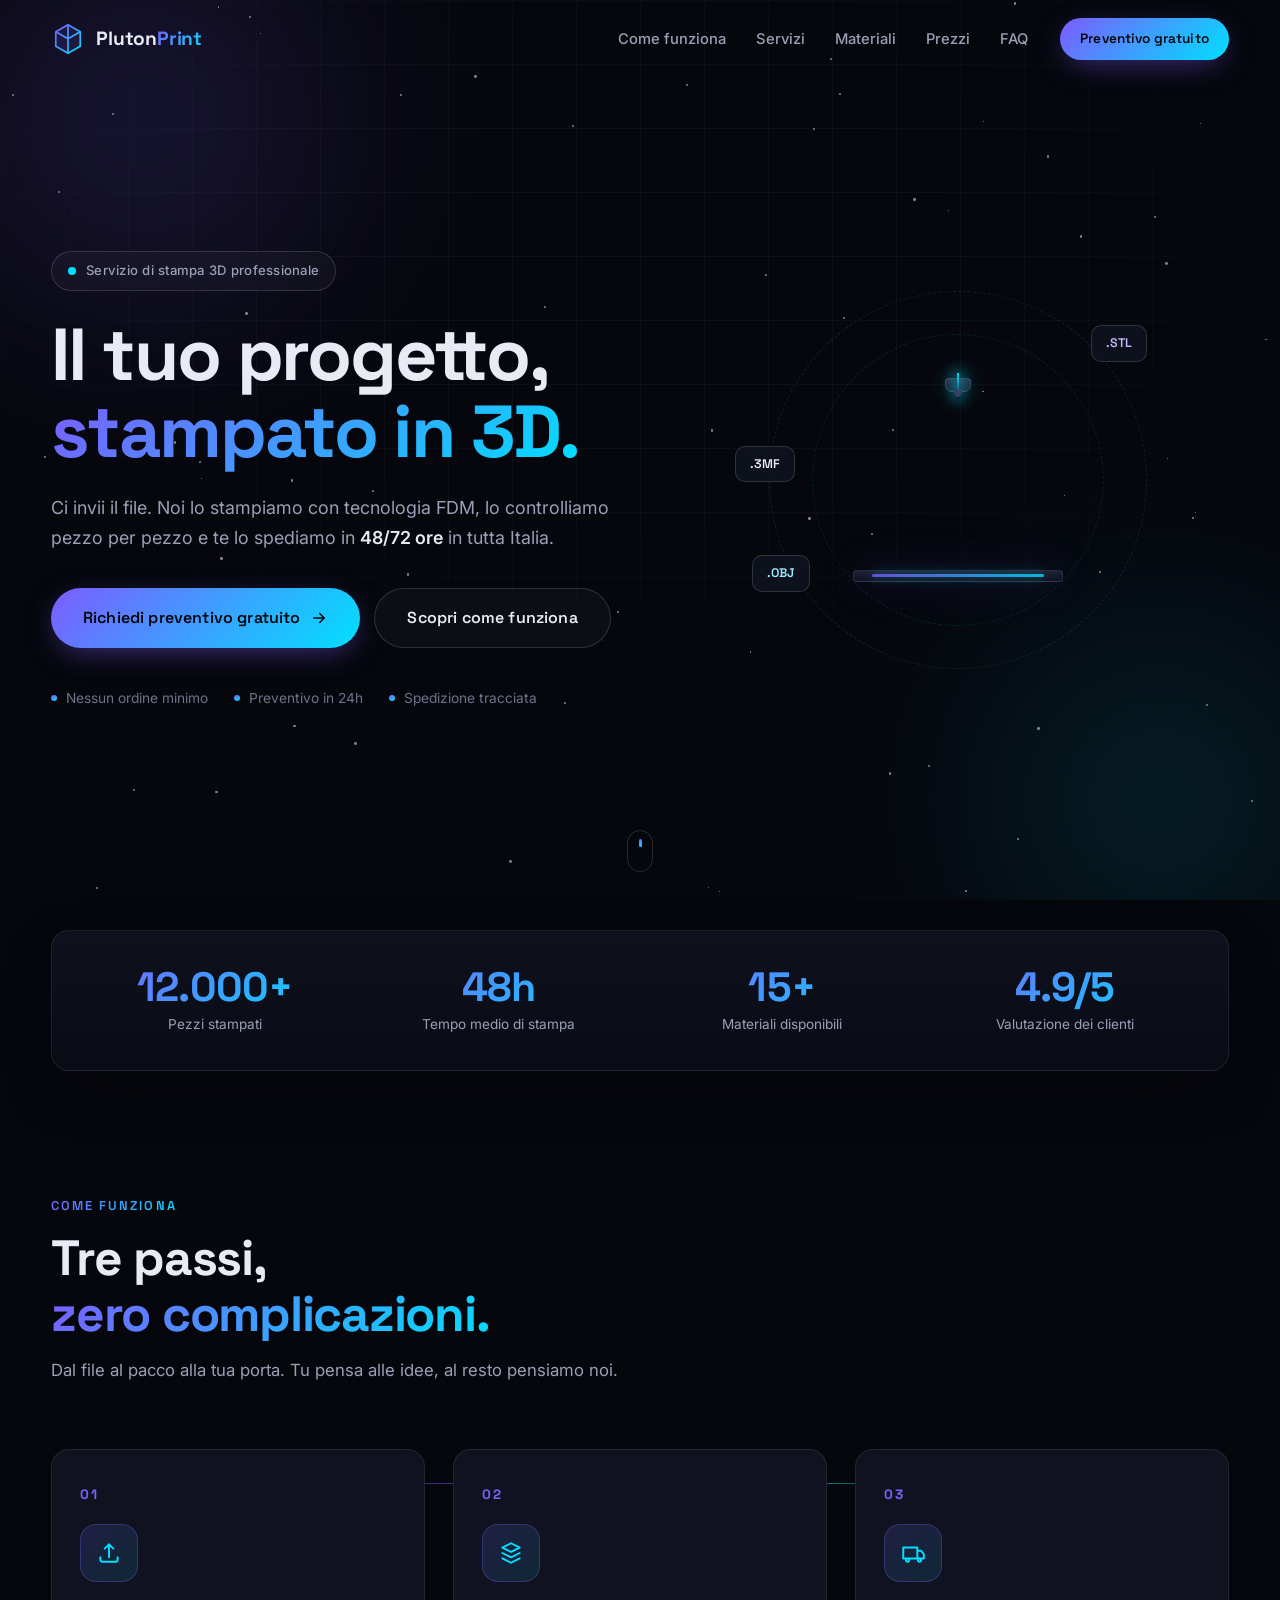
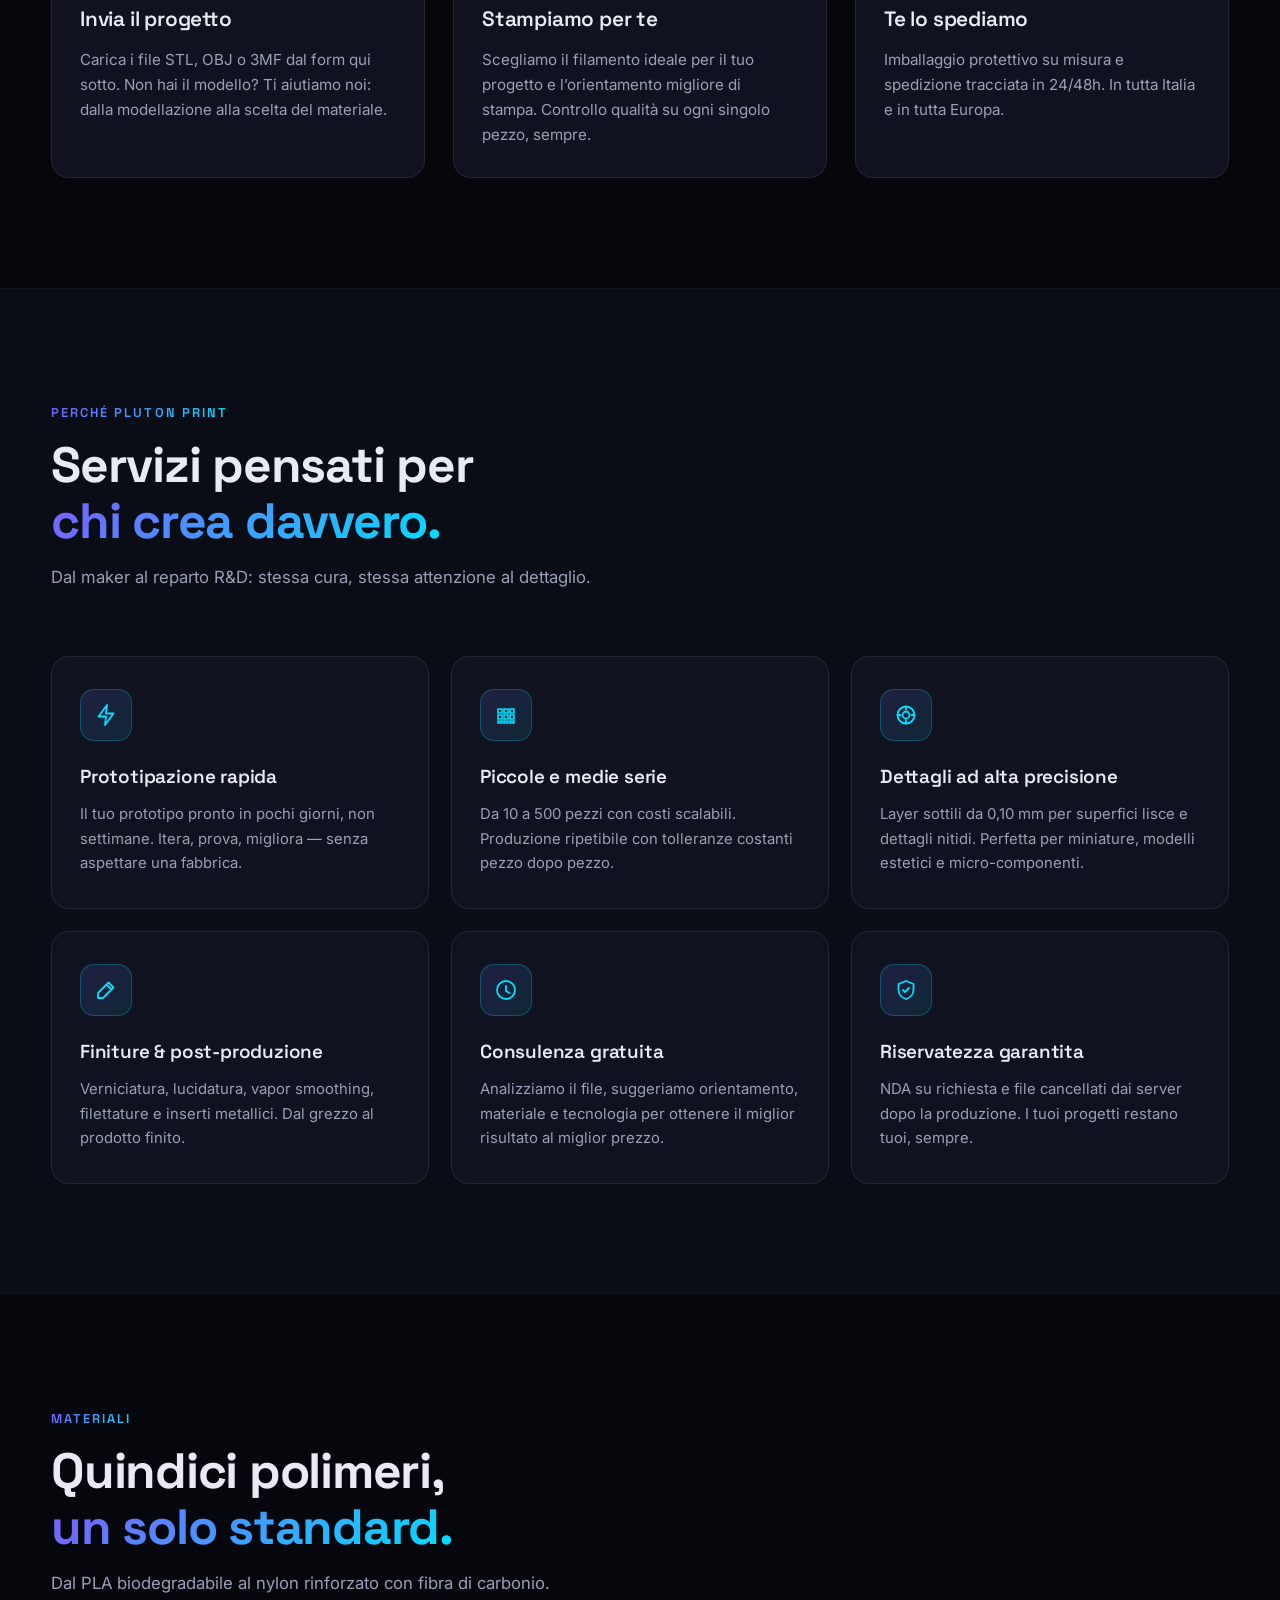
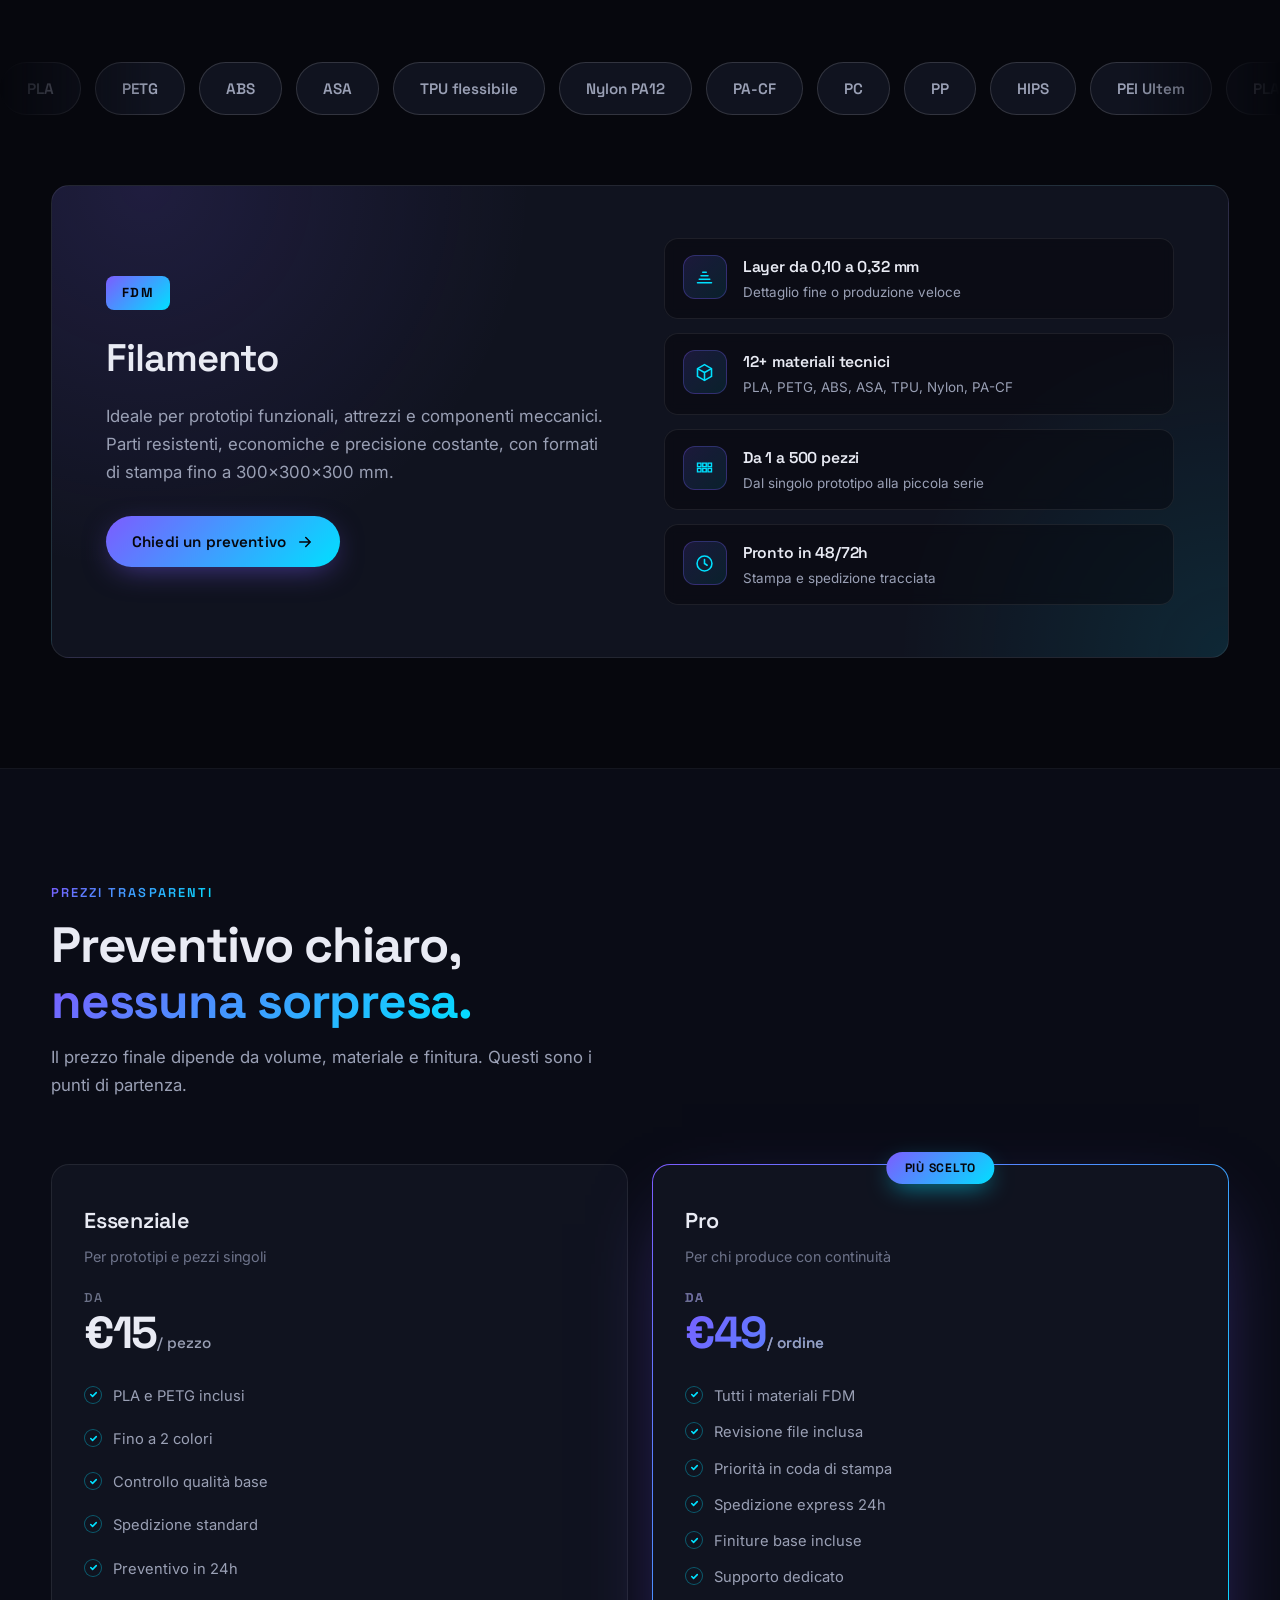
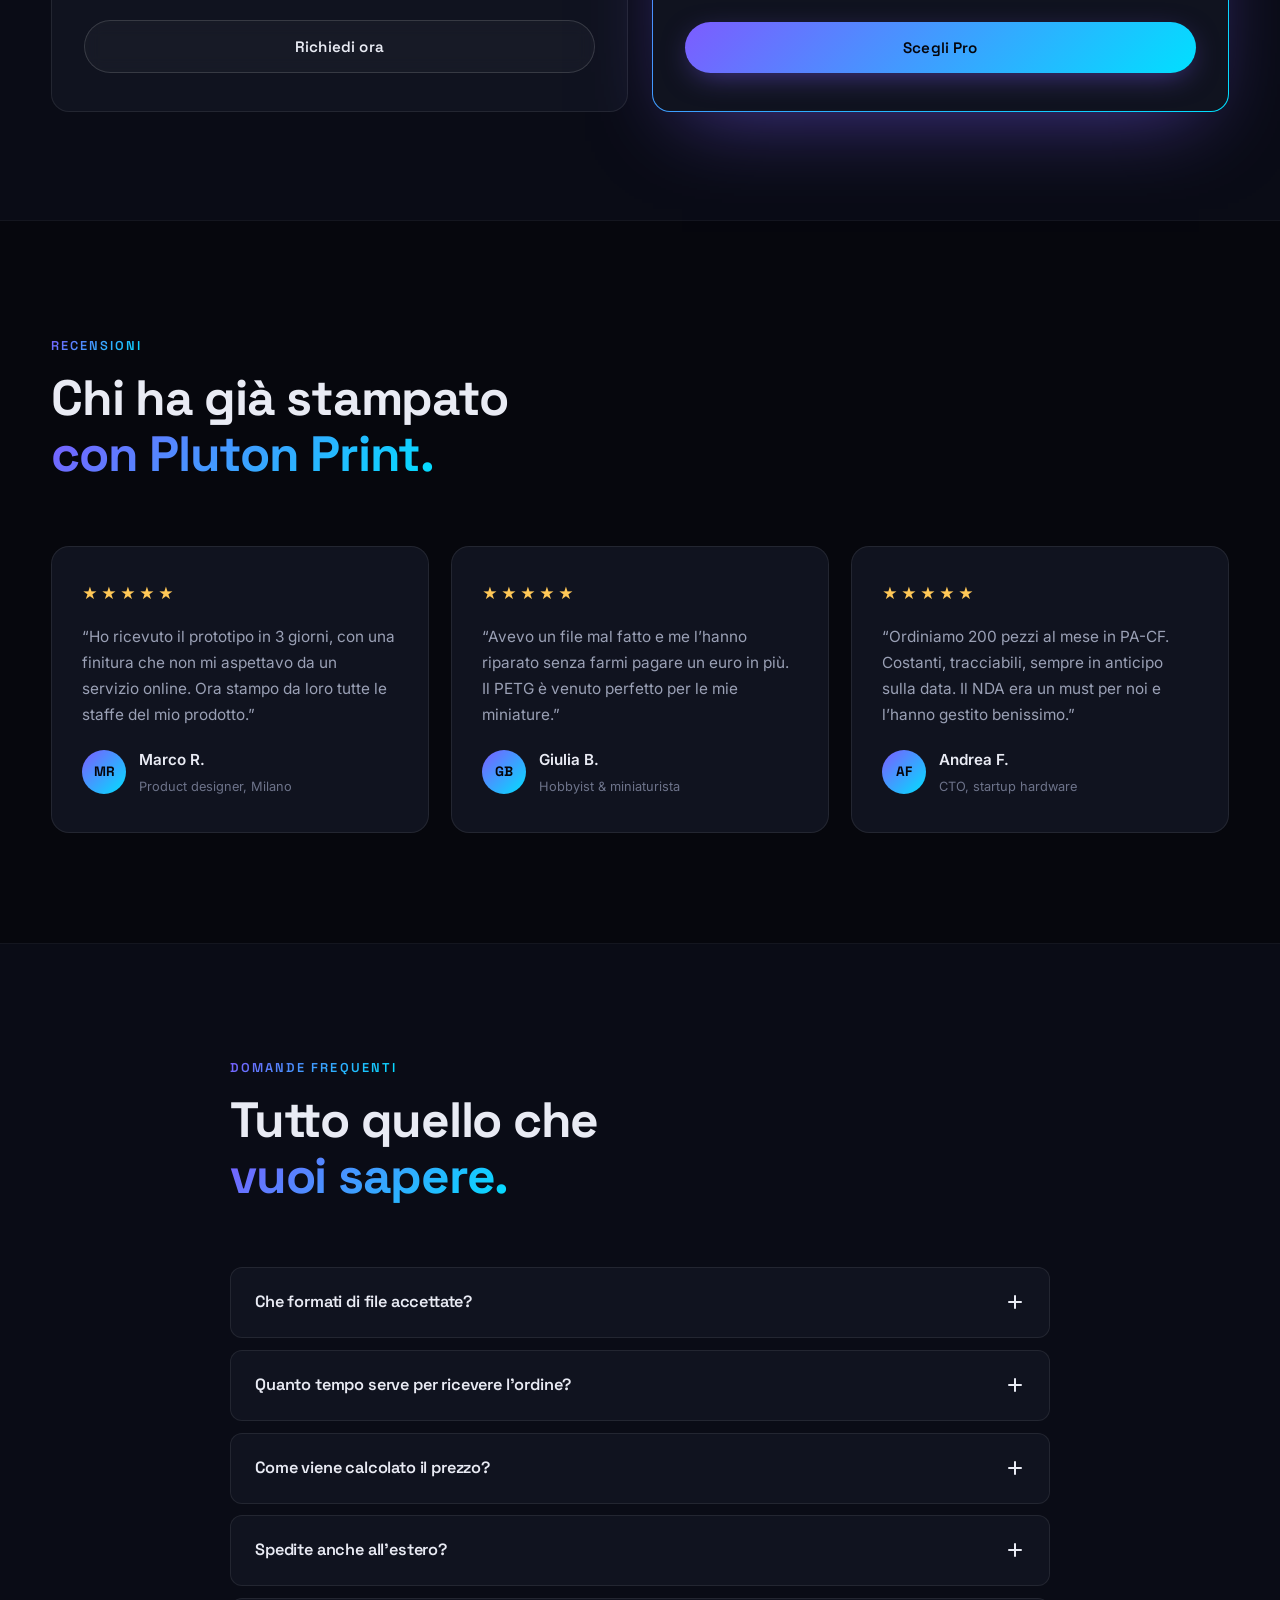
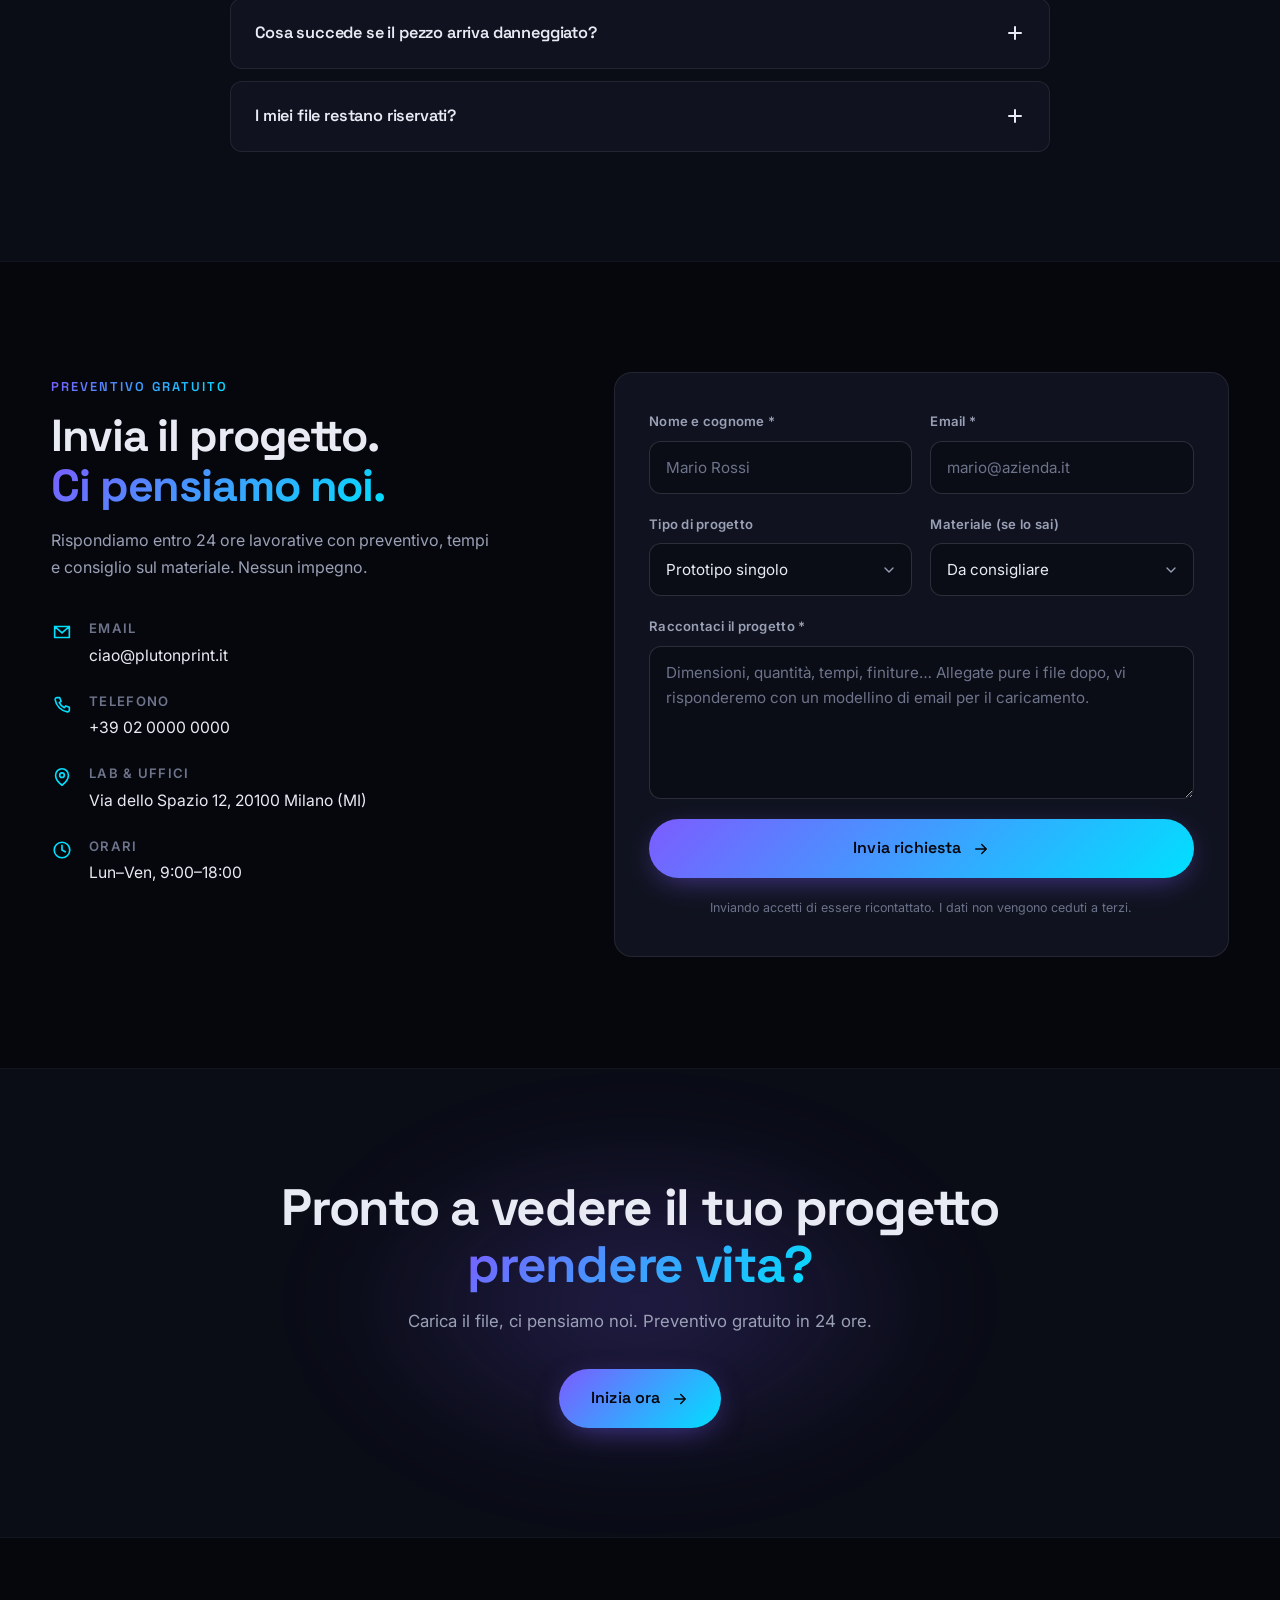
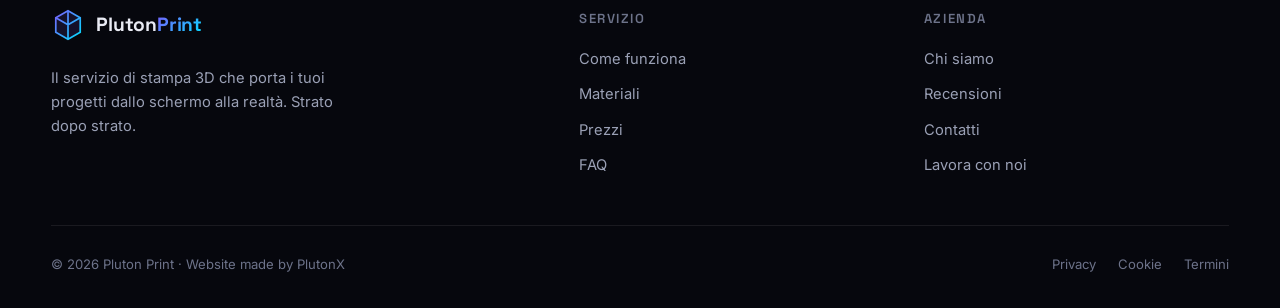
<file: PlutonPrint/index.html>
<!DOCTYPE html>
<html lang="it">
<head>
  <meta charset="UTF-8" />
  <meta name="viewport" content="width=device-width, initial-scale=1.0" />
  <title>Pluton Print — Stampa 3D professionale | Invia il progetto, noi stampiamo e spediamo</title>
  <meta name="description" content="Pluton Print è il servizio di stampa 3D online: ci invii il tuo progetto, lo stampiamo con tecnologia FDM e te lo spediamo in 48/72h in tutta Italia." />
  <link rel="icon" href="data:image/svg+xml,%3Csvg xmlns='http://www.w3.org/2000/svg' viewBox='0 0 32 32'%3E%3Cdefs%3E%3ClinearGradient id='g' x1='0' y1='0' x2='1' y2='1'%3E%3Cstop offset='0' stop-color='%237C5CFF'/%3E%3Cstop offset='1' stop-color='%2300E0FF'/%3E%3C/linearGradient%3E%3C/defs%3E%3Cpath fill='url(%23g)' d='M16 2l12 7v14l-12 7L4 23V9z'/%3E%3C/svg%3E" />
  <link rel="preconnect" href="https://fonts.googleapis.com" />
  <link rel="preconnect" href="https://fonts.gstatic.com" crossorigin />
  <link href="https://fonts.googleapis.com/css2?family=Space+Grotesk:wght@400;500;600;700&family=Inter:wght@400;500;600&display=swap" rel="stylesheet" />
  <link rel="stylesheet" href="style.css" />
</head>
<body>

  <div class="scroll-progress" aria-hidden="true"><span id="progressBar"></span></div>

  <!-- ===================== NAV ===================== -->
  <header class="nav" id="nav">
    <div class="container nav__inner">
      <a href="#hero" class="logo" aria-label="Pluton Print — Home">
        <svg class="logo__mark" viewBox="0 0 32 32" fill="none" aria-hidden="true">
          <defs>
            <linearGradient id="logoGrad" x1="0" y1="0" x2="1" y2="1">
              <stop offset="0" stop-color="#7C5CFF"/>
              <stop offset="1" stop-color="#00E0FF"/>
            </linearGradient>
          </defs>
          <path d="M16 2.5l11.5 6.6v13.8L16 29.5 4.5 22.9V9.1z" stroke="url(#logoGrad)" stroke-width="1.6" fill="rgba(124,92,255,.12)"/>
          <path d="M16 2.5v13.3m0 0l11.5-6.7M16 15.8L4.5 9.1m11.5 6.7v13.7" stroke="url(#logoGrad)" stroke-width="1.6" stroke-linejoin="round"/>
        </svg>
        <span class="logo__text">Pluton<span>Print</span></span>
      </a>

      <nav class="nav__links" id="navLinks" aria-label="Navigazione principale">
        <a href="#come-funziona">Come funziona</a>
        <a href="#servizi">Servizi</a>
        <a href="#materiali">Materiali</a>
        <a href="#prezzi">Prezzi</a>
        <a href="#faq">FAQ</a>
        <a href="#contatti" class="btn btn--primary btn--sm nav__cta-mobile">Preventivo gratuito</a>
      </nav>

      <a href="#contatti" class="btn btn--primary btn--sm nav__cta">Preventivo gratuito</a>

      <button class="nav__burger" id="burger" aria-label="Apri il menu" aria-expanded="false" aria-controls="navLinks">
        <span></span><span></span><span></span>
      </button>
    </div>
  </header>

  <main>

    <!-- ===================== HERO ===================== -->
    <section class="hero" id="hero">
      <div class="hero__bg" aria-hidden="true">
        <div class="stars" id="stars"></div>
        <div class="blob blob--1"></div>
        <div class="blob blob--2"></div>
        <div class="hero__grid"></div>
      </div>

      <div class="container hero__inner">
        <div class="hero__content">
          <span class="badge reveal">
            <span class="badge__dot"></span>
            Servizio di stampa 3D professionale
          </span>
          <h1 class="hero__title reveal">
            Il tuo progetto,<br />
            <span class="gradient-text">stampato in 3D.</span>
          </h1>
          <p class="hero__sub reveal">
            Ci invii il file. Noi lo stampiamo con tecnologia FDM,
            lo controlliamo pezzo per pezzo e te lo spediamo in
            <strong>48/72&nbsp;ore</strong> in tutta Italia.
          </p>
          <div class="hero__actions reveal">
            <a href="#contatti" class="btn btn--primary btn--lg">
              Richiedi preventivo gratuito
              <svg viewBox="0 0 24 24" fill="none" aria-hidden="true"><path d="M5 12h14m-6-6l6 6-6 6" stroke="currentColor" stroke-width="2" stroke-linecap="round" stroke-linejoin="round"/></svg>
            </a>
            <a href="#come-funziona" class="btn btn--ghost btn--lg">Scopri come funziona</a>
          </div>
          <ul class="hero__trust reveal">
            <li>Nessun ordine minimo</li>
            <li>Preventivo in 24h</li>
            <li>Spedizione tracciata</li>
          </ul>
        </div>

        <!-- Scena 3D: stampa strato dopo strato -->
        <div class="hero__scene reveal" aria-hidden="true">
          <div class="scene">
            <div class="scene__orbit scene__orbit--1"></div>
            <div class="scene__orbit scene__orbit--2"></div>

            <div class="printer">
              <div class="printer__nozzle">
                <div class="printer__laser"></div>
              </div>
              <div class="print-object">
                <div class="layer" style="--i:0;  --w:56px"></div>
                <div class="layer" style="--i:1;  --w:94px"></div>
                <div class="layer" style="--i:2;  --w:116px"></div>
                <div class="layer" style="--i:3;  --w:132px"></div>
                <div class="layer" style="--i:4;  --w:144px"></div>
                <div class="layer" style="--i:5;  --w:152px"></div>
                <div class="layer" style="--i:6;  --w:158px"></div>
                <div class="layer" style="--i:7;  --w:160px"></div>
                <div class="layer" style="--i:8;  --w:158px"></div>
                <div class="layer" style="--i:9;  --w:152px"></div>
                <div class="layer" style="--i:10; --w:144px"></div>
                <div class="layer" style="--i:11; --w:132px"></div>
                <div class="layer" style="--i:12; --w:116px"></div>
                <div class="layer" style="--i:13; --w:94px"></div>
                <div class="layer" style="--i:14; --w:56px"></div>
              </div>
              <div class="printer__bed"></div>
            </div>

            <div class="chip chip--1">.STL</div>
            <div class="chip chip--2">.OBJ</div>
            <div class="chip chip--3">.3MF</div>
          </div>
        </div>
      </div>

      <div class="hero__scroll" aria-hidden="true">
        <span></span>
      </div>
    </section>

    <!-- ===================== STATS ===================== -->
    <section class="stats">
      <div class="container stats__grid">
        <div class="stat reveal">
          <span class="stat__num gradient-text" data-count="12000" data-suffix="+">0</span>
          <span class="stat__label">Pezzi stampati</span>
        </div>
        <div class="stat reveal">
          <span class="stat__num gradient-text" data-count="48" data-suffix="h">0</span>
          <span class="stat__label">Tempo medio di stampa</span>
        </div>
        <div class="stat reveal">
          <span class="stat__num gradient-text" data-count="15" data-suffix="+">0</span>
          <span class="stat__label">Materiali disponibili</span>
        </div>
        <div class="stat reveal">
          <span class="stat__num gradient-text" data-count="4.9" data-decimals="1" data-suffix="/5">0</span>
          <span class="stat__label">Valutazione dei clienti</span>
        </div>
      </div>
    </section>

    <!-- ===================== COME FUNZIONA ===================== -->
    <section class="section" id="come-funziona">
      <div class="container">
        <div class="section__head reveal">
          <span class="eyebrow">Come funziona</span>
          <h2>Tre passi,<br /><span class="gradient-text">zero complicazioni.</span></h2>
          <p>Dal file al pacco alla tua porta. Tu pensa alle idee, al resto pensiamo noi.</p>
        </div>

        <div class="steps">
          <div class="steps__line" aria-hidden="true"></div>

          <article class="step reveal">
            <div class="step__num">01</div>
            <div class="step__icon">
              <svg viewBox="0 0 24 24" fill="none"><path d="M12 16V4m0 0l-4 4m4-4l4 4M4 16v2a2 2 0 002 2h12a2 2 0 002-2v-2" stroke="currentColor" stroke-width="1.8" stroke-linecap="round" stroke-linejoin="round"/></svg>
            </div>
            <h3>Invia il progetto</h3>
            <p>Carica i file STL, OBJ o 3MF dal form qui sotto. Non hai il modello? Ti aiutiamo noi: dalla modellazione alla scelta del materiale.</p>
          </article>

          <article class="step reveal">
            <div class="step__num">02</div>
            <div class="step__icon">
              <svg viewBox="0 0 24 24" fill="none"><path d="M4 7l8-4 8 4-8 4-8-4zm0 5l8 4 8-4M4 17l8 4 8-4" stroke="currentColor" stroke-width="1.8" stroke-linecap="round" stroke-linejoin="round"/></svg>
            </div>
            <h3>Stampiamo per te</h3>
            <p>Scegliamo il filamento ideale per il tuo progetto e l’orientamento migliore di stampa. Controllo qualità su ogni singolo pezzo, sempre.</p>
          </article>

          <article class="step reveal">
            <div class="step__num">03</div>
            <div class="step__icon">
              <svg viewBox="0 0 24 24" fill="none"><path d="M3 7h13v10H3V7zm13 3h3.5L22 13v4h-6v-7zM7 20a1.5 1.5 0 100-3 1.5 1.5 0 000 3zm11 0a1.5 1.5 0 100-3 1.5 1.5 0 000 3z" stroke="currentColor" stroke-width="1.8" stroke-linecap="round" stroke-linejoin="round"/></svg>
            </div>
            <h3>Te lo spediamo</h3>
            <p>Imballaggio protettivo su misura e spedizione tracciata in 24/48h. In tutta Italia e in tutta Europa.</p>
          </article>
        </div>
      </div>
    </section>

    <!-- ===================== SERVIZI ===================== -->
    <section class="section section--alt" id="servizi">
      <div class="container">
        <div class="section__head reveal">
          <span class="eyebrow">Perché Pluton Print</span>
          <h2>Servizi pensati per<br /><span class="gradient-text">chi crea davvero.</span></h2>
          <p>Dal maker al reparto R&amp;D: stessa cura, stessa attenzione al dettaglio.</p>
        </div>

        <div class="features">
          <article class="feature reveal" data-tilt>
            <div class="feature__icon">
              <svg viewBox="0 0 24 24" fill="none"><path d="M13 2L4.5 13.5H12l-1 8.5 8.5-11.5H12l1-8.5z" stroke="currentColor" stroke-width="1.8" stroke-linejoin="round"/></svg>
            </div>
            <h3>Prototipazione rapida</h3>
            <p>Il tuo prototipo pronto in pochi giorni, non settimane. Itera, prova, migliora — senza aspettare una fabbrica.</p>
          </article>

          <article class="feature reveal" data-tilt>
            <div class="feature__icon">
              <svg viewBox="0 0 24 24" fill="none"><path d="M4 6h4v4H4V6zm6 0h4v4h-4V6zm6 0h4v4h-4V6zM4 12h4v4H4v-4zm6 0h4v4h-4v-4zm6 0h4v4h-4v-4zM4 18h4v2H4v-2zm6 0h4v2h-4v-2zm6 0h4v2h-4v-2z" stroke="currentColor" stroke-width="1.6"/></svg>
            </div>
            <h3>Piccole e medie serie</h3>
            <p>Da 10 a 500 pezzi con costi scalabili. Produzione ripetibile con tolleranze costanti pezzo dopo pezzo.</p>
          </article>

          <article class="feature reveal" data-tilt>
            <div class="feature__icon">
              <svg viewBox="0 0 24 24" fill="none"><circle cx="12" cy="12" r="8.5" stroke="currentColor" stroke-width="1.8"/><circle cx="12" cy="12" r="3.5" stroke="currentColor" stroke-width="1.8"/><path d="M12 3.5v3m0 11v3M3.5 12h3m11 0h3" stroke="currentColor" stroke-width="1.8" stroke-linecap="round"/></svg>
            </div>
            <h3>Dettagli ad alta precisione</h3>
            <p>Layer sottili da 0,10&nbsp;mm per superfici lisce e dettagli nitidi. Perfetta per miniature, modelli estetici e micro-componenti.</p>
          </article>

          <article class="feature reveal" data-tilt>
            <div class="feature__icon">
              <svg viewBox="0 0 24 24" fill="none"><path d="M14.5 4.5l5 5L9 20H4v-5L14.5 4.5zM12.5 6.5l5 5" stroke="currentColor" stroke-width="1.8" stroke-linecap="round" stroke-linejoin="round"/></svg>
            </div>
            <h3>Finiture &amp; post-produzione</h3>
            <p>Verniciatura, lucidatura, vapor smoothing, filettature e inserti metallici. Dal grezzo al prodotto finito.</p>
          </article>

          <article class="feature reveal" data-tilt>
            <div class="feature__icon">
              <svg viewBox="0 0 24 24" fill="none"><path d="M12 3a9 9 0 100 18 9 9 0 000-18zm0 5v5l3.5 2" stroke="currentColor" stroke-width="1.8" stroke-linecap="round" stroke-linejoin="round"/></svg>
            </div>
            <h3>Consulenza gratuita</h3>
            <p>Analizziamo il file, suggeriamo orientamento, materiale e tecnologia per ottenere il miglior risultato al miglior prezzo.</p>
          </article>

          <article class="feature reveal" data-tilt>
            <div class="feature__icon">
              <svg viewBox="0 0 24 24" fill="none"><path d="M12 3l7.5 3v5.5c0 4.6-3.1 8.4-7.5 9.5-4.4-1.1-7.5-4.9-7.5-9.5V6L12 3z" stroke="currentColor" stroke-width="1.8" stroke-linejoin="round"/><path d="M9 12l2 2 4-4" stroke="currentColor" stroke-width="1.8" stroke-linecap="round" stroke-linejoin="round"/></svg>
            </div>
            <h3>Riservatezza garantita</h3>
            <p>NDA su richiesta e file cancellati dai server dopo la produzione. I tuoi progetti restano tuoi, sempre.</p>
          </article>
        </div>
      </div>
    </section>

    <!-- ===================== MATERIALI ===================== -->
    <section class="section" id="materiali">
      <div class="container">
        <div class="section__head reveal">
          <span class="eyebrow">Materiali</span>
          <h2>Quindici polimeri,<br /><span class="gradient-text">un solo standard.</span></h2>
          <p>Dal PLA biodegradabile al nylon rinforzato con fibra di carbonio.</p>
        </div>
      </div>

      <div class="marquee reveal" aria-label="Elenco materiali">
        <div class="marquee__track">
          <div class="marquee__group">
            <span class="mat">PLA</span><span class="mat">PETG</span><span class="mat">ABS</span><span class="mat">ASA</span>
            <span class="mat">TPU&nbsp;flessibile</span><span class="mat">Nylon&nbsp;PA12</span><span class="mat">PA-CF</span>
            <span class="mat">PC</span><span class="mat">PP</span>
            <span class="mat">HIPS</span><span class="mat">PEI&nbsp;Ultem</span><span class="mat">PLA&nbsp;matte</span><span class="mat">PLA&nbsp;metallic</span>
          </div>
          <div class="marquee__group" aria-hidden="true">
            <span class="mat">PLA</span><span class="mat">PETG</span><span class="mat">ABS</span><span class="mat">ASA</span>
            <span class="mat">TPU&nbsp;flessibile</span><span class="mat">Nylon&nbsp;PA12</span><span class="mat">PA-CF</span>
            <span class="mat">PC</span><span class="mat">PP</span>
            <span class="mat">HIPS</span><span class="mat">PEI&nbsp;Ultem</span><span class="mat">PLA&nbsp;matte</span><span class="mat">PLA&nbsp;metallic</span>
          </div>
        </div>
      </div>

      <div class="container">
        <div class="tech-grid tech-grid--single">
          <article class="tech tech--full reveal">
            <div class="tech__main">
              <div class="tech__tag">FDM</div>
              <h3>Filamento</h3>
              <p>Ideale per prototipi funzionali, attrezzi e componenti meccanici. Parti resistenti, economiche e precisione costante, con formati di stampa fino a 300×300×300&nbsp;mm.</p>
              <a href="#contatti" class="btn btn--primary">
                Chiedi un preventivo
                <svg viewBox="0 0 24 24" fill="none" aria-hidden="true"><path d="M5 12h14m-6-6l6 6-6 6" stroke="currentColor" stroke-width="2" stroke-linecap="round" stroke-linejoin="round"/></svg>
              </a>
            </div>
            <ul class="tech__specs">
              <li>
                <span class="tech__spec-icon">
                  <svg viewBox="0 0 24 24" fill="none"><path d="M4 18h16M6 14h12M8 10h8M10 6h4" stroke="currentColor" stroke-width="1.8" stroke-linecap="round"/></svg>
                </span>
                <div><strong>Layer da 0,10 a 0,32&nbsp;mm</strong><small>Dettaglio fine o produzione veloce</small></div>
              </li>
              <li>
                <span class="tech__spec-icon">
                  <svg viewBox="0 0 24 24" fill="none"><path d="M12 3l8 4.5v9L12 21l-8-4.5v-9L12 3z" stroke="currentColor" stroke-width="1.8" stroke-linejoin="round"/><path d="M12 12l8-4.5M12 12v9M12 12L4 7.5" stroke="currentColor" stroke-width="1.8" stroke-linejoin="round"/></svg>
                </span>
                <div><strong>12+ materiali tecnici</strong><small>PLA, PETG, ABS, ASA, TPU, Nylon, PA-CF</small></div>
              </li>
              <li>
                <span class="tech__spec-icon">
                  <svg viewBox="0 0 24 24" fill="none"><path d="M4 7h4v4H4V7zm6 0h4v4h-4V7zm6 0h4v4h-4V7zM4 13h4v4H4v-4zm6 0h4v4h-4v-4zm6 0h4v4h-4v-4z" stroke="currentColor" stroke-width="1.6"/></svg>
                </span>
                <div><strong>Da 1 a 500 pezzi</strong><small>Dal singolo prototipo alla piccola serie</small></div>
              </li>
              <li>
                <span class="tech__spec-icon">
                  <svg viewBox="0 0 24 24" fill="none"><circle cx="12" cy="12" r="8.5" stroke="currentColor" stroke-width="1.8"/><path d="M12 7.5V12l3 2" stroke="currentColor" stroke-width="1.8" stroke-linecap="round"/></svg>
                </span>
                <div><strong>Pronto in 48/72h</strong><small>Stampa e spedizione tracciata</small></div>
              </li>
            </ul>
          </article>
        </div>
      </div>
    </section>

    <!-- ===================== PREZZI ===================== -->
    <section class="section section--alt" id="prezzi">
      <div class="container">
        <div class="section__head reveal">
          <span class="eyebrow">Prezzi trasparenti</span>
          <h2>Preventivo chiaro,<br /><span class="gradient-text">nessuna sorpresa.</span></h2>
          <p>Il prezzo finale dipende da volume, materiale e finitura. Questi sono i punti di partenza.</p>
        </div>

        <div class="pricing">
          <article class="price reveal">
            <h3>Essenziale</h3>
            <p class="price__desc">Per prototipi e pezzi singoli</p>
            <div class="price__amount"><span>da</span> €15<em>/ pezzo</em></div>
            <ul>
              <li>PLA e PETG inclusi</li>
              <li>Fino a 2 colori</li>
              <li>Controllo qualità base</li>
              <li>Spedizione standard</li>
              <li>Preventivo in 24h</li>
            </ul>
            <a href="#contatti" class="btn btn--ghost btn--block">Richiedi ora</a>
          </article>

          <article class="price price--featured reveal">
            <div class="price__ribbon">Più scelto</div>
            <h3>Pro</h3>
            <p class="price__desc">Per chi produce con continuità</p>
            <div class="price__amount"><span>da</span> €49<em>/ ordine</em></div>
            <ul>
              <li>Tutti i materiali FDM</li>
              <li>Revisione file inclusa</li>
              <li>Priorità in coda di stampa</li>
              <li>Spedizione express 24h</li>
              <li>Finiture base incluse</li>
              <li>Supporto dedicato</li>
            </ul>
            <a href="#contatti" class="btn btn--primary btn--block">Scegli Pro</a>
          </article>
        </div>
      </div>
    </section>

    <!-- ===================== TESTIMONIANZE ===================== -->
    <section class="section" id="recensioni">
      <div class="container">
        <div class="section__head reveal">
          <span class="eyebrow">Recensioni</span>
          <h2>Chi ha già stampato<br /><span class="gradient-text">con Pluton Print.</span></h2>
        </div>

        <div class="testimonials">
          <figure class="quote reveal">
            <div class="quote__stars" aria-label="5 stelle su 5">★★★★★</div>
            <blockquote>“Ho ricevuto il prototipo in 3 giorni, con una finitura che non mi aspettavo da un servizio online. Ora stampo da loro tutte le staffe del mio prodotto.”</blockquote>
            <figcaption>
              <span class="quote__avatar">MR</span>
              <div><strong>Marco R.</strong><small>Product designer, Milano</small></div>
            </figcaption>
          </figure>

          <figure class="quote reveal">
            <div class="quote__stars" aria-label="5 stelle su 5">★★★★★</div>
            <blockquote>“Avevo un file mal fatto e me l’hanno riparato senza farmi pagare un euro in più. Il PETG è venuto perfetto per le mie miniature.”</blockquote>
            <figcaption>
              <span class="quote__avatar">GB</span>
              <div><strong>Giulia B.</strong><small>Hobbyist &amp; miniaturista</small></div>
            </figcaption>
          </figure>

          <figure class="quote reveal">
            <div class="quote__stars" aria-label="5 stelle su 5">★★★★★</div>
            <blockquote>“Ordiniamo 200 pezzi al mese in PA-CF. Costanti, tracciabili, sempre in anticipo sulla data. Il NDA era un must per noi e l’hanno gestito benissimo.”</blockquote>
            <figcaption>
              <span class="quote__avatar">AF</span>
              <div><strong>Andrea F.</strong><small>CTO, startup hardware</small></div>
            </figcaption>
          </figure>
        </div>
      </div>
    </section>

    <!-- ===================== FAQ ===================== -->
    <section class="section section--alt" id="faq">
      <div class="container container--narrow">
        <div class="section__head reveal">
          <span class="eyebrow">Domande frequenti</span>
          <h2>Tutto quello che<br /><span class="gradient-text">vuoi sapere.</span></h2>
        </div>

        <div class="faq">
          <div class="faq__item reveal">
            <button class="faq__q" aria-expanded="false">
              Che formati di file accettate?
              <span class="faq__icon" aria-hidden="true"></span>
            </button>
            <div class="faq__a"><div><p>Accettiamo STL, OBJ, 3MF, STEP e IGES. Se hai un file in un formato diverso, scrivici: quasi sempre possiamo convertirlo. Se non hai ancora il modello, possiamo modellarlo noi.</p></div></div>
          </div>

          <div class="faq__item reveal">
            <button class="faq__q" aria-expanded="false">
              Quanto tempo serve per ricevere l’ordine?
              <span class="faq__icon" aria-hidden="true"></span>
            </button>
            <div class="faq__a"><div><p>In media 48/72 ore dalla conferma: 24/48h di stampa e 24h di spedizione. Le serie grandi richiedono più tempo, ma ti diamo una data precisa prima di iniziare.</p></div></div>
          </div>

          <div class="faq__item reveal">
            <button class="faq__q" aria-expanded="false">
              Come viene calcolato il prezzo?
              <span class="faq__icon" aria-hidden="true"></span>
            </button>
            <div class="faq__a"><div><p>Il prezzo dipende da volume di materiale, tempo macchina, materiale scelto e finiture. Carichi il file e in 24h ricevi un preventivo dettagliato e gratuito, senza impegno.</p></div></div>
          </div>

          <div class="faq__item reveal">
            <button class="faq__q" aria-expanded="false">
              Spedite anche all’estero?
              <span class="faq__icon" aria-hidden="true"></span>
            </button>
            <div class="faq__a"><div><p>Sì, spediamo in tutta Europa con corriere tracciato. I tempi variano da 2 a 5 giorni lavorativi secondo la destinazione.</p></div></div>
          </div>

          <div class="faq__item reveal">
            <button class="faq__q" aria-expanded="false">
              Cosa succede se il pezzo arriva danneggiato?
              <span class="faq__icon" aria-hidden="true"></span>
            </button>
            <div class="faq__a"><div><p>Ristampiamo e rispediamo gratuitamente entro 14 giorni dalla consegna. Usiamo imballaggi studiati pezzo per pezzo, ma nel caso rimborsiamo o sostituiamo senza discussioni.</p></div></div>
          </div>

          <div class="faq__item reveal">
            <button class="faq__q" aria-expanded="false">
              I miei file restano riservati?
              <span class="faq__icon" aria-hidden="true"></span>
            </button>
            <div class="faq__a"><div><p>Sempre. Su richiesta firminamo un NDA prima di ricevere i file, che vengono cancellati dai nostri sistemi dopo la produzione. Non mostriamo mai i progetti dei clienti.</p></div></div>
          </div>
        </div>
      </div>
    </section>

    <!-- ===================== CONTATTI ===================== -->
    <section class="section" id="contatti">
      <div class="container">
        <div class="contact">
          <div class="contact__info reveal">
            <span class="eyebrow">Preventivo gratuito</span>
            <h2>Invia il progetto.<br /><span class="gradient-text">Ci pensiamo noi.</span></h2>
            <p>Rispondiamo entro 24 ore lavorative con preventivo, tempi e consiglio sul materiale. Nessun impegno.</p>

            <ul class="contact__list">
              <li>
                <svg viewBox="0 0 24 24" fill="none"><path d="M4 6h16v12H4V6zm0 0l8 7 8-7" stroke="currentColor" stroke-width="1.8" stroke-linecap="round" stroke-linejoin="round"/></svg>
                <div><strong>Email</strong><a href="mailto:ciao@plutonprint.it">ciao@plutonprint.it</a></div>
              </li>
              <li>
                <svg viewBox="0 0 24 24" fill="none"><path d="M6.5 4h3l1.5 4-2 1.5a12 12 0 005.5 5.5L16 13l4 1.5v3a2 2 0 01-2.2 2A16 16 0 014.5 6.2 2 2 0 016.5 4z" stroke="currentColor" stroke-width="1.8" stroke-linejoin="round"/></svg>
                <div><strong>Telefono</strong><a href="tel:+390200000000">+39 02 0000 0000</a></div>
              </li>
              <li>
                <svg viewBox="0 0 24 24" fill="none"><path d="M12 21s-7-5.4-7-11a7 7 0 1114 0c0 5.6-7 11-7 11z" stroke="currentColor" stroke-width="1.8" stroke-linejoin="round"/><circle cx="12" cy="10" r="2.5" stroke="currentColor" stroke-width="1.8"/></svg>
                <div><strong>Lab &amp; uffici</strong><span>Via dello Spazio 12, 20100 Milano (MI)</span></div>
              </li>
              <li>
                <svg viewBox="0 0 24 24" fill="none"><circle cx="12" cy="12" r="8.5" stroke="currentColor" stroke-width="1.8"/><path d="M12 7v5l3.5 2" stroke="currentColor" stroke-width="1.8" stroke-linecap="round"/></svg>
                <div><strong>Orari</strong><span>Lun–Ven, 9:00–18:00</span></div>
              </li>
            </ul>
          </div>

          <form class="form reveal" id="quoteForm" novalidate>
            <div class="form__row">
              <div class="field">
                <label for="nome">Nome e cognome *</label>
                <input type="text" id="nome" name="nome" placeholder="Mario Rossi" required />
              </div>
              <div class="field">
                <label for="email">Email *</label>
                <input type="email" id="email" name="email" placeholder="mario@azienda.it" required />
              </div>
            </div>

            <div class="form__row">
              <div class="field">
                <label for="tipo">Tipo di progetto</label>
                <select id="tipo" name="tipo">
                  <option value="prototipo">Prototipo singolo</option>
                  <option value="piccola-serie">Piccola serie (2–10 pezzi)</option>
                  <option value="produzione">Produzione (10+ pezzi)</option>
                  <option value="modifica">Modellazione / riparazione file</option>
                  <option value="altro">Altro</option>
                </select>
              </div>
              <div class="field">
                <label for="materiale">Materiale (se lo sai)</label>
                <select id="materiale" name="materiale">
                  <option value="">Da consigliare</option>
                  <option>PLA</option>
                  <option>PETG</option>
                  <option>ABS / ASA</option>
                  <option>TPU flessibile</option>
                  <option>Nylon / PA-CF</option>
                </select>
              </div>
            </div>

            <div class="field">
              <label for="messaggio">Raccontaci il progetto *</label>
              <textarea id="messaggio" name="messaggio" rows="5" placeholder="Dimensioni, quantità, tempi, finiture… Allegate pure i file dopo, vi risponderemo con un modellino di email per il caricamento." required></textarea>
            </div>

            <button type="submit" class="btn btn--primary btn--lg btn--block">
              Invia richiesta
              <svg viewBox="0 0 24 24" fill="none" aria-hidden="true"><path d="M5 12h14m-6-6l6 6-6 6" stroke="currentColor" stroke-width="2" stroke-linecap="round" stroke-linejoin="round"/></svg>
            </button>
            <p class="form__note">Inviando accetti di essere ricontattato. I dati non vengono ceduti a terzi.</p>

            <div class="form__success" id="formSuccess" hidden>
              <svg viewBox="0 0 24 24" fill="none"><circle cx="12" cy="12" r="10" stroke="currentColor" stroke-width="1.8"/><path d="M8 12.5l2.5 2.5L16 9.5" stroke="currentColor" stroke-width="1.8" stroke-linecap="round" stroke-linejoin="round"/></svg>
              <div><strong>Richiesta inviata!</strong><span>Ti rispondiamo entro 24 ore lavorative.</span></div>
            </div>
          </form>
        </div>
      </div>
    </section>

    <!-- ===================== CTA FINALE ===================== -->
    <section class="final-cta">
      <div class="container reveal">
        <h2>Pronto a vedere il tuo progetto<br /><span class="gradient-text">prendere vita?</span></h2>
        <p>Carica il file, ci pensiamo noi. Preventivo gratuito in 24 ore.</p>
        <a href="#contatti" class="btn btn--primary btn--lg">
          Inizia ora
          <svg viewBox="0 0 24 24" fill="none" aria-hidden="true"><path d="M5 12h14m-6-6l6 6-6 6" stroke="currentColor" stroke-width="2" stroke-linecap="round" stroke-linejoin="round"/></svg>
        </a>
      </div>
    </section>

  </main>

  <!-- ===================== FOOTER ===================== -->
  <footer class="footer">
    <div class="container footer__grid">
      <div class="footer__brand">
        <a href="#hero" class="logo">
          <svg class="logo__mark" viewBox="0 0 32 32" fill="none" aria-hidden="true">
            <path d="M16 2.5l11.5 6.6v13.8L16 29.5 4.5 22.9V9.1z" stroke="url(#logoGrad)" stroke-width="1.6" fill="rgba(124,92,255,.12)"/>
            <path d="M16 2.5v13.3m0 0l11.5-6.7M16 15.8L4.5 9.1m11.5 6.7v13.7" stroke="url(#logoGrad)" stroke-width="1.6" stroke-linejoin="round"/>
          </svg>
          <span class="logo__text">Pluton<span>Print</span></span>
        </a>
        <p>Il servizio di stampa 3D che porta i tuoi progetti dallo schermo alla realtà. Strato dopo strato.</p>
      </div>

      <div class="footer__col">
        <h4>Servizio</h4>
        <a href="#come-funziona">Come funziona</a>
        <a href="#materiali">Materiali</a>
        <a href="#prezzi">Prezzi</a>
        <a href="#faq">FAQ</a>
      </div>

      <div class="footer__col">
        <h4>Azienda</h4>
        <a href="#servizi">Chi siamo</a>
        <a href="#recensioni">Recensioni</a>
        <a href="#contatti">Contatti</a>
        <a href="#contatti">Lavora con noi</a>
      </div>

      <!--
      <div class="footer__col">
        <h4>Contatti</h4>
        <a href="mailto:ciao@plutonprint.it">ciao@plutonprint.it</a>
        <a href="tel:+390200000000">+39 02 0000 0000</a>
        <span>Via dello Spazio 12<br />20100 Milano (MI)</span>
      </div>
      -->
    </div>

    <div class="container footer__bottom">
      <span>© 2026 Pluton Print · Website made by PlutonX</span>
      <div class="footer__legal">
        <a href="#">Privacy</a>
        <a href="#">Cookie</a>
        <a href="#">Termini</a>
      </div>
    </div>
  </footer>

  <script src="script.js"></script>
</body>
</html>
</file>
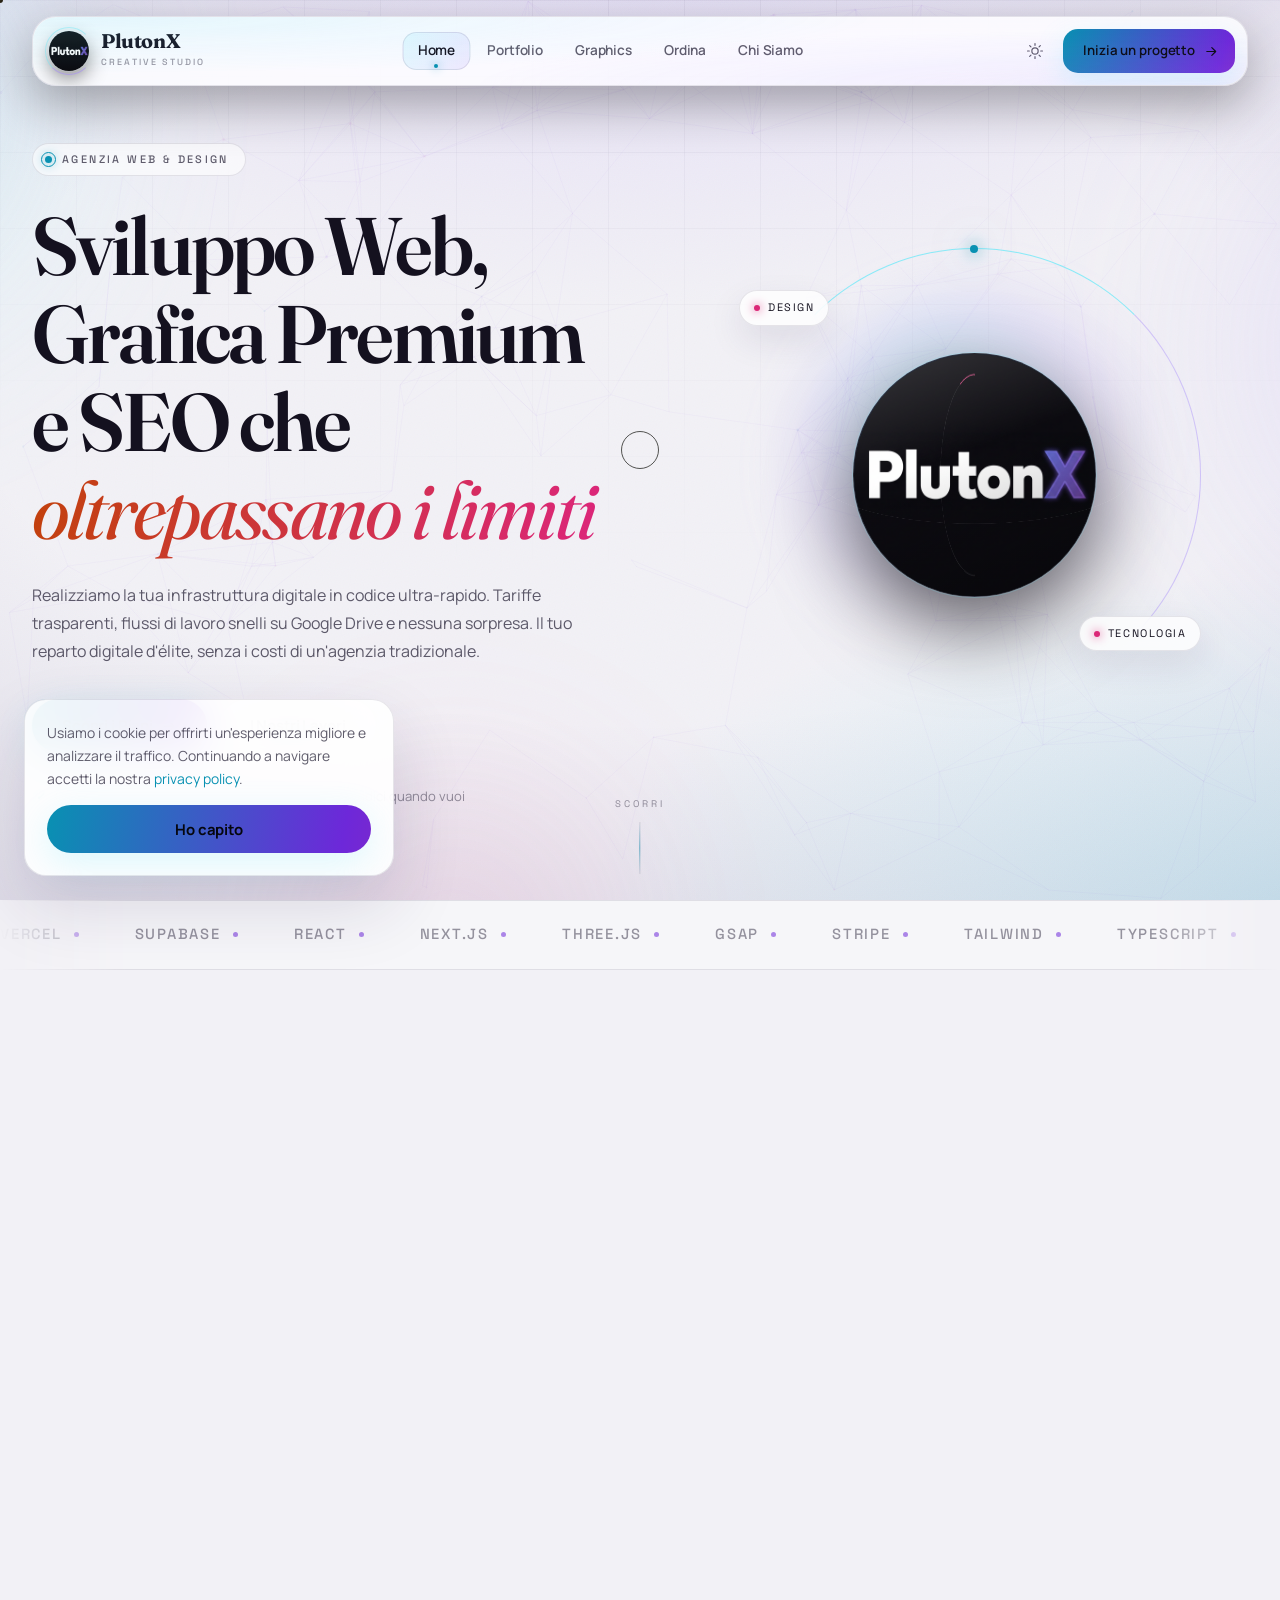
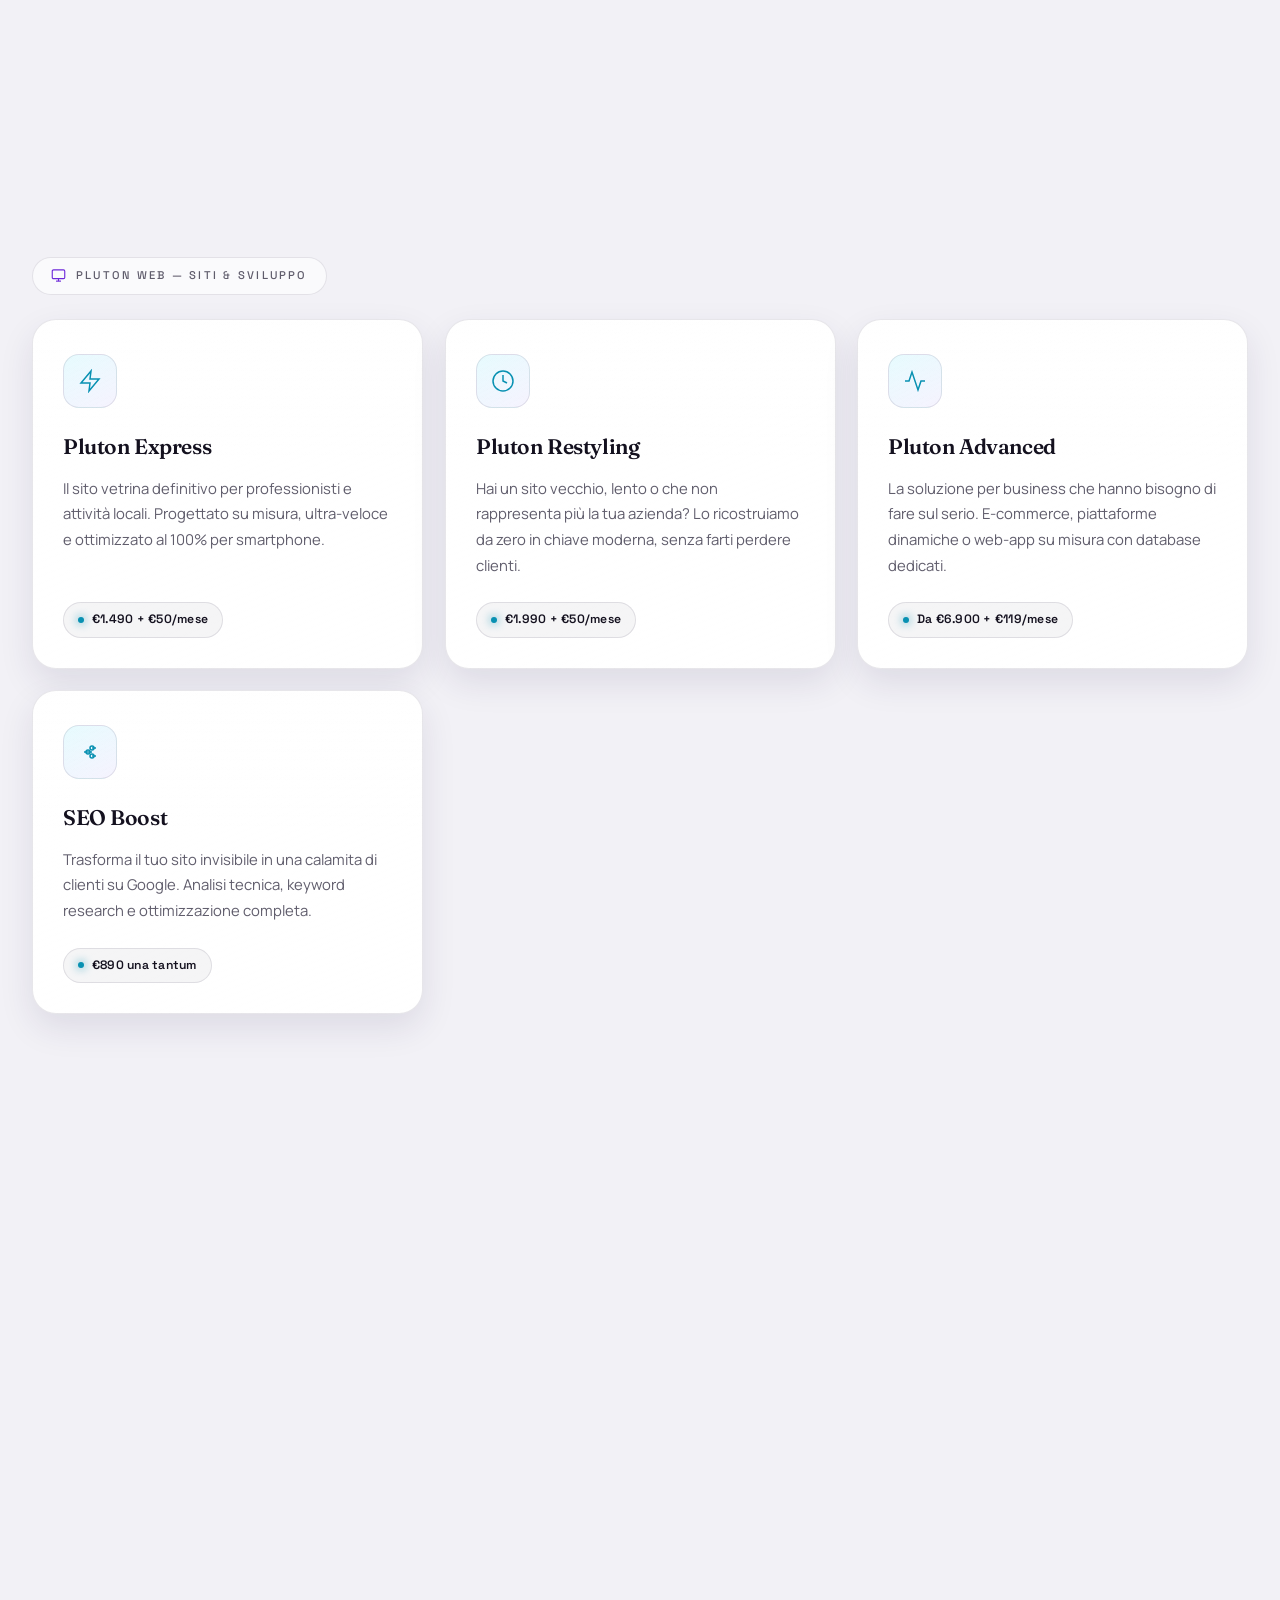
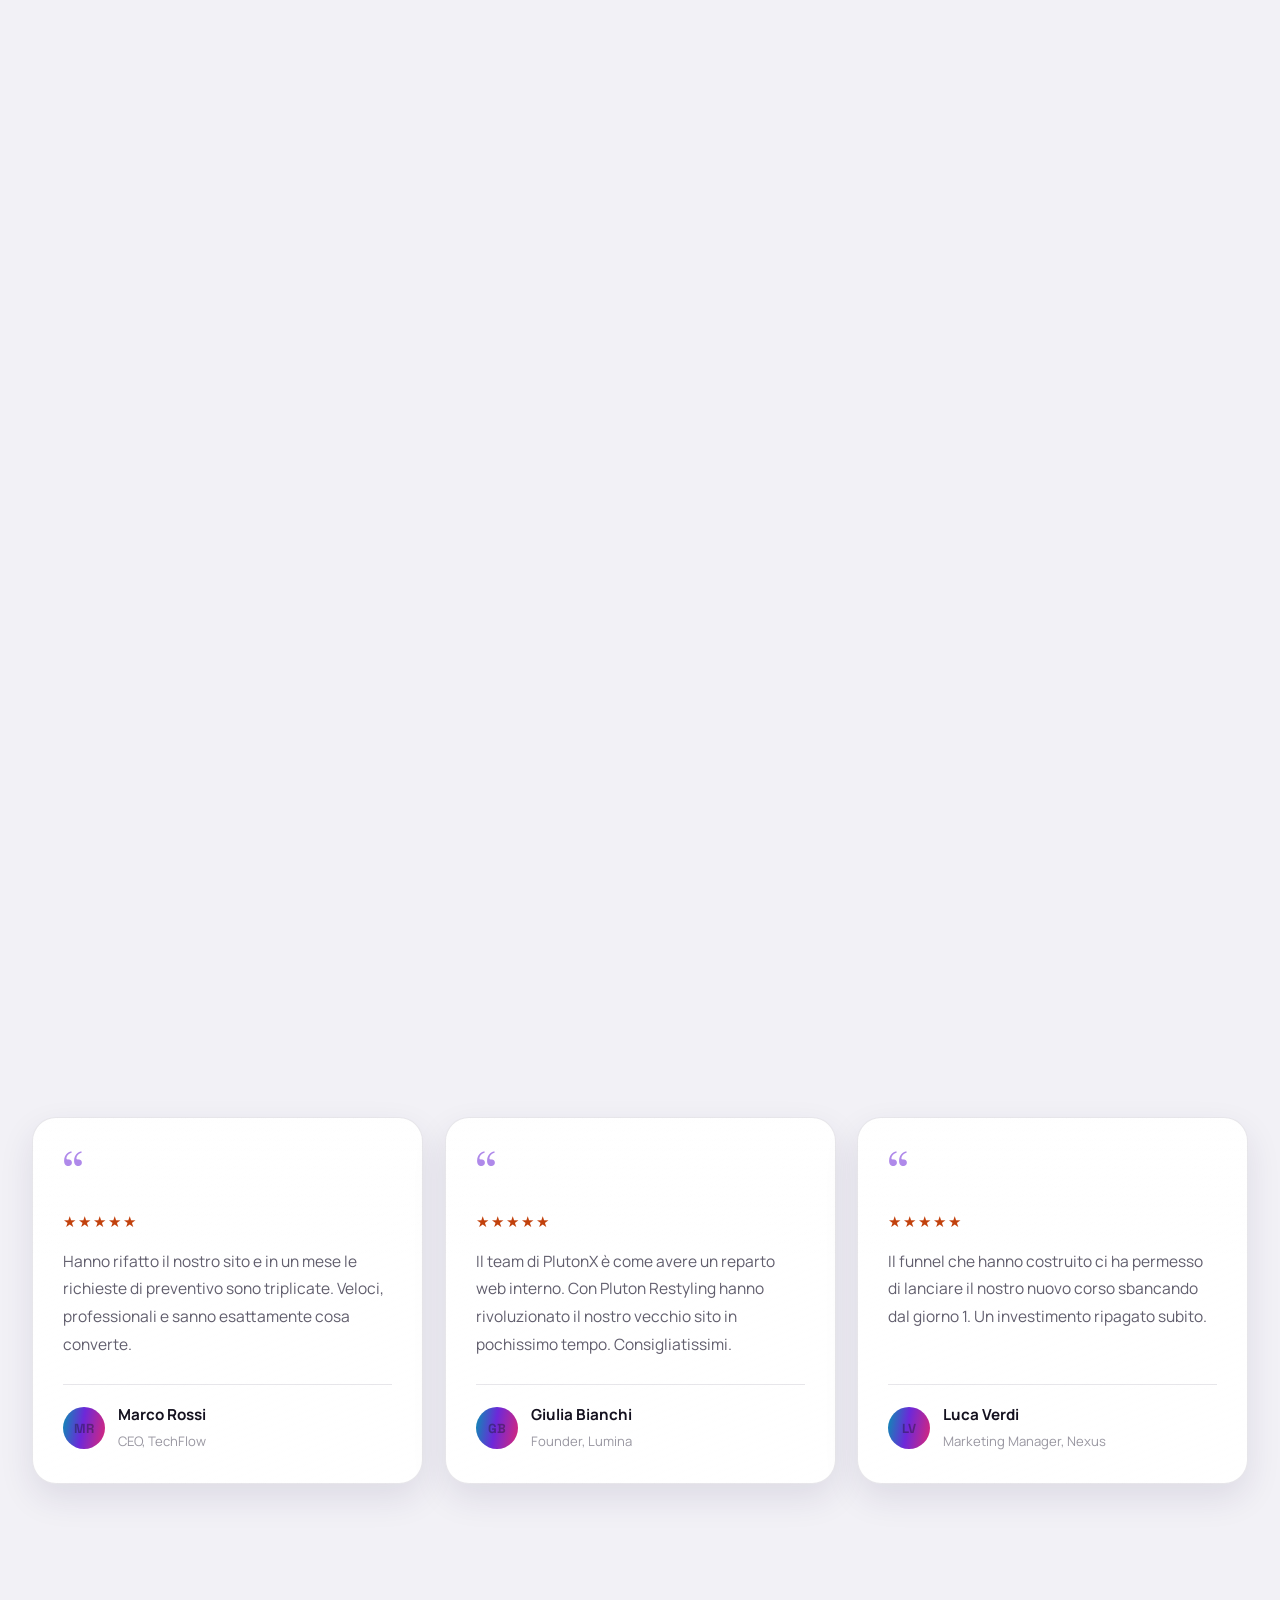
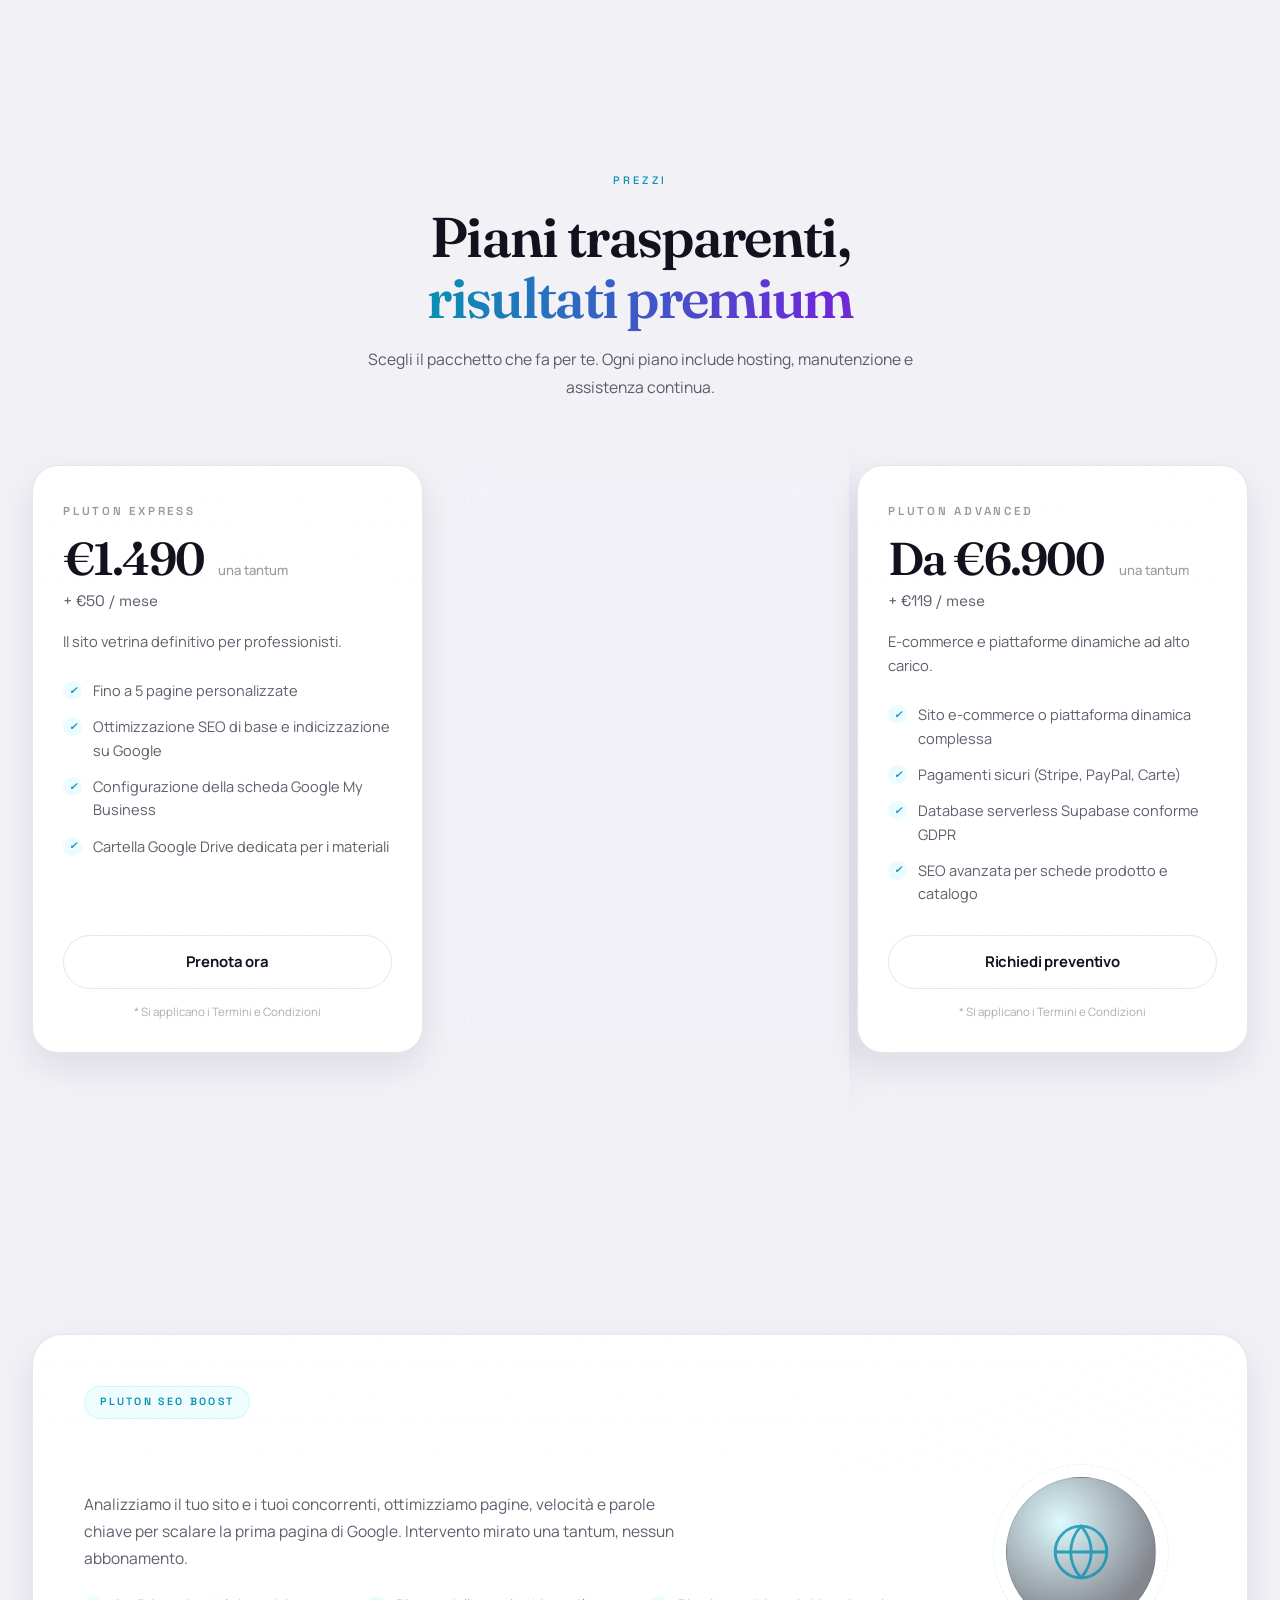
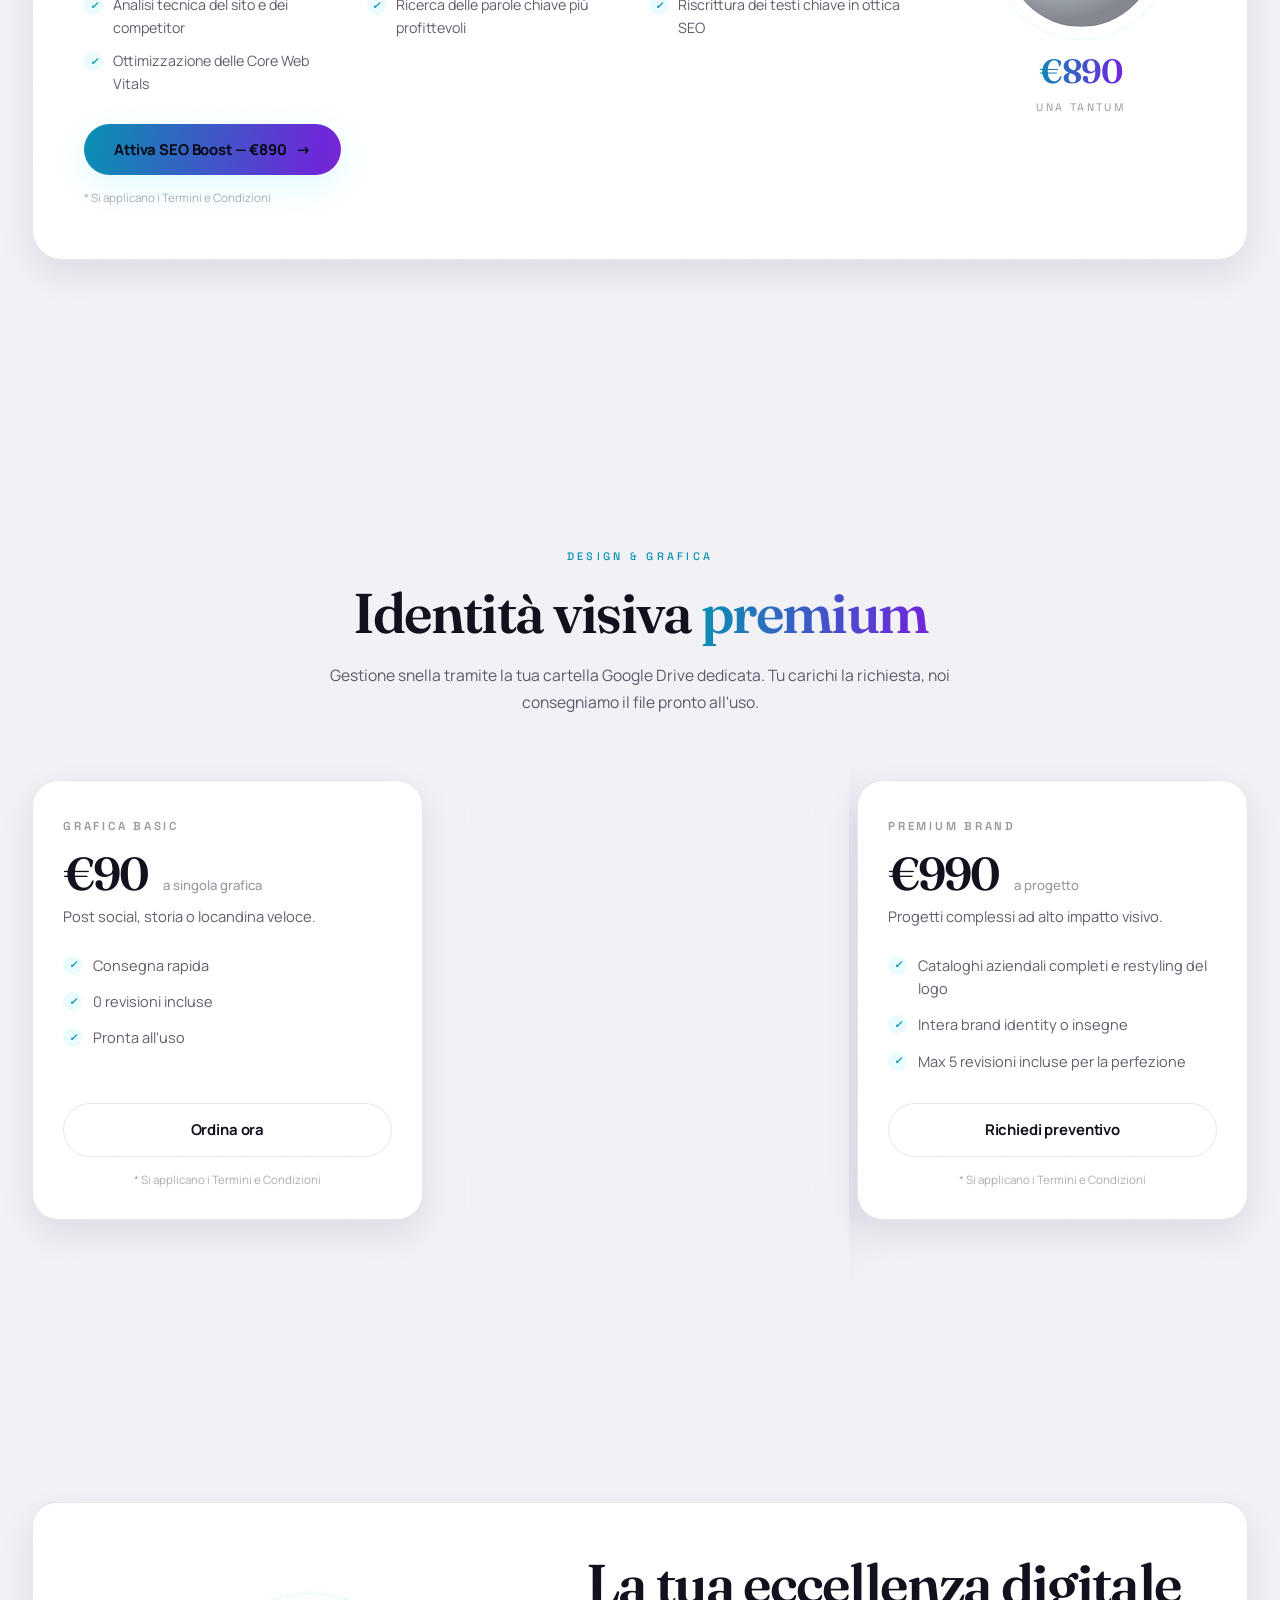
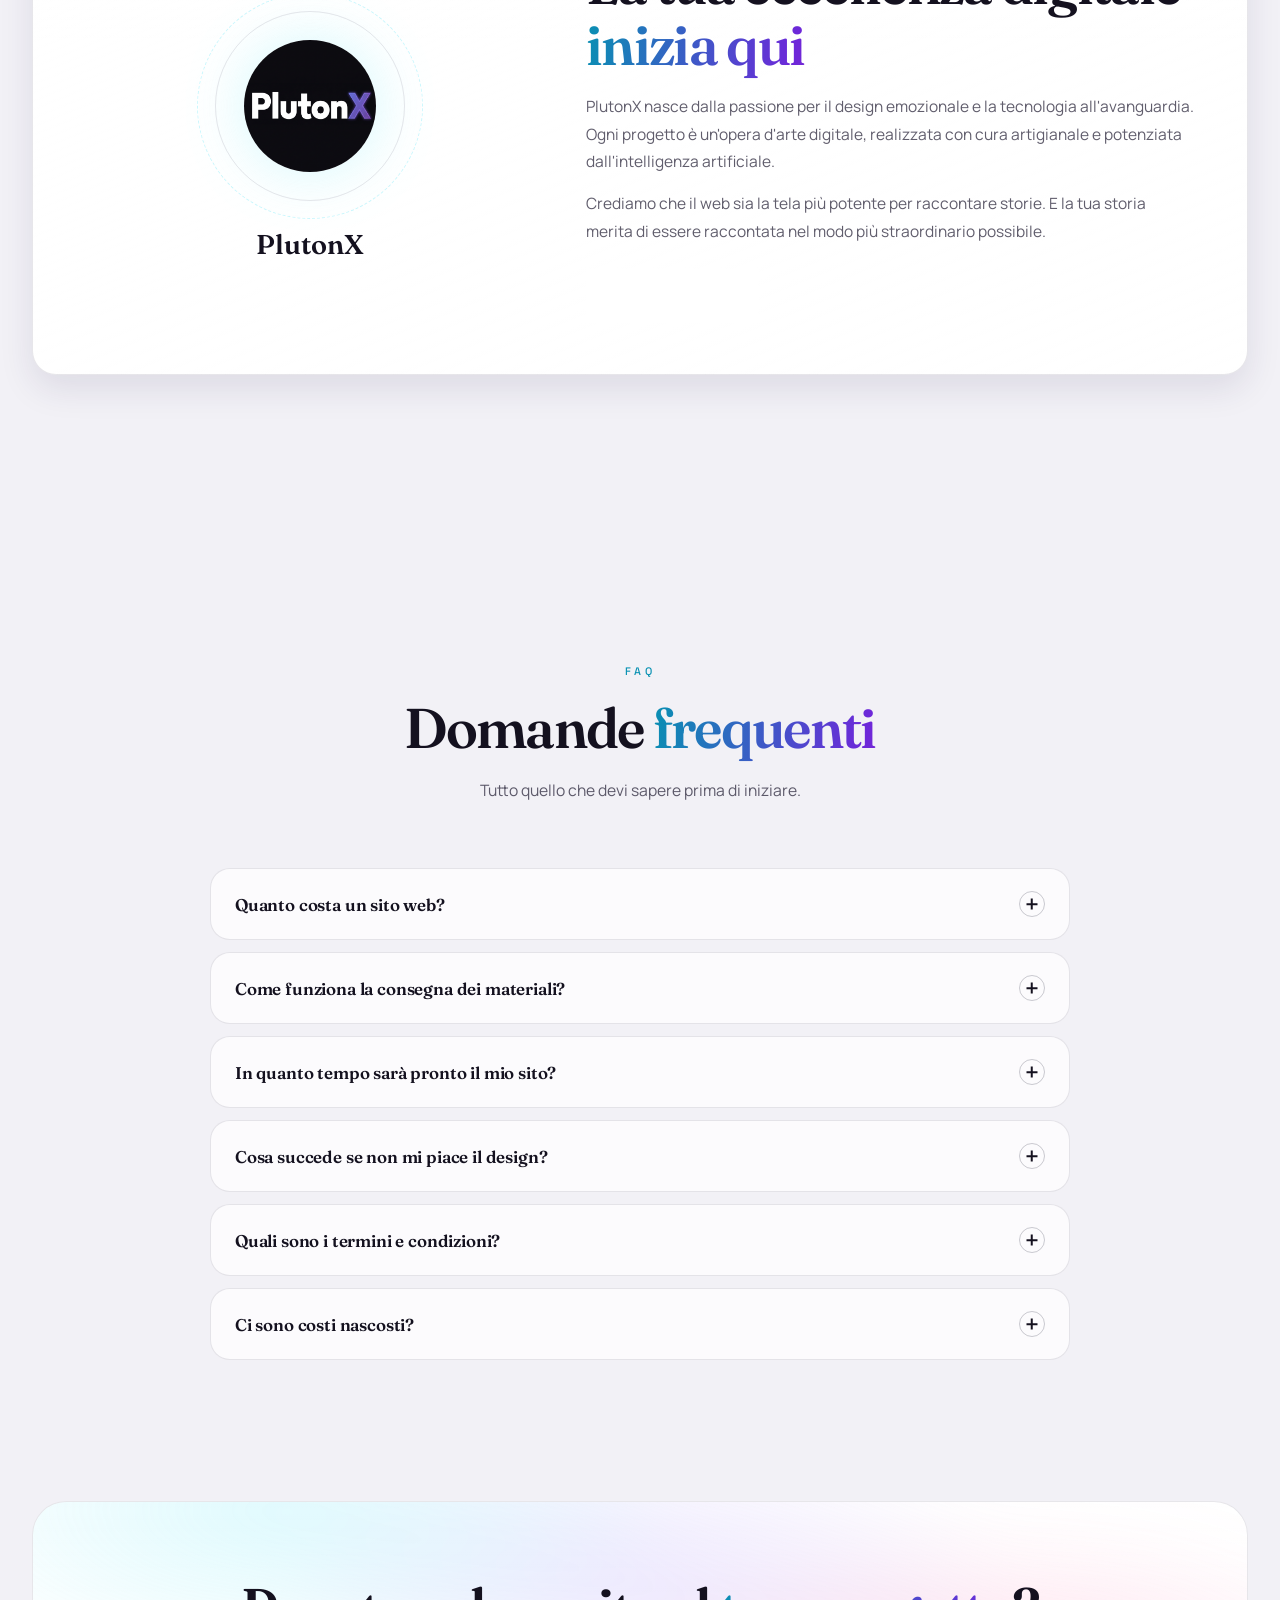
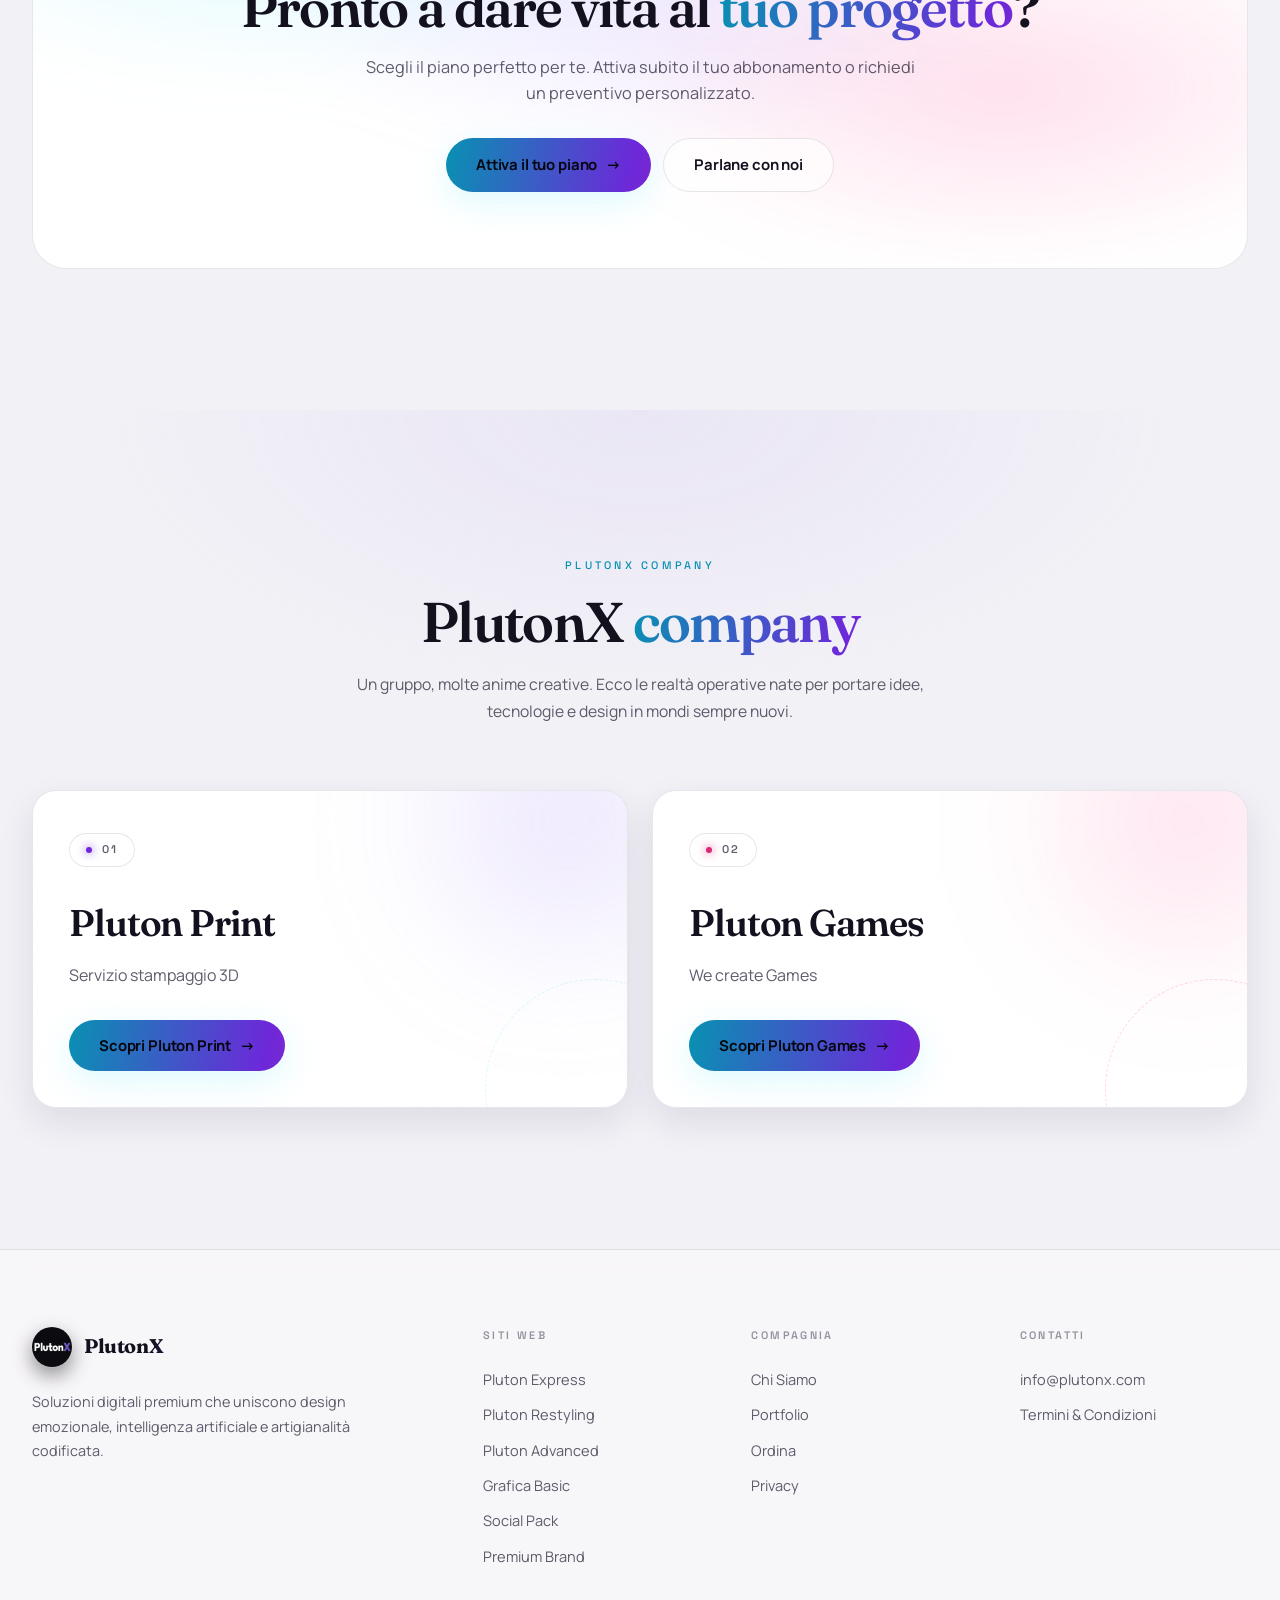
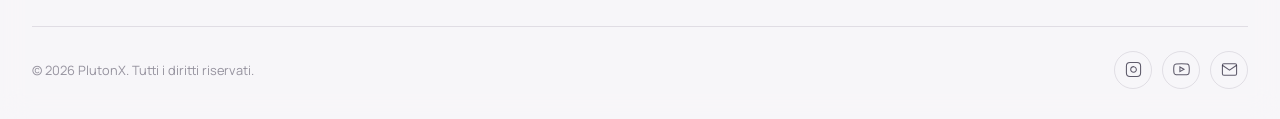
<file: PlutonX/index.html>
<!doctype html>
<html lang="it" data-theme="dark">
<head>
  <meta charset="UTF-8">
  <meta name="viewport" content="width=device-width, initial-scale=1.0">
  <meta name="description" content="PlutonX — Web design, sviluppo e design grafico su misura. Soluzioni digitali premium con intelligenza artificiale.">
  <meta name="theme-color" content="#04050b">
  <title>PlutonX — Oltre i limiti della tecnologia</title>
  <link rel="preconnect" href="https://fonts.googleapis.com">
  <link rel="preconnect" href="https://fonts.gstatic.com" crossorigin>
  <link rel="stylesheet" href="src/style.css">
  <meta property="og:type" content="website">
  <meta property="og:title" content="PlutonX — Oltre i limiti della tecnologia">
  <meta property="og:description" content="PlutonX — Web design, sviluppo e design grafico su misura. Soluzioni digitali premium con intelligenza artificiale.">
  <meta property="og:image" content="images/logo-animated.png">
  <meta property="og:locale" content="it_IT">
  <meta name="twitter:card" content="summary_large_image">
  <meta name="twitter:title" content="PlutonX — Oltre i limiti della tecnologia">
  <meta name="twitter:description" content="PlutonX — Web design, sviluppo e design grafico su misura. Soluzioni digitali premium con intelligenza artificiale.">
  <meta name="twitter:image" content="images/logo-animated.png">
</head>
<body>

  <!-- ══ BACKGROUND STAGE ══ -->
  <div class="bg-stage" aria-hidden="true">
    <canvas class="bg-canvas" id="bg-canvas"></canvas>
    <div class="bg-aurora">
      <span class="aurora aurora--1"></span>
      <span class="aurora aurora--2"></span>
      <span class="aurora aurora--3"></span>
    </div>
    <div class="bg-grid"></div>
    <div class="bg-grain"></div>
    <div class="bg-vignette"></div>
  </div>

  <!-- ══ NAV ══ -->
  <header class="nav" id="nav">
    <div class="nav-shell">
      <div class="nav-bar">
        <a href="index.html" class="brand" aria-label="PlutonX — home">
          <span class="brand-mark">
            <span class="brand-orbit" aria-hidden="true"></span>
            <img src="images/logo-animated.png" alt="" aria-hidden="true">
          </span>
          <span class="brand-copy">
            <span class="brand-name">PlutonX</span>
            <span class="brand-tag">Creative Studio</span>
          </span>
        </a>

        <nav class="nav-links" id="nav-links" aria-label="Sezioni del sito">
          <span class="nav-indicator" id="nav-indicator" aria-hidden="true"></span>
          <a href="index.html" class="nav-link is-active"><span>Home</span></a>
          <a href="portfolio.html" class="nav-link"><span>Portfolio</span></a>
          <a href="pluton-graphics.html" class="nav-link"><span>Graphics</span></a>
          <a href="instructions.html" class="nav-link"><span>Ordina</span></a>
          <a href="chi-siamo.html" class="nav-link"><span>Chi Siamo</span></a>
        </nav>

        <div class="nav-actions">
          <button class="icon-btn" id="theme-toggle" aria-label="Cambia tema" aria-pressed="false"></button>
          <a href="instructions.html" class="nav-cta">
            <span>Inizia un progetto</span>
            <svg viewBox="0 0 24 24" fill="none" stroke="currentColor" stroke-width="1.9" stroke-linecap="round" stroke-linejoin="round" aria-hidden="true"><path d="M4.5 12h14M12.5 5.8 18.7 12l-6.2 6.2"/></svg>
          </a>
          <button class="icon-btn nav-burger" id="menu-toggle" aria-label="Apri il menu" aria-expanded="false" aria-controls="mobile-nav">
            <span class="burger" aria-hidden="true"><i></i><i></i></span>
          </button>
        </div>
      </div>
    </div>
  </header>

  <div class="mobile-nav" id="mobile-nav" aria-hidden="true">
    <div class="mobile-nav-panel">
      <span class="mobile-nav-label">Menu principale</span>
      <nav class="mobile-nav-list" aria-label="Menu principale">
        <a href="index.html" class="is-active"><span class="mn-num">01</span><span class="mn-text">Home</span></a>
        <a href="portfolio.html"><span class="mn-num">02</span><span class="mn-text">Portfolio</span></a>
        <a href="pluton-graphics.html"><span class="mn-num">03</span><span class="mn-text">Graphics</span></a>
        <a href="instructions.html"><span class="mn-num">04</span><span class="mn-text">Ordina</span></a>
        <a href="chi-siamo.html"><span class="mn-num">05</span><span class="mn-text">Chi Siamo</span></a>
        <a href="privacy.html"><span class="mn-num">06</span><span class="mn-text">Privacy</span></a>
      </nav>
      <div class="mobile-nav-foot">
        <button class="icon-btn" id="theme-toggle-mobile" aria-label="Cambia tema"></button>
        <a href="instructions.html" class="btn btn-primary">Inizia un progetto</a>
      </div>
    </div>
  </div>
  <div class="nav-backdrop" id="nav-backdrop"></div>

  <main id="page-content" class="page-content">

    <!-- ══════════ HERO ══════════ -->
    <section class="hero">
      <div class="hero-grid">
        <div class="hero-content">
          <div class="eyebrow reveal">
            <span class="pulse-dot"></span> Agenzia Web &amp; Design
          </div>

          <h1 data-split>
            Sviluppo Web, Grafica Premium<br>
            e SEO che <em>oltrepassano i limiti</em>
          </h1>

          <p class="hero-subtitle reveal delay-2">
            Realizziamo la tua infrastruttura digitale in codice ultra-rapido. Tariffe trasparenti,
            flussi di lavoro snelli su Google Drive e nessuna sorpresa. Il tuo reparto digitale
            d'élite, senza i costi di un'agenzia tradizionale.
          </p>

          <div class="hero-actions reveal delay-3">
            <a href="#prezzi" class="btn btn-primary">
              Scopri i Piani <span class="btn-arrow">&rarr;</span>
            </a>
            <a href="portfolio.html" class="btn btn-ghost">I Nostri Lavori</a>
          </div>

          <div class="hero-trust reveal delay-4">
            <span><i class="tick">✓</i> Consegna in 48h</span>
            <span><i class="tick">✓</i> Revisioni illimitate</span>
            <span><i class="tick">✓</i> Disdici quando vuoi</span>
          </div>
        </div>

        <div class="hero-visual reveal-scale delay-2">
          <div class="planet">
            <span class="planet-halo"></span>
            <span class="planet-ring planet-ring--a"><i></i></span>
            <span class="planet-ring planet-ring--b"><i></i></span>
            <span class="planet-ring planet-ring--c"><i></i></span>
            <span class="planet-core">
              <img src="images/logo-animated.png" alt="PlutonX — Web design e sviluppo su misura" class="hero-logo-animated">
            </span>
            <span class="planet-tag planet-tag--tl"><i class="dot"></i> Design</span>
            <span class="planet-tag planet-tag--br"><i class="dot"></i> Tecnologia</span>
          </div>
        </div>
      </div>

      <div class="scroll-cue" aria-hidden="true">
        <span>Scorri</span>
        <span class="cue-line"></span>
      </div>
    </section>

    <!-- ══════════ MARQUEE ══════════ -->
    <div class="marquee" aria-hidden="true">
      <div class="marquee-track">
        <span class="marquee-item">Vercel</span>
        <span class="marquee-item">Supabase</span>
        <span class="marquee-item">React</span>
        <span class="marquee-item">Next.js</span>
        <span class="marquee-item">Three.js</span>
        <span class="marquee-item">GSAP</span>
        <span class="marquee-item">Stripe</span>
        <span class="marquee-item">Tailwind</span>
        <span class="marquee-item">TypeScript</span>
        <span class="marquee-item">WebGL</span>
        <span class="marquee-item">PostgreSQL</span>
        <span class="marquee-item">Vercel</span>
        <span class="marquee-item">Supabase</span>
        <span class="marquee-item">React</span>
        <span class="marquee-item">Next.js</span>
        <span class="marquee-item">Three.js</span>
        <span class="marquee-item">GSAP</span>
        <span class="marquee-item">Stripe</span>
        <span class="marquee-item">Tailwind</span>
        <span class="marquee-item">TypeScript</span>
        <span class="marquee-item">WebGL</span>
        <span class="marquee-item">PostgreSQL</span>
      </div>
    </div>

    <!-- ══════════ STATS ══════════ -->
    <section class="section">
      <div class="section-container">
        <div class="stats reveal">
          <div class="stat">
            <div class="stat-number">150+</div>
            <div class="stat-label">Progetti completati</div>
          </div>
          <div class="stat">
            <div class="stat-number">24h</div>
            <div class="stat-label">Consegna media</div>
          </div>
          <div class="stat">
            <div class="stat-number">98%</div>
            <div class="stat-label">Soddisfazione</div>
          </div>
          <div class="stat">
            <div class="stat-number">500+</div>
            <div class="stat-label">Ore di supporto</div>
          </div>
          <div class="stat">
            <div class="stat-number">3</div>
            <div class="stat-label">Anni di eccellenza</div>
          </div>
        </div>
      </div>
    </section>

    <!-- ══════════ SERVIZI ══════════ -->
    <section class="section" id="servizi">
      <div class="section-container">
        <div class="section-head is-center reveal">
          <div class="section-label">Servizi</div>
          <h2 class="section-title" data-split>Soluzioni pensate per il <span class="accent">tuo successo</span></h2>
          <p class="section-subtitle">Dalla vetrina alla strategia di lancio, ogni piano è progettato per darti risultati concreti, senza complicazioni.</p>
        </div>

        <div class="group-label reveal">
          <svg width="15" height="15" viewBox="0 0 24 24" fill="none" stroke="currentColor" stroke-width="1.8"><rect x="2" y="3" width="20" height="14" rx="2"/><line x1="8" y1="21" x2="16" y2="21"/><line x1="12" y1="17" x2="12" y2="21"/></svg>
          Pluton Web — Siti &amp; Sviluppo
        </div>

        <div class="services-grid">
          <article class="service-card glass-card reveal delay-1">
            <div class="service-card-icon">
              <svg width="24" height="24" viewBox="0 0 24 24" fill="none" stroke="currentColor" stroke-width="1.5"><path d="M13 2L3 14h9l-1 8 10-12h-9l1-8z"/></svg>
            </div>
            <h3>Pluton Express</h3>
            <p>Il sito vetrina definitivo per professionisti e attività locali. Progettato su misura, ultra-veloce e ottimizzato al 100% per smartphone.</p>
            <span class="price-tag">€1.490 + €50/mese</span>
          </article>

          <article class="service-card glass-card reveal delay-2">
            <div class="service-card-icon">
              <svg width="24" height="24" viewBox="0 0 24 24" fill="none" stroke="currentColor" stroke-width="1.5"><circle cx="12" cy="12" r="10"/><path d="M12 6v6l4 2"/></svg>
            </div>
            <h3>Pluton Restyling</h3>
            <p>Hai un sito vecchio, lento o che non rappresenta più la tua azienda? Lo ricostruiamo da zero in chiave moderna, senza farti perdere clienti.</p>
            <span class="price-tag">€1.990 + €50/mese</span>
          </article>

          <article class="service-card glass-card reveal delay-3">
            <div class="service-card-icon">
              <svg width="24" height="24" viewBox="0 0 24 24" fill="none" stroke="currentColor" stroke-width="1.5"><path d="M22 12h-4l-3 9L9 3l-3 9H2"/></svg>
            </div>
            <h3>Pluton Advanced</h3>
            <p>La soluzione per business che hanno bisogno di fare sul serio. E-commerce, piattaforme dinamiche o web-app su misura con database dedicati.</p>
            <span class="price-tag">Da €6.900 + €119/mese</span>
          </article>

          <article class="service-card glass-card reveal delay-4">
            <div class="service-card-icon">
              <svg width="24" height="24" viewBox="0 0 24 24" fill="none" stroke="currentColor" stroke-width="1.5"><circle cx="10" cy="12" r="2"/><circle cx="14" cy="8" r="2"/><circle cx="14" cy="16" r="2"/><path d="M6 12h4"/><path d="M14 8h4"/><path d="M14 16h4"/><path d="M10 12h4"/></svg>
            </div>
            <h3>SEO Boost</h3>
            <p>Trasforma il tuo sito invisibile in una calamita di clienti su Google. Analisi tecnica, keyword research e ottimizzazione completa.</p>
            <span class="price-tag">€890 una tantum</span>
          </article>
        </div>

        <div class="group-label reveal delay-2" style="margin-top: 56px;">
          <svg width="15" height="15" viewBox="0 0 24 24" fill="none" stroke="currentColor" stroke-width="1.8"><path d="M12 20h9"/><path d="M16.5 3.5a2.121 2.121 0 013 3L7 19l-4 1 1-4L16.5 3.5z"/></svg>
          Pluton Graphics — Identità &amp; Design
        </div>

        <div class="services-grid">
          <article class="service-card glass-card reveal delay-1">
            <div class="service-card-icon">
              <svg width="24" height="24" viewBox="0 0 24 24" fill="none" stroke="currentColor" stroke-width="1.5"><path d="M12 19l7-7 3 3-7 7-3-3z"/><path d="M18 13l-1.5-7.5L2 2l3.5 14.5L13 18l5-5z"/><path d="M2 2l7.586 7.586"/><circle cx="11" cy="11" r="2"/></svg>
            </div>
            <h3>Grafica Basic</h3>
            <p>Post veloce per i social, storia o locandina per un evento al volo. Soluzione immediata, senza fronzoli e a budget ridotto.</p>
            <span class="price-tag">€90 a grafica</span>
          </article>

          <article class="service-card glass-card reveal delay-2">
            <div class="service-card-icon">
              <svg width="24" height="24" viewBox="0 0 24 24" fill="none" stroke="currentColor" stroke-width="1.5"><circle cx="12" cy="12" r="10"/><path d="M12 6v6l4 2"/></svg>
            </div>
            <h3>Social Pack</h3>
            <p>Il pacchetto perfetto per le aziende che vogliono pianificare la comunicazione digitale con grafica coerente e professionale.</p>
            <span class="price-tag">€350 a pacchetto</span>
          </article>

          <article class="service-card glass-card reveal delay-3">
            <div class="service-card-icon">
              <svg width="24" height="24" viewBox="0 0 24 24" fill="none" stroke="currentColor" stroke-width="1.5"><path d="M14 2H6a2 2 0 00-2 2v16a2 2 0 002 2h12a2 2 0 002-2V8z"/><polyline points="14 2 14 8 20 8"/><line x1="16" y1="13" x2="8" y2="13"/><line x1="16" y1="17" x2="8" y2="17"/><polyline points="10 9 9 9 8 9"/></svg>
            </div>
            <h3>Premium Brand</h3>
            <p>Progetti grafici complessi e ad alto impatto visivo che richiedono uno studio strategico profondo della tua identità aziendale.</p>
            <span class="price-tag">€990 a progetto</span>
          </article>
        </div>
      </div>
    </section>

    <!-- ══════════ PROCESSO ══════════ -->
    <section class="section">
      <div class="section-container">
        <div class="section-head is-center reveal">
          <div class="section-label">Metodo di lavoro</div>
          <h2 class="section-title" data-split>Come funziona <span class="accent">PlutonX</span></h2>
          <p class="section-subtitle">Tre passi semplici. Zero attriti. Risultati garantiti.</p>
        </div>

        <div class="process reveal">
          <div class="process-track"><span></span></div>

          <div class="process-step">
            <span class="step-dot"></span>
            <span class="process-index">01</span>
            <h3>Gestione snella su Google Drive</h3>
            <p>Nessuna piattaforma complessa da imparare o ticket infiniti. All'avvio del progetto creiamo la tua cartella dedicata: carichi i tuoi materiali in un click e noi iniziamo lo sviluppo immediatamente. Trasparente, rapido e sicuro.</p>
          </div>

          <div class="process-step">
            <span class="step-dot"></span>
            <span class="process-index">02</span>
            <h3>Tempi di sviluppo certificati</h3>
            <p>Ottimizziamo ogni singola riga di codice in tempo record. Dalle soluzioni Express consegnate in pochi giorni lavorativi fino alle infrastrutture ad Alto Carico con database serverless, ricevi scadenze precise e aggiornamenti costanti.</p>
          </div>

          <div class="process-step">
            <span class="step-dot"></span>
            <span class="process-index">03</span>
            <h3>Revisioni dedicate e trasparenti</h3>
            <p>Ogni pacchetto include un numero di revisioni calibrato per raggiungere la perfezione senza perdite di tempo. Grazie alla formula dell'Approvazione Tacita entro 7 giorni, eliminiamo le attese burocratiche per mettere online il tuo business il prima possibile.</p>
          </div>
        </div>
      </div>
    </section>

    <!-- ══════════ TESTIMONIALS ══════════ -->
    <section class="section">
      <div class="section-container">
        <div class="section-head is-center reveal">
          <div class="section-label">Dicono di noi</div>
          <h2 class="section-title" data-split>Clienti felici, <span class="accent">risultati reali</span></h2>
          <p class="section-subtitle">Non credere solo alle nostre parole. Scopri cosa dicono i clienti che hanno trasformato il loro business con noi.</p>
        </div>

        <div class="testimonials-grid">
          <article class="testimonial-card glass-card reveal delay-1">
            <div class="quote">&ldquo;</div>
            <div class="stars">★★★★★</div>
            <p class="testimonial-text">Hanno rifatto il nostro sito e in un mese le richieste di preventivo sono triplicate. Veloci, professionali e sanno esattamente cosa converte.</p>
            <div class="testimonial-author">
              <span class="testimonial-avatar">MR</span>
              <div>
                <strong>Marco Rossi</strong>
                <span>CEO, TechFlow</span>
              </div>
            </div>
          </article>

          <article class="testimonial-card glass-card reveal delay-2">
            <div class="quote">&ldquo;</div>
            <div class="stars">★★★★★</div>
            <p class="testimonial-text">Il team di PlutonX è come avere un reparto web interno. Con Pluton Restyling hanno rivoluzionato il nostro vecchio sito in pochissimo tempo. Consigliatissimi.</p>
            <div class="testimonial-author">
              <span class="testimonial-avatar">GB</span>
              <div>
                <strong>Giulia Bianchi</strong>
                <span>Founder, Lumina</span>
              </div>
            </div>
          </article>

          <article class="testimonial-card glass-card reveal delay-3">
            <div class="quote">&ldquo;</div>
            <div class="stars">★★★★★</div>
            <p class="testimonial-text">Il funnel che hanno costruito ci ha permesso di lanciare il nostro nuovo corso sbancando dal giorno 1. Un investimento ripagato subito.</p>
            <div class="testimonial-author">
              <span class="testimonial-avatar">LV</span>
              <div>
                <strong>Luca Verdi</strong>
                <span>Marketing Manager, Nexus</span>
              </div>
            </div>
          </article>
        </div>
      </div>
    </section>

    <!-- ══════════ PREZZI WEB ══════════ -->
    <section class="section" id="prezzi">
      <div class="section-container">
        <div class="section-head is-center reveal">
          <div class="section-label">Prezzi</div>
          <h2 class="section-title" data-split>Piani trasparenti, <span class="accent">risultati premium</span></h2>
          <p class="section-subtitle">Scegli il pacchetto che fa per te. Ogni piano include hosting, manutenzione e assistenza continua.</p>
        </div>

        <div class="pricing-grid">
          <article class="pricing-card glass-card reveal delay-1">
            <div class="pricing-name">Pluton Express</div>
            <div class="pricing-price">€1.490 <span>una tantum</span></div>
            <div class="pricing-recurring">+ €50 / mese</div>
            <p class="pricing-desc">Il sito vetrina definitivo per professionisti.</p>
            <ul class="pricing-features">
              <li><i class="check">✓</i> Fino a 5 pagine personalizzate</li>
              <li><i class="check">✓</i> Ottimizzazione SEO di base e indicizzazione su Google</li>
              <li><i class="check">✓</i> Configurazione della scheda Google My Business</li>
              <li><i class="check">✓</i> Cartella Google Drive dedicata per i materiali</li>
            </ul>
            <a href="mailto:info@plutonx.com?subject=Richiesta%20Pluton%20Express" class="btn btn-ghost">Prenota ora</a>
            <small class="terms-note">* Si applicano i Termini e Condizioni</small>
          </article>

          <article class="pricing-card glass-card is-featured reveal delay-2">
            <div class="pricing-name">Pluton Restyling</div>
            <div class="pricing-price">€1.990 <span>una tantum</span></div>
            <div class="pricing-recurring">+ €50 / mese</div>
            <p class="pricing-desc">Rifacimento completo del tuo sito, dal layout al codice.</p>
            <ul class="pricing-features">
              <li><i class="check">✓</i> Rifacimento completo di look e codice</li>
              <li><i class="check">✓</i> Mantenimento del vecchio posizionamento Google</li>
              <li><i class="check">✓</i> Velocità di caricamento triplicata</li>
              <li><i class="check">✓</i> Adeguamento ai moderni standard di sicurezza</li>
            </ul>
            <a href="mailto:info@plutonx.com?subject=Richiesta%20Pluton%20Restyling" class="btn btn-primary">Prenota ora</a>
            <small class="terms-note">* Si applicano i Termini e Condizioni</small>
          </article>

          <article class="pricing-card glass-card reveal delay-3">
            <div class="pricing-name">Pluton Advanced</div>
            <div class="pricing-price">Da €6.900 <span>una tantum</span></div>
            <div class="pricing-recurring">+ €119 / mese</div>
            <p class="pricing-desc">E-commerce e piattaforme dinamiche ad alto carico.</p>
            <ul class="pricing-features">
              <li><i class="check">✓</i> Sito e-commerce o piattaforma dinamica complessa</li>
              <li><i class="check">✓</i> Pagamenti sicuri (Stripe, PayPal, Carte)</li>
              <li><i class="check">✓</i> Database serverless Supabase conforme GDPR</li>
              <li><i class="check">✓</i> SEO avanzata per schede prodotto e catalogo</li>
            </ul>
            <a href="mailto:info@plutonx.com?subject=Richiesta%20Pluton%20Advanced" class="btn btn-ghost">Richiedi preventivo</a>
            <small class="terms-note">* Si applicano i Termini e Condizioni</small>
          </article>
        </div>
      </div>
    </section>

    <!-- ══════════ SEO BOOST ══════════ -->
    <section class="section">
      <div class="section-container">
        <div class="feature-panel glass-card reveal">
          <div class="panel-body">
            <div class="panel-label">Pluton SEO Boost</div>
            <h2 class="panel-title" data-split>Hai già un sito ma <span class="accent">nessuno ti trova</span> su Google?</h2>
            <p class="panel-desc">Analizziamo il tuo sito e i tuoi concorrenti, ottimizziamo pagine, velocità e parole chiave per scalare la prima pagina di Google. Intervento mirato una tantum, nessun abbonamento.</p>
            <ul class="panel-features">
              <li><i class="check">✓</i> Analisi tecnica del sito e dei competitor</li>
              <li><i class="check">✓</i> Ricerca delle parole chiave più profittevoli</li>
              <li><i class="check">✓</i> Riscrittura dei testi chiave in ottica SEO</li>
              <li><i class="check">✓</i> Ottimizzazione delle Core Web Vitals</li>
            </ul>
            <a href="mailto:info@plutonx.com?subject=Richiesta%20SEO%20Boost" class="btn btn-primary">
              Attiva SEO Boost — €890 <span class="btn-arrow">&rarr;</span>
            </a>
            <small class="terms-note" style="text-align:left;">* Si applicano i Termini e Condizioni</small>
          </div>

          <div class="panel-visual">
            <div class="orbit-globe">
              <svg width="62" height="62" viewBox="0 0 24 24" fill="none" stroke="currentColor" stroke-width="1.1">
                <circle cx="12" cy="12" r="10"/>
                <path d="M2 12h20"/>
                <path d="M12 2a15.3 15.3 0 014 10 15.3 15.3 0 01-4 10 15.3 15.3 0 01-4-10 15.3 15.3 0 014-10z"/>
              </svg>
            </div>
            <span class="panel-price-amount">€890</span>
            <span class="panel-price-label">una tantum</span>
          </div>
        </div>
      </div>
    </section>

    <!-- ══════════ PREZZI GRAFICA ══════════ -->
    <section class="section" id="servizi-grafica">
      <div class="section-container">
        <div class="section-head is-center reveal">
          <div class="section-label">Design &amp; Grafica</div>
          <h2 class="section-title" data-split>Identità visiva <span class="accent">premium</span></h2>
          <p class="section-subtitle">Gestione snella tramite la tua cartella Google Drive dedicata. Tu carichi la richiesta, noi consegniamo il file pronto all'uso.</p>
        </div>

        <div class="pricing-grid">
          <article class="pricing-card glass-card reveal delay-1">
            <div class="pricing-name">Grafica Basic</div>
            <div class="pricing-price">€90 <span>a singola grafica</span></div>
            <p class="pricing-desc">Post social, storia o locandina veloce.</p>
            <ul class="pricing-features">
              <li><i class="check">✓</i> Consegna rapida</li>
              <li><i class="check">✓</i> 0 revisioni incluse</li>
              <li><i class="check">✓</i> Pronta all'uso</li>
            </ul>
            <a href="mailto:info@plutonx.com?subject=Richiesta%20Grafica%20Basic" class="btn btn-ghost">Ordina ora</a>
            <small class="terms-note">* Si applicano i Termini e Condizioni</small>
          </article>

          <article class="pricing-card glass-card is-featured reveal delay-2">
            <div class="pricing-name">Social Pack</div>
            <div class="pricing-price">€350 <span>a pacchetto</span></div>
            <p class="pricing-desc">Pacchetto di grafiche coordinate per social.</p>
            <ul class="pricing-features">
              <li><i class="check">✓</i> 4 grafiche coordinate incluse</li>
              <li><i class="check">✓</i> Max 3 revisioni complessive</li>
              <li><i class="check">✓</i> Perfetto per campagne pubblicitarie</li>
            </ul>
            <a href="mailto:info@plutonx.com?subject=Richiesta%20Social%20Pack" class="btn btn-primary">Ordina ora</a>
            <small class="terms-note">* Si applicano i Termini e Condizioni</small>
          </article>

          <article class="pricing-card glass-card reveal delay-3">
            <div class="pricing-name">Premium Brand</div>
            <div class="pricing-price">€990 <span>a progetto</span></div>
            <p class="pricing-desc">Progetti complessi ad alto impatto visivo.</p>
            <ul class="pricing-features">
              <li><i class="check">✓</i> Cataloghi aziendali completi e restyling del logo</li>
              <li><i class="check">✓</i> Intera brand identity o insegne</li>
              <li><i class="check">✓</i> Max 5 revisioni incluse per la perfezione</li>
            </ul>
            <a href="mailto:info@plutonx.com?subject=Richiesta%20Premium%20Brand" class="btn btn-ghost">Richiedi preventivo</a>
            <small class="terms-note">* Si applicano i Termini e Condizioni</small>
          </article>
        </div>
      </div>
    </section>

    <!-- ══════════ CHI SIAMO ══════════ -->
    <section class="section">
      <div class="section-container">
        <div class="about-panel glass-card reveal">
          <div class="about-emblem">
            <div class="emblem-ring">
              <img src="images/logo-animated.png" alt="PlutonX — Agenzia di web design e sviluppo digitale">
            </div>
            <h3>PlutonX</h3>
          </div>
          <div>
            <h2 class="section-title" data-split>La tua eccellenza digitale <span class="accent">inizia qui</span></h2>
            <p style="font-size:.97rem;line-height:1.78;color:var(--text-2);margin-bottom:14px;">
              PlutonX nasce dalla passione per il design emozionale e la tecnologia all'avanguardia.
              Ogni progetto è un'opera d'arte digitale, realizzata con cura artigianale e potenziata
              dall'intelligenza artificiale.
            </p>
            <p style="font-size:.97rem;line-height:1.78;color:var(--text-2);margin-bottom:24px;">
              Crediamo che il web sia la tela più potente per raccontare storie. E la tua storia
              merita di essere raccontata nel modo più straordinario possibile.
            </p>
            <a href="chi-siamo.html" class="btn btn-ghost">Scopri di più <span class="btn-arrow">&rarr;</span></a>
          </div>
        </div>
      </div>
    </section>

    <!-- ══════════ FAQ ══════════ -->
    <section class="section" id="faq">
      <div class="section-container">
        <div class="section-head is-center reveal">
          <div class="section-label">FAQ</div>
          <h2 class="section-title" data-split>Domande <span class="accent">frequenti</span></h2>
          <p class="section-subtitle">Tutto quello che devi sapere prima di iniziare.</p>
        </div>

        <div class="faq-list">
          <div class="faq-item reveal delay-1">
            <button class="faq-question" aria-expanded="false">
              Quanto costa un sito web?
              <span class="faq-icon"></span>
            </button>
            <div class="faq-answer">
              <div>
                <p><strong>Pluton Express</strong> (sito vetrina fino a 5 pagine): €1.490 una tantum + €50/mese. <strong>Pluton Restyling</strong> (rifacimento completo): €1.990 una tantum + €50/mese. <strong>Pluton Advanced</strong> (e-commerce e piattaforme): a partire da €6.900 una tantum + €119/mese. Tutti i piani includono hosting, manutenzione e assistenza continua.</p>
              </div>
            </div>
          </div>

          <div class="faq-item reveal delay-2">
            <button class="faq-question" aria-expanded="false">
              Come funziona la consegna dei materiali?
              <span class="faq-icon"></span>
            </button>
            <div class="faq-answer">
              <div>
                <p>Per ogni progetto ti viene dedicata una cartella Google Drive condivisa dove puoi caricare logo, testi, immagini e briefing. Noi lavoriamo direttamente sui file che trovi lì, mantenendo tutto organizzato e sempre accessibile.</p>
              </div>
            </div>
          </div>

          <div class="faq-item reveal delay-3">
            <button class="faq-question" aria-expanded="false">
              In quanto tempo sarà pronto il mio sito?
              <span class="faq-icon"></span>
            </button>
            <div class="faq-answer">
              <div>
                <p><strong>Pluton Express</strong>: 24/48 ore lavorative dal ricevimento dei materiali. <strong>Pluton Advanced</strong>: 7-10 giorni. <strong>Pluton Restyling</strong>: 5-7 giorni. I tempi decorrono dal momento in cui ci fornisci tutto il necessario tramite Google Drive.</p>
              </div>
            </div>
          </div>

          <div class="faq-item reveal delay-4">
            <button class="faq-question" aria-expanded="false">
              Cosa succede se non mi piace il design?
              <span class="faq-icon"></span>
            </button>
            <div class="faq-answer">
              <div>
                <p>Lavoriamo a stretto contatto con te con cicli di revisione dedicati. Non andiamo online finché non sei soddisfatto al 100%. Il numero di revisioni varia in base al piano scelto: oltre la soglia prevista, eventuali modifiche extra verranno quotate a parte.</p>
              </div>
            </div>
          </div>

          <div class="faq-item reveal delay-5">
            <button class="faq-question" aria-expanded="false">
              Quali sono i termini e condizioni?
              <span class="faq-icon"></span>
            </button>
            <div class="faq-answer">
              <div>
                <p>Puoi consultare i <a href="privacy.html">Termini e Condizioni completi</a>. In sintesi: non è previsto rimborso dopo l'avvio del progetto; i canoni mensili possono essere disdetti con 15 giorni di preavviso; i costi di dominio e piattaforme terze sono a carico del cliente; la responsabilità GDPR è del titolare del sito.</p>
              </div>
            </div>
          </div>

          <div class="faq-item reveal delay-6">
            <button class="faq-question" aria-expanded="false">
              Ci sono costi nascosti?
              <span class="faq-icon"></span>
            </button>
            <div class="faq-answer">
              <div>
                <p>Assolutamente no. I prezzi che vedi sono trasparenti e includono hosting, manutenzione e supporto. L'unico costo non incluso è il dominio (circa 15-30€/anno) e gli eventuali piani a pagamento di piattaforme terze come Supabase, che rimangono a tuo carico.</p>
              </div>
            </div>
          </div>
        </div>
      </div>
    </section>

    <!-- ══════════ CTA ══════════ -->
    <section class="cta-section">
      <div class="cta-panel reveal">
        <h2 data-split>Pronto a dare vita al <span class="accent">tuo progetto</span>?</h2>
        <p>Scegli il piano perfetto per te. Attiva subito il tuo abbonamento o richiedi un preventivo personalizzato.</p>
        <div class="hero-actions">
          <a href="#prezzi" class="btn btn-primary">Attiva il tuo piano <span class="btn-arrow">&rarr;</span></a>
          <a href="mailto:info@plutonx.com" class="btn btn-ghost">Parlane con noi</a>
        </div>
      </div>
    </section>

    <!-- ══════════ PLUTONX COMPANY ══════════ -->
    <section class="section section-company" id="company">
      <div class="section-container">
        <div class="section-head is-center reveal">
          <div class="section-label">PlutonX company</div>
          <h2 class="section-title" data-split>PlutonX <span class="accent">company</span></h2>
          <p class="section-subtitle">Un gruppo, molte anime creative. Ecco le realtà operative nate per portare idee, tecnologie e design in mondi sempre nuovi.</p>
        </div>

        <div class="company-grid">
          <article class="glass-card company-card company-card--print reveal">
            <span class="company-card__glow" aria-hidden="true"></span>
            <span class="company-card__ring" aria-hidden="true"></span>
            <span class="company-card-badge"><i></i>01</span>
            <h3>Pluton Print</h3>
            <p>Servizio stampaggio 3D</p>
            <a class="btn btn-primary" href="http://192.168.1.39/PlutonPrint/">Scopri Pluton Print <span class="btn-arrow">&rarr;</span></a>
          </article>

          <article class="glass-card company-card company-card--games reveal delay-1">
            <span class="company-card__glow" aria-hidden="true"></span>
            <span class="company-card__ring" aria-hidden="true"></span>
            <span class="company-card-badge"><i></i>02</span>
            <h3>Pluton Games</h3>
            <p>We create Games</p>
            <a class="btn btn-primary" href="http://192.168.1.39/PlutonGames/">Scopri Pluton Games <span class="btn-arrow">&rarr;</span></a>
          </article>
        </div>
      </div>
    </section>

    <!-- ══════════ FOOTER ══════════ -->
  </main>

  <footer class="footer" role="contentinfo">
    <div class="footer-grid">
      <div class="footer-brand">
        <a href="index.html" class="brand">
          <span class="brand-mark"><img src="images/logo-animated.png" alt="" aria-hidden="true"></span>
          <span class="brand-name">PlutonX</span>
        </a>
        <p>Soluzioni digitali premium che uniscono design emozionale, intelligenza artificiale e artigianalità codificata.</p>
      </div>

      <div class="footer-col">
        <h4>Siti Web</h4>
        <a href="index.html#prezzi">Pluton Express</a>
        <a href="index.html#prezzi">Pluton Restyling</a>
        <a href="index.html#prezzi">Pluton Advanced</a>
        <a href="index.html#servizi-grafica">Grafica Basic</a>
        <a href="index.html#servizi-grafica">Social Pack</a>
        <a href="index.html#servizi-grafica">Premium Brand</a>
      </div>

      <div class="footer-col">
        <h4>Compagnia</h4>
        <a href="chi-siamo.html">Chi Siamo</a>
        <a href="portfolio.html">Portfolio</a>
        <a href="instructions.html">Ordina</a>
        <a href="privacy.html">Privacy</a>
      </div>

      <div class="footer-col">
        <h4>Contatti</h4>
        <a href="mailto:info@plutonx.com">info@plutonx.com</a>
        <a href="privacy.html">Termini &amp; Condizioni</a>
      </div>
    </div>

    <div class="footer-bottom">
      <span>&copy; 2026 PlutonX. Tutti i diritti riservati.</span>
      <div class="footer-social">
        <a href="#" aria-label="Instagram">
          <svg width="17" height="17" viewBox="0 0 24 24" fill="none" stroke="currentColor" stroke-width="1.5"><rect x="2" y="2" width="20" height="20" rx="5"/><path d="M16 11.37A4 4 0 1112.63 8 4 4 0 0116 11.37z"/><line x1="17.5" y1="6.5" x2="17.51" y2="6.5"/></svg>
        </a>
        <a href="#" aria-label="YouTube">
          <svg width="17" height="17" viewBox="0 0 24 24" fill="none" stroke="currentColor" stroke-width="1.5"><path d="M22.54 6.42a2.78 2.78 0 00-1.94-2C18.88 4 12 4 12 4s-6.88 0-8.6.46a2.78 2.78 0 00-1.94 2A29 29 0 001 11.75a29 29 0 00.46 5.33A2.78 2.78 0 003.4 19c1.72.46 8.6.46 8.6.46s6.88 0 8.6-.46a2.78 2.78 0 001.94-2 29 29 0 00.46-5.25 29 29 0 00-.46-5.33z"/><polygon points="9.75 15.02 15.5 11.75 9.75 8.48 9.75 15.02"/></svg>
        </a>
        <a href="mailto:info@plutonx.com" aria-label="Email">
          <svg width="17" height="17" viewBox="0 0 24 24" fill="none" stroke="currentColor" stroke-width="1.5"><path d="M4 4h16c1.1 0 2 .9 2 2v12c0 1.1-.9 2-2 2H4c-1.1 0-2-.9-2-2V6c0-1.1.9-2 2-2z"/><polyline points="22,6 12,13 2,6"/></svg>
        </a>
      </div>
    </div>
  </footer>

  <script type="application/ld+json">
  {
    "@context": "https://schema.org",
    "@type": "Organization",
    "name": "PlutonX",
    "logo": "images/logo-animated.png",
    "description": "Web design, sviluppo e design grafico su misura. Soluzioni digitali premium con intelligenza artificiale.",
    "email": "info@plutonx.com",
    "address": { "@type": "PostalAddress", "addressCountry": "IT" }
  }
  </script>
  <script type="application/ld+json">
  {
    "@context": "https://schema.org",
    "@type": "WebSite",
    "name": "PlutonX",
    "description": "Web design, sviluppo e design grafico su misura.",
    "inLanguage": "it"
  }
  </script>
  <script type="module" src="src/main.js"></script>
</body>
</html>
</file>
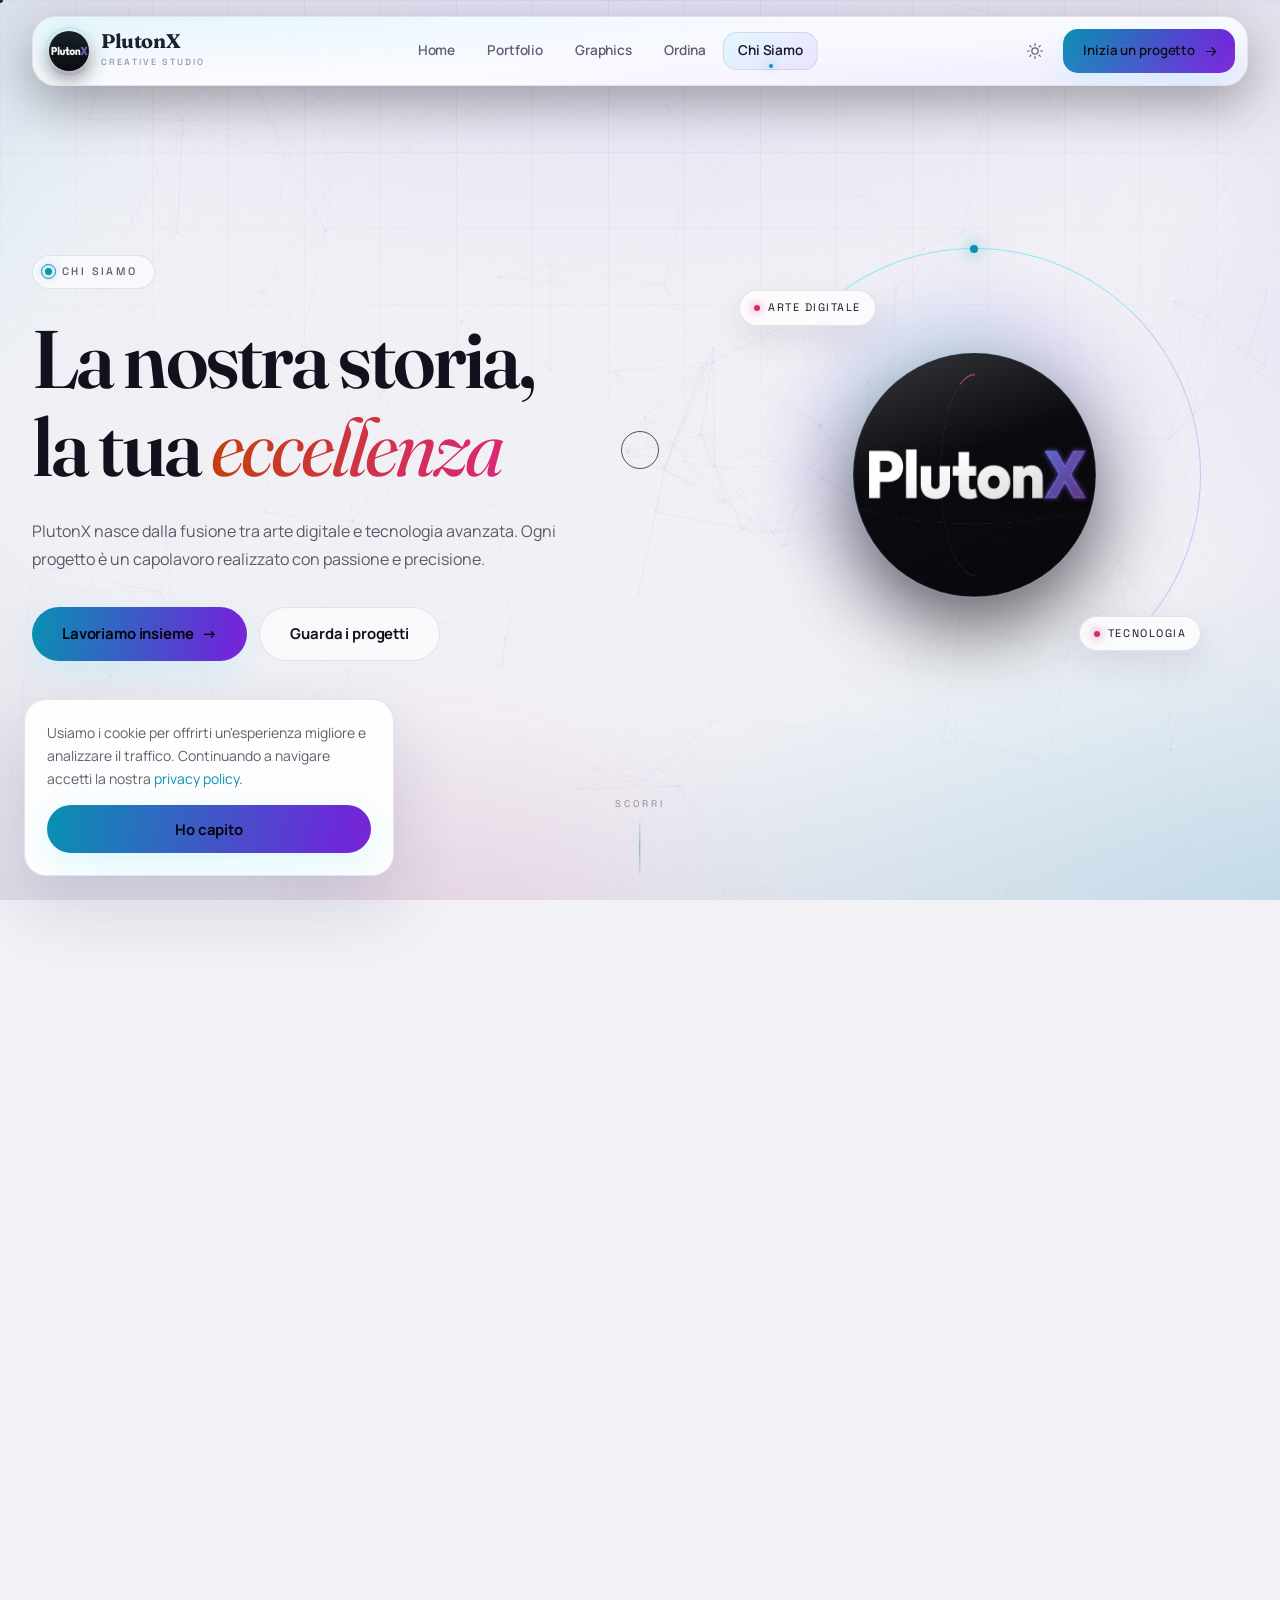
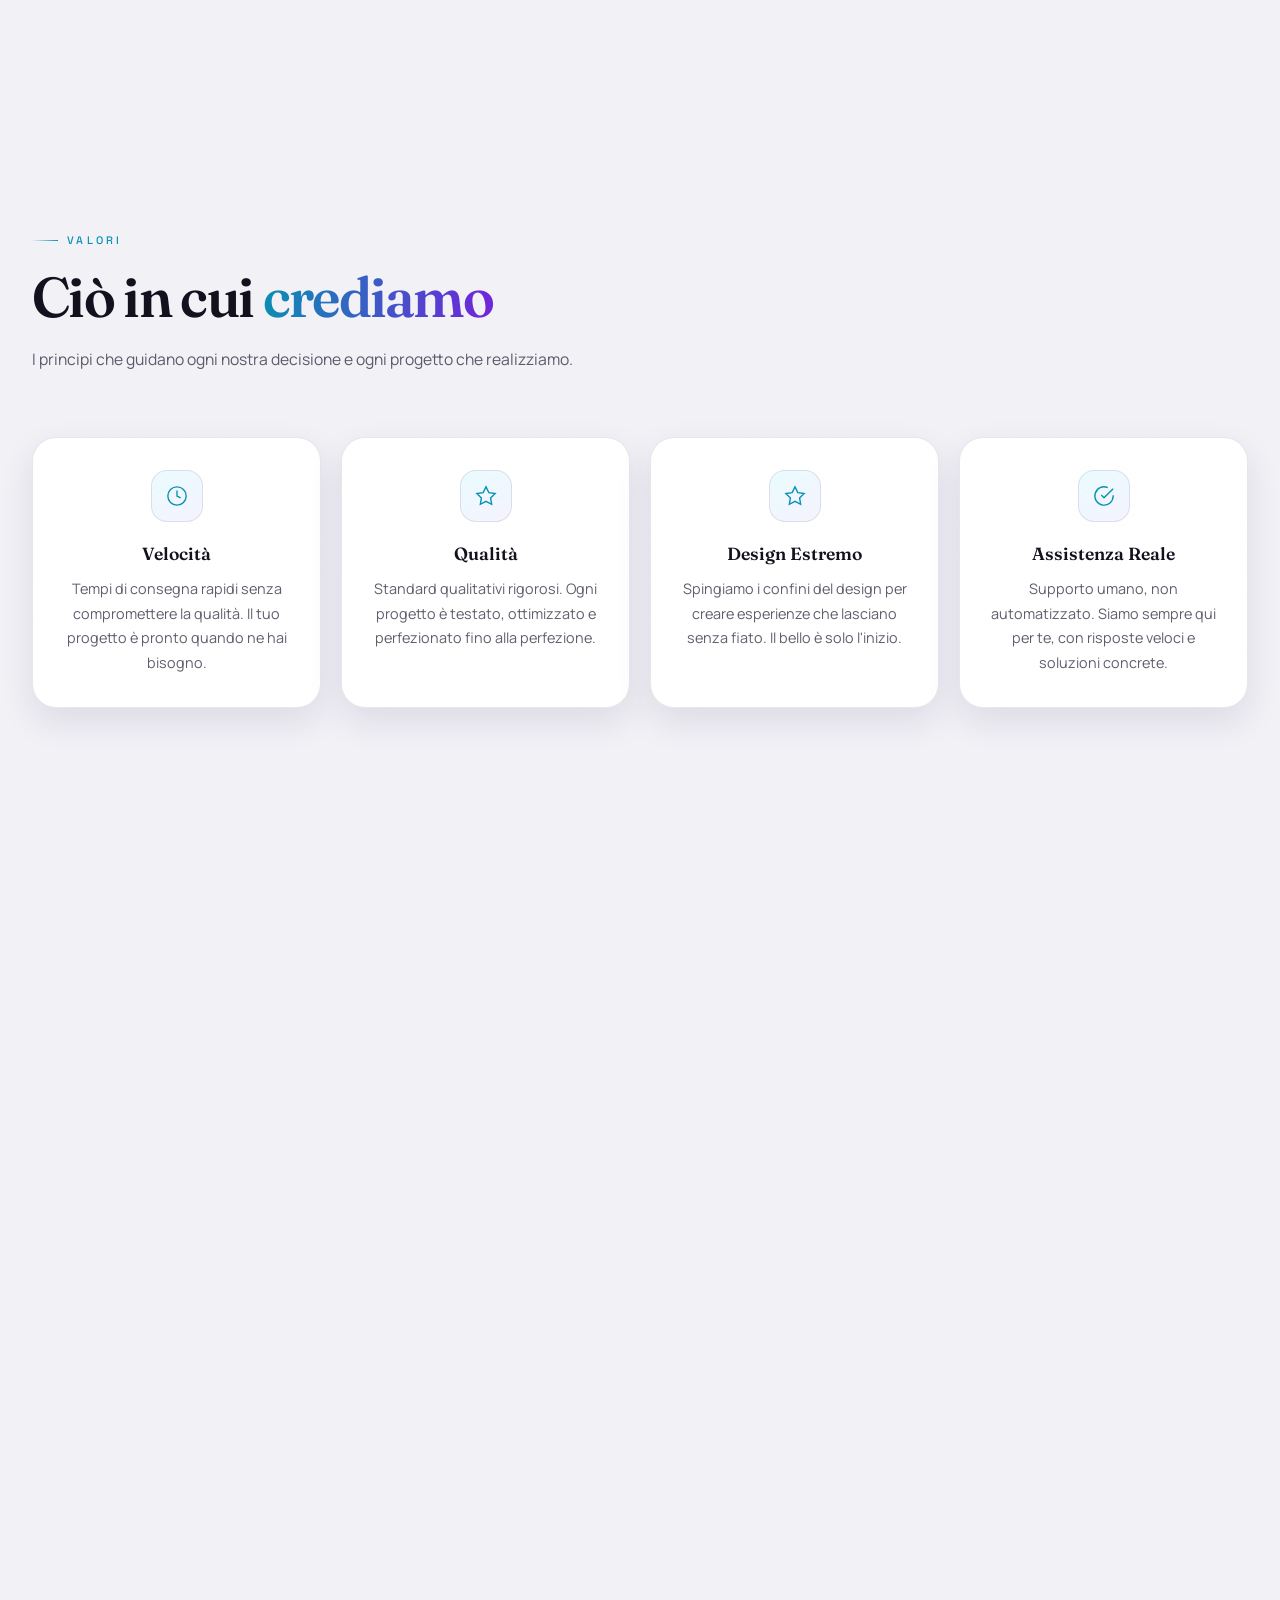
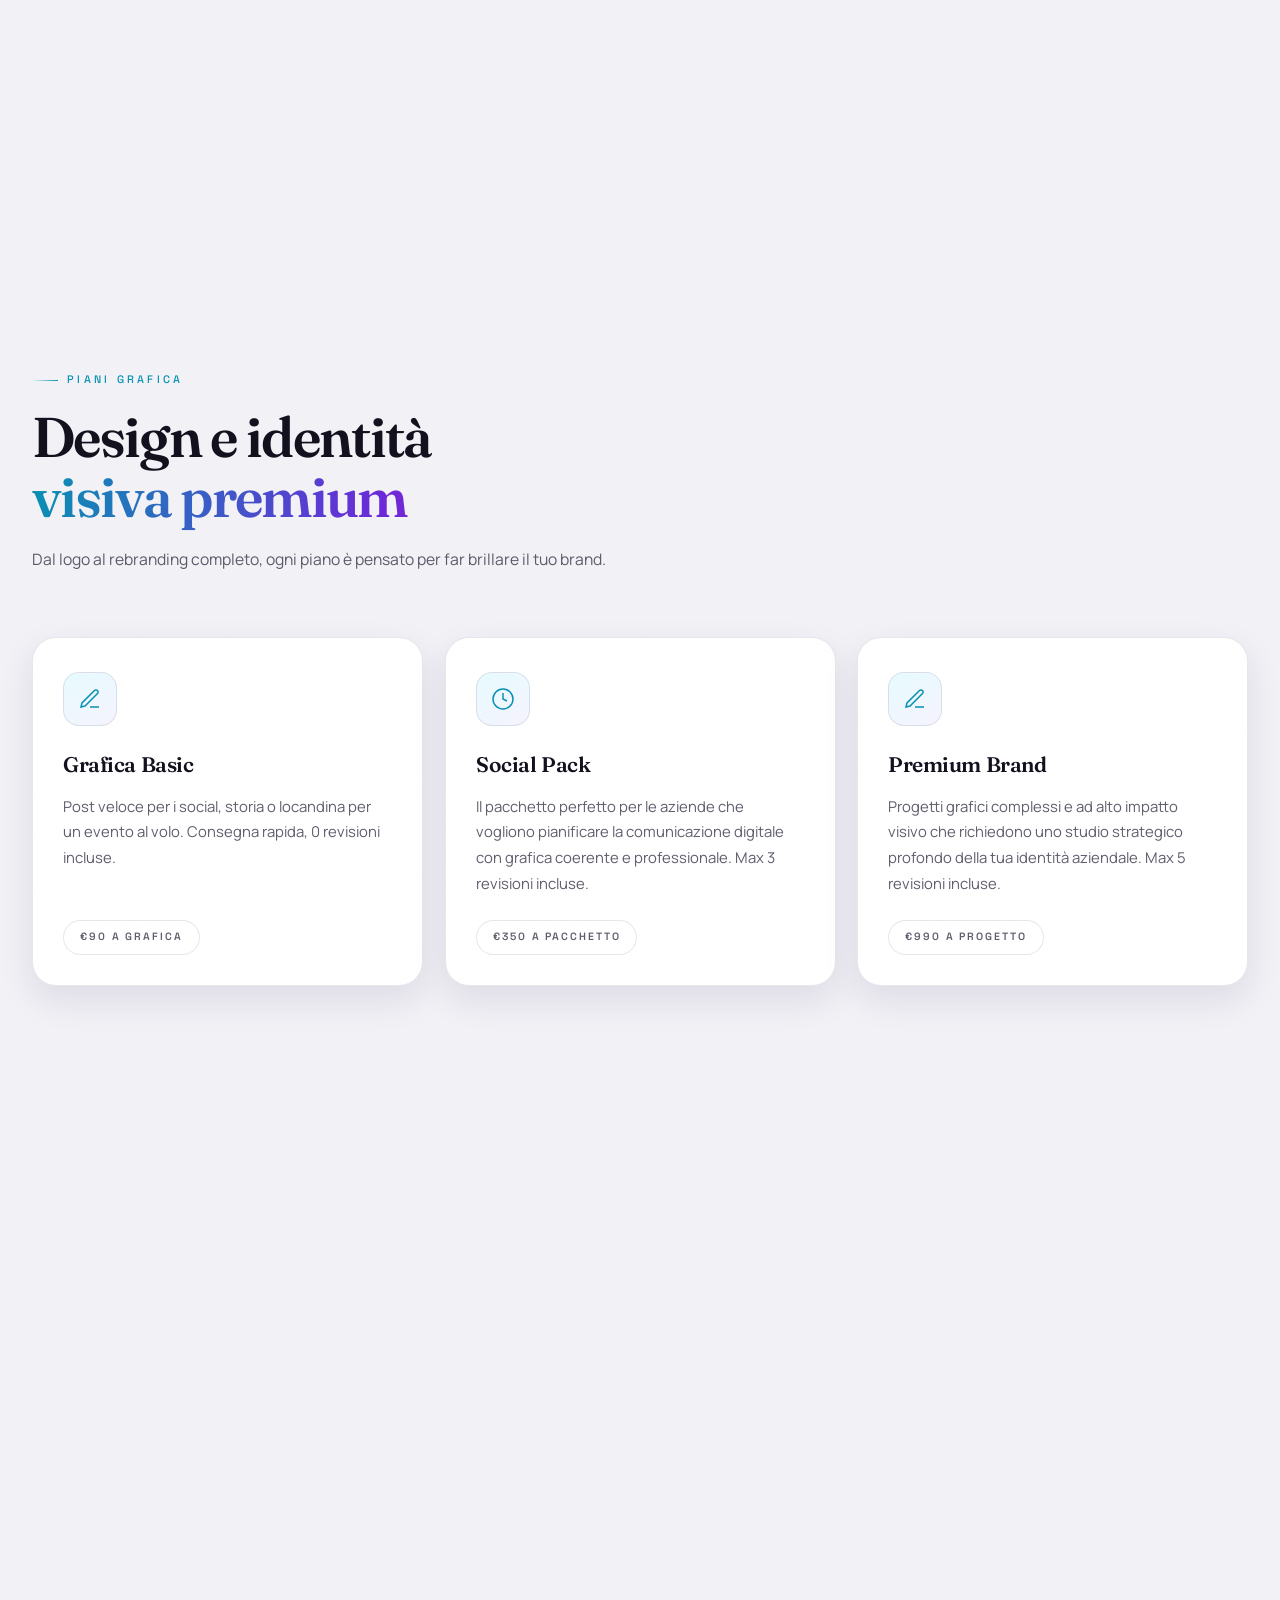
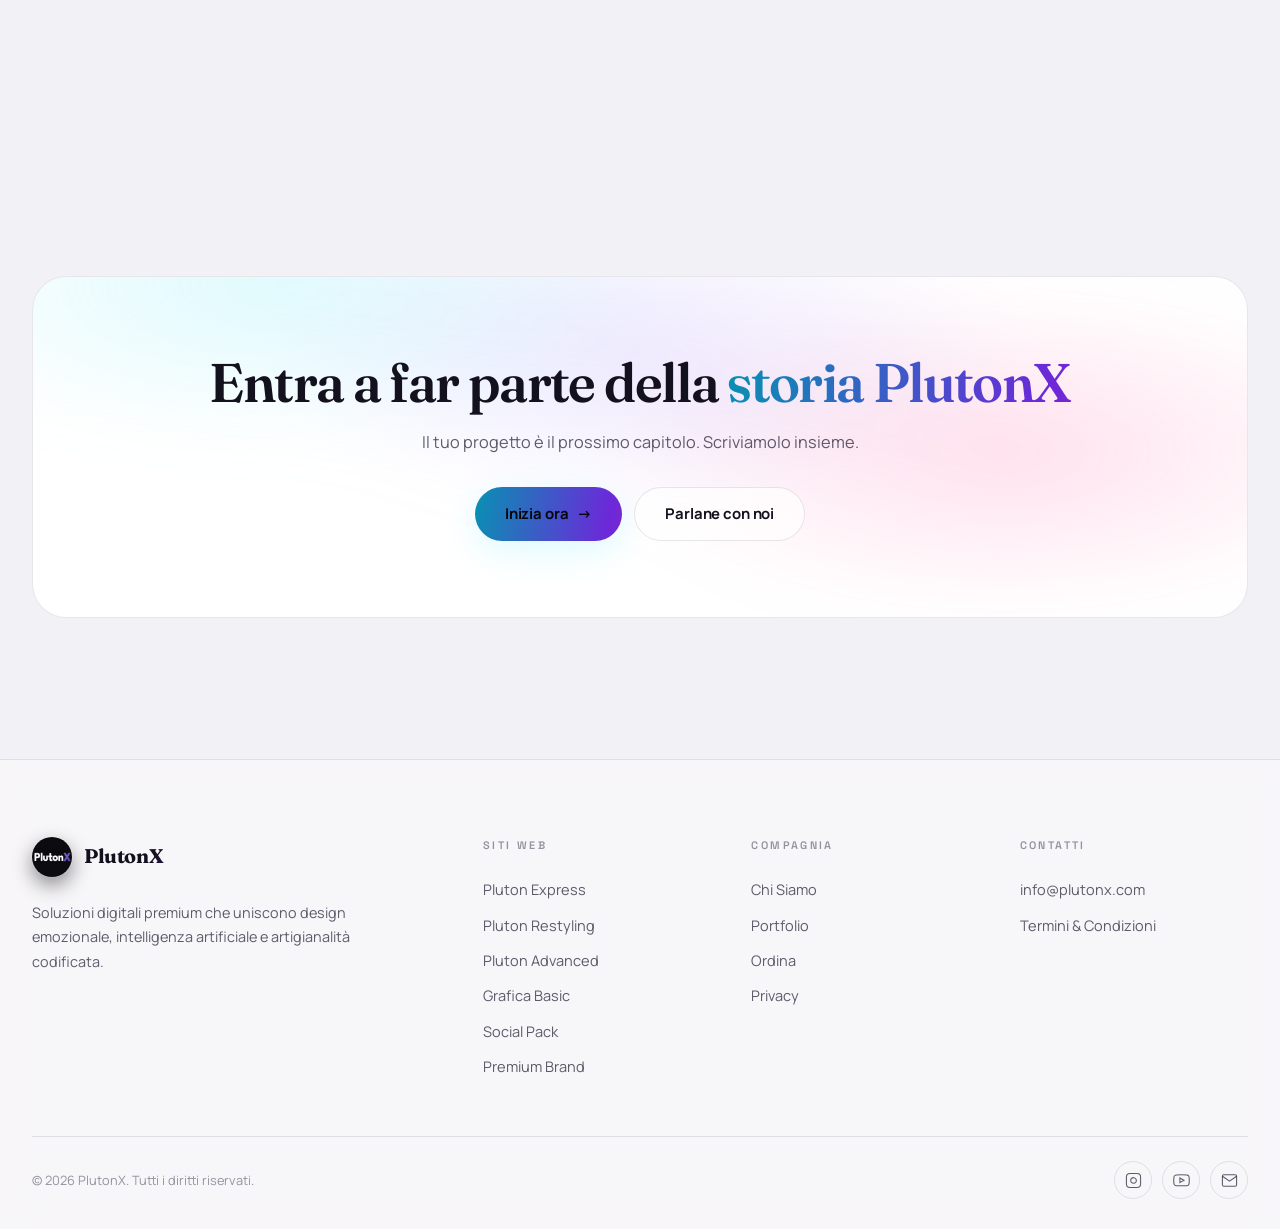
<file: PlutonX/chi-siamo.html>
<!doctype html>
<html lang="it" data-theme="dark">
<head>
  <meta charset="UTF-8">
  <meta name="viewport" content="width=device-width, initial-scale=1.0">
  <meta name="description" content="Chi siamo — PlutonX nasce dalla fusione tra arte digitale e tecnologia avanzata. Design emozionale, tecnologia senza limiti.">
  <meta name="theme-color" content="#04050b">
  <title>Chi Siamo | PlutonX</title>
  <link rel="preconnect" href="https://fonts.googleapis.com">
  <link rel="preconnect" href="https://fonts.gstatic.com" crossorigin>
  <link rel="stylesheet" href="src/style.css">
  <meta property="og:type" content="website">
  <meta property="og:title" content="Chi Siamo | PlutonX">
  <meta property="og:description" content="PlutonX nasce dalla fusione tra arte digitale e tecnologia avanzata. Ogni progetto è un capolavoro.">
  <meta property="og:image" content="images/logo-animated.png">
  <meta property="og:locale" content="it_IT">
  <meta name="twitter:card" content="summary_large_image">
  <meta name="twitter:title" content="Chi Siamo | PlutonX">
  <meta name="twitter:description" content="PlutonX nasce dalla fusione tra arte digitale e tecnologia avanzata.">
  <meta name="twitter:image" content="images/logo-animated.png">
</head>
<body>

  <!-- ══ BACKGROUND STAGE ══ -->
  <div class="bg-stage" aria-hidden="true">
    <canvas class="bg-canvas" id="bg-canvas"></canvas>
    <div class="bg-aurora">
      <span class="aurora aurora--1"></span>
      <span class="aurora aurora--2"></span>
      <span class="aurora aurora--3"></span>
    </div>
    <div class="bg-grid"></div>
    <div class="bg-grain"></div>
    <div class="bg-vignette"></div>
  </div>

  <!-- ══ NAV ══ -->
  <header class="nav" id="nav">
    <div class="nav-shell">
      <div class="nav-bar">
        <a href="index.html" class="brand" aria-label="PlutonX — home">
          <span class="brand-mark">
            <span class="brand-orbit" aria-hidden="true"></span>
            <img src="images/logo-animated.png" alt="" aria-hidden="true">
          </span>
          <span class="brand-copy">
            <span class="brand-name">PlutonX</span>
            <span class="brand-tag">Creative Studio</span>
          </span>
        </a>

        <nav class="nav-links" id="nav-links" aria-label="Sezioni del sito">
          <span class="nav-indicator" id="nav-indicator" aria-hidden="true"></span>
          <a href="index.html" class="nav-link"><span>Home</span></a>
          <a href="portfolio.html" class="nav-link"><span>Portfolio</span></a>
          <a href="pluton-graphics.html" class="nav-link"><span>Graphics</span></a>
          <a href="instructions.html" class="nav-link"><span>Ordina</span></a>
          <a href="chi-siamo.html" class="nav-link is-active"><span>Chi Siamo</span></a>
        </nav>

        <div class="nav-actions">
          <button class="icon-btn" id="theme-toggle" aria-label="Cambia tema" aria-pressed="false"></button>
          <a href="instructions.html" class="nav-cta">
            <span>Inizia un progetto</span>
            <svg viewBox="0 0 24 24" fill="none" stroke="currentColor" stroke-width="1.9" stroke-linecap="round" stroke-linejoin="round" aria-hidden="true"><path d="M4.5 12h14M12.5 5.8 18.7 12l-6.2 6.2"/></svg>
          </a>
          <button class="icon-btn nav-burger" id="menu-toggle" aria-label="Apri il menu" aria-expanded="false" aria-controls="mobile-nav">
            <span class="burger" aria-hidden="true"><i></i><i></i></span>
          </button>
        </div>
      </div>
    </div>
  </header>

  <div class="mobile-nav" id="mobile-nav" aria-hidden="true">
    <div class="mobile-nav-panel">
      <span class="mobile-nav-label">Menu principale</span>
      <nav class="mobile-nav-list" aria-label="Menu principale">
        <a href="index.html"><span class="mn-num">01</span><span class="mn-text">Home</span></a>
        <a href="portfolio.html"><span class="mn-num">02</span><span class="mn-text">Portfolio</span></a>
        <a href="pluton-graphics.html"><span class="mn-num">03</span><span class="mn-text">Graphics</span></a>
        <a href="instructions.html"><span class="mn-num">04</span><span class="mn-text">Ordina</span></a>
        <a href="chi-siamo.html" class="is-active"><span class="mn-num">05</span><span class="mn-text">Chi Siamo</span></a>
        <a href="privacy.html"><span class="mn-num">06</span><span class="mn-text">Privacy</span></a>
      </nav>
      <div class="mobile-nav-foot">
        <button class="icon-btn" id="theme-toggle-mobile" aria-label="Cambia tema"></button>
        <a href="instructions.html" class="btn btn-primary">Inizia un progetto</a>
      </div>
    </div>
  </div>
  <div class="nav-backdrop" id="nav-backdrop"></div>

  <main id="page-content" class="page-content">

    <!-- ══════════ HERO ══════════ -->
    <section class="hero">
      <div class="hero-grid">
        <div class="hero-content">
          <div class="eyebrow reveal">
            <span class="pulse-dot"></span> Chi Siamo
          </div>

          <h1 data-split>
            La nostra storia,<br>
            la tua <em>eccellenza</em>
          </h1>

          <p class="hero-subtitle reveal delay-2">
            PlutonX nasce dalla fusione tra arte digitale e tecnologia avanzata.
            Ogni progetto è un capolavoro realizzato con passione e precisione.
          </p>

          <div class="hero-actions reveal delay-3">
            <a href="index.html#prezzi" class="btn btn-primary">
              Lavoriamo insieme <span class="btn-arrow">&rarr;</span>
            </a>
            <a href="portfolio.html" class="btn btn-ghost">Guarda i progetti</a>
          </div>
        </div>

        <div class="hero-visual reveal-scale delay-2">
          <div class="planet">
            <span class="planet-halo"></span>
            <span class="planet-ring planet-ring--a"><i></i></span>
            <span class="planet-ring planet-ring--b"><i></i></span>
            <span class="planet-ring planet-ring--c"><i></i></span>
            <span class="planet-core">
              <img src="images/logo-animated.png" alt="PlutonX — design emozionale e tecnologia all'avanguardia" class="hero-logo-animated">
            </span>
            <span class="planet-tag planet-tag--tl"><i class="dot"></i> Arte digitale</span>
            <span class="planet-tag planet-tag--br"><i class="dot"></i> Tecnologia</span>
          </div>
        </div>
      </div>

      <div class="scroll-cue" aria-hidden="true">
        <span>Scorri</span>
        <span class="cue-line"></span>
      </div>
    </section>

    <!-- ══════════ STORY ══════════ -->
    <section class="section">
      <div class="section-container">
        <div class="about-panel glass-card reveal">
          <div class="about-emblem">
            <div class="emblem-ring">
              <img src="images/logo-animated.png" alt="PlutonX — Design emozionale e tecnologia all'avanguardia">
            </div>
            <h3>PlutonX</h3>
          </div>
          <div>
            <h2 class="section-title" data-split>Design emozionale, tecnologia <span class="accent">senza limiti</span></h2>
            <p style="font-size:.97rem;line-height:1.78;color:var(--text-2);margin-bottom:14px;">
              PlutonX è nata dalla visione di creare esperienze digitali che emozionano. Non costruiamo
              semplicemente siti web — creiamo opere d'arte interattive che raccontano storie e trasformano
              visitatori in clienti fedeli.
            </p>
            <p style="font-size:.97rem;line-height:1.78;color:var(--text-2);margin-bottom:24px;">
              Ogni linea di codice è scritta con cura, ogni pixel è posizionato con intenzione, ogni
              interazione è progettata per stupire. Questo è ciò che chiamiamo "design emozionale" — e questo
              è ciò che portiamo in ogni progetto.
            </p>
            <a href="index.html#prezzi" class="btn btn-ghost">Scopri i piani <span class="btn-arrow">&rarr;</span></a>
          </div>
        </div>
      </div>
    </section>

    <!-- ══════════ VALUES ══════════ -->
    <section class="section">
      <div class="section-container">
        <div class="section-head reveal">
          <div class="section-label">Valori</div>
          <h2 class="section-title" data-split>Ciò in cui <span class="accent">crediamo</span></h2>
          <p class="section-subtitle">I principi che guidano ogni nostra decisione e ogni progetto che realizziamo.</p>
        </div>

        <div class="values-grid">
          <div class="value-card glass-card reveal delay-1">
            <div class="value-card-icon">
              <svg width="22" height="22" viewBox="0 0 24 24" fill="none" stroke="currentColor" stroke-width="1.5"><circle cx="12" cy="12" r="10"/><polyline points="12 6 12 12 16 14"/></svg>
            </div>
            <h3>Velocità</h3>
            <p>Tempi di consegna rapidi senza compromettere la qualità. Il tuo progetto è pronto quando ne hai bisogno.</p>
          </div>
          <div class="value-card glass-card reveal delay-2">
            <div class="value-card-icon">
              <svg width="22" height="22" viewBox="0 0 24 24" fill="none" stroke="currentColor" stroke-width="1.5"><path d="M12 2l3.09 6.26L22 9.27l-5 4.87 1.18 6.88L12 17.77l-6.18 3.25L7 14.14 2 9.27l6.91-1.01L12 2z"/></svg>
            </div>
            <h3>Qualità</h3>
            <p>Standard qualitativi rigorosi. Ogni progetto è testato, ottimizzato e perfezionato fino alla perfezione.</p>
          </div>
          <div class="value-card glass-card reveal delay-3">
            <div class="value-card-icon">
              <svg width="22" height="22" viewBox="0 0 24 24" fill="none" stroke="currentColor" stroke-width="1.5"><polygon points="12 2 15.09 8.26 22 9.27 17 14.14 18.18 21.02 12 17.77 5.82 21.02 7 14.14 2 9.27 8.91 8.26 12 2"/></svg>
            </div>
            <h3>Design Estremo</h3>
            <p>Spingiamo i confini del design per creare esperienze che lasciano senza fiato. Il bello è solo l'inizio.</p>
          </div>
          <div class="value-card glass-card reveal delay-4">
            <div class="value-card-icon">
              <svg width="22" height="22" viewBox="0 0 24 24" fill="none" stroke="currentColor" stroke-width="1.5"><path d="M22 11.08V12a10 10 0 11-5.93-9.14"/><polyline points="22 4 12 14.01 9 11.01"/></svg>
            </div>
            <h3>Assistenza Reale</h3>
            <p>Supporto umano, non automatizzato. Siamo sempre qui per te, con risposte veloci e soluzioni concrete.</p>
          </div>
        </div>
      </div>
    </section>

    <!-- ══════════ PLANS ══════════ -->
    <section class="section">
      <div class="section-container">
        <div class="section-head reveal">
          <div class="section-label">Piani Web</div>
          <h2 class="section-title" data-split>Siti web e sviluppo <span class="accent">su misura</span></h2>
          <p class="section-subtitle">Dal sito vetrina al funnel di vendita, ogni piano è progettato per darti risultati concreti.</p>
        </div>

        <div class="services-grid">
          <article class="service-card glass-card reveal delay-1">
            <div class="service-card-icon">
              <svg width="24" height="24" viewBox="0 0 24 24" fill="none" stroke="currentColor" stroke-width="1.5"><path d="M13 2L3 14h9l-1 8 10-12h-9l1-8z"/></svg>
            </div>
            <h3>Pluton Express</h3>
            <p>Il sito vetrina definitivo per professionisti e attività locali. Progettato su misura, ultra-veloce e ottimizzato al 100% per smartphone.</p>
            <span class="tech-tag">Da €1.490 una tantum</span>
          </article>
          <article class="service-card glass-card reveal delay-2">
            <div class="service-card-icon">
              <svg width="24" height="24" viewBox="0 0 24 24" fill="none" stroke="currentColor" stroke-width="1.5"><circle cx="12" cy="12" r="10"/><path d="M12 6v6l4 2"/></svg>
            </div>
            <h3>Pluton Restyling</h3>
            <p>Hai un sito vecchio, lento o che non rappresenta più la tua azienda? Lo ricostruiamo da zero in chiave moderna, senza farti perdere clienti.</p>
            <span class="tech-tag">Da €1.990 una tantum</span>
          </article>
          <article class="service-card glass-card reveal delay-3">
            <div class="service-card-icon">
              <svg width="24" height="24" viewBox="0 0 24 24" fill="none" stroke="currentColor" stroke-width="1.5"><path d="M22 12h-4l-3 9L9 3l-3 9H2"/></svg>
            </div>
            <h3>Pluton Advanced</h3>
            <p>La soluzione per business che hanno bisogno di fare sul serio. E-commerce, piattaforme dinamiche o web-app su misura con database dedicati.</p>
            <span class="tech-tag">Da €6.900 una tantum</span>
          </article>
          <article class="service-card glass-card reveal delay-4">
            <div class="service-card-icon">
              <svg width="24" height="24" viewBox="0 0 24 24" fill="none" stroke="currentColor" stroke-width="1.5"><circle cx="10" cy="12" r="2"/><circle cx="14" cy="8" r="2"/><circle cx="14" cy="16" r="2"/><path d="M6 12h4"/><path d="M14 8h4"/><path d="M14 16h4"/><path d="M10 12h4"/></svg>
            </div>
            <h3>SEO Boost</h3>
            <p>Trasforma il tuo sito invisibile in una calamita di clienti su Google. Audit, keyword e ottimizzazione on-page.</p>
            <span class="tech-tag">€890 una tantum</span>
          </article>
        </div>

        <div class="section-head reveal" style="margin-top:64px;">
          <div class="section-label">Piani Grafica</div>
          <h2 class="section-title" data-split>Design e identità <span class="accent">visiva premium</span></h2>
          <p class="section-subtitle">Dal logo al rebranding completo, ogni piano è pensato per far brillare il tuo brand.</p>
        </div>

        <div class="services-grid">
          <article class="service-card glass-card reveal delay-1">
            <div class="service-card-icon">
              <svg width="24" height="24" viewBox="0 0 24 24" fill="none" stroke="currentColor" stroke-width="1.5"><path d="M12 20h9"/><path d="M16.5 3.5a2.121 2.121 0 013 3L7 19l-4 1 1-4L16.5 3.5z"/></svg>
            </div>
            <h3>Grafica Basic</h3>
            <p>Post veloce per i social, storia o locandina per un evento al volo. Consegna rapida, 0 revisioni incluse.</p>
            <span class="tech-tag">€90 a grafica</span>
          </article>
          <article class="service-card glass-card reveal delay-2">
            <div class="service-card-icon">
              <svg width="24" height="24" viewBox="0 0 24 24" fill="none" stroke="currentColor" stroke-width="1.5"><circle cx="12" cy="12" r="10"/><path d="M12 6v6l4 2"/></svg>
            </div>
            <h3>Social Pack</h3>
            <p>Il pacchetto perfetto per le aziende che vogliono pianificare la comunicazione digitale con grafica coerente e professionale. Max 3 revisioni incluse.</p>
            <span class="tech-tag">€350 a pacchetto</span>
          </article>
          <article class="service-card glass-card reveal delay-3">
            <div class="service-card-icon">
              <svg width="24" height="24" viewBox="0 0 24 24" fill="none" stroke="currentColor" stroke-width="1.5"><path d="M12 20h9"/><path d="M16.5 3.5a2.121 2.121 0 013 3L7 19l-4 1 1-4L16.5 3.5z"/></svg>
            </div>
            <h3>Premium Brand</h3>
            <p>Progetti grafici complessi e ad alto impatto visivo che richiedono uno studio strategico profondo della tua identità aziendale. Max 5 revisioni incluse.</p>
            <span class="tech-tag">€990 a progetto</span>
          </article>
        </div>
      </div>
    </section>

    <!-- ══════════ BELIEFS ══════════ -->
    <section class="section">
      <div class="section-container">
        <div class="section-head reveal">
          <div class="section-label">Filosofia</div>
          <h2 class="section-title" data-split>I pilastri del <span class="accent">nostro lavoro</span></h2>
          <p class="section-subtitle">Quattro valori fondamentali che definiscono chi siamo e come lavoriamo.</p>
        </div>

        <div class="steps-grid">
          <article class="step-card glass-card reveal delay-1">
            <div class="step-number">01</div>
            <h3>Trasparenza</h3>
            <p>Niente sorprese, niente costi nascosti. Comunicazione chiara e onesta in ogni fase del progetto.</p>
          </article>
          <article class="step-card glass-card reveal delay-2">
            <div class="step-number">02</div>
            <h3>Eccellenza</h3>
            <p>Non ci accontentiamo del "buono". Ogni progetto deve essere il migliore possibile, punto.</p>
          </article>
          <article class="step-card glass-card reveal delay-3">
            <div class="step-number">03</div>
            <h3>Innovazione</h3>
            <p>Sperimentiamo costantemente nuove tecnologie e approcci per offrirti sempre il meglio.</p>
          </article>
          <article class="step-card glass-card reveal delay-4">
            <div class="step-number">04</div>
            <h3>Passione</h3>
            <p>Facciamo questo lavoro perché lo amiamo. E si vede in ogni pixel, in ogni riga di codice.</p>
          </article>
        </div>
      </div>
    </section>

    <!-- ══════════ CTA ══════════ -->
    <section class="cta-section">
      <div class="cta-panel reveal">
        <h2 data-split>Entra a far parte della <span class="accent">storia PlutonX</span></h2>
        <p>Il tuo progetto è il prossimo capitolo. Scriviamolo insieme.</p>
        <div class="hero-actions">
          <a href="index.html#prezzi" class="btn btn-primary">Inizia ora <span class="btn-arrow">&rarr;</span></a>
          <a href="mailto:info@plutonx.com" class="btn btn-ghost">Parlane con noi</a>
        </div>
      </div>
    </section>

    <!-- ══════════ FOOTER ══════════ -->
  </main>

  <footer class="footer" role="contentinfo">
    <div class="footer-grid">
      <div class="footer-brand">
        <a href="index.html" class="brand">
          <span class="brand-mark"><img src="images/logo-animated.png" alt="" aria-hidden="true"></span>
          <span class="brand-name">PlutonX</span>
        </a>
        <p>Soluzioni digitali premium che uniscono design emozionale, intelligenza artificiale e artigianalità codificata.</p>
      </div>

      <div class="footer-col">
        <h4>Siti Web</h4>
        <a href="index.html#prezzi">Pluton Express</a>
        <a href="index.html#prezzi">Pluton Restyling</a>
        <a href="index.html#prezzi">Pluton Advanced</a>
        <a href="index.html#servizi-grafica">Grafica Basic</a>
        <a href="index.html#servizi-grafica">Social Pack</a>
        <a href="index.html#servizi-grafica">Premium Brand</a>
      </div>

      <div class="footer-col">
        <h4>Compagnia</h4>
        <a href="chi-siamo.html">Chi Siamo</a>
        <a href="portfolio.html">Portfolio</a>
        <a href="instructions.html">Ordina</a>
        <a href="privacy.html">Privacy</a>
      </div>

      <div class="footer-col">
        <h4>Contatti</h4>
        <a href="mailto:info@plutonx.com">info@plutonx.com</a>
        <a href="privacy.html">Termini &amp; Condizioni</a>
      </div>
    </div>

    <div class="footer-bottom">
      <span>&copy; 2026 PlutonX. Tutti i diritti riservati.</span>
      <div class="footer-social">
        <a href="#" aria-label="Instagram">
          <svg width="17" height="17" viewBox="0 0 24 24" fill="none" stroke="currentColor" stroke-width="1.5"><rect x="2" y="2" width="20" height="20" rx="5"/><path d="M16 11.37A4 4 0 1112.63 8 4 4 0 0116 11.37z"/><line x1="17.5" y1="6.5" x2="17.51" y2="6.5"/></svg>
        </a>
        <a href="#" aria-label="YouTube">
          <svg width="17" height="17" viewBox="0 0 24 24" fill="none" stroke="currentColor" stroke-width="1.5"><path d="M22.54 6.42a2.78 2.78 0 00-1.94-2C18.88 4 12 4 12 4s-6.88 0-8.6.46a2.78 2.78 0 00-1.94 2A29 29 0 001 11.75a29 29 0 00.46 5.33A2.78 2.78 0 003.4 19c1.72.46 8.6.46 8.6.46s6.88 0 8.6-.46a2.78 2.78 0 001.94-2 29 29 0 00.46-5.25 29 29 0 00-.46-5.33z"/><polygon points="9.75 15.02 15.5 11.75 9.75 8.48 9.75 15.02"/></svg>
        </a>
        <a href="mailto:info@plutonx.com" aria-label="Email">
          <svg width="17" height="17" viewBox="0 0 24 24" fill="none" stroke="currentColor" stroke-width="1.5"><path d="M4 4h16c1.1 0 2 .9 2 2v12c0 1.1-.9 2-2 2H4c-1.1 0-2-.9-2-2V6c0-1.1.9-2 2-2z"/><polyline points="22,6 12,13 2,6"/></svg>
        </a>
      </div>
    </div>
  </footer>

  <script type="module" src="src/main.js"></script>
</body>
</html>
</file>
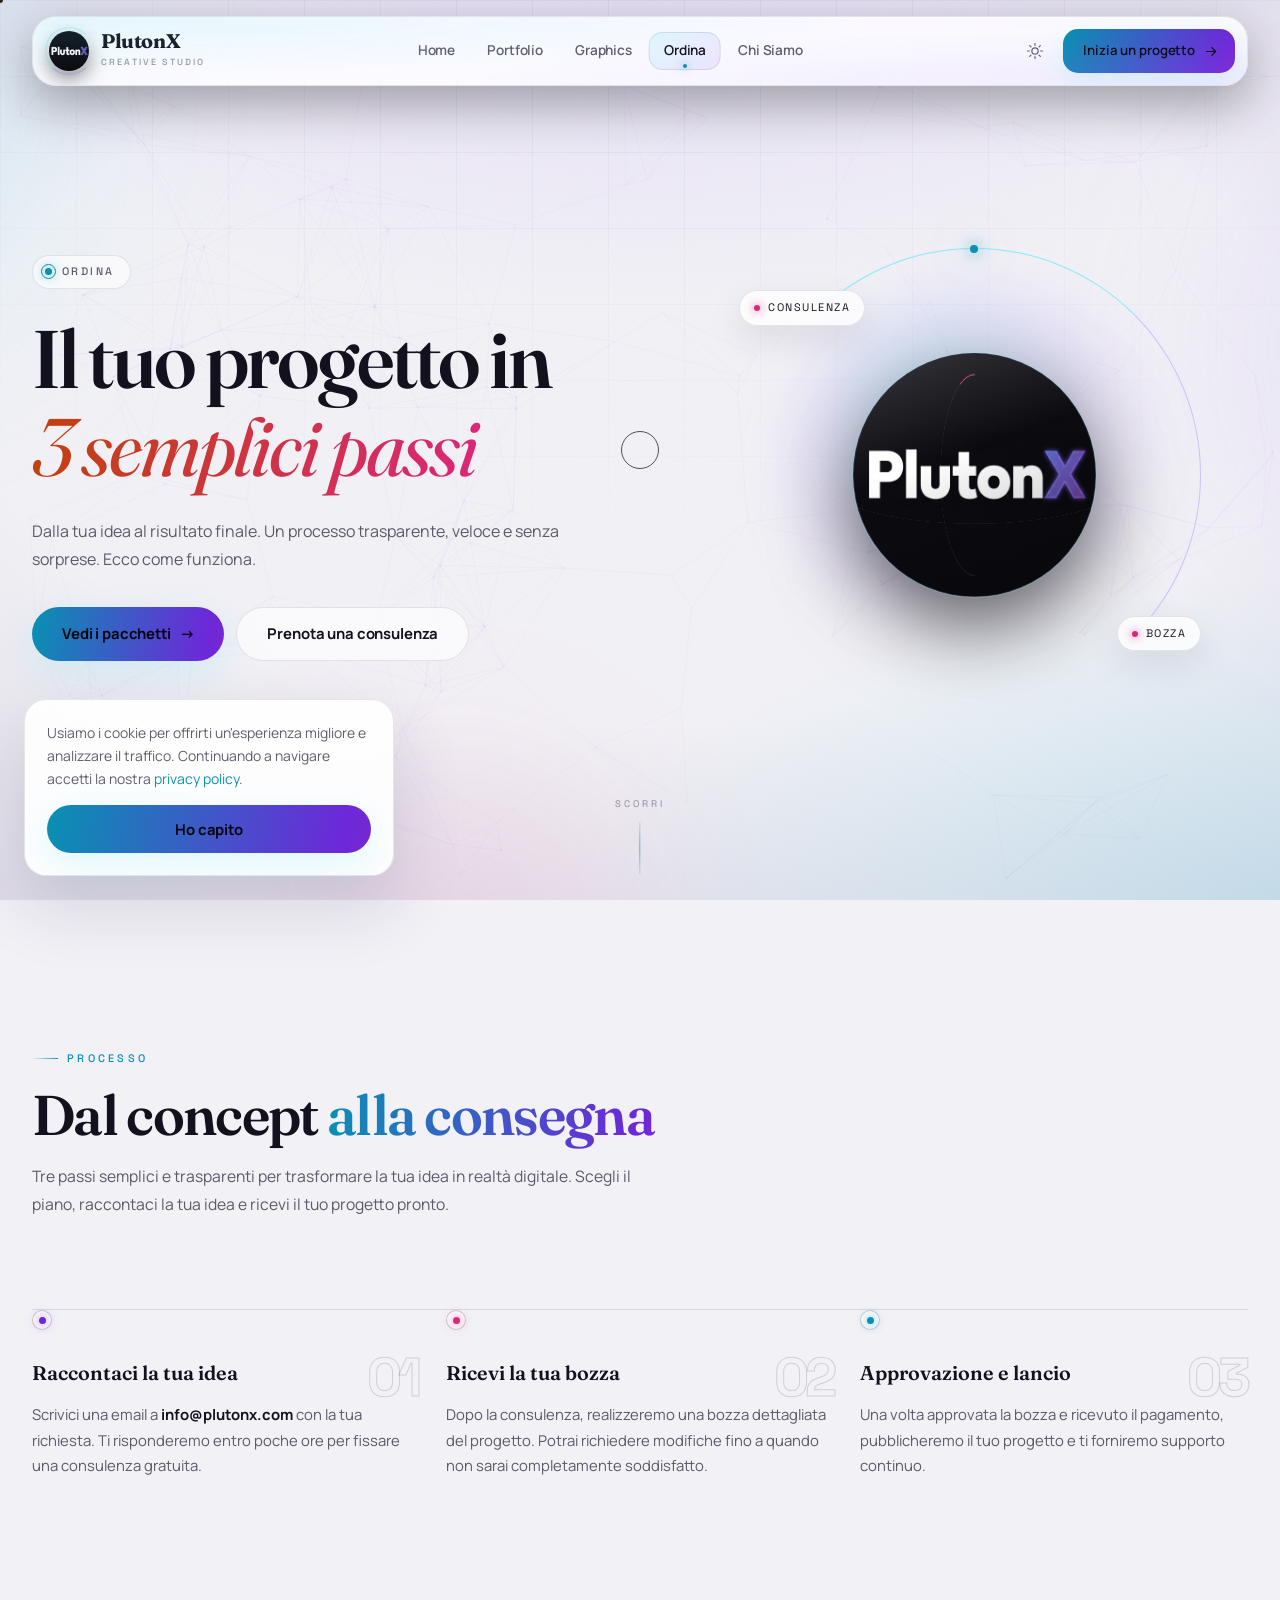
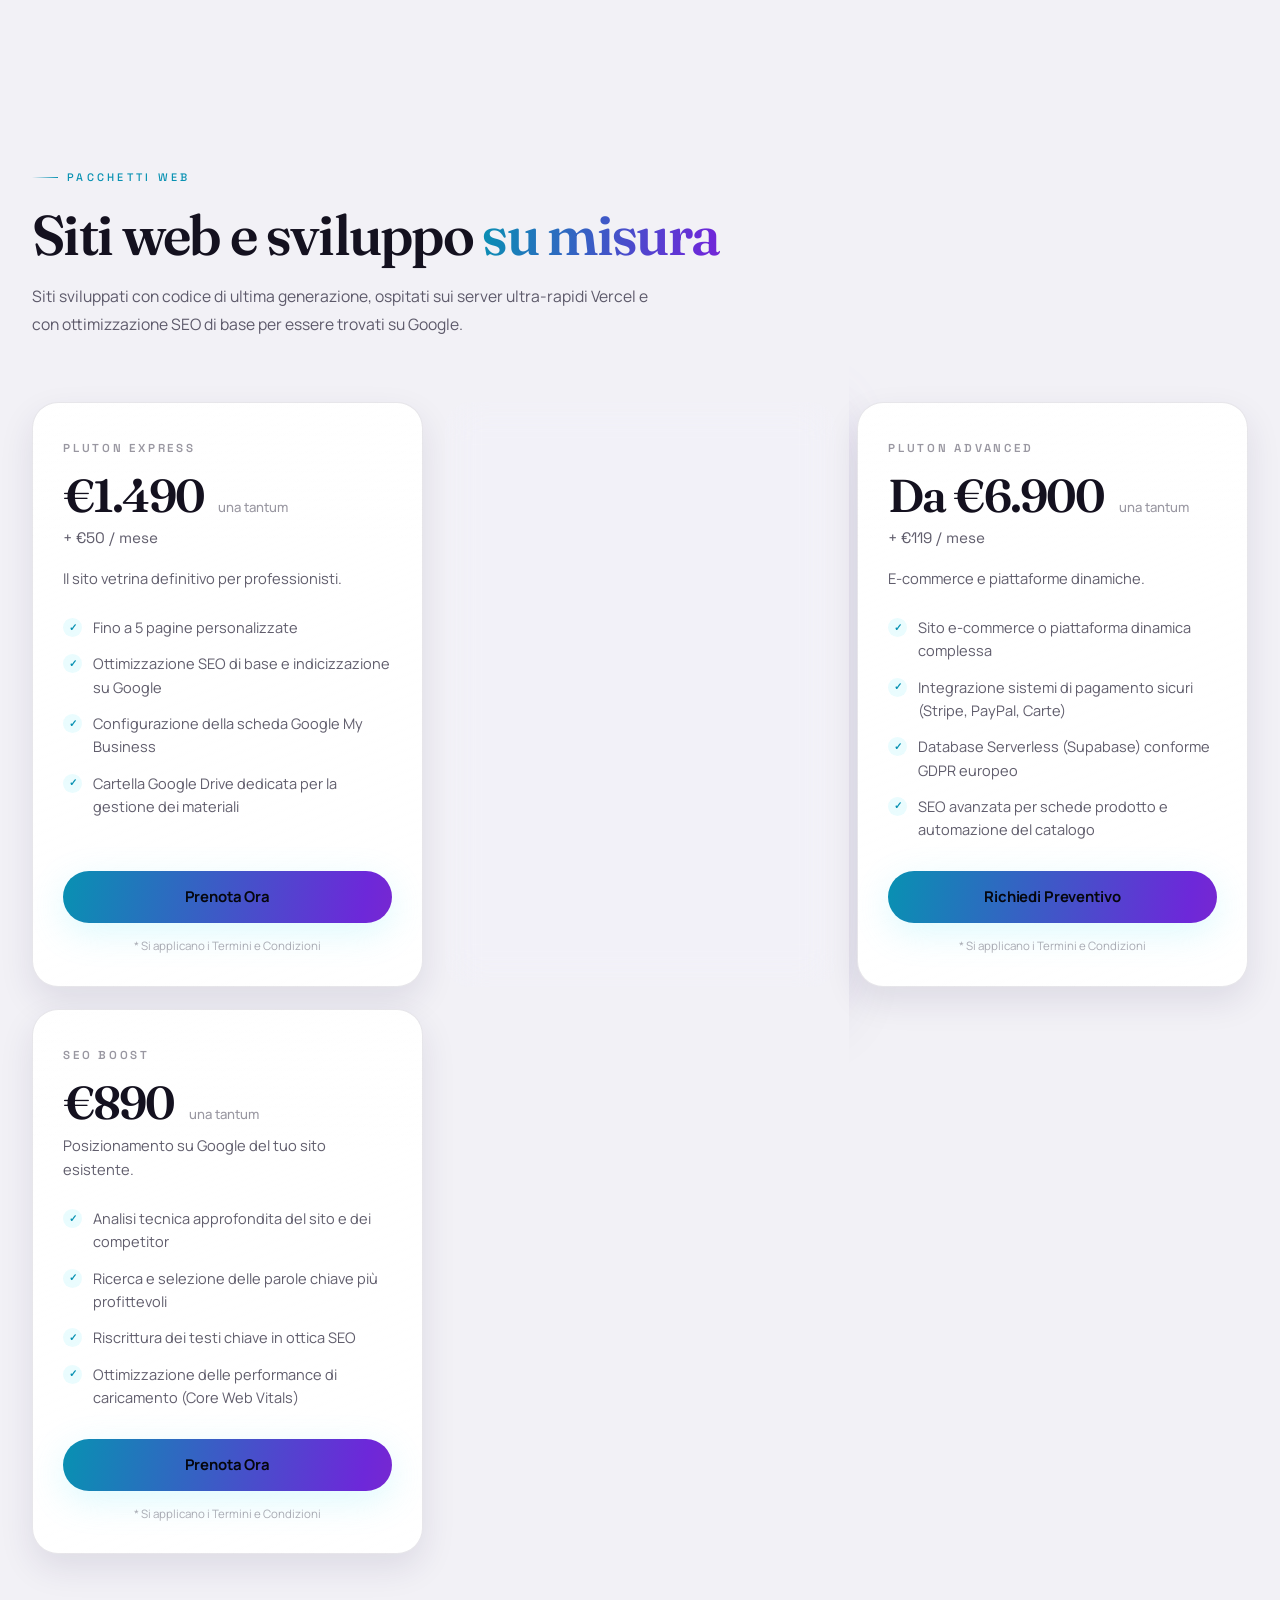
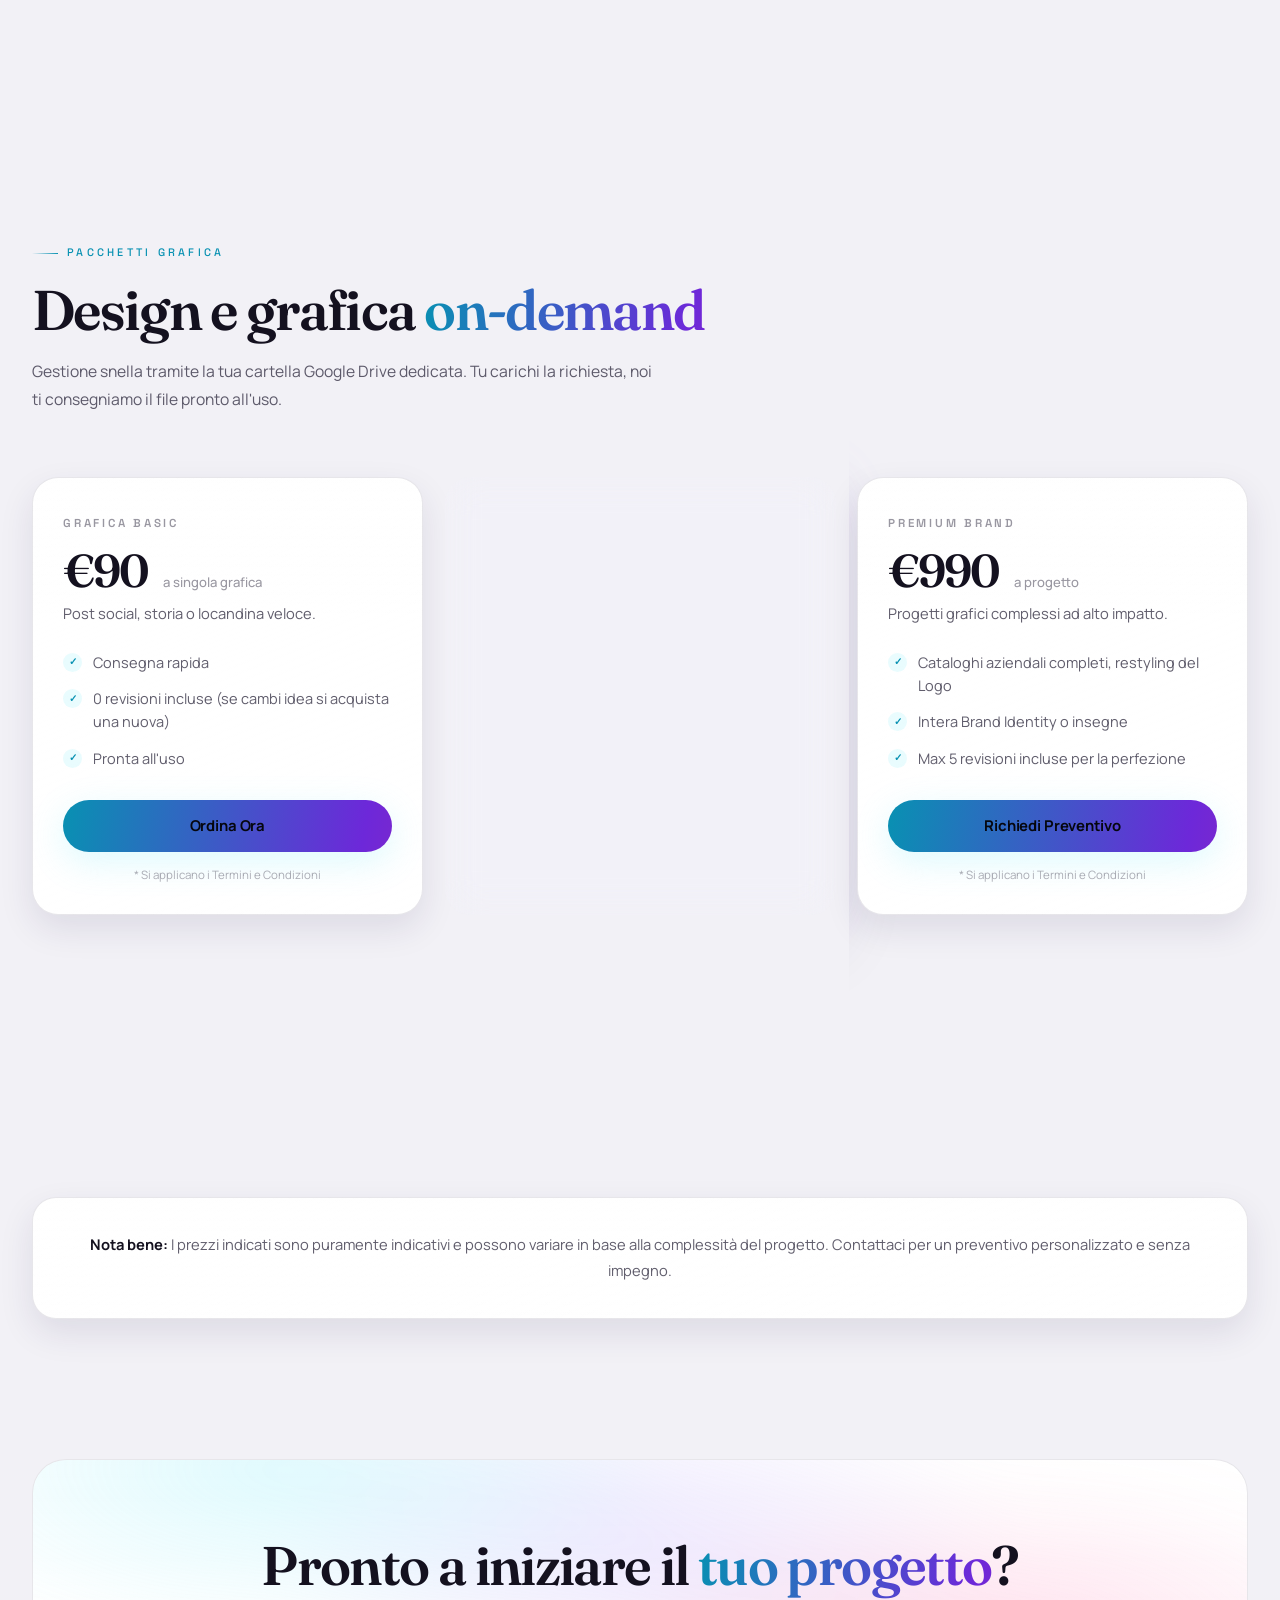
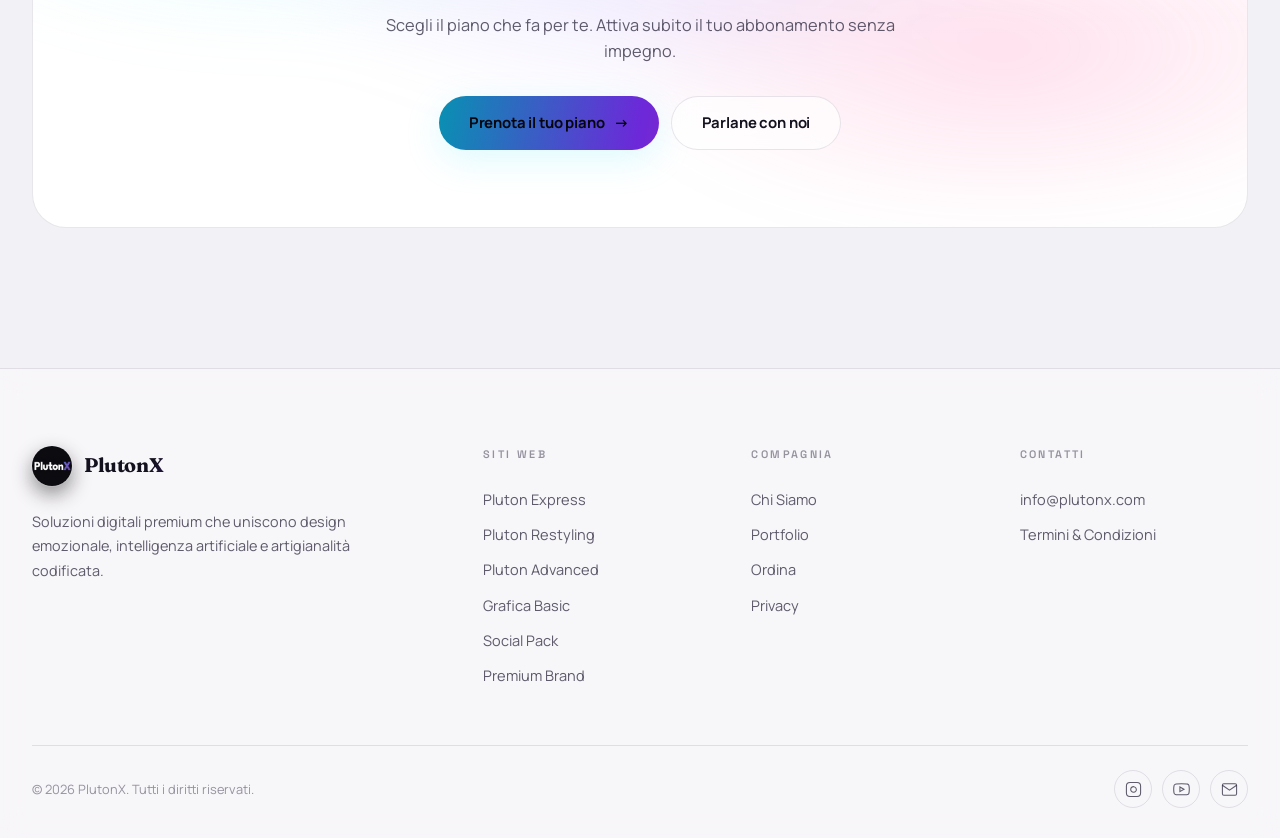
<file: PlutonX/instructions.html>
<!doctype html>
<html lang="it" data-theme="dark">
<head>
  <meta charset="UTF-8">
  <meta name="viewport" content="width=device-width, initial-scale=1.0">
  <meta name="description" content="Ordina il tuo progetto PlutonX — pacchetti web e grafica, processo in 3 passi, prezzi trasparenti e nessuna sorpresa.">
  <meta name="theme-color" content="#04050b">
  <title>Ordina | PlutonX</title>
  <link rel="preconnect" href="https://fonts.googleapis.com">
  <link rel="preconnect" href="https://fonts.gstatic.com" crossorigin>
  <link rel="stylesheet" href="src/style.css">
  <meta property="og:type" content="website">
  <meta property="og:title" content="Ordina | PlutonX">
  <meta property="og:description" content="Pacchetti web e grafica PlutonX — processo in 3 passi, prezzi trasparenti e nessuna sorpresa.">
  <meta property="og:image" content="images/logo-animated.png">
  <meta property="og:locale" content="it_IT">
  <meta name="twitter:card" content="summary_large_image">
  <meta name="twitter:title" content="Ordina | PlutonX">
  <meta name="twitter:description" content="Pacchetti web e grafica PlutonX — processo in 3 passi, prezzi trasparenti.">
  <meta name="twitter:image" content="images/logo-animated.png">
</head>
<body>

  <!-- ══ BACKGROUND STAGE ══ -->
  <div class="bg-stage" aria-hidden="true">
    <canvas class="bg-canvas" id="bg-canvas"></canvas>
    <div class="bg-aurora">
      <span class="aurora aurora--1"></span>
      <span class="aurora aurora--2"></span>
      <span class="aurora aurora--3"></span>
    </div>
    <div class="bg-grid"></div>
    <div class="bg-grain"></div>
    <div class="bg-vignette"></div>
  </div>

  <!-- ══ NAV ══ -->
  <header class="nav" id="nav">
    <div class="nav-shell">
      <div class="nav-bar">
        <a href="index.html" class="brand" aria-label="PlutonX — home">
          <span class="brand-mark">
            <span class="brand-orbit" aria-hidden="true"></span>
            <img src="images/logo-animated.png" alt="" aria-hidden="true">
          </span>
          <span class="brand-copy">
            <span class="brand-name">PlutonX</span>
            <span class="brand-tag">Creative Studio</span>
          </span>
        </a>

        <nav class="nav-links" id="nav-links" aria-label="Sezioni del sito">
          <span class="nav-indicator" id="nav-indicator" aria-hidden="true"></span>
          <a href="index.html" class="nav-link"><span>Home</span></a>
          <a href="portfolio.html" class="nav-link"><span>Portfolio</span></a>
          <a href="pluton-graphics.html" class="nav-link"><span>Graphics</span></a>
          <a href="instructions.html" class="nav-link is-active"><span>Ordina</span></a>
          <a href="chi-siamo.html" class="nav-link"><span>Chi Siamo</span></a>
        </nav>

        <div class="nav-actions">
          <button class="icon-btn" id="theme-toggle" aria-label="Cambia tema" aria-pressed="false"></button>
          <a href="mailto:info@plutonx.com" class="nav-cta">
            <span>Inizia un progetto</span>
            <svg viewBox="0 0 24 24" fill="none" stroke="currentColor" stroke-width="1.9" stroke-linecap="round" stroke-linejoin="round" aria-hidden="true"><path d="M4.5 12h14M12.5 5.8 18.7 12l-6.2 6.2"/></svg>
          </a>
          <button class="icon-btn nav-burger" id="menu-toggle" aria-label="Apri il menu" aria-expanded="false" aria-controls="mobile-nav">
            <span class="burger" aria-hidden="true"><i></i><i></i></span>
          </button>
        </div>
      </div>
    </div>
  </header>

  <div class="mobile-nav" id="mobile-nav" aria-hidden="true">
    <div class="mobile-nav-panel">
      <span class="mobile-nav-label">Menu principale</span>
      <nav class="mobile-nav-list" aria-label="Menu principale">
        <a href="index.html"><span class="mn-num">01</span><span class="mn-text">Home</span></a>
        <a href="portfolio.html"><span class="mn-num">02</span><span class="mn-text">Portfolio</span></a>
        <a href="pluton-graphics.html"><span class="mn-num">03</span><span class="mn-text">Graphics</span></a>
        <a href="instructions.html" class="is-active"><span class="mn-num">04</span><span class="mn-text">Ordina</span></a>
        <a href="chi-siamo.html"><span class="mn-num">05</span><span class="mn-text">Chi Siamo</span></a>
        <a href="privacy.html"><span class="mn-num">06</span><span class="mn-text">Privacy</span></a>
      </nav>
      <div class="mobile-nav-foot">
        <button class="icon-btn" id="theme-toggle-mobile" aria-label="Cambia tema"></button>
        <a href="mailto:info@plutonx.com" class="btn btn-primary">Inizia un progetto</a>
      </div>
    </div>
  </div>
  <div class="nav-backdrop" id="nav-backdrop"></div>

  <main id="page-content" class="page-content">

    <!-- ══════════ HERO ══════════ -->
    <section class="hero">
      <div class="hero-grid">
        <div class="hero-content">
          <div class="eyebrow reveal">
            <span class="pulse-dot"></span> Ordina
          </div>

          <h1 data-split>
            Il tuo progetto in<br>
            <em>3 semplici passi</em>
          </h1>

          <p class="hero-subtitle reveal delay-2">
            Dalla tua idea al risultato finale. Un processo trasparente, veloce e senza sorprese.
            Ecco come funziona.
          </p>

          <div class="hero-actions reveal delay-3">
            <a href="#prezzi-web" class="btn btn-primary">
              Vedi i pacchetti <span class="btn-arrow">&rarr;</span>
            </a>
            <a href="mailto:info@plutonx.com" class="btn btn-ghost">Prenota una consulenza</a>
          </div>
        </div>

        <div class="hero-visual reveal-scale delay-2">
          <div class="planet">
            <span class="planet-halo"></span>
            <span class="planet-ring planet-ring--a"><i></i></span>
            <span class="planet-ring planet-ring--b"><i></i></span>
            <span class="planet-ring planet-ring--c"><i></i></span>
            <span class="planet-core">
              <img src="images/logo-animated.png" alt="PlutonX — ordina il tuo progetto in 3 passi" class="hero-logo-animated">
            </span>
            <span class="planet-tag planet-tag--tl"><i class="dot"></i> Consulenza</span>
            <span class="planet-tag planet-tag--br"><i class="dot"></i> Bozza</span>
          </div>
        </div>
      </div>

      <div class="scroll-cue" aria-hidden="true">
        <span>Scorri</span>
        <span class="cue-line"></span>
      </div>
    </section>

    <!-- ══════════ STEPS ══════════ -->
    <section class="section">
      <div class="section-container">
        <div class="section-head reveal">
          <div class="section-label">Processo</div>
          <h2 class="section-title" data-split>Dal concept <span class="accent">alla consegna</span></h2>
          <p class="section-subtitle">Tre passi semplici e trasparenti per trasformare la tua idea in realtà digitale. Scegli il piano, raccontaci la tua idea e ricevi il tuo progetto pronto.</p>
        </div>

        <div class="process">
          <div class="process-track"><span></span></div>

          <div class="process-step reveal delay-1">
            <span class="step-dot"></span>
            <span class="process-index">01</span>
            <h3>Raccontaci la tua idea</h3>
            <p>Scrivici una email a <strong>info@plutonx.com</strong> con la tua richiesta. Ti risponderemo entro poche ore per fissare una consulenza gratuita.</p>
          </div>

          <div class="process-step reveal delay-2">
            <span class="step-dot"></span>
            <span class="process-index">02</span>
            <h3>Ricevi la tua bozza</h3>
            <p>Dopo la consulenza, realizzeremo una bozza dettagliata del progetto. Potrai richiedere modifiche fino a quando non sarai completamente soddisfatto.</p>
          </div>

          <div class="process-step reveal delay-3">
            <span class="step-dot"></span>
            <span class="process-index">03</span>
            <h3>Approvazione e lancio</h3>
            <p>Una volta approvata la bozza e ricevuto il pagamento, pubblicheremo il tuo progetto e ti forniremo supporto continuo.</p>
          </div>
        </div>
      </div>
    </section>

    <!-- ══════════ PLANS WEB ══════════ -->
    <section class="section" id="prezzi-web">
      <div class="section-container">
        <div class="section-head reveal">
          <div class="section-label">Pacchetti Web</div>
          <h2 class="section-title" data-split>Siti web e sviluppo <span class="accent">su misura</span></h2>
          <p class="section-subtitle">Siti sviluppati con codice di ultima generazione, ospitati sui server ultra-rapidi Vercel e con ottimizzazione SEO di base per essere trovati su Google.</p>
        </div>

        <div class="pricing-grid">
          <article class="pricing-card glass-card reveal delay-1">
            <div class="pricing-name">Pluton Express</div>
            <div class="pricing-price">€1.490 <span>una tantum</span></div>
            <div class="pricing-recurring">+ €50 / mese</div>
            <p class="pricing-desc">Il sito vetrina definitivo per professionisti.</p>
            <ul class="pricing-features">
              <li><span class="check">✓</span> Fino a 5 pagine personalizzate</li>
              <li><span class="check">✓</span> Ottimizzazione SEO di base e indicizzazione su Google</li>
              <li><span class="check">✓</span> Configurazione della scheda Google My Business</li>
              <li><span class="check">✓</span> Cartella Google Drive dedicata per la gestione dei materiali</li>
            </ul>
            <a href="mailto:info@plutonx.com?subject=Richiesta%20Pluton%20Express" class="btn btn-primary">Prenota Ora</a>
            <small class="terms-note">* Si applicano i Termini e Condizioni</small>
          </article>

          <article class="pricing-card glass-card is-featured reveal delay-2">
            <div class="pricing-name">Pluton Restyling</div>
            <div class="pricing-price">€1.990 <span>una tantum</span></div>
            <div class="pricing-recurring">+ €50 / mese</div>
            <p class="pricing-desc">Rifacimento completo del tuo sito.</p>
            <ul class="pricing-features">
              <li><span class="check">✓</span> Rifacimento completo del look e del codice del sito</li>
              <li><span class="check">✓</span> Mantenimento del vecchio posizionamento Google</li>
              <li><span class="check">✓</span> Velocità di caricamento triplicata</li>
              <li><span class="check">✓</span> Adeguamento ai moderni standard di sicurezza</li>
            </ul>
            <a href="mailto:info@plutonx.com?subject=Richiesta%20Pluton%20Restyling" class="btn btn-primary">Prenota Ora</a>
            <small class="terms-note">* Si applicano i Termini e Condizioni</small>
          </article>

          <article class="pricing-card glass-card reveal delay-3">
            <div class="pricing-name">Pluton Advanced</div>
            <div class="pricing-price">Da €6.900 <span>una tantum</span></div>
            <div class="pricing-recurring">+ €119 / mese</div>
            <p class="pricing-desc">E-commerce e piattaforme dinamiche.</p>
            <ul class="pricing-features">
              <li><span class="check">✓</span> Sito e-commerce o piattaforma dinamica complessa</li>
              <li><span class="check">✓</span> Integrazione sistemi di pagamento sicuri (Stripe, PayPal, Carte)</li>
              <li><span class="check">✓</span> Database Serverless (Supabase) conforme GDPR europeo</li>
              <li><span class="check">✓</span> SEO avanzata per schede prodotto e automazione del catalogo</li>
            </ul>
            <a href="mailto:info@plutonx.com?subject=Richiesta%20Pluton%20Advanced" class="btn btn-primary">Richiedi Preventivo</a>
            <small class="terms-note">* Si applicano i Termini e Condizioni</small>
          </article>

          <article class="pricing-card glass-card reveal delay-4">
            <div class="pricing-name">SEO Boost</div>
            <div class="pricing-price">€890 <span>una tantum</span></div>
            <p class="pricing-desc">Posizionamento su Google del tuo sito esistente.</p>
            <ul class="pricing-features">
              <li><span class="check">✓</span> Analisi tecnica approfondita del sito e dei competitor</li>
              <li><span class="check">✓</span> Ricerca e selezione delle parole chiave più profittevoli</li>
              <li><span class="check">✓</span> Riscrittura dei testi chiave in ottica SEO</li>
              <li><span class="check">✓</span> Ottimizzazione delle performance di caricamento (Core Web Vitals)</li>
            </ul>
            <a href="mailto:info@plutonx.com?subject=Richiesta%20SEO%20Boost" class="btn btn-primary">Prenota Ora</a>
            <small class="terms-note">* Si applicano i Termini e Condizioni</small>
          </article>
        </div>
      </div>
    </section>

    <!-- ══════════ PLANS GRAPHICS ══════════ -->
    <section class="section" id="prezzi-grafica">
      <div class="section-container">
        <div class="section-head reveal">
          <div class="section-label">Pacchetti Grafica</div>
          <h2 class="section-title" data-split>Design e grafica <span class="accent">on-demand</span></h2>
          <p class="section-subtitle">Gestione snella tramite la tua cartella Google Drive dedicata. Tu carichi la richiesta, noi ti consegniamo il file pronto all'uso.</p>
        </div>

        <div class="pricing-grid">
          <article class="pricing-card glass-card reveal delay-1">
            <div class="pricing-name">Grafica Basic</div>
            <div class="pricing-price">€90 <span>a singola grafica</span></div>
            <p class="pricing-desc">Post social, storia o locandina veloce.</p>
            <ul class="pricing-features">
              <li><span class="check">✓</span> Consegna rapida</li>
              <li><span class="check">✓</span> 0 revisioni incluse (se cambi idea si acquista una nuova)</li>
              <li><span class="check">✓</span> Pronta all'uso</li>
            </ul>
            <a href="mailto:info@plutonx.com?subject=Richiesta%20Grafica%20Basic" class="btn btn-primary">Ordina Ora</a>
            <small class="terms-note">* Si applicano i Termini e Condizioni</small>
          </article>

          <article class="pricing-card glass-card is-featured reveal delay-2">
            <div class="pricing-name">Social Pack</div>
            <div class="pricing-price">€350 <span>a pacchetto</span></div>
            <p class="pricing-desc">Pacchetto di grafiche coordinate per social.</p>
            <ul class="pricing-features">
              <li><span class="check">✓</span> 4 grafiche coordinate incluse</li>
              <li><span class="check">✓</span> Max 3 revisioni complessive incluse</li>
              <li><span class="check">✓</span> Perfetto per campagne pubblicitarie</li>
            </ul>
            <a href="mailto:info@plutonx.com?subject=Richiesta%20Social%20Pack" class="btn btn-primary">Ordina Ora</a>
            <small class="terms-note">* Si applicano i Termini e Condizioni</small>
          </article>

          <article class="pricing-card glass-card reveal delay-3">
            <div class="pricing-name">Premium Brand</div>
            <div class="pricing-price">€990 <span>a progetto</span></div>
            <p class="pricing-desc">Progetti grafici complessi ad alto impatto.</p>
            <ul class="pricing-features">
              <li><span class="check">✓</span> Cataloghi aziendali completi, restyling del Logo</li>
              <li><span class="check">✓</span> Intera Brand Identity o insegne</li>
              <li><span class="check">✓</span> Max 5 revisioni incluse per la perfezione</li>
            </ul>
            <a href="mailto:info@plutonx.com?subject=Richiesta%20Premium%20Brand" class="btn btn-primary">Richiedi Preventivo</a>
            <small class="terms-note">* Si applicano i Termini e Condizioni</small>
          </article>
        </div>
      </div>
    </section>

    <!-- ══════════ DISCLAIMER ══════════ -->
    <section class="section">
      <div class="section-container">
        <div class="glass-card reveal" style="padding:34px 40px;text-align:center;">
          <p style="font-size:.92rem;color:var(--text-2);line-height:1.75;">
            <strong style="color:var(--text-1);">Nota bene:</strong> I prezzi indicati sono puramente indicativi e
            possono variare in base alla complessità del progetto. Contattaci per un preventivo personalizzato
            e senza impegno.
          </p>
        </div>
      </div>
    </section>

    <!-- ══════════ CTA ══════════ -->
    <section class="cta-section">
      <div class="cta-panel reveal">
        <h2 data-split>Pronto a iniziare il <span class="accent">tuo progetto</span>?</h2>
        <p>Scegli il piano che fa per te. Attiva subito il tuo abbonamento senza impegno.</p>
        <div class="hero-actions">
          <a href="mailto:info@plutonx.com" class="btn btn-primary">Prenota il tuo piano <span class="btn-arrow">&rarr;</span></a>
          <a href="mailto:info@plutonx.com" class="btn btn-ghost">Parlane con noi</a>
        </div>
      </div>
    </section>

    <!-- ══════════ FOOTER ══════════ -->
  </main>

  <footer class="footer" role="contentinfo">
    <div class="footer-grid">
      <div class="footer-brand">
        <a href="index.html" class="brand">
          <span class="brand-mark"><img src="images/logo-animated.png" alt="" aria-hidden="true"></span>
          <span class="brand-name">PlutonX</span>
        </a>
        <p>Soluzioni digitali premium che uniscono design emozionale, intelligenza artificiale e artigianalità codificata.</p>
      </div>

      <div class="footer-col">
        <h4>Siti Web</h4>
        <a href="index.html#prezzi">Pluton Express</a>
        <a href="index.html#prezzi">Pluton Restyling</a>
        <a href="index.html#prezzi">Pluton Advanced</a>
        <a href="index.html#servizi-grafica">Grafica Basic</a>
        <a href="index.html#servizi-grafica">Social Pack</a>
        <a href="index.html#servizi-grafica">Premium Brand</a>
      </div>

      <div class="footer-col">
        <h4>Compagnia</h4>
        <a href="chi-siamo.html">Chi Siamo</a>
        <a href="portfolio.html">Portfolio</a>
        <a href="instructions.html">Ordina</a>
        <a href="privacy.html">Privacy</a>
      </div>

      <div class="footer-col">
        <h4>Contatti</h4>
        <a href="mailto:info@plutonx.com">info@plutonx.com</a>
        <a href="privacy.html">Termini &amp; Condizioni</a>
      </div>
    </div>

    <div class="footer-bottom">
      <span>&copy; 2026 PlutonX. Tutti i diritti riservati.</span>
      <div class="footer-social">
        <a href="#" aria-label="Instagram">
          <svg width="17" height="17" viewBox="0 0 24 24" fill="none" stroke="currentColor" stroke-width="1.5"><rect x="2" y="2" width="20" height="20" rx="5"/><path d="M16 11.37A4 4 0 1112.63 8 4 4 0 0116 11.37z"/><line x1="17.5" y1="6.5" x2="17.51" y2="6.5"/></svg>
        </a>
        <a href="#" aria-label="YouTube">
          <svg width="17" height="17" viewBox="0 0 24 24" fill="none" stroke="currentColor" stroke-width="1.5"><path d="M22.54 6.42a2.78 2.78 0 00-1.94-2C18.88 4 12 4 12 4s-6.88 0-8.6.46a2.78 2.78 0 00-1.94 2A29 29 0 001 11.75a29 29 0 00.46 5.33A2.78 2.78 0 003.4 19c1.72.46 8.6.46 8.6.46s6.88 0 8.6-.46a2.78 2.78 0 001.94-2 29 29 0 00.46-5.25 29 29 0 00-.46-5.33z"/><polygon points="9.75 15.02 15.5 11.75 9.75 8.48 9.75 15.02"/></svg>
        </a>
        <a href="mailto:info@plutonx.com" aria-label="Email">
          <svg width="17" height="17" viewBox="0 0 24 24" fill="none" stroke="currentColor" stroke-width="1.5"><path d="M4 4h16c1.1 0 2 .9 2 2v12c0 1.1-.9 2-2 2H4c-1.1 0-2-.9-2-2V6c0-1.1.9-2 2-2z"/><polyline points="22,6 12,13 2,6"/></svg>
        </a>
      </div>
    </div>
  </footer>

  <script type="module" src="src/main.js"></script>
</body>
</html>
</file>
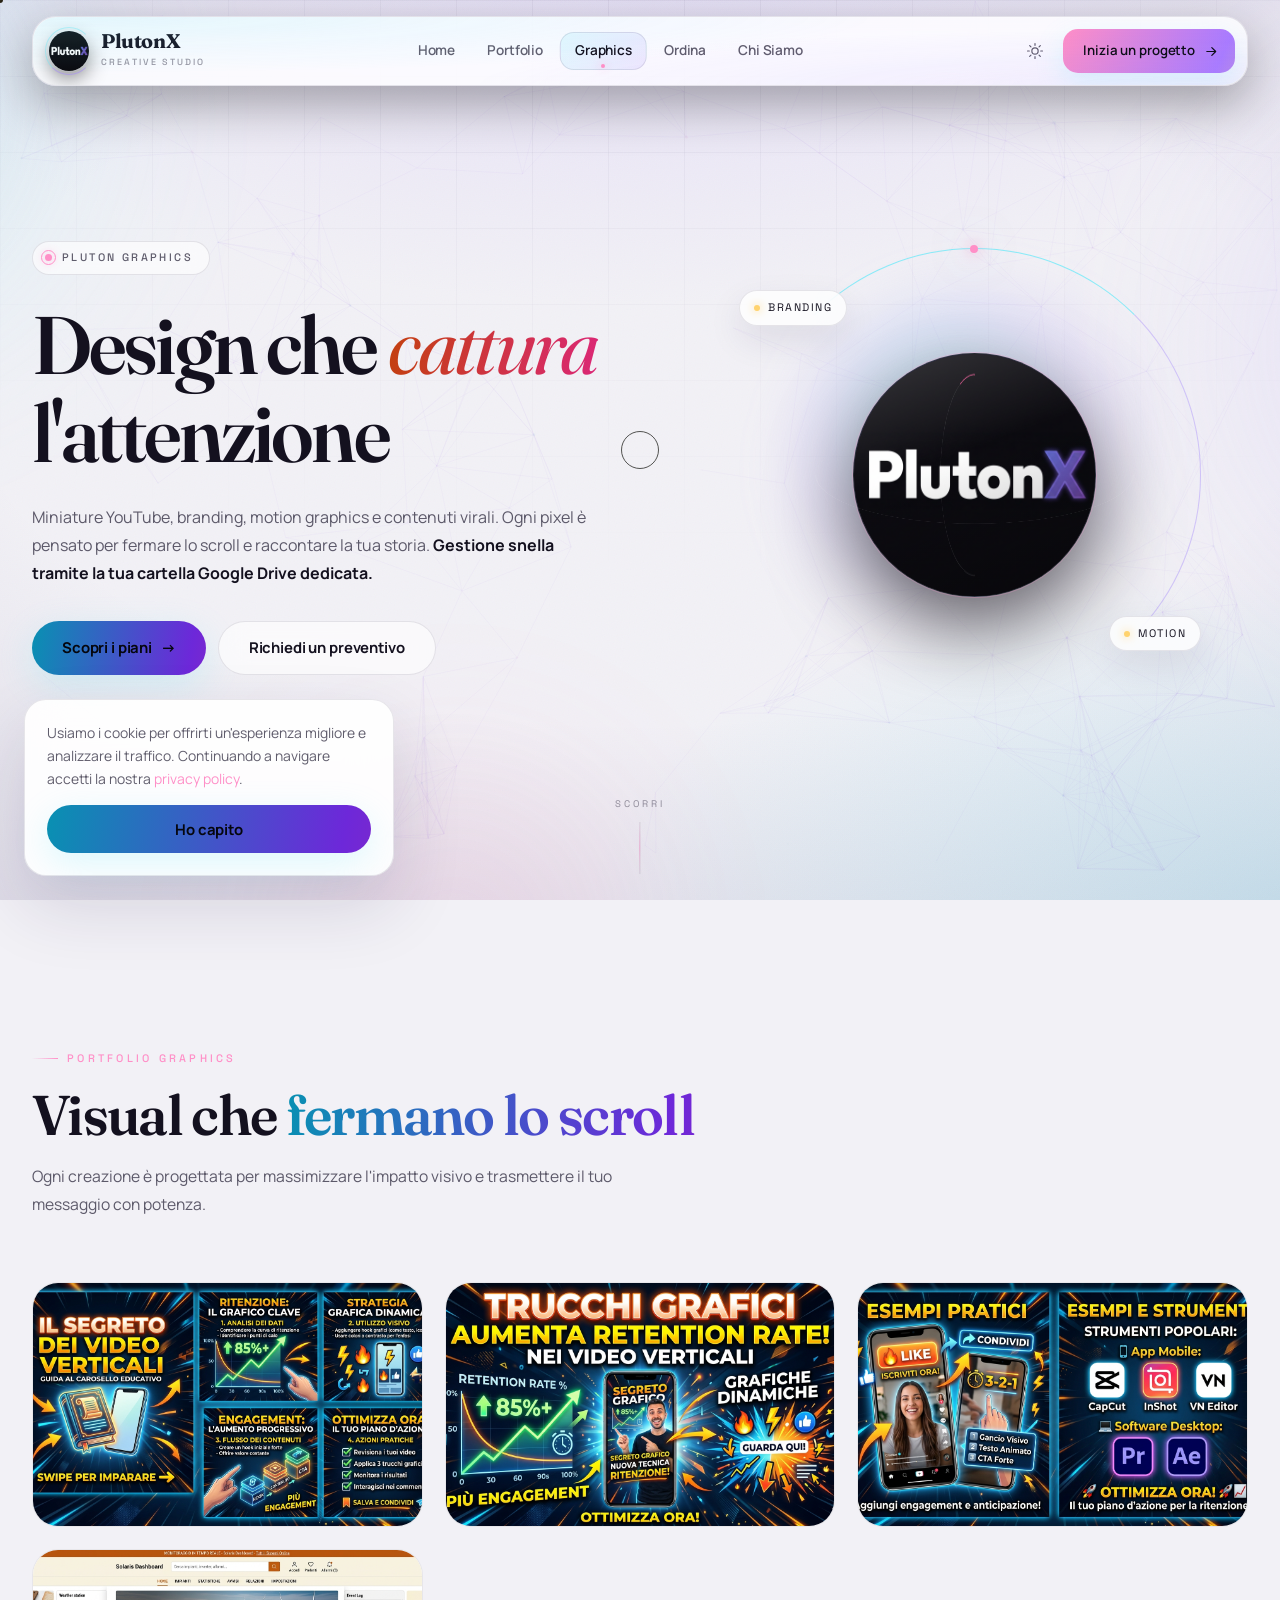
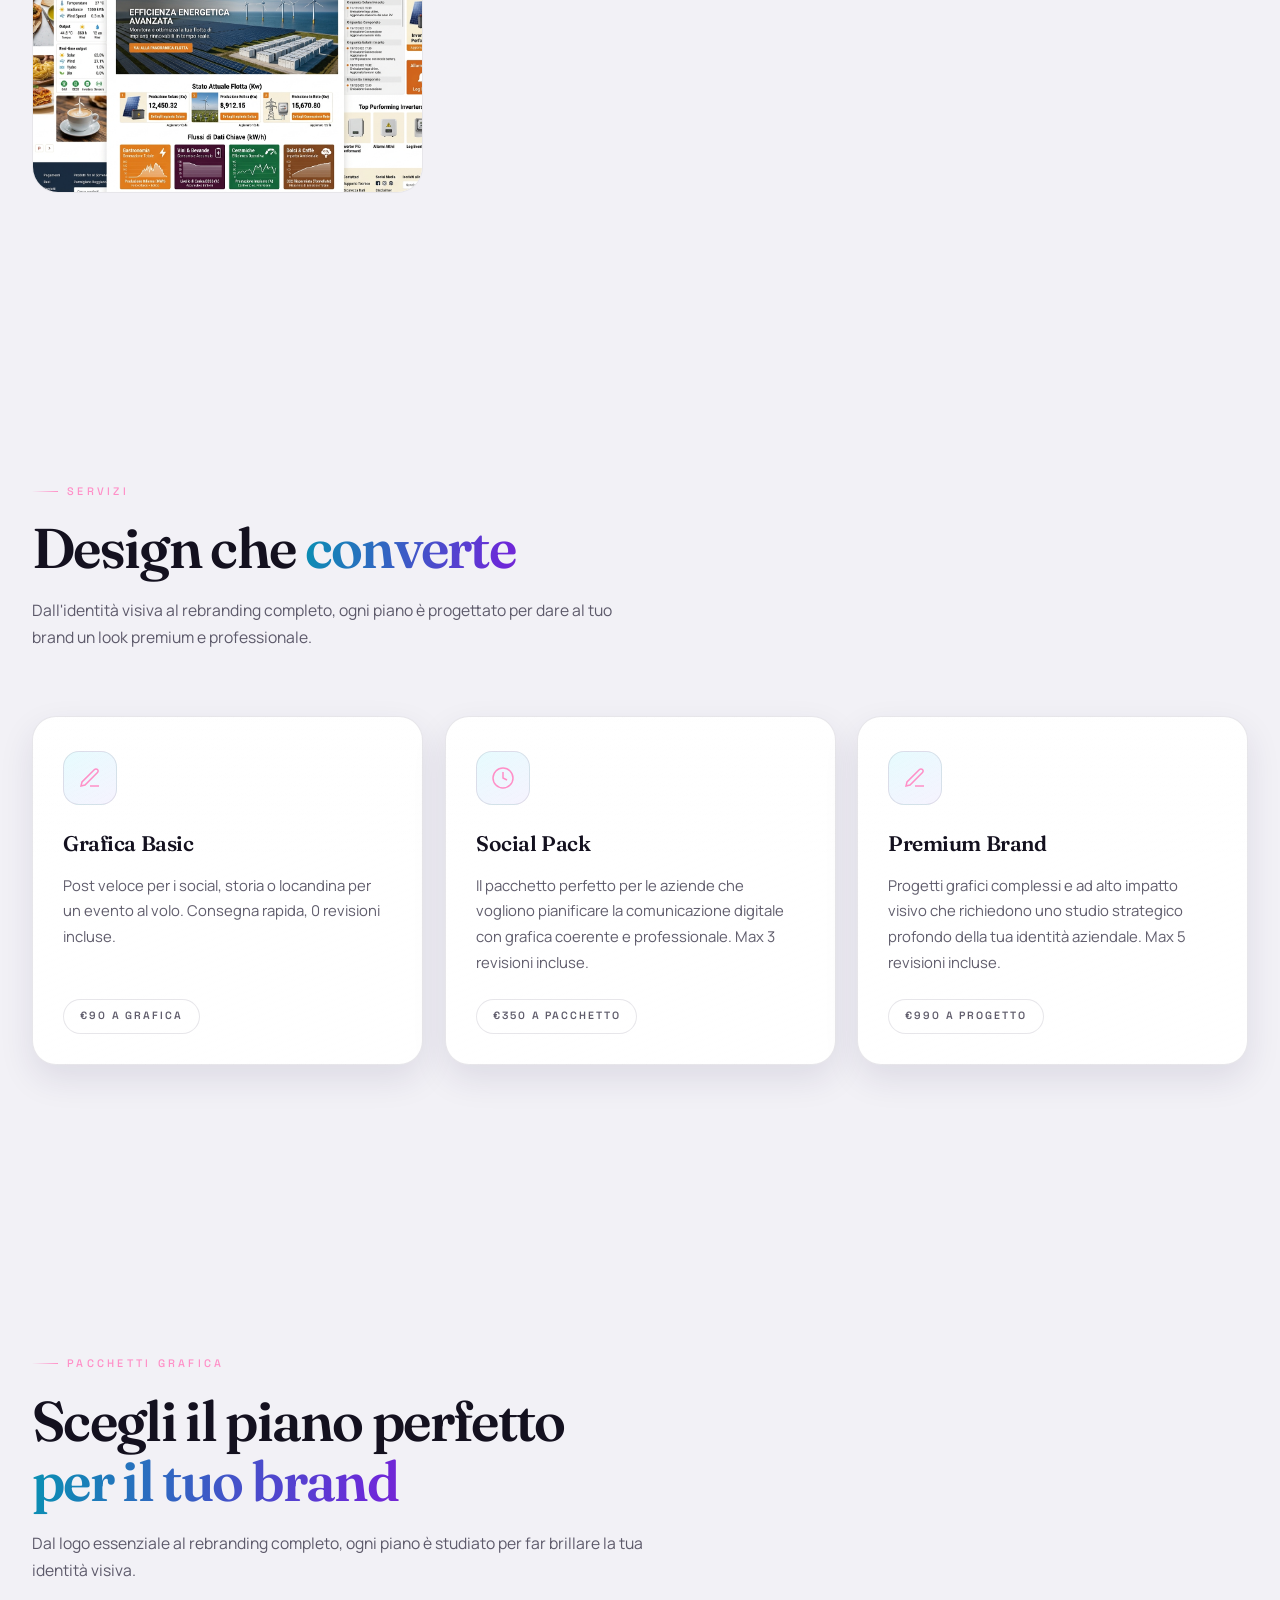
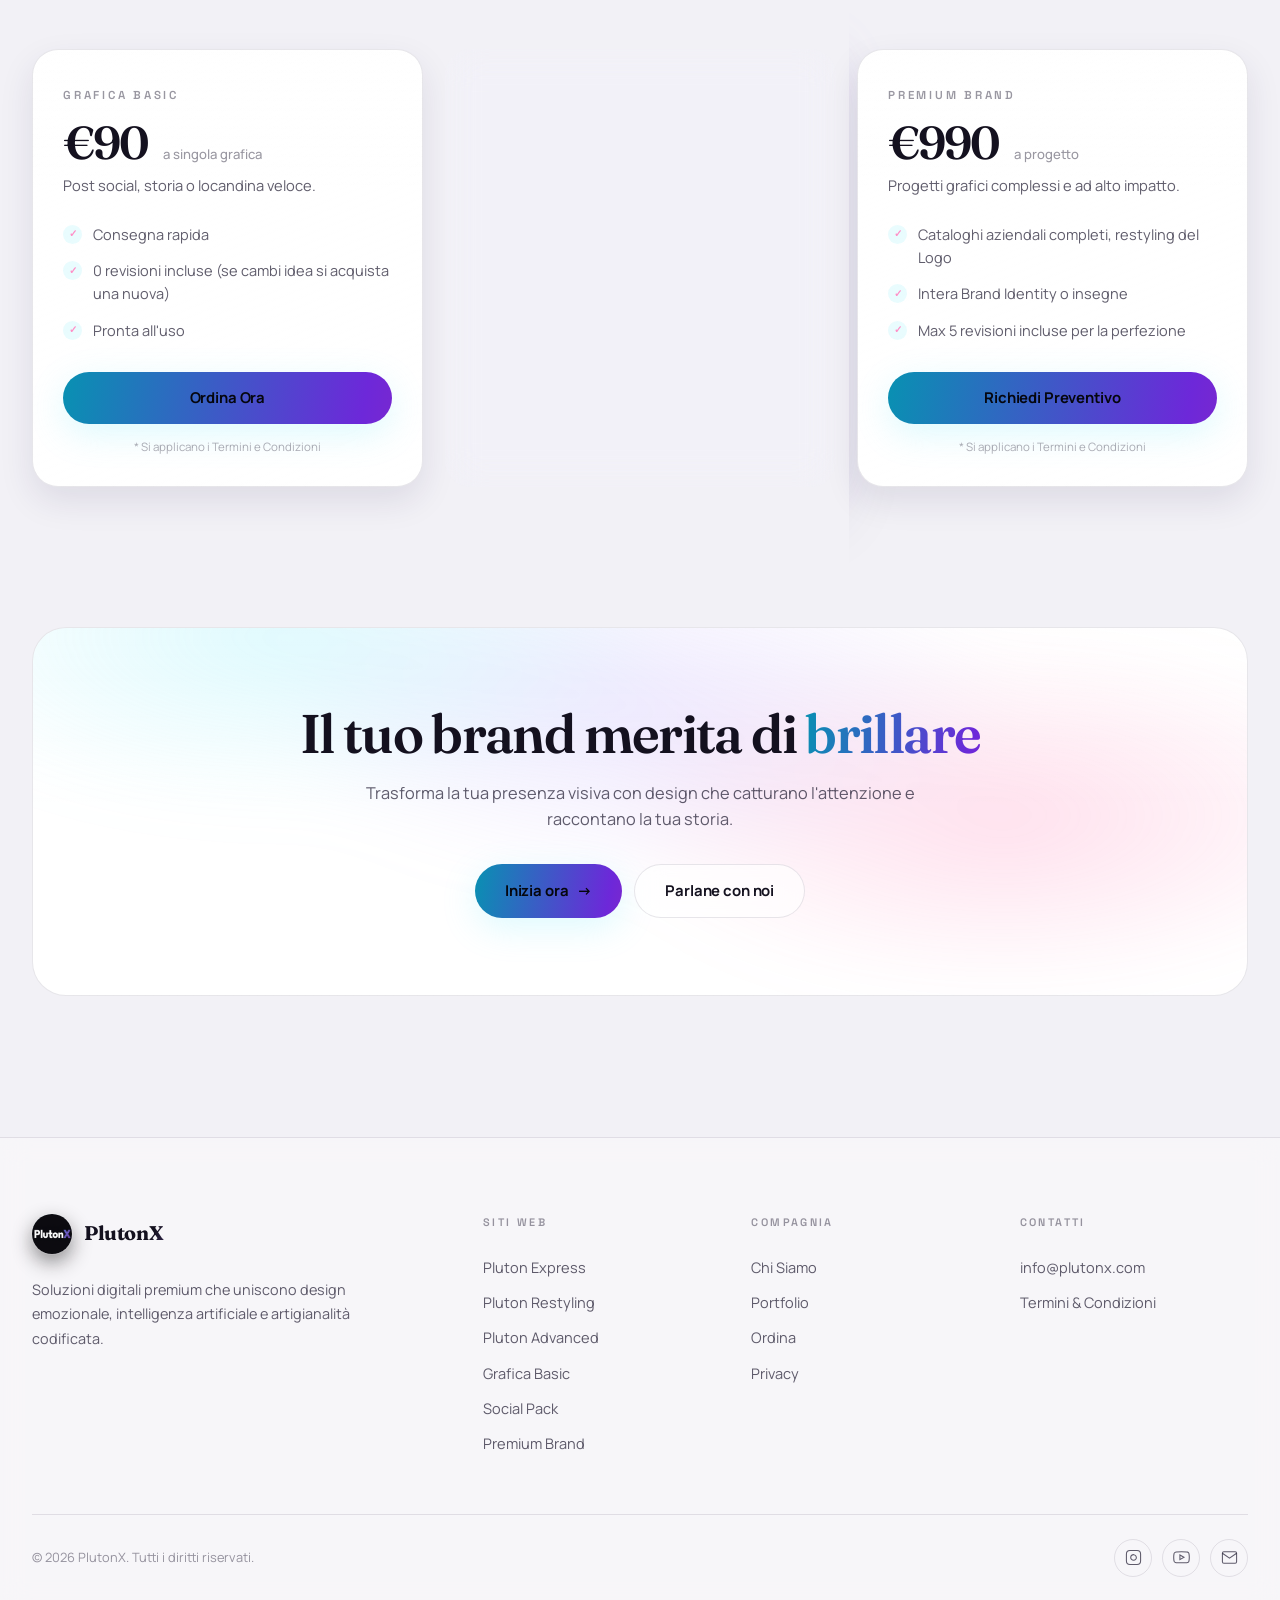
<file: PlutonX/pluton-graphics.html>
<!doctype html>
<html lang="it" data-theme="dark">
<head>
  <meta charset="UTF-8">
  <meta name="viewport" content="width=device-width, initial-scale=1.0">
  <meta name="description" content="Pluton Graphics — miniature YouTube, branding, motion graphics e contenuti virali. Design che cattura l'attenzione.">
  <meta name="theme-color" content="#04050b">
  <title>Pluton Graphics | PlutonX</title>
  <link rel="preconnect" href="https://fonts.googleapis.com">
  <link rel="preconnect" href="https://fonts.gstatic.com" crossorigin>
  <link rel="stylesheet" href="src/style.css">
  <meta property="og:type" content="website">
  <meta property="og:title" content="Pluton Graphics | PlutonX">
  <meta property="og:description" content="Pluton Graphics — miniature YouTube, branding, motion graphics e contenuti virali. Design che cattura l'attenzione.">
  <meta property="og:image" content="images/logo-animated.png">
  <meta property="og:locale" content="it_IT">
  <meta name="twitter:card" content="summary_large_image">
  <meta name="twitter:title" content="Pluton Graphics | PlutonX">
  <meta name="twitter:description" content="Pluton Graphics — miniature YouTube, branding, motion graphics e contenuti virali.">
  <meta name="twitter:image" content="images/logo-animated.png">
</head>
<body class="page-graphics">

  <!-- ══ BACKGROUND STAGE ══ -->
  <div class="bg-stage" aria-hidden="true">
    <canvas class="bg-canvas" id="bg-canvas"></canvas>
    <div class="bg-aurora">
      <span class="aurora aurora--1"></span>
      <span class="aurora aurora--2"></span>
      <span class="aurora aurora--3"></span>
    </div>
    <div class="bg-grid"></div>
    <div class="bg-grain"></div>
    <div class="bg-vignette"></div>
  </div>

  <!-- ══ NAV ══ -->
  <header class="nav" id="nav">
    <div class="nav-shell">
      <div class="nav-bar">
        <a href="index.html" class="brand" aria-label="PlutonX — home">
          <span class="brand-mark">
            <span class="brand-orbit" aria-hidden="true"></span>
            <img src="images/logo-animated.png" alt="" aria-hidden="true">
          </span>
          <span class="brand-copy">
            <span class="brand-name">PlutonX</span>
            <span class="brand-tag">Creative Studio</span>
          </span>
        </a>

        <nav class="nav-links" id="nav-links" aria-label="Sezioni del sito">
          <span class="nav-indicator" id="nav-indicator" aria-hidden="true"></span>
          <a href="index.html" class="nav-link"><span>Home</span></a>
          <a href="portfolio.html" class="nav-link"><span>Portfolio</span></a>
          <a href="pluton-graphics.html" class="nav-link is-active"><span>Graphics</span></a>
          <a href="instructions.html" class="nav-link"><span>Ordina</span></a>
          <a href="chi-siamo.html" class="nav-link"><span>Chi Siamo</span></a>
        </nav>

        <div class="nav-actions">
          <button class="icon-btn" id="theme-toggle" aria-label="Cambia tema" aria-pressed="false"></button>
          <a href="instructions.html" class="nav-cta">
            <span>Inizia un progetto</span>
            <svg viewBox="0 0 24 24" fill="none" stroke="currentColor" stroke-width="1.9" stroke-linecap="round" stroke-linejoin="round" aria-hidden="true"><path d="M4.5 12h14M12.5 5.8 18.7 12l-6.2 6.2"/></svg>
          </a>
          <button class="icon-btn nav-burger" id="menu-toggle" aria-label="Apri il menu" aria-expanded="false" aria-controls="mobile-nav">
            <span class="burger" aria-hidden="true"><i></i><i></i></span>
          </button>
        </div>
      </div>
    </div>
  </header>

  <div class="mobile-nav" id="mobile-nav" aria-hidden="true">
    <div class="mobile-nav-panel">
      <span class="mobile-nav-label">Menu principale</span>
      <nav class="mobile-nav-list" aria-label="Menu principale">
        <a href="index.html"><span class="mn-num">01</span><span class="mn-text">Home</span></a>
        <a href="portfolio.html"><span class="mn-num">02</span><span class="mn-text">Portfolio</span></a>
        <a href="pluton-graphics.html" class="is-active"><span class="mn-num">03</span><span class="mn-text">Graphics</span></a>
        <a href="instructions.html"><span class="mn-num">04</span><span class="mn-text">Ordina</span></a>
        <a href="chi-siamo.html"><span class="mn-num">05</span><span class="mn-text">Chi Siamo</span></a>
        <a href="privacy.html"><span class="mn-num">06</span><span class="mn-text">Privacy</span></a>
      </nav>
      <div class="mobile-nav-foot">
        <button class="icon-btn" id="theme-toggle-mobile" aria-label="Cambia tema"></button>
        <a href="instructions.html" class="btn btn-primary">Inizia un progetto</a>
      </div>
    </div>
  </div>
  <div class="nav-backdrop" id="nav-backdrop"></div>

  <main id="page-content" class="page-content">

    <!-- ══════════ HERO ══════════ -->
    <section class="hero">
      <div class="hero-grid">
        <div class="hero-content">
          <div class="eyebrow reveal">
            <span class="pulse-dot"></span> Pluton Graphics
          </div>

          <h1 data-split>
            Design che <em>cattura</em><br>
            l'attenzione
          </h1>

          <p class="hero-subtitle reveal delay-2">
            Miniature YouTube, branding, motion graphics e contenuti virali. Ogni pixel è pensato per
            fermare lo scroll e raccontare la tua storia. <strong>Gestione snella tramite la tua
            cartella Google Drive dedicata.</strong>
          </p>

          <div class="hero-actions reveal delay-3">
            <a href="index.html#prezzi" class="btn btn-primary">
              Scopri i piani <span class="btn-arrow">&rarr;</span>
            </a>
            <a href="mailto:info@plutonx.com" class="btn btn-ghost">Richiedi un preventivo</a>
          </div>
        </div>

        <div class="hero-visual reveal-scale delay-2">
          <div class="planet">
            <span class="planet-halo"></span>
            <span class="planet-ring planet-ring--a"><i></i></span>
            <span class="planet-ring planet-ring--b"><i></i></span>
            <span class="planet-ring planet-ring--c"><i></i></span>
            <span class="planet-core">
              <img src="images/logo-animated.png" alt="PlutonX Graphics — design che cattura l'attenzione" class="hero-logo-animated">
            </span>
            <span class="planet-tag planet-tag--tl"><i class="dot"></i> Branding</span>
            <span class="planet-tag planet-tag--br"><i class="dot"></i> Motion</span>
          </div>
        </div>
      </div>

      <div class="scroll-cue" aria-hidden="true">
        <span>Scorri</span>
        <span class="cue-line"></span>
      </div>
    </section>

    <!-- ══════════ SHOWCASE ══════════ -->
    <section class="section">
      <div class="section-container">
        <div class="section-head reveal">
          <div class="section-label">Portfolio Graphics</div>
          <h2 class="section-title" data-split>Visual che <span class="accent">fermano lo scroll</span></h2>
          <p class="section-subtitle">Ogni creazione è progettata per massimizzare l'impatto visivo e trasmettere il tuo messaggio con potenza.</p>
        </div>

        <div class="showcase-grid">
          <a href="portfolio.html" class="showcase-card-link reveal delay-1">
            <img src="images/Gemini_Generated_Image_d7dzsvd7dzsvd7dz.png" alt="Thumbnail YouTube" loading="lazy">
            <div class="showcase-card-overlay">
              <h3>CTR Dominator Pack</h3>
              <p>Miniature YouTube ad alto tasso di clic</p>
              <span class="btn-overlay">Vedi Progetto →</span>
            </div>
          </a>
          <a href="portfolio.html" class="showcase-card-link reveal delay-2">
            <img src="images/Gemini_Generated_Image_nmlzrgnmlzrgnmlz.png" alt="Branding Instagram" loading="lazy">
            <div class="showcase-card-overlay">
              <h3>Brand Glow Kit</h3>
              <p>Brand identity per creator digitali</p>
              <span class="btn-overlay">Vedi Progetto →</span>
            </div>
          </a>
          <a href="portfolio.html" class="showcase-card-link reveal delay-3">
            <img src="images/Gemini_Generated_Image_vmd57bvmd57bvmd5.png" alt="Motion Graphics" loading="lazy">
            <div class="showcase-card-overlay">
              <h3>Elite Ads Assets</h3>
              <p>Motion graphics per campagne pubblicitarie</p>
              <span class="btn-overlay">Vedi Progetto →</span>
            </div>
          </a>
          <a href="portfolio.html" class="showcase-card-link reveal delay-4">
            <img src="images/Gemini_Generated_Image_nrnckanrnckanrnc.png" alt="Reel Assets" loading="lazy">
            <div class="showcase-card-overlay">
              <h3>Viral Reel Kit</h3>
              <p>Asset per reel e contenuti virali</p>
              <span class="btn-overlay">Vedi Progetto →</span>
            </div>
          </a>
        </div>
      </div>
    </section>

    <!-- ══════════ SERVICES ══════════ -->
    <section class="section" id="servizi-graphics">
      <div class="section-container">
        <div class="section-head reveal">
          <div class="section-label">Servizi</div>
          <h2 class="section-title" data-split>Design che <span class="accent">converte</span></h2>
          <p class="section-subtitle">Dall'identità visiva al rebranding completo, ogni piano è progettato per dare al tuo brand un look premium e professionale.</p>
        </div>

        <div class="services-grid">
          <article class="service-card glass-card reveal delay-1">
            <div class="service-card-icon">
              <svg width="24" height="24" viewBox="0 0 24 24" fill="none" stroke="currentColor" stroke-width="1.5"><path d="M12 20h9"/><path d="M16.5 3.5a2.121 2.121 0 013 3L7 19l-4 1 1-4L16.5 3.5z"/></svg>
            </div>
            <h3>Grafica Basic</h3>
            <p>Post veloce per i social, storia o locandina per un evento al volo. Consegna rapida, 0 revisioni incluse.</p>
            <span class="tech-tag">€90 a grafica</span>
          </article>

          <article class="service-card glass-card reveal delay-2">
            <div class="service-card-icon">
              <svg width="24" height="24" viewBox="0 0 24 24" fill="none" stroke="currentColor" stroke-width="1.5"><circle cx="12" cy="12" r="10"/><path d="M12 6v6l4 2"/></svg>
            </div>
            <h3>Social Pack</h3>
            <p>Il pacchetto perfetto per le aziende che vogliono pianificare la comunicazione digitale con grafica coerente e professionale. Max 3 revisioni incluse.</p>
            <span class="tech-tag">€350 a pacchetto</span>
          </article>

          <article class="service-card glass-card reveal delay-3">
            <div class="service-card-icon">
              <svg width="24" height="24" viewBox="0 0 24 24" fill="none" stroke="currentColor" stroke-width="1.5"><path d="M12 20h9"/><path d="M16.5 3.5a2.121 2.121 0 013 3L7 19l-4 1 1-4L16.5 3.5z"/></svg>
            </div>
            <h3>Premium Brand</h3>
            <p>Progetti grafici complessi e ad alto impatto visivo che richiedono uno studio strategico profondo della tua identità aziendale. Max 5 revisioni incluse.</p>
            <span class="tech-tag">€990 a progetto</span>
          </article>
        </div>
      </div>
    </section>

    <!-- ══════════ PRICING GRAPHICS ══════════ -->
    <section class="section" id="prezzi-graphics">
      <div class="section-container">
        <div class="section-head reveal">
          <div class="section-label">Pacchetti Grafica</div>
          <h2 class="section-title" data-split>Scegli il piano perfetto <span class="accent">per il tuo brand</span></h2>
          <p class="section-subtitle">Dal logo essenziale al rebranding completo, ogni piano è studiato per far brillare la tua identità visiva.</p>
        </div>

        <div class="pricing-grid">
          <article class="pricing-card glass-card reveal delay-1">
            <div class="pricing-name">Grafica Basic</div>
            <div class="pricing-price">€90 <span>a singola grafica</span></div>
            <p class="pricing-desc">Post social, storia o locandina veloce.</p>
            <ul class="pricing-features">
              <li><span class="check">✓</span> Consegna rapida</li>
              <li><span class="check">✓</span> 0 revisioni incluse (se cambi idea si acquista una nuova)</li>
              <li><span class="check">✓</span> Pronta all'uso</li>
            </ul>
            <a href="mailto:info@plutonx.com?subject=Richiesta%20Grafica%20Basic" class="btn btn-primary">Ordina Ora</a>
            <small class="terms-note">* Si applicano i Termini e Condizioni</small>
          </article>

          <article class="pricing-card glass-card is-featured reveal delay-2">
            <div class="pricing-name">Social Pack</div>
            <div class="pricing-price">€350 <span>a pacchetto</span></div>
            <p class="pricing-desc">Pacchetto di grafiche coordinate per social.</p>
            <ul class="pricing-features">
              <li><span class="check">✓</span> 4 grafiche coordinate incluse</li>
              <li><span class="check">✓</span> Max 3 revisioni complessive incluse</li>
              <li><span class="check">✓</span> Perfetto per campagne pubblicitarie</li>
            </ul>
            <a href="mailto:info@plutonx.com?subject=Richiesta%20Social%20Pack" class="btn btn-primary">Ordina Ora</a>
            <small class="terms-note">* Si applicano i Termini e Condizioni</small>
          </article>

          <article class="pricing-card glass-card reveal delay-3">
            <div class="pricing-name">Premium Brand</div>
            <div class="pricing-price">€990 <span>a progetto</span></div>
            <p class="pricing-desc">Progetti grafici complessi e ad alto impatto.</p>
            <ul class="pricing-features">
              <li><span class="check">✓</span> Cataloghi aziendali completi, restyling del Logo</li>
              <li><span class="check">✓</span> Intera Brand Identity o insegne</li>
              <li><span class="check">✓</span> Max 5 revisioni incluse per la perfezione</li>
            </ul>
            <a href="mailto:info@plutonx.com?subject=Richiesta%20Premium%20Brand" class="btn btn-primary">Richiedi Preventivo</a>
            <small class="terms-note">* Si applicano i Termini e Condizioni</small>
          </article>
        </div>
      </div>
    </section>

    <!-- ══════════ CTA ══════════ -->
    <section class="cta-section">
      <div class="cta-panel reveal">
        <h2 data-split>Il tuo brand merita di <span class="accent">brillare</span></h2>
        <p>Trasforma la tua presenza visiva con design che catturano l'attenzione e raccontano la tua storia.</p>
        <div class="hero-actions">
          <a href="index.html#prezzi" class="btn btn-primary">Inizia ora <span class="btn-arrow">&rarr;</span></a>
          <a href="mailto:info@plutonx.com" class="btn btn-ghost">Parlane con noi</a>
        </div>
      </div>
    </section>

    <!-- ══════════ FOOTER ══════════ -->
  </main>

  <footer class="footer" role="contentinfo">
    <div class="footer-grid">
      <div class="footer-brand">
        <a href="index.html" class="brand">
          <span class="brand-mark"><img src="images/logo-animated.png" alt="" aria-hidden="true"></span>
          <span class="brand-name">PlutonX</span>
        </a>
        <p>Soluzioni digitali premium che uniscono design emozionale, intelligenza artificiale e artigianalità codificata.</p>
      </div>

      <div class="footer-col">
        <h4>Siti Web</h4>
        <a href="index.html#prezzi">Pluton Express</a>
        <a href="index.html#prezzi">Pluton Restyling</a>
        <a href="index.html#prezzi">Pluton Advanced</a>
        <a href="index.html#servizi-grafica">Grafica Basic</a>
        <a href="index.html#servizi-grafica">Social Pack</a>
        <a href="index.html#servizi-grafica">Premium Brand</a>
      </div>

      <div class="footer-col">
        <h4>Compagnia</h4>
        <a href="chi-siamo.html">Chi Siamo</a>
        <a href="portfolio.html">Portfolio</a>
        <a href="instructions.html">Ordina</a>
        <a href="privacy.html">Privacy</a>
      </div>

      <div class="footer-col">
        <h4>Contatti</h4>
        <a href="mailto:info@plutonx.com">info@plutonx.com</a>
        <a href="privacy.html">Termini &amp; Condizioni</a>
      </div>
    </div>

    <div class="footer-bottom">
      <span>&copy; 2026 PlutonX. Tutti i diritti riservati.</span>
      <div class="footer-social">
        <a href="#" aria-label="Instagram">
          <svg width="17" height="17" viewBox="0 0 24 24" fill="none" stroke="currentColor" stroke-width="1.5"><rect x="2" y="2" width="20" height="20" rx="5"/><path d="M16 11.37A4 4 0 1112.63 8 4 4 0 0116 11.37z"/><line x1="17.5" y1="6.5" x2="17.51" y2="6.5"/></svg>
        </a>
        <a href="#" aria-label="YouTube">
          <svg width="17" height="17" viewBox="0 0 24 24" fill="none" stroke="currentColor" stroke-width="1.5"><path d="M22.54 6.42a2.78 2.78 0 00-1.94-2C18.88 4 12 4 12 4s-6.88 0-8.6.46a2.78 2.78 0 00-1.94 2A29 29 0 001 11.75a29 29 0 00.46 5.33A2.78 2.78 0 003.4 19c1.72.46 8.6.46 8.6.46s6.88 0 8.6-.46a2.78 2.78 0 001.94-2 29 29 0 00.46-5.25 29 29 0 00-.46-5.33z"/><polygon points="9.75 15.02 15.5 11.75 9.75 8.48 9.75 15.02"/></svg>
        </a>
        <a href="mailto:info@plutonx.com" aria-label="Email">
          <svg width="17" height="17" viewBox="0 0 24 24" fill="none" stroke="currentColor" stroke-width="1.5"><path d="M4 4h16c1.1 0 2 .9 2 2v12c0 1.1-.9 2-2 2H4c-1.1 0-2-.9-2-2V6c0-1.1.9-2 2-2z"/><polyline points="22,6 12,13 2,6"/></svg>
        </a>
      </div>
    </div>
  </footer>

  <script type="module" src="src/main.js"></script>
</body>
</html>
</file>
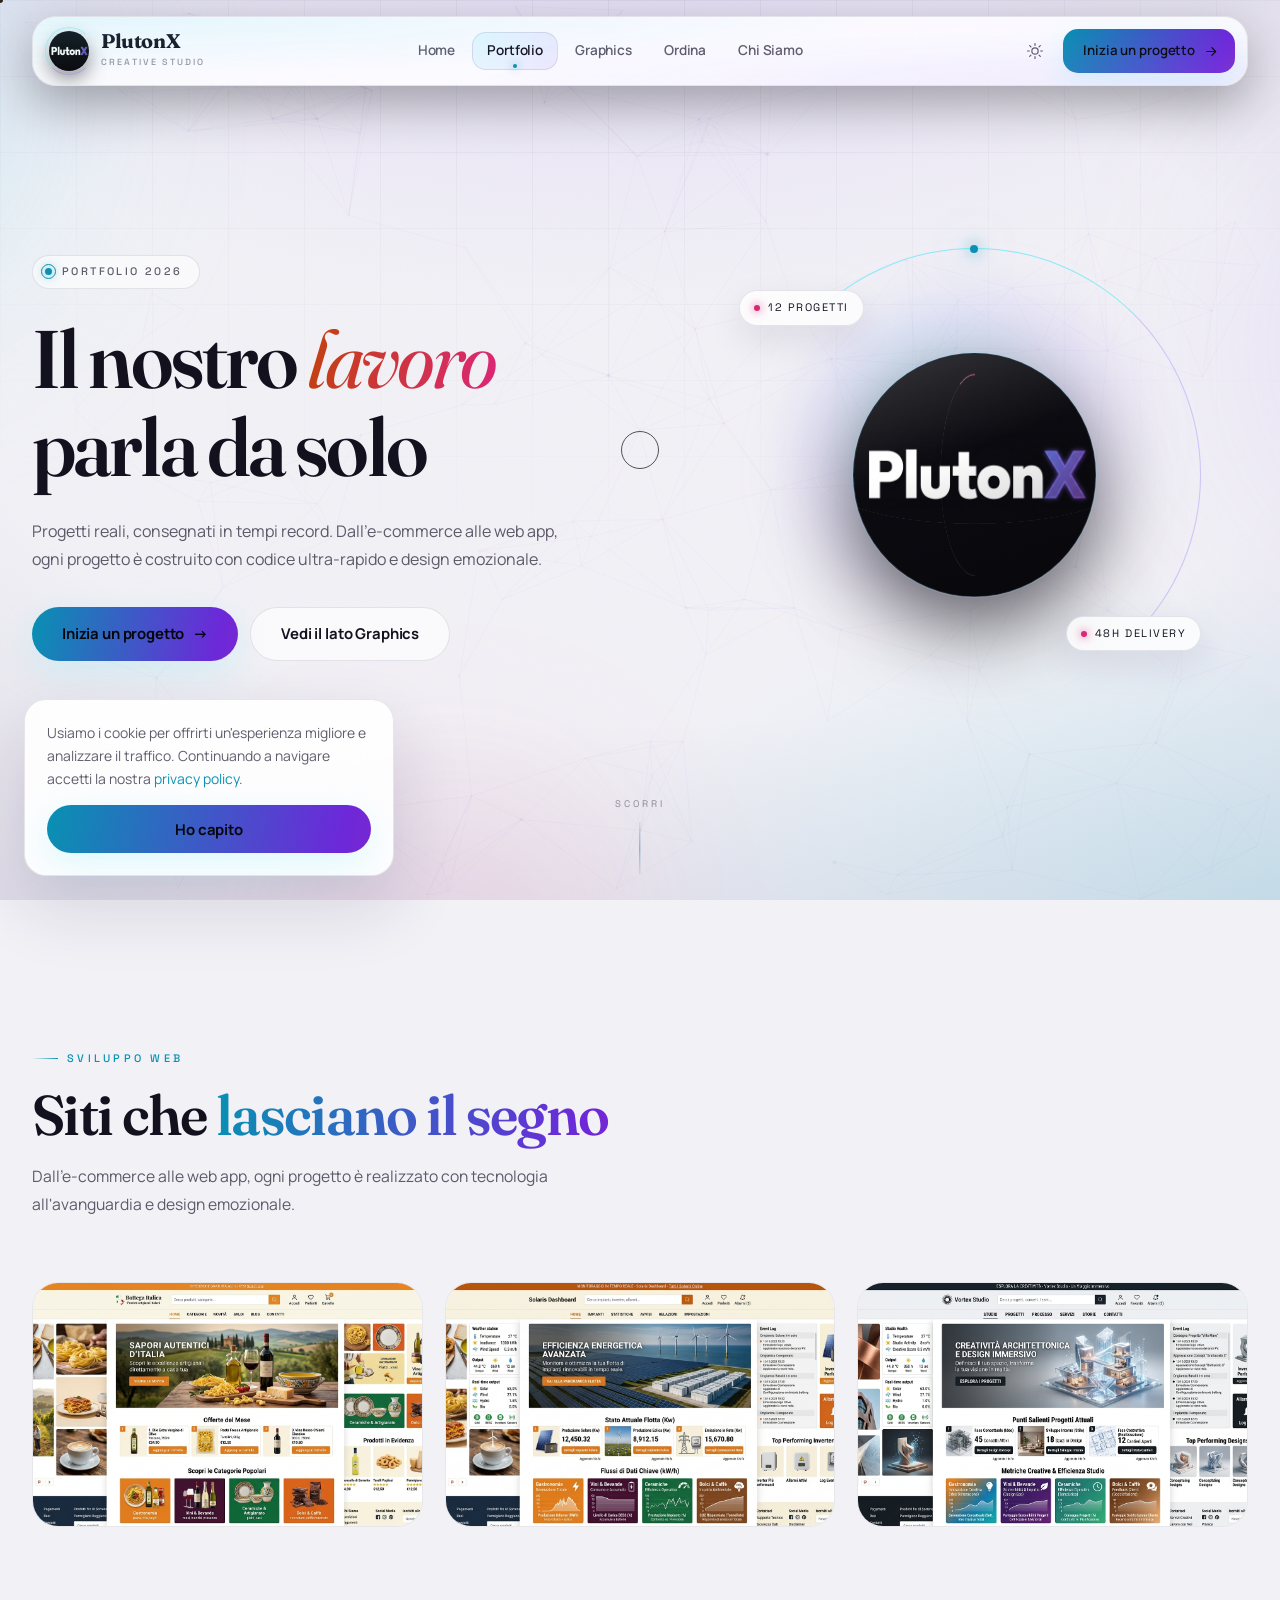
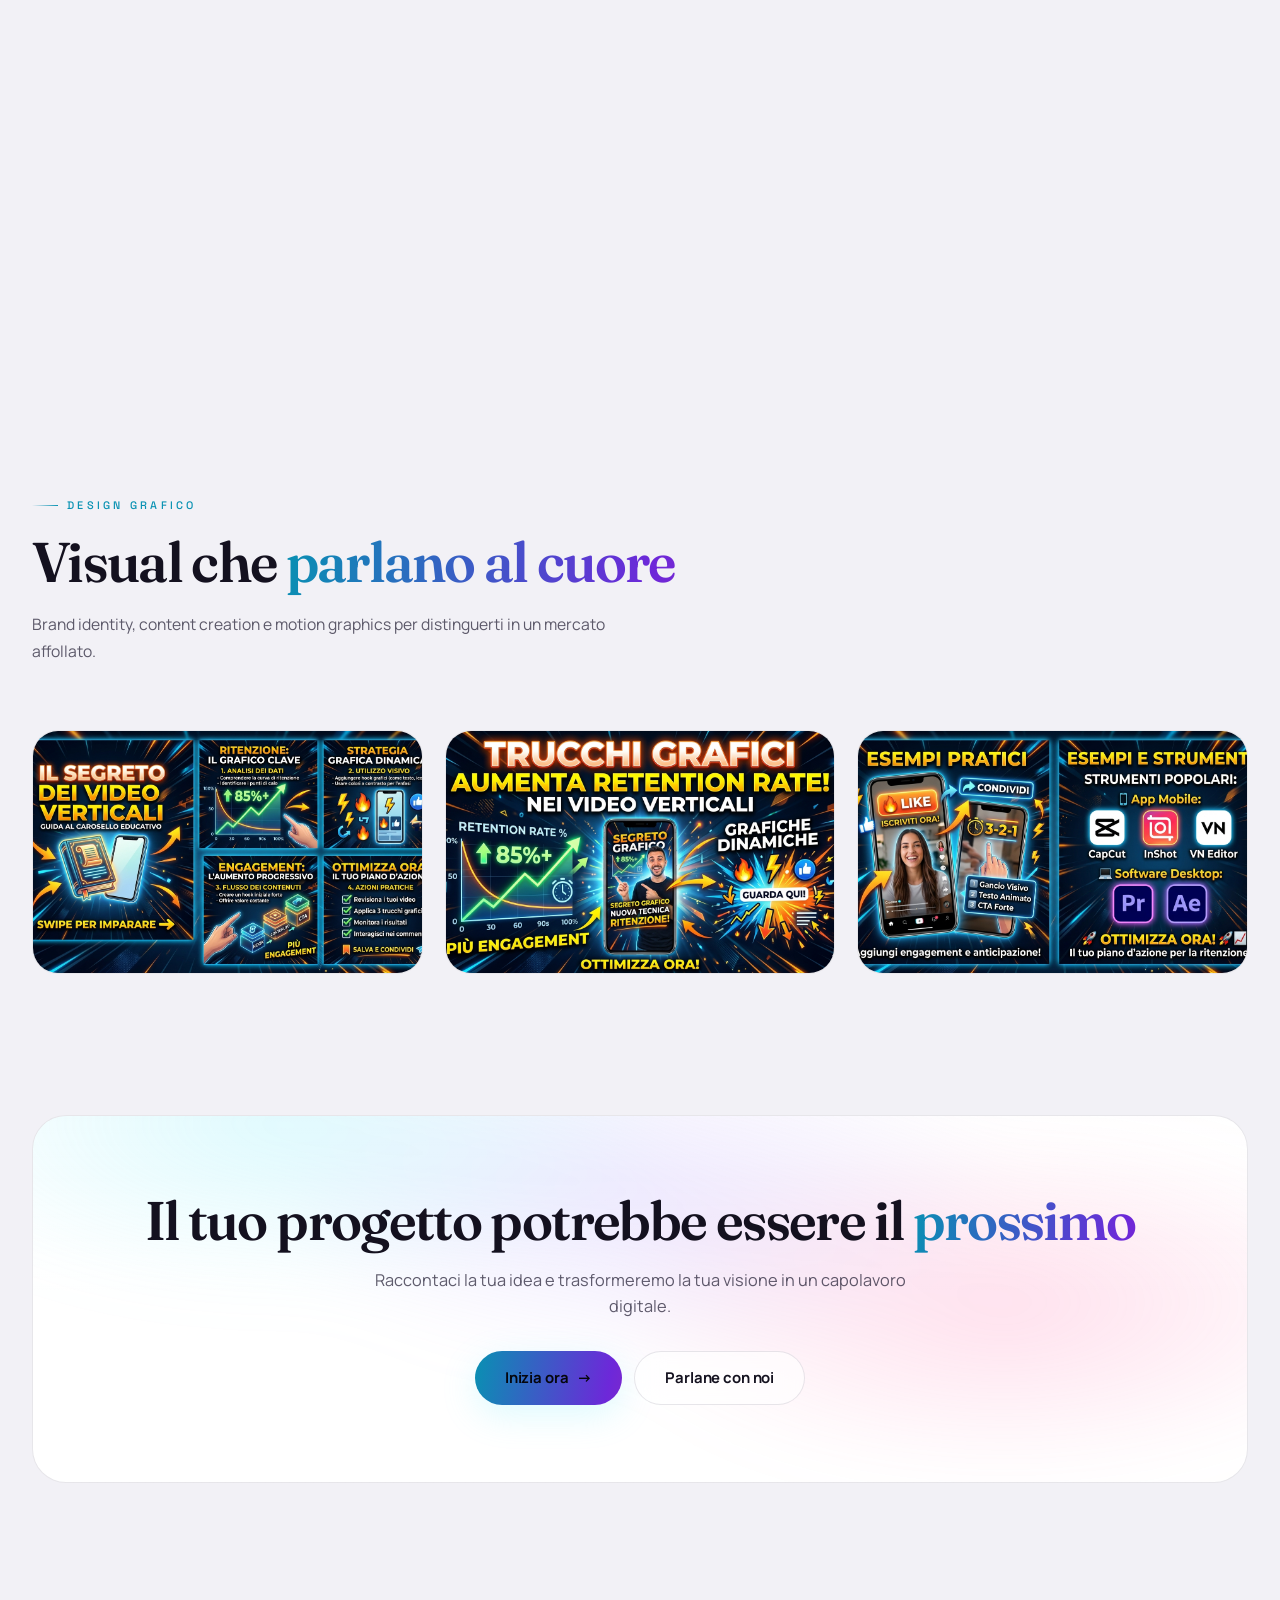
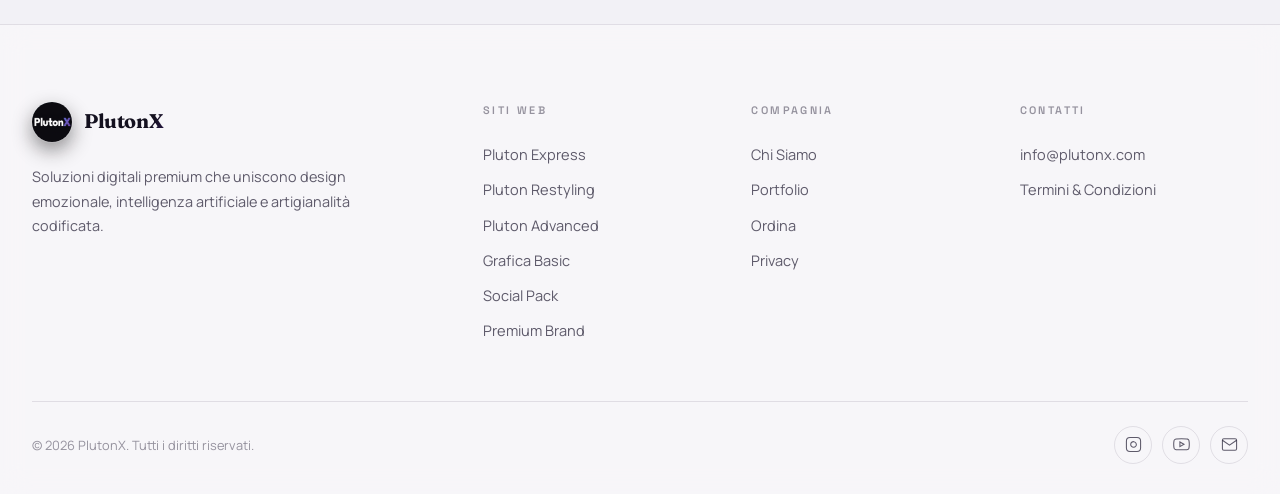
<file: PlutonX/portfolio.html>
<!doctype html>
<html lang="it" data-theme="dark">
<head>
  <meta charset="UTF-8">
  <meta name="viewport" content="width=device-width, initial-scale=1.0">
  <meta name="description" content="Portfolio PlutonX — siti web, e-commerce, web app e identità visiva. Una selezione di progetti realizzati tra arte digitale e tecnologia avanzata.">
  <meta name="theme-color" content="#04050b">
  <title>Portfolio | PlutonX</title>
  <link rel="preconnect" href="https://fonts.googleapis.com">
  <link rel="preconnect" href="https://fonts.gstatic.com" crossorigin>
  <link rel="stylesheet" href="src/style.css">
  <meta property="og:type" content="website">
  <meta property="og:title" content="Portfolio | PlutonX">
  <meta property="og:description" content="Progetti PlutonX — siti web, e-commerce, web app e design che lasciano il segno.">
  <meta property="og:image" content="images/logo-animated.png">
  <meta property="og:locale" content="it_IT">
  <meta name="twitter:card" content="summary_large_image">
  <meta name="twitter:title" content="Portfolio | PlutonX">
  <meta name="twitter:description" content="Progetti PlutonX — siti web, e-commerce, web app e design che lasciano il segno.">
  <meta name="twitter:image" content="images/logo-animated.png">
</head>
<body>

  <!-- ══ BACKGROUND STAGE ══ -->
  <div class="bg-stage" aria-hidden="true">
    <canvas class="bg-canvas" id="bg-canvas"></canvas>
    <div class="bg-aurora">
      <span class="aurora aurora--1"></span>
      <span class="aurora aurora--2"></span>
      <span class="aurora aurora--3"></span>
    </div>
    <div class="bg-grid"></div>
    <div class="bg-grain"></div>
    <div class="bg-vignette"></div>
  </div>

  <!-- ══ NAV ══ -->
  <header class="nav" id="nav">
    <div class="nav-shell">
      <div class="nav-bar">
        <a href="index.html" class="brand" aria-label="PlutonX — home">
          <span class="brand-mark">
            <span class="brand-orbit" aria-hidden="true"></span>
            <img src="images/logo-animated.png" alt="" aria-hidden="true">
          </span>
          <span class="brand-copy">
            <span class="brand-name">PlutonX</span>
            <span class="brand-tag">Creative Studio</span>
          </span>
        </a>

        <nav class="nav-links" id="nav-links" aria-label="Sezioni del sito">
          <span class="nav-indicator" id="nav-indicator" aria-hidden="true"></span>
          <a href="index.html" class="nav-link"><span>Home</span></a>
          <a href="portfolio.html" class="nav-link is-active"><span>Portfolio</span></a>
          <a href="pluton-graphics.html" class="nav-link"><span>Graphics</span></a>
          <a href="instructions.html" class="nav-link"><span>Ordina</span></a>
          <a href="chi-siamo.html" class="nav-link"><span>Chi Siamo</span></a>
        </nav>

        <div class="nav-actions">
          <button class="icon-btn" id="theme-toggle" aria-label="Cambia tema" aria-pressed="false"></button>
          <a href="instructions.html" class="nav-cta">
            <span>Inizia un progetto</span>
            <svg viewBox="0 0 24 24" fill="none" stroke="currentColor" stroke-width="1.9" stroke-linecap="round" stroke-linejoin="round" aria-hidden="true"><path d="M4.5 12h14M12.5 5.8 18.7 12l-6.2 6.2"/></svg>
          </a>
          <button class="icon-btn nav-burger" id="menu-toggle" aria-label="Apri il menu" aria-expanded="false" aria-controls="mobile-nav">
            <span class="burger" aria-hidden="true"><i></i><i></i></span>
          </button>
        </div>
      </div>
    </div>
  </header>

  <div class="mobile-nav" id="mobile-nav" aria-hidden="true">
    <div class="mobile-nav-panel">
      <span class="mobile-nav-label">Menu principale</span>
      <nav class="mobile-nav-list" aria-label="Menu principale">
        <a href="index.html"><span class="mn-num">01</span><span class="mn-text">Home</span></a>
        <a href="portfolio.html" class="is-active"><span class="mn-num">02</span><span class="mn-text">Portfolio</span></a>
        <a href="pluton-graphics.html"><span class="mn-num">03</span><span class="mn-text">Graphics</span></a>
        <a href="instructions.html"><span class="mn-num">04</span><span class="mn-text">Ordina</span></a>
        <a href="chi-siamo.html"><span class="mn-num">05</span><span class="mn-text">Chi Siamo</span></a>
        <a href="privacy.html"><span class="mn-num">06</span><span class="mn-text">Privacy</span></a>
      </nav>
      <div class="mobile-nav-foot">
        <button class="icon-btn" id="theme-toggle-mobile" aria-label="Cambia tema"></button>
        <a href="instructions.html" class="btn btn-primary">Inizia un progetto</a>
      </div>
    </div>
  </div>
  <div class="nav-backdrop" id="nav-backdrop"></div>

  <main id="page-content" class="page-content">

    <!-- ══════════ HERO ══════════ -->
    <section class="hero">
      <div class="hero-grid">
        <div class="hero-content">
          <div class="eyebrow reveal">
            <span class="pulse-dot"></span> Portfolio 2026
          </div>

          <h1 data-split>
            Il nostro <em>lavoro</em><br>
            parla da solo
          </h1>

          <p class="hero-subtitle reveal delay-2">
            Progetti reali, consegnati in tempi record. Dall'e-commerce alle web app,
            ogni progetto è costruito con codice ultra-rapido e design emozionale.
          </p>

          <div class="hero-actions reveal delay-3">
            <a href="index.html#prezzi" class="btn btn-primary">
              Inizia un progetto <span class="btn-arrow">&rarr;</span>
            </a>
            <a href="pluton-graphics.html" class="btn btn-ghost">Vedi il lato Graphics</a>
          </div>
        </div>

        <div class="hero-visual reveal-scale delay-2">
          <div class="planet">
            <span class="planet-halo"></span>
            <span class="planet-ring planet-ring--a"><i></i></span>
            <span class="planet-ring planet-ring--b"><i></i></span>
            <span class="planet-ring planet-ring--c"><i></i></span>
            <span class="planet-core">
              <img src="images/logo-animated.png" alt="PlutonX — portfolio di progetti web e design" class="hero-logo-animated">
            </span>
            <span class="planet-tag planet-tag--tl"><i class="dot"></i> 12 progetti</span>
            <span class="planet-tag planet-tag--br"><i class="dot"></i> 48h delivery</span>
          </div>
        </div>
      </div>

      <div class="scroll-cue" aria-hidden="true">
        <span>Scorri</span>
        <span class="cue-line"></span>
      </div>
    </section>

    <!-- ══════════ SHOWCASE WEB ══════════ -->
    <section class="section">
      <div class="section-container">
        <div class="section-head reveal">
          <div class="section-label">Sviluppo Web</div>
          <h2 class="section-title" data-split>Siti che <span class="accent">lasciano il segno</span></h2>
          <p class="section-subtitle">Dall'e-commerce alle web app, ogni progetto è realizzato con tecnologia all'avanguardia e design emozionale.</p>
        </div>

        <div class="showcase-grid">
          <a href="#" class="showcase-card-link reveal delay-1">
            <img src="images/Gemini_Generated_Image_it85hoit85hoit85.png" alt="Nova Luxe Store - E-commerce" loading="lazy">
            <div class="showcase-card-overlay">
              <h3>Nova Luxe Store</h3>
              <p>E-commerce premium con intelligenza artificiale</p>
              <span class="btn-overlay">Vedi Progetto →</span>
            </div>
          </a>
          <a href="#" class="showcase-card-link reveal delay-2">
            <img src="images/Gemini_Generated_Image_nrnckanrnckanrnc.png" alt="Solaris Dashboard - SaaS" loading="lazy">
            <div class="showcase-card-overlay">
              <h3>Solaris Dashboard</h3>
              <p>Piattaforma SaaS con analisi in tempo reale</p>
              <span class="btn-overlay">Vedi Progetto →</span>
            </div>
          </a>
          <a href="#" class="showcase-card-link reveal delay-3">
            <img src="images/Gemini_Generated_Image_1wml1f1wml1f1wml.png" alt="Vortex Studio - Creative Agency" loading="lazy">
            <div class="showcase-card-overlay">
              <h3>Vortex Studio</h3>
              <p>Sito vetrina per agenzia creativa</p>
              <span class="btn-overlay">Vedi Progetto →</span>
            </div>
          </a>
        </div>
      </div>
    </section>

    <!-- ══════════ PRODUCT SHOWCASE ══════════ -->
    <section class="section">
      <div class="section-container">
        <div class="showcase-block reveal">
          <div class="showcase-block-text">
            <div class="showcase-block-label">E-Commerce</div>
            <h2>Nova Luxe Store</h2>
            <p>Un'esperienza di shopping online senza precedenti. Design emozionale, raccomandazioni AI e un'interfaccia fluida che trasforma visitatori in clienti fedeli.</p>
            <span class="tech-tag">Tecnologie: Vite + AI</span>
          </div>
          <div class="showcase-block-image">
            <img src="images/Gemini_Generated_Image_it85hoit85hoit85.png" alt="Nova Luxe Store" loading="lazy">
          </div>
        </div>

        <div class="showcase-block reveal">
          <div class="showcase-block-text">
            <div class="showcase-block-label">SaaS</div>
            <h2>Solaris Dashboard</h2>
            <p>Una piattaforma analitica potente e intuitiva. Dati complessi resi semplici attraverso visualizzazioni spettacolari e interazioni fluide.</p>
            <span class="tech-tag">Tecnologie: React + D3</span>
          </div>
          <div class="showcase-block-image">
            <img src="images/Gemini_Generated_Image_nrnckanrnckanrnc.png" alt="Solaris Dashboard" loading="lazy">
          </div>
        </div>

        <div class="showcase-block reveal">
          <div class="showcase-block-text">
            <div class="showcase-block-label">Creative Agency</div>
            <h2>Vortex Studio</h2>
            <p>Un sito vetrina che cattura l'essenza creativa dell'agenzia. Animazioni fluide, tipografia espressiva e una narrazione visiva che emoziona.</p>
            <span class="tech-tag">Tecnologie: GSAP + Three.js</span>
          </div>
          <div class="showcase-block-image">
            <img src="images/Gemini_Generated_Image_1wml1f1wml1f1wml.png" alt="Vortex Studio" loading="lazy">
          </div>
        </div>
      </div>
    </section>

    <!-- ══════════ GRAPHICS PORTFOLIO ══════════ -->
    <section class="section">
      <div class="section-container">
        <div class="section-head reveal">
          <div class="section-label">Design Grafico</div>
          <h2 class="section-title" data-split>Visual che <span class="accent">parlano al cuore</span></h2>
          <p class="section-subtitle">Brand identity, content creation e motion graphics per distinguerti in un mercato affollato.</p>
        </div>

        <div class="showcase-grid">
          <a href="pluton-graphics.html" class="showcase-card-link reveal delay-1">
            <img src="images/Gemini_Generated_Image_d7dzsvd7dzsvd7dz.png" alt="CTR Dominator - Thumbnail Pack" loading="lazy">
            <div class="showcase-card-overlay">
              <h3>CTR Dominator Pack</h3>
              <p>Miniature YouTube ad alto tasso di clic</p>
              <span class="btn-overlay">Vedi Progetto →</span>
            </div>
          </a>
          <a href="pluton-graphics.html" class="showcase-card-link reveal delay-2">
            <img src="images/Gemini_Generated_Image_nmlzrgnmlzrgnmlz.png" alt="Brand Glow Kit - Branding" loading="lazy">
            <div class="showcase-card-overlay">
              <h3>Brand Glow Kit</h3>
              <p>Brand identity completa per creator digitali</p>
              <span class="btn-overlay">Vedi Progetto →</span>
            </div>
          </a>
          <a href="pluton-graphics.html" class="showcase-card-link reveal delay-3">
            <img src="images/Gemini_Generated_Image_vmd57bvmd57bvmd5.png" alt="Elite Ads Assets - Motion" loading="lazy">
            <div class="showcase-card-overlay">
              <h3>Elite Ads Assets</h3>
              <p>Motion graphics per campagne pubblicitarie</p>
              <span class="btn-overlay">Vedi Progetto →</span>
            </div>
          </a>
        </div>
      </div>
    </section>

    <!-- ══════════ CTA ══════════ -->
    <section class="cta-section">
      <div class="cta-panel reveal">
        <h2 data-split>Il tuo progetto potrebbe essere il <span class="accent">prossimo</span></h2>
        <p>Raccontaci la tua idea e trasformeremo la tua visione in un capolavoro digitale.</p>
        <div class="hero-actions">
          <a href="index.html#prezzi" class="btn btn-primary">Inizia ora <span class="btn-arrow">&rarr;</span></a>
          <a href="mailto:info@plutonx.com" class="btn btn-ghost">Parlane con noi</a>
        </div>
      </div>
    </section>

    <!-- ══════════ FOOTER ══════════ -->
  </main>

  <footer class="footer" role="contentinfo">
    <div class="footer-grid">
      <div class="footer-brand">
        <a href="index.html" class="brand">
          <span class="brand-mark"><img src="images/logo-animated.png" alt="" aria-hidden="true"></span>
          <span class="brand-name">PlutonX</span>
        </a>
        <p>Soluzioni digitali premium che uniscono design emozionale, intelligenza artificiale e artigianalità codificata.</p>
      </div>

      <div class="footer-col">
        <h4>Siti Web</h4>
        <a href="index.html#prezzi">Pluton Express</a>
        <a href="index.html#prezzi">Pluton Restyling</a>
        <a href="index.html#prezzi">Pluton Advanced</a>
        <a href="index.html#servizi-grafica">Grafica Basic</a>
        <a href="index.html#servizi-grafica">Social Pack</a>
        <a href="index.html#servizi-grafica">Premium Brand</a>
      </div>

      <div class="footer-col">
        <h4>Compagnia</h4>
        <a href="chi-siamo.html">Chi Siamo</a>
        <a href="portfolio.html">Portfolio</a>
        <a href="instructions.html">Ordina</a>
        <a href="privacy.html">Privacy</a>
      </div>

      <div class="footer-col">
        <h4>Contatti</h4>
        <a href="mailto:info@plutonx.com">info@plutonx.com</a>
        <a href="privacy.html">Termini &amp; Condizioni</a>
      </div>
    </div>

    <div class="footer-bottom">
      <span>&copy; 2026 PlutonX. Tutti i diritti riservati.</span>
      <div class="footer-social">
        <a href="#" aria-label="Instagram">
          <svg width="17" height="17" viewBox="0 0 24 24" fill="none" stroke="currentColor" stroke-width="1.5"><rect x="2" y="2" width="20" height="20" rx="5"/><path d="M16 11.37A4 4 0 1112.63 8 4 4 0 0116 11.37z"/><line x1="17.5" y1="6.5" x2="17.51" y2="6.5"/></svg>
        </a>
        <a href="#" aria-label="YouTube">
          <svg width="17" height="17" viewBox="0 0 24 24" fill="none" stroke="currentColor" stroke-width="1.5"><path d="M22.54 6.42a2.78 2.78 0 00-1.94-2C18.88 4 12 4 12 4s-6.88 0-8.6.46a2.78 2.78 0 00-1.94 2A29 29 0 001 11.75a29 29 0 00.46 5.33A2.78 2.78 0 003.4 19c1.72.46 8.6.46 8.6.46s6.88 0 8.6-.46a2.78 2.78 0 001.94-2 29 29 0 00.46-5.25 29 29 0 00-.46-5.33z"/><polygon points="9.75 15.02 15.5 11.75 9.75 8.48 9.75 15.02"/></svg>
        </a>
        <a href="mailto:info@plutonx.com" aria-label="Email">
          <svg width="17" height="17" viewBox="0 0 24 24" fill="none" stroke="currentColor" stroke-width="1.5"><path d="M4 4h16c1.1 0 2 .9 2 2v12c0 1.1-.9 2-2 2H4c-1.1 0-2-.9-2-2V6c0-1.1.9-2 2-2z"/><polyline points="22,6 12,13 2,6"/></svg>
        </a>
      </div>
    </div>
  </footer>

  <script type="module" src="src/main.js"></script>
</body>
</html>
</file>
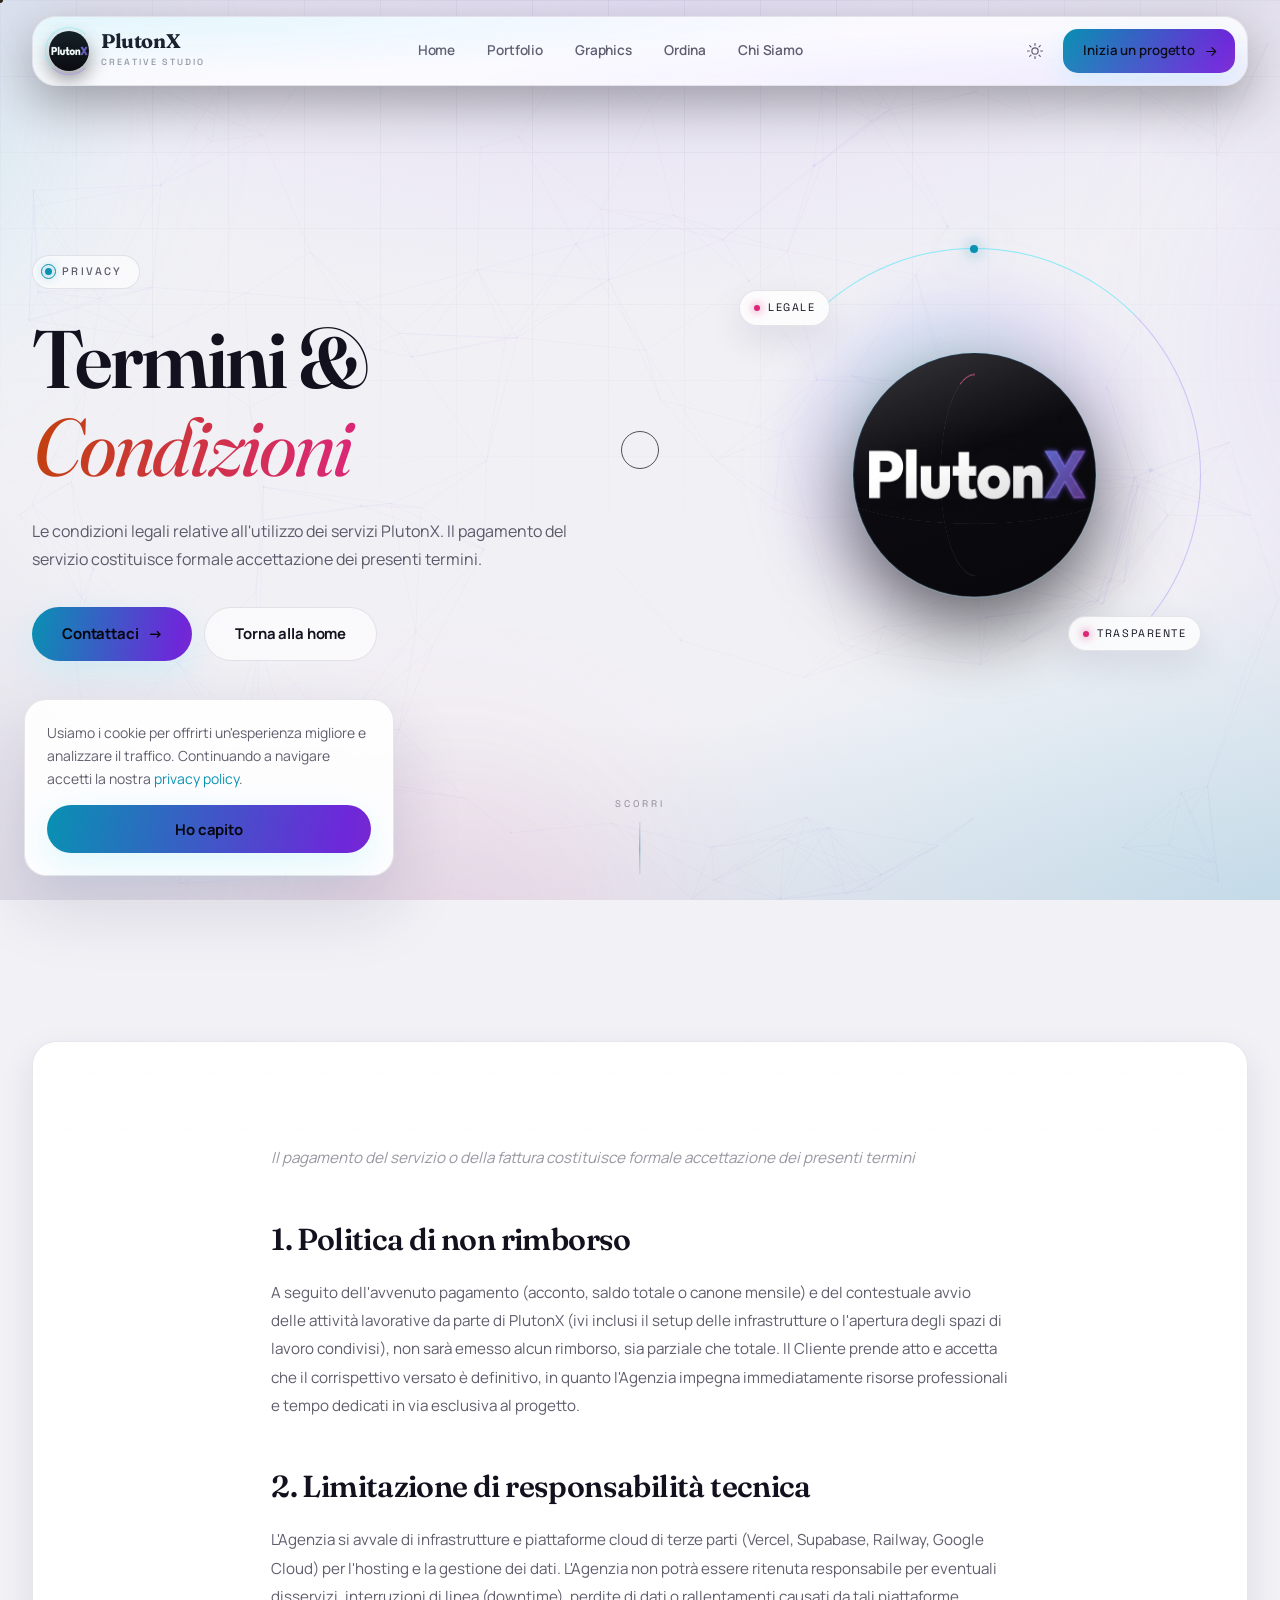
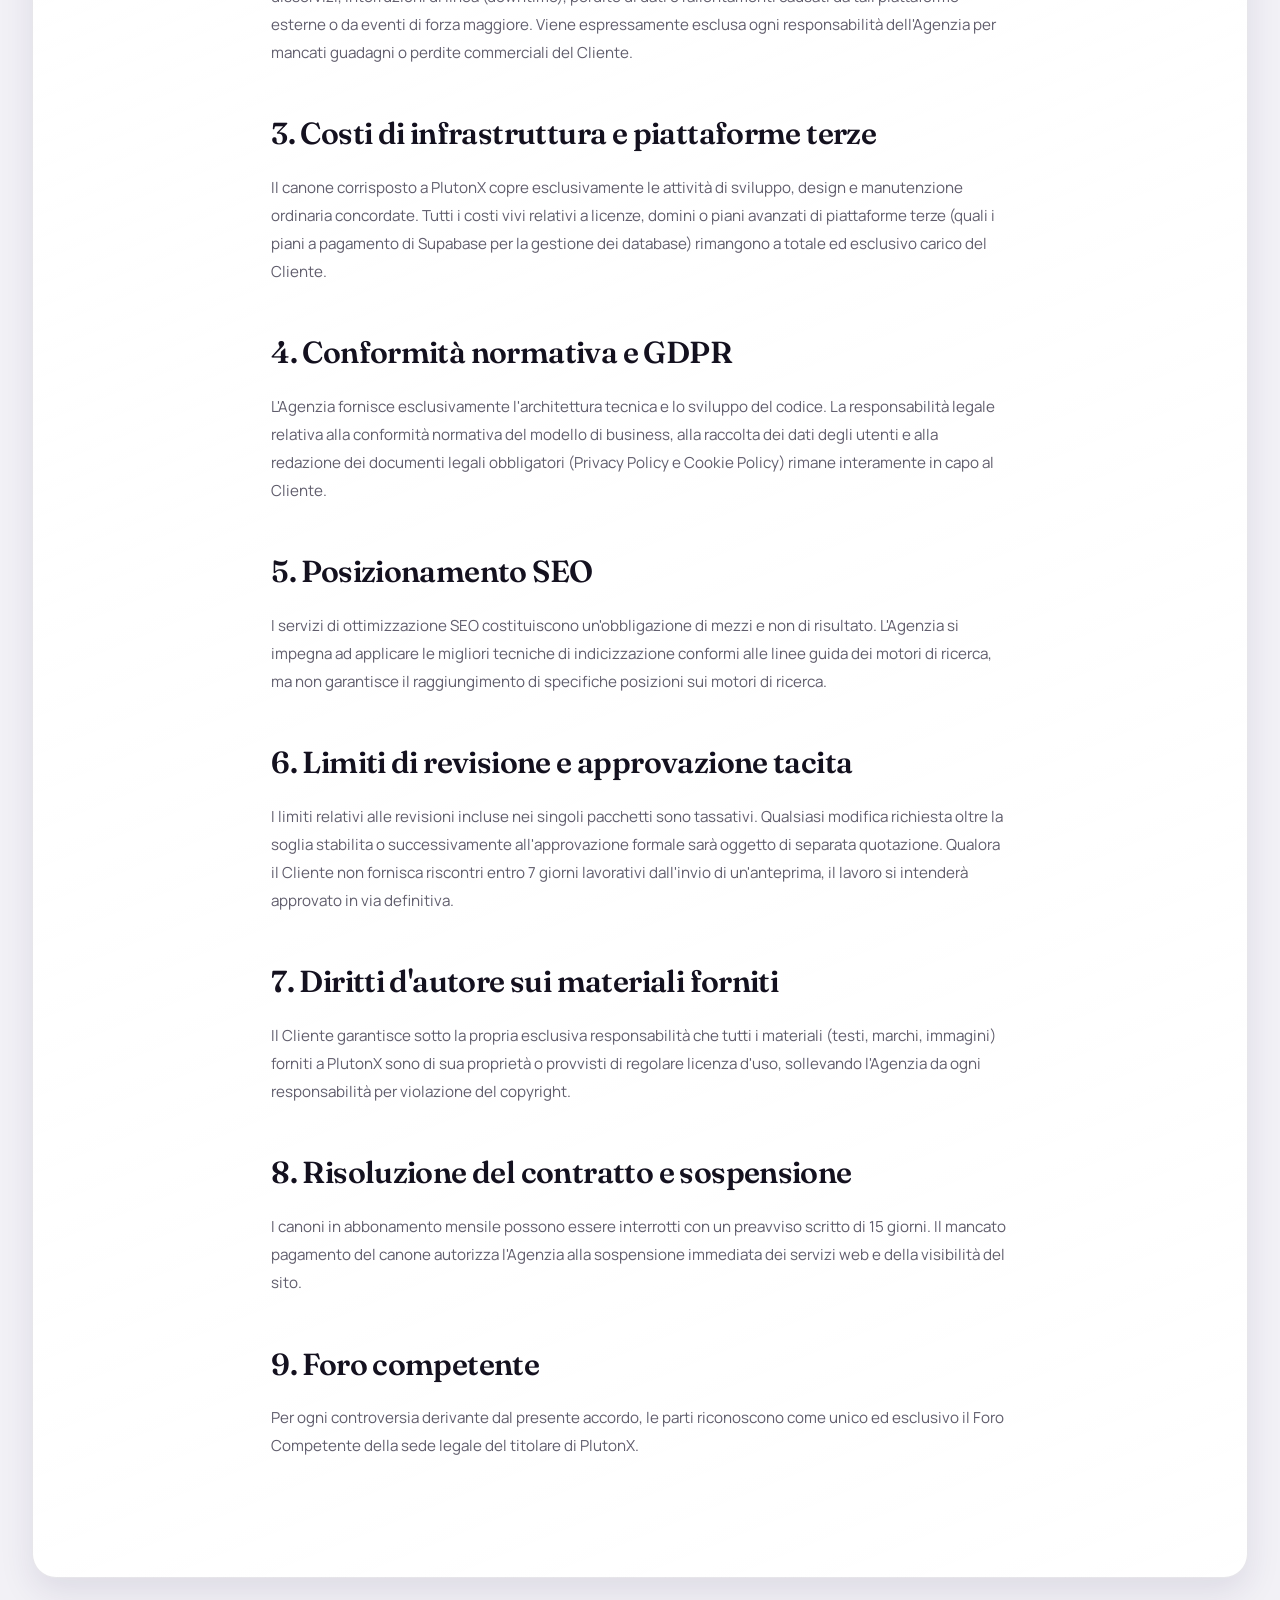
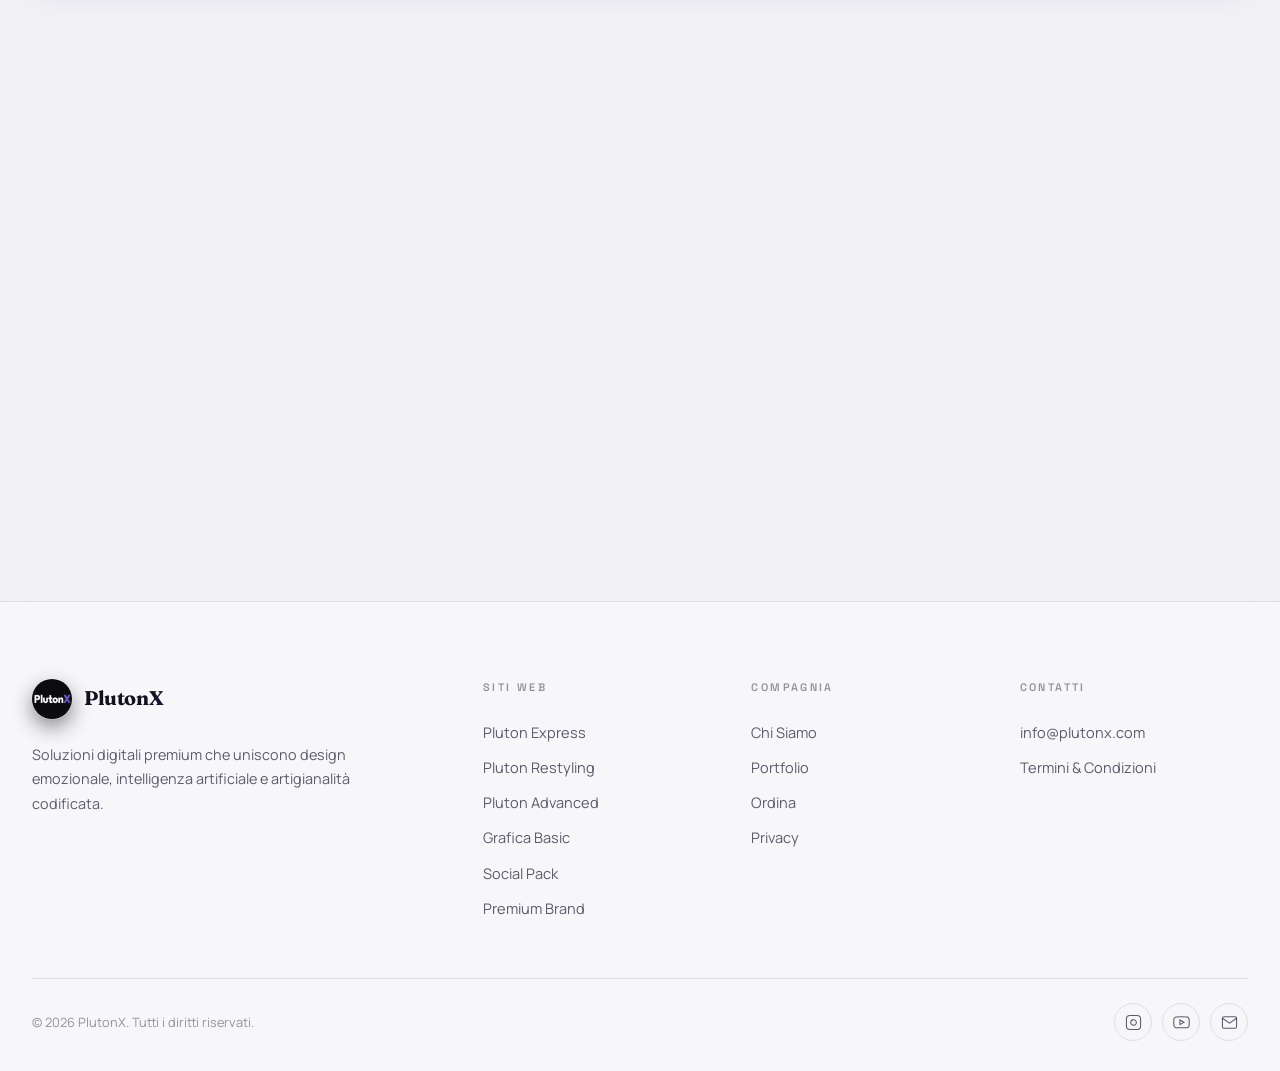
<file: PlutonX/privacy.html>
<!doctype html>
<html lang="it" data-theme="dark">
<head>
  <meta charset="UTF-8">
  <meta name="viewport" content="width=device-width, initial-scale=1.0">
  <meta name="description" content="Termini e Condizioni di Servizio di PlutonX — condizioni legali, politica di non rimborso, limitazione di responsabilità e GDPR.">
  <meta name="theme-color" content="#04050b">
  <title>Privacy | PlutonX</title>
  <link rel="preconnect" href="https://fonts.googleapis.com">
  <link rel="preconnect" href="https://fonts.gstatic.com" crossorigin>
  <link rel="stylesheet" href="src/style.css">
  <meta property="og:type" content="website">
  <meta property="og:title" content="Privacy | PlutonX">
  <meta property="og:description" content="Termini e condizioni di PlutonX — informazioni legali e privacy policy.">
  <meta property="og:image" content="images/logo-animated.png">
  <meta property="og:locale" content="it_IT">
  <meta name="twitter:card" content="summary_large_image">
  <meta name="twitter:title" content="Privacy | PlutonX">
  <meta name="twitter:description" content="Termini e condizioni di PlutonX — informazioni legali e privacy policy.">
  <meta name="twitter:image" content="images/logo-animated.png">
</head>
<body>

  <!-- ══ BACKGROUND STAGE ══ -->
  <div class="bg-stage" aria-hidden="true">
    <canvas class="bg-canvas" id="bg-canvas"></canvas>
    <div class="bg-aurora">
      <span class="aurora aurora--1"></span>
      <span class="aurora aurora--2"></span>
      <span class="aurora aurora--3"></span>
    </div>
    <div class="bg-grid"></div>
    <div class="bg-grain"></div>
    <div class="bg-vignette"></div>
  </div>

  <!-- ══ NAV ══ -->
  <header class="nav" id="nav">
    <div class="nav-shell">
      <div class="nav-bar">
        <a href="index.html" class="brand" aria-label="PlutonX — home">
          <span class="brand-mark">
            <span class="brand-orbit" aria-hidden="true"></span>
            <img src="images/logo-animated.png" alt="" aria-hidden="true">
          </span>
          <span class="brand-copy">
            <span class="brand-name">PlutonX</span>
            <span class="brand-tag">Creative Studio</span>
          </span>
        </a>

        <nav class="nav-links" id="nav-links" aria-label="Sezioni del sito">
          <span class="nav-indicator" id="nav-indicator" aria-hidden="true"></span>
          <a href="index.html" class="nav-link"><span>Home</span></a>
          <a href="portfolio.html" class="nav-link"><span>Portfolio</span></a>
          <a href="pluton-graphics.html" class="nav-link"><span>Graphics</span></a>
          <a href="instructions.html" class="nav-link"><span>Ordina</span></a>
          <a href="chi-siamo.html" class="nav-link"><span>Chi Siamo</span></a>
        </nav>

        <div class="nav-actions">
          <button class="icon-btn" id="theme-toggle" aria-label="Cambia tema" aria-pressed="false"></button>
          <a href="instructions.html" class="nav-cta">
            <span>Inizia un progetto</span>
            <svg viewBox="0 0 24 24" fill="none" stroke="currentColor" stroke-width="1.9" stroke-linecap="round" stroke-linejoin="round" aria-hidden="true"><path d="M4.5 12h14M12.5 5.8 18.7 12l-6.2 6.2"/></svg>
          </a>
          <button class="icon-btn nav-burger" id="menu-toggle" aria-label="Apri il menu" aria-expanded="false" aria-controls="mobile-nav">
            <span class="burger" aria-hidden="true"><i></i><i></i></span>
          </button>
        </div>
      </div>
    </div>
  </header>

  <div class="mobile-nav" id="mobile-nav" aria-hidden="true">
    <div class="mobile-nav-panel">
      <span class="mobile-nav-label">Menu principale</span>
      <nav class="mobile-nav-list" aria-label="Menu principale">
        <a href="index.html"><span class="mn-num">01</span><span class="mn-text">Home</span></a>
        <a href="portfolio.html"><span class="mn-num">02</span><span class="mn-text">Portfolio</span></a>
        <a href="pluton-graphics.html"><span class="mn-num">03</span><span class="mn-text">Graphics</span></a>
        <a href="instructions.html"><span class="mn-num">04</span><span class="mn-text">Ordina</span></a>
        <a href="chi-siamo.html"><span class="mn-num">05</span><span class="mn-text">Chi Siamo</span></a>
        <a href="privacy.html"><span class="mn-num">06</span><span class="mn-text">Privacy</span></a>
      </nav>
      <div class="mobile-nav-foot">
        <button class="icon-btn" id="theme-toggle-mobile" aria-label="Cambia tema"></button>
        <a href="instructions.html" class="btn btn-primary">Inizia un progetto</a>
      </div>
    </div>
  </div>
  <div class="nav-backdrop" id="nav-backdrop"></div>

  <main id="page-content" class="page-content">

    <!-- ══════════ HERO ══════════ -->
    <section class="hero">
      <div class="hero-grid">
        <div class="hero-content">
          <div class="eyebrow reveal">
            <span class="pulse-dot"></span> Privacy
          </div>

          <h1 data-split>
            Termini &amp;<br>
            <em>Condizioni</em>
          </h1>

          <p class="hero-subtitle reveal delay-2">
            Le condizioni legali relative all'utilizzo dei servizi PlutonX. Il pagamento del servizio
            costituisce formale accettazione dei presenti termini.
          </p>

          <div class="hero-actions reveal delay-3">
            <a href="mailto:info@plutonx.com" class="btn btn-primary">
              Contattaci <span class="btn-arrow">&rarr;</span>
            </a>
            <a href="index.html" class="btn btn-ghost">Torna alla home</a>
          </div>
        </div>

        <div class="hero-visual reveal-scale delay-2">
          <div class="planet">
            <span class="planet-halo"></span>
            <span class="planet-ring planet-ring--a"><i></i></span>
            <span class="planet-ring planet-ring--b"><i></i></span>
            <span class="planet-ring planet-ring--c"><i></i></span>
            <span class="planet-core">
              <img src="images/logo-animated.png" alt="PlutonX — termini e condizioni" class="hero-logo-animated">
            </span>
            <span class="planet-tag planet-tag--tl"><i class="dot"></i> Legale</span>
            <span class="planet-tag planet-tag--br"><i class="dot"></i> Trasparente</span>
          </div>
        </div>
      </div>

      <div class="scroll-cue" aria-hidden="true">
        <span>Scorri</span>
        <span class="cue-line"></span>
      </div>
    </section>

    <!-- ══════════ CONTENT ══════════ -->
    <section class="section">
      <div class="section-container">
        <div class="glass-card reveal" style="padding:clamp(28px,4vw,52px);">
          <div class="prose">
            <p style="font-style:italic;color:var(--text-3);margin-bottom:32px;">
              Il pagamento del servizio o della fattura costituisce formale accettazione dei presenti termini
            </p>

            <h2>1. Politica di non rimborso</h2>
            <p>A seguito dell'avvenuto pagamento (acconto, saldo totale o canone mensile) e del contestuale avvio delle attività lavorative da parte di PlutonX (ivi inclusi il setup delle infrastrutture o l'apertura degli spazi di lavoro condivisi), non sarà emesso alcun rimborso, sia parziale che totale. Il Cliente prende atto e accetta che il corrispettivo versato è definitivo, in quanto l'Agenzia impegna immediatamente risorse professionali e tempo dedicati in via esclusiva al progetto.</p>

            <h2>2. Limitazione di responsabilità tecnica</h2>
            <p>L'Agenzia si avvale di infrastrutture e piattaforme cloud di terze parti (Vercel, Supabase, Railway, Google Cloud) per l'hosting e la gestione dei dati. L'Agenzia non potrà essere ritenuta responsabile per eventuali disservizi, interruzioni di linea (downtime), perdite di dati o rallentamenti causati da tali piattaforme esterne o da eventi di forza maggiore. Viene espressamente esclusa ogni responsabilità dell'Agenzia per mancati guadagni o perdite commerciali del Cliente.</p>

            <h2>3. Costi di infrastruttura e piattaforme terze</h2>
            <p>Il canone corrisposto a PlutonX copre esclusivamente le attività di sviluppo, design e manutenzione ordinaria concordate. Tutti i costi vivi relativi a licenze, domini o piani avanzati di piattaforme terze (quali i piani a pagamento di Supabase per la gestione dei database) rimangono a totale ed esclusivo carico del Cliente.</p>

            <h2>4. Conformità normativa e GDPR</h2>
            <p>L'Agenzia fornisce esclusivamente l'architettura tecnica e lo sviluppo del codice. La responsabilità legale relativa alla conformità normativa del modello di business, alla raccolta dei dati degli utenti e alla redazione dei documenti legali obbligatori (Privacy Policy e Cookie Policy) rimane interamente in capo al Cliente.</p>

            <h2>5. Posizionamento SEO</h2>
            <p>I servizi di ottimizzazione SEO costituiscono un'obbligazione di mezzi e non di risultato. L'Agenzia si impegna ad applicare le migliori tecniche di indicizzazione conformi alle linee guida dei motori di ricerca, ma non garantisce il raggiungimento di specifiche posizioni sui motori di ricerca.</p>

            <h2>6. Limiti di revisione e approvazione tacita</h2>
            <p>I limiti relativi alle revisioni incluse nei singoli pacchetti sono tassativi. Qualsiasi modifica richiesta oltre la soglia stabilita o successivamente all'approvazione formale sarà oggetto di separata quotazione. Qualora il Cliente non fornisca riscontri entro 7 giorni lavorativi dall'invio di un'anteprima, il lavoro si intenderà approvato in via definitiva.</p>

            <h2>7. Diritti d'autore sui materiali forniti</h2>
            <p>Il Cliente garantisce sotto la propria esclusiva responsabilità che tutti i materiali (testi, marchi, immagini) forniti a PlutonX sono di sua proprietà o provvisti di regolare licenza d'uso, sollevando l'Agenzia da ogni responsabilità per violazione del copyright.</p>

            <h2>8. Risoluzione del contratto e sospensione</h2>
            <p>I canoni in abbonamento mensile possono essere interrotti con un preavviso scritto di 15 giorni. Il mancato pagamento del canone autorizza l'Agenzia alla sospensione immediata dei servizi web e della visibilità del sito.</p>

            <h2>9. Foro competente</h2>
            <p>Per ogni controversia derivante dal presente accordo, le parti riconoscono come unico ed esclusivo il Foro Competente della sede legale del titolare di PlutonX.</p>
          </div>
        </div>
      </div>
    </section>

    <!-- ══════════ CTA ══════════ -->
    <section class="cta-section">
      <div class="cta-panel reveal">
        <h2 data-split>Hai <span class="accent">domande</span>?</h2>
        <p>Contattaci per qualsiasi chiarimento sui termini e condizioni.</p>
        <div class="hero-actions">
          <a href="mailto:info@plutonx.com" class="btn btn-primary">info@plutonx.com <span class="btn-arrow">&rarr;</span></a>
          <a href="index.html" class="btn btn-ghost">Torna alla home</a>
        </div>
      </div>
    </section>

    <!-- ══════════ FOOTER ══════════ -->
  </main>

  <footer class="footer" role="contentinfo">
    <div class="footer-grid">
      <div class="footer-brand">
        <a href="index.html" class="brand">
          <span class="brand-mark"><img src="images/logo-animated.png" alt="" aria-hidden="true"></span>
          <span class="brand-name">PlutonX</span>
        </a>
        <p>Soluzioni digitali premium che uniscono design emozionale, intelligenza artificiale e artigianalità codificata.</p>
      </div>

      <div class="footer-col">
        <h4>Siti Web</h4>
        <a href="index.html#prezzi">Pluton Express</a>
        <a href="index.html#prezzi">Pluton Restyling</a>
        <a href="index.html#prezzi">Pluton Advanced</a>
        <a href="index.html#servizi-grafica">Grafica Basic</a>
        <a href="index.html#servizi-grafica">Social Pack</a>
        <a href="index.html#servizi-grafica">Premium Brand</a>
      </div>

      <div class="footer-col">
        <h4>Compagnia</h4>
        <a href="chi-siamo.html">Chi Siamo</a>
        <a href="portfolio.html">Portfolio</a>
        <a href="instructions.html">Ordina</a>
        <a href="privacy.html">Privacy</a>
      </div>

      <div class="footer-col">
        <h4>Contatti</h4>
        <a href="mailto:info@plutonx.com">info@plutonx.com</a>
        <a href="privacy.html">Termini &amp; Condizioni</a>
      </div>
    </div>

    <div class="footer-bottom">
      <span>&copy; 2026 PlutonX. Tutti i diritti riservati.</span>
      <div class="footer-social">
        <a href="#" aria-label="Instagram">
          <svg width="17" height="17" viewBox="0 0 24 24" fill="none" stroke="currentColor" stroke-width="1.5"><rect x="2" y="2" width="20" height="20" rx="5"/><path d="M16 11.37A4 4 0 1112.63 8 4 4 0 0116 11.37z"/><line x1="17.5" y1="6.5" x2="17.51" y2="6.5"/></svg>
        </a>
        <a href="#" aria-label="YouTube">
          <svg width="17" height="17" viewBox="0 0 24 24" fill="none" stroke="currentColor" stroke-width="1.5"><path d="M22.54 6.42a2.78 2.78 0 00-1.94-2C18.88 4 12 4 12 4s-6.88 0-8.6.46a2.78 2.78 0 00-1.94 2A29 29 0 001 11.75a29 29 0 00.46 5.33A2.78 2.78 0 003.4 19c1.72.46 8.6.46 8.6.46s6.88 0 8.6-.46a2.78 2.78 0 001.94-2 29 29 0 00.46-5.25 29 29 0 00-.46-5.33z"/><polygon points="9.75 15.02 15.5 11.75 9.75 8.48 9.75 15.02"/></svg>
        </a>
        <a href="mailto:info@plutonx.com" aria-label="Email">
          <svg width="17" height="17" viewBox="0 0 24 24" fill="none" stroke="currentColor" stroke-width="1.5"><path d="M4 4h16c1.1 0 2 .9 2 2v12c0 1.1-.9 2-2 2H4c-1.1 0-2-.9-2-2V6c0-1.1.9-2 2-2z"/><polyline points="22,6 12,13 2,6"/></svg>
        </a>
      </div>
    </div>
  </footer>

  <script type="module" src="src/main.js"></script>
</body>
</html>
</file>
<file: NeonOD/styles/style.css>
/* ============================================================
   NEON BLOCKS: NEON SHIFT — stile
   Palette: viola #8D48FF · ciano #35EAFF · rosa #FF42DC
            oro #FFD447 · sfondo #100A25
   ============================================================ */

:root {
  --purple: #8D48FF;
  --cyan: #35EAFF;
  --pink: #FF42DC;
  --gold: #FFD447;
  --bg: #100A25;
  --panel: rgba(24, 16, 54, 0.94);
  --line: rgba(141, 72, 255, 0.45);
  --text: #F4F0FF;
  --muted: #A79BD8;
  --st: env(safe-area-inset-top, 0px);
  --sb: env(safe-area-inset-bottom, 0px);
  --sl: env(safe-area-inset-left, 0px);
  --sr: env(safe-area-inset-right, 0px);
}

* { box-sizing: border-box; -webkit-tap-highlight-color: transparent; }

html, body {
  margin: 0;
  padding: 0;
  height: 100%;
  background: var(--bg);
  color: var(--text);
  font-family: system-ui, -apple-system, "Segoe UI", Roboto, sans-serif;
  overflow: hidden;
  overscroll-behavior: none;
  -webkit-user-select: none;
  user-select: none;
  touch-action: none;
}

#app {
  position: fixed;
  inset: 0;
  overflow: hidden;
}

canvas#game {
  position: absolute;
  inset: 0;
  display: block;
  touch-action: none;
  background: var(--bg);
}

.hidden { display: none !important; }

/* ============================ SCHERMATE ============================ */
.screen {
  position: absolute;
  inset: 0;
  display: flex;
  align-items: center;
  justify-content: center;
  padding: calc(var(--st) + 16px) calc(var(--sr) + 16px) calc(var(--sb) + 16px) calc(var(--sl) + 16px);
  background: linear-gradient(180deg, rgba(16, 10, 37, 0.72), rgba(10, 6, 26, 0.90));
  opacity: 0;
  visibility: hidden;
  pointer-events: none;
  transition: opacity 0.32s ease, visibility 0.32s;
  overflow-y: auto;
  overscroll-behavior: contain;
  touch-action: pan-y;
  z-index: 20;
}
.screen.active {
  opacity: 1;
  visibility: visible;
  pointer-events: auto;
  animation: screenIn 0.34s ease;
}
@keyframes screenIn {
  from { opacity: 0; transform: translateY(14px) scale(0.99); }
  to   { opacity: 1; transform: none; }
}

/* ============================ LOGO ============================ */
.logo {
  font-weight: 900;
  letter-spacing: 0.06em;
  line-height: 1;
  text-align: center;
}
.logo-big { font-size: clamp(46px, 14vw, 108px); }
.logo-big span {
  display: inline-block;
  color: #fff;
  animation: neonPulse 2.6s ease-in-out infinite;
  text-shadow:
    0 0 6px currentColor,
    0 0 22px currentColor,
    0 0 48px currentColor;
}
.logo-big span:nth-child(odd)  { color: var(--purple); }
.logo-big span:nth-child(even) { color: var(--cyan); }
.logo-big span:nth-child(4n+1) { color: var(--pink); }
.logo-big span:nth-child(4n)   { color: var(--purple); }
.logo-big .logo-space { animation: none; text-shadow: none; }
@keyframes neonPulse {
  0%, 100% { transform: translateY(0) scale(1); filter: brightness(1); }
  50%      { transform: translateY(-6px) scale(1.04); filter: brightness(1.35); }
}

.logo-small { font-size: clamp(34px, 9vw, 62px); }
.logo-small span {
  color: #fff;
  text-shadow: 0 0 8px var(--purple), 0 0 26px var(--purple), 0 0 52px rgba(141, 72, 255, 0.7);
}

.logo-sub {
  margin-top: 10px;
  font-size: clamp(14px, 4vw, 24px);
  font-weight: 700;
  letter-spacing: 0.55em;
  text-indent: 0.55em;
  color: var(--cyan);
  text-shadow: 0 0 10px var(--cyan), 0 0 30px rgba(53, 234, 255, 0.6);
}

.splash-inner, .menu-inner {
  display: flex;
  flex-direction: column;
  align-items: center;
  gap: 14px;
  text-align: center;
}
.version {
  position: absolute;
  bottom: calc(var(--sb) + 12px);
  right: calc(var(--sr) + 16px);
  font-size: 12px;
  color: var(--muted);
  letter-spacing: 0.12em;
}
.copyright {
  position: absolute;
  bottom: calc(var(--sb) + 12px);
  left: calc(var(--sl) + 16px);
  margin: 0;
  font-size: 12px;
  color: var(--muted);
  letter-spacing: 0.12em;
}
.copyright-center {
  left: 50%;
  right: auto;
  transform: translateX(-50%);
  text-align: center;
  text-transform: none;
}
.copyright-static {
  position: static;
  transform: none;
  text-align: center;
}
.hint {
  margin: 6px 0 0;
  font-size: 13px;
  color: var(--muted);
  max-width: 340px;
  line-height: 1.5;
}

/* ============================ PULSANTI ============================ */
.btn {
  appearance: none;
  border: 2px solid rgba(141, 72, 255, 0.55);
  background: linear-gradient(180deg, rgba(46, 30, 96, 0.95), rgba(28, 18, 62, 0.95));
  color: var(--text);
  font: inherit;
  font-weight: 800;
  font-size: clamp(15px, 3.6vw, 18px);
  letter-spacing: 0.16em;
  text-transform: uppercase;
  padding: 14px 26px;
  min-width: 200px;
  border-radius: 15px;
  cursor: pointer;
  transition: transform 0.12s ease, box-shadow 0.2s ease, border-color 0.2s ease;
  box-shadow: 0 6px 22px rgba(0, 0, 0, 0.45), inset 0 1px 0 rgba(255, 255, 255, 0.08);
}
.btn:hover { border-color: var(--cyan); box-shadow: 0 6px 26px rgba(53, 234, 255, 0.28); }
.btn:active { transform: translateY(2px) scale(0.98); }
.btn:focus-visible { outline: 3px solid var(--cyan); outline-offset: 3px; }

.btn-primary {
  border-color: var(--cyan);
  background: linear-gradient(180deg, #6E36E8, #4A1FBF);
  box-shadow: 0 0 22px rgba(141, 72, 255, 0.55), 0 8px 24px rgba(0, 0, 0, 0.4);
}
.btn-glow { animation: btnGlow 2.2s ease-in-out infinite; }
@keyframes btnGlow {
  0%, 100% { box-shadow: 0 0 16px rgba(53, 234, 255, 0.4); }
  50%      { box-shadow: 0 0 34px rgba(53, 234, 255, 0.85); }
}
.btn-cyan { border-color: var(--cyan); }
.btn-cyan:hover { box-shadow: 0 0 24px rgba(53, 234, 255, 0.5); }
.btn-pink { border-color: var(--pink); }
.btn-pink:hover { box-shadow: 0 0 24px rgba(255, 66, 220, 0.5); }
.btn-ghost {
  background: transparent;
  border-color: rgba(255, 255, 255, 0.22);
  color: var(--muted);
  font-size: 14px;
  padding: 11px 20px;
  min-width: 160px;
}
.btn-small { min-width: 0; padding: 9px 14px; font-size: 13px; border-radius: 11px; }
.btn-selected { border-color: var(--gold); color: var(--gold); }

.menu-buttons {
  display: flex;
  flex-direction: column;
  gap: 11px;
  width: min(330px, 84vw);
}
.menu-buttons .btn { width: 100%; }
.menu-coins {
  font-weight: 800;
  color: var(--gold);
  letter-spacing: 0.1em;
  text-shadow: 0 0 14px rgba(255, 212, 71, 0.6);
  font-size: 18px;
}

/* ============================ PANNELLI ============================ */
.panel {
  width: min(560px, 94vw);
  background: var(--panel);
  border: 1px solid var(--line);
  border-radius: 24px;
  padding: clamp(18px, 4vw, 30px);
  display: flex;
  flex-direction: column;
  align-items: center;
  gap: 13px;
  box-shadow: 0 0 44px rgba(141, 72, 255, 0.28), 0 22px 60px rgba(0, 0, 0, 0.55);
  touch-action: pan-y;
}
.panel-narrow { width: min(420px, 92vw); }
.panel h2 {
  margin: 0;
  font-size: clamp(20px, 5.6vw, 30px);
  letter-spacing: 0.16em;
  text-shadow: 0 0 16px rgba(53, 234, 255, 0.55);
}
.panel-sub { color: var(--muted); font-size: 14px; text-align: center; }
.title-danger { color: var(--pink); text-shadow: 0 0 18px rgba(255, 66, 220, 0.7) !important; }

.result-rows { width: 100%; display: flex; flex-direction: column; gap: 8px; }
.result-row {
  display: flex;
  justify-content: space-between;
  font-size: 15px;
  padding: 9px 14px;
  background: rgba(255, 255, 255, 0.05);
  border: 1px solid rgba(255, 255, 255, 0.08);
  border-radius: 12px;
}
.result-row b { color: var(--gold); }

/* ============================ LIVELLI ============================ */
.level-list {
  display: grid;
  grid-template-columns: repeat(auto-fit, minmax(140px, 1fr));
  gap: 12px;
  width: 100%;
}
.level-card {
  appearance: none;
  font: inherit;
  cursor: pointer;
  display: flex;
  flex-direction: column;
  align-items: center;
  gap: 7px;
  padding: 18px 12px;
  border-radius: 18px;
  background: linear-gradient(180deg, rgba(52, 34, 108, 0.9), rgba(28, 18, 62, 0.9));
  border: 2px solid rgba(141, 72, 255, 0.5);
  color: var(--text);
  transition: transform 0.14s ease, box-shadow 0.2s ease;
}
.level-card:hover { transform: translateY(-3px); box-shadow: 0 0 22px rgba(53, 234, 255, 0.35); }
.level-card.done { border-color: var(--gold); }
.level-card.done .lv-state { color: var(--gold); }
.level-card.locked { opacity: 0.55; filter: saturate(0.4); }
.lv-num { font-size: 26px; font-weight: 900; color: var(--cyan); }
.lv-name { font-size: 14px; font-weight: 800; letter-spacing: 0.08em; text-align: center; }
.lv-state { font-size: 11px; letter-spacing: 0.16em; color: var(--muted); }

/* ============================ NEGOZIO ============================ */
.shop-coins { color: var(--gold); font-weight: 800; letter-spacing: 0.08em; }
.shop-list {
  display: grid;
  grid-template-columns: repeat(auto-fit, minmax(140px, 1fr));
  gap: 12px;
  width: 100%;
}
.shop-card {
  display: flex;
  flex-direction: column;
  align-items: center;
  gap: 9px;
  padding: 14px 10px;
  border-radius: 18px;
  background: rgba(255, 255, 255, 0.045);
  border: 2px solid rgba(255, 255, 255, 0.10);
}
.shop-card.active { border-color: var(--cyan); box-shadow: 0 0 20px rgba(53, 234, 255, 0.35); }
.skin-preview {
  width: 54px;
  height: 54px;
  border-radius: 15px;
  background: linear-gradient(150deg, var(--c), color-mix(in srgb, var(--c) 55%, #000));
  border: 3px solid var(--a);
  box-shadow: 0 0 18px var(--c);
  position: relative;
}
.skin-preview::before, .skin-preview::after {
  content: '';
  position: absolute;
  top: 17px;
  width: 9px;
  height: 13px;
  border-radius: 4px;
  background: var(--a);
}
.skin-preview::before { left: 12px; }
.skin-preview::after { right: 12px; }
.skin-name { font-size: 13px; font-weight: 700; text-align: center; }

/* ============================ IMPOSTAZIONI ============================ */
.setting-row {
  display: flex;
  align-items: center;
  justify-content: space-between;
  gap: 14px;
  width: 100%;
  padding: 12px 16px;
  background: rgba(255, 255, 255, 0.05);
  border: 1px solid rgba(255, 255, 255, 0.09);
  border-radius: 14px;
  font-size: 15px;
}
.toggle {
  appearance: none;
  border: 2px solid rgba(255, 255, 255, 0.25);
  background: rgba(0, 0, 0, 0.35);
  width: 58px;
  height: 30px;
  border-radius: 30px;
  position: relative;
  cursor: pointer;
  transition: background 0.2s ease, border-color 0.2s ease;
  flex: 0 0 auto;
}
.toggle i {
  position: absolute;
  top: 2px;
  left: 2px;
  width: 22px;
  height: 22px;
  border-radius: 50%;
  background: var(--muted);
  transition: transform 0.2s ease, background 0.2s ease;
}
.toggle.on { border-color: var(--cyan); background: rgba(53, 234, 255, 0.22); }
.toggle.on i { transform: translateX(28px); background: var(--cyan); box-shadow: 0 0 12px var(--cyan); }
.setting-info { font-size: 12.5px; color: var(--muted); line-height: 1.5; text-align: center; }

/* ============================ HUD ============================ */
.hud {
  position: absolute;
  top: calc(var(--st) + 10px);
  left: calc(var(--sl) + 10px);
  right: calc(var(--sr) + 10px);
  display: flex;
  align-items: flex-start;
  justify-content: space-between;
  gap: 10px;
  z-index: 15;
  pointer-events: none;
}
.hud-left { display: flex; gap: 8px; flex-wrap: wrap; }
.hud-right { display: flex; gap: 8px; }
.hud-chip {
  display: flex;
  flex-direction: column;
  align-items: flex-start;
  padding: 6px 12px;
  background: rgba(16, 10, 37, 0.72);
  border: 1px solid rgba(141, 72, 255, 0.45);
  border-radius: 12px;
  backdrop-filter: blur(6px);
  min-width: 66px;
}
.hud-label { font-size: 9px; letter-spacing: 0.18em; color: var(--muted); }
.hud-chip span:last-child { font-size: 16px; font-weight: 800; color: var(--cyan); }
#hud-coins + *, #hud-lives { color: var(--gold); }
#hud-lives { color: var(--pink); letter-spacing: 0.1em; }

.icon-btn {
  appearance: none;
  pointer-events: auto;
  width: 46px;
  height: 46px;
  border-radius: 14px;
  border: 2px solid rgba(53, 234, 255, 0.6);
  background: rgba(16, 10, 37, 0.78);
  color: var(--cyan);
  font-weight: 900;
  font-size: 15px;
  letter-spacing: 0.1em;
  cursor: pointer;
  box-shadow: 0 0 16px rgba(53, 234, 255, 0.3);
}
.icon-btn:active { transform: scale(0.94); }

/* indicatore energia = pulsante SHIFT toccabile */
.energy-indicator {
  appearance: none;
  pointer-events: auto;
  --e: var(--cyan);
  position: absolute;
  left: 50%;
  transform: translateX(-50%);
  top: 0;
  display: flex;
  align-items: center;
  gap: 9px;
  padding: 8px 15px;
  border-radius: 40px;
  border: 2px solid var(--e);
  background: rgba(16, 10, 37, 0.80);
  color: var(--e);
  cursor: pointer;
  box-shadow: 0 0 18px color-mix(in srgb, var(--e) 55%, transparent);
  touch-action: none;
}
.energy-indicator:active { transform: translateX(-50%) scale(0.95); }
.energy-dots { display: flex; gap: 5px; }
.energy-dots i {
  width: 9px;
  height: 9px;
  border-radius: 50%;
  background: rgba(255, 255, 255, 0.16);
  transition: transform 0.18s ease;
}
.energy-dots i.active { transform: scale(1.4); }
.energy-name { font-size: 13px; font-weight: 900; letter-spacing: 0.14em; }
.energy-key {
  font-size: 9px;
  font-weight: 800;
  letter-spacing: 0.12em;
  padding: 3px 6px;
  border-radius: 6px;
  background: rgba(255, 255, 255, 0.14);
  color: var(--text);
}

/* ============================ CONTROLLI TOUCH ============================ */
.touch-controls {
  position: absolute;
  left: calc(var(--sl) + 12px);
  right: calc(var(--sr) + 12px);
  bottom: calc(var(--sb) + 14px);
  display: flex;
  justify-content: space-between;
  align-items: flex-end;
  z-index: 16;
  pointer-events: none;
}
.tc-side { display: flex; gap: 12px; align-items: flex-end; pointer-events: auto; }
.tc-btn {
  appearance: none;
  width: 78px;
  height: 78px;
  border-radius: 50%;
  border: 2px solid rgba(53, 234, 255, 0.65);
  background: rgba(18, 12, 42, 0.60);
  color: var(--cyan);
  font-size: 26px;
  font-weight: 900;
  cursor: pointer;
  display: flex;
  align-items: center;
  justify-content: center;
  box-shadow: 0 0 18px rgba(53, 234, 255, 0.25), inset 0 0 14px rgba(53, 234, 255, 0.10);
  touch-action: none;
  transition: transform 0.08s ease, background 0.12s ease;
}
.tc-btn.pressed {
  transform: scale(0.92);
  background: rgba(53, 234, 255, 0.30);
  box-shadow: 0 0 30px rgba(53, 234, 255, 0.7);
}
.tc-jump {
  width: 92px;
  height: 92px;
  border-color: var(--pink);
  color: var(--pink);
  box-shadow: 0 0 20px rgba(255, 66, 220, 0.35), inset 0 0 14px rgba(255, 66, 220, 0.12);
}
.tc-jump.pressed {
  background: rgba(255, 66, 220, 0.30);
  box-shadow: 0 0 34px rgba(255, 66, 220, 0.75);
}
.tc-shift {
  width: 74px;
  height: 74px;
  border-radius: 24px;
  border-color: var(--gold);
  color: var(--gold);
  font-size: 12px;
  letter-spacing: 0.1em;
  box-shadow: 0 0 18px rgba(255, 212, 71, 0.30);
}
.tc-shift.pressed {
  background: rgba(255, 212, 71, 0.28);
  box-shadow: 0 0 32px rgba(255, 212, 71, 0.7);
}

/* ============================ TOAST ============================ */
.toast {
  position: absolute;
  left: 50%;
  bottom: calc(var(--sb) + 130px);
  transform: translate(-50%, 20px);
  padding: 10px 20px;
  border-radius: 30px;
  background: rgba(16, 10, 37, 0.92);
  border: 2px solid var(--cyan);
  color: var(--cyan);
  font-size: 14px;
  font-weight: 800;
  letter-spacing: 0.1em;
  opacity: 0;
  pointer-events: none;
  transition: opacity 0.25s ease, transform 0.25s ease;
  z-index: 40;
  box-shadow: 0 0 22px rgba(53, 234, 255, 0.4);
  white-space: nowrap;
}
.toast.show { opacity: 1; transform: translate(-50%, 0); }

/* ============================ RESPONSIVE ============================ */
@media (max-width: 480px) {
  .hud-chip { min-width: 54px; padding: 5px 9px; }
  .hud-chip span:last-child { font-size: 14px; }
  .tc-btn { width: 68px; height: 68px; font-size: 22px; }
  .tc-jump { width: 82px; height: 82px; }
  .tc-shift { width: 66px; height: 66px; font-size: 11px; }
  .toast { bottom: calc(var(--sb) + 118px); font-size: 12.5px; }
  .energy-indicator { padding: 6px 12px; gap: 7px; }
  .energy-name { font-size: 11.5px; }
}

@media (max-height: 520px) {
  /* landscape stretto: schermate compatte */
  .panel { gap: 8px; padding: 14px 18px; }
  .logo-big { font-size: clamp(34px, 8vh, 60px); }
  .btn { padding: 10px 20px; }
  .hint { display: none; }
}

@media (prefers-reduced-motion: reduce) {
  .logo-big span, .btn-glow { animation: none; }
  .screen.active { animation: none; }
}
</file>
<file: PlutonPrint/style.css>
/* ==========================================================================
   PLUTON PRINT — style.css
   ========================================================================== */

/* ---------- Reset & variabili ---------- */
*, *::before, *::after { box-sizing: border-box; margin: 0; padding: 0; }

:root {
  --bg: #06070d;
  --bg-2: #0a0c16;
  --surface: #10131f;
  --surface-2: #151929;
  --border: rgba(255, 255, 255, .08);
  --border-strong: rgba(255, 255, 255, .14);

  --text: #e9ebf4;
  --muted: #9aa0b5;
  --muted-2: #6d738a;

  --violet: #7c5cff;
  --cyan: #00e0ff;
  --grad: linear-gradient(135deg, var(--violet), var(--cyan));
  --grad-soft: linear-gradient(135deg, rgba(124,92,255,.16), rgba(0,224,255,.10));

  --radius: 18px;
  --radius-sm: 12px;
  --container: 1180px;

  --font-display: "Space Grotesk", system-ui, sans-serif;
  --font-body: "Inter", system-ui, sans-serif;

  --ease: cubic-bezier(.22, 1, .36, 1);
  --shadow: 0 20px 60px -20px rgba(0,0,0,.6);
}

html { scroll-behavior: smooth; scroll-padding-top: 90px; }

body {
  font-family: var(--font-body);
  background: var(--bg);
  color: var(--text);
  line-height: 1.65;
  -webkit-font-smoothing: antialiased;
  overflow-x: hidden;
}

img, svg { display: block; max-width: 100%; }
a { color: inherit; text-decoration: none; }
button { font: inherit; color: inherit; background: none; border: 0; cursor: pointer; }
ul { list-style: none; }
::selection { background: rgba(124,92,255,.4); color: #fff; }

.container {
  width: min(var(--container), 92%);
  margin-inline: auto;
}
.container--narrow { max-width: 820px; }

/* ---------- Testo gradiente ---------- */
.gradient-text {
  background: var(--grad);
  -webkit-background-clip: text;
  background-clip: text;
  color: transparent;
}

/* ---------- Scroll progress ---------- */
.scroll-progress {
  position: fixed; inset: 0 0 auto 0; height: 3px; z-index: 200;
  background: transparent; pointer-events: none;
}
.scroll-progress span {
  display: block; height: 100%; width: 0;
  background: var(--grad);
  box-shadow: 0 0 12px rgba(0,224,255,.7);
  transition: width .1s linear;
}

/* ---------- Badge / eyebrow ---------- */
.badge {
  display: inline-flex; align-items: center; gap: 10px;
  padding: 8px 16px; border-radius: 999px;
  border: 1px solid var(--border-strong);
  background: rgba(255,255,255,.03);
  font-size: .82rem; font-weight: 500; letter-spacing: .02em;
  color: var(--muted);
  backdrop-filter: blur(8px);
}
.badge__dot {
  width: 8px; height: 8px; border-radius: 50%;
  background: var(--cyan);
  box-shadow: 0 0 0 0 rgba(0,224,255,.6);
  animation: pulse-dot 2.2s infinite;
}
@keyframes pulse-dot {
  0%   { box-shadow: 0 0 0 0 rgba(0,224,255,.55); }
  70%  { box-shadow: 0 0 0 10px rgba(0,224,255,0); }
  100% { box-shadow: 0 0 0 0 rgba(0,224,255,0); }
}

.eyebrow {
  display: inline-block; margin-bottom: 14px;
  font-family: var(--font-display);
  font-size: .8rem; font-weight: 600;
  letter-spacing: .16em; text-transform: uppercase;
  background: var(--grad);
  -webkit-background-clip: text; background-clip: text; color: transparent;
}

/* ---------- Bottoni ---------- */
.btn {
  position: relative; display: inline-flex; align-items: center; justify-content: center; gap: 10px;
  padding: 13px 26px; border-radius: 999px;
  font-family: var(--font-display); font-weight: 600; font-size: .95rem;
  letter-spacing: .01em; white-space: nowrap;
  transition: transform .35s var(--ease), box-shadow .35s var(--ease), background .3s, border-color .3s;
  overflow: hidden;
}
.btn svg { width: 18px; height: 18px; transition: transform .35s var(--ease); }
.btn:hover svg { transform: translateX(4px); }

.btn--primary {
  background: var(--grad);
  color: #05060c;
  box-shadow: 0 8px 30px -8px rgba(124,92,255,.55);
}
.btn--primary::after {
  content: ""; position: absolute; inset: 0;
  background: linear-gradient(120deg, transparent 30%, rgba(255,255,255,.45) 50%, transparent 70%);
  transform: translateX(-120%);
  transition: transform .7s var(--ease);
}
.btn--primary:hover { transform: translateY(-2px); box-shadow: 0 14px 40px -8px rgba(0,224,255,.55); }
.btn--primary:hover::after { transform: translateX(120%); }

.btn--ghost {
  border: 1px solid var(--border-strong);
  background: rgba(255,255,255,.03);
  color: var(--text);
  backdrop-filter: blur(8px);
}
.btn--ghost:hover {
  transform: translateY(-2px);
  border-color: rgba(0,224,255,.5);
  background: rgba(0,224,255,.06);
}

.btn--sm { padding: 10px 20px; font-size: .85rem; }
.btn--lg { padding: 16px 32px; font-size: 1rem; }
.btn--block { width: 100%; }

/* ==========================================================================
   NAV
   ========================================================================== */
.nav {
  position: fixed; inset: 0 0 auto 0; z-index: 100;
  padding: 18px 0;
  transition: padding .4s var(--ease), border-color .4s;
  border-bottom: 1px solid transparent;
}
.nav::before {
  content: ""; position: absolute; inset: 0; z-index: -1;
  background: transparent;
  backdrop-filter: none;
  transition: background .4s;
  backdrop-filter: none;
}
  .nav.is-scrolled { padding: 10px 0; border-bottom-color: var(--border); }
  .nav.is-scrolled::before {
    background: rgba(6,7,13,.9);
    backdrop-filter: blur(12px) saturate(1.2);
    -webkit-backdrop-filter: blur(12px) saturate(1.2);
  }
.nav__inner { display: flex; align-items: center; gap: 32px; }

.logo { display: inline-flex; align-items: center; gap: 11px; }
.logo__mark { width: 34px; height: 34px; }
.logo__text {
  font-family: var(--font-display); font-weight: 700; font-size: 1.2rem; letter-spacing: -.01em;
}
.logo__text span {
  background: var(--grad);
  -webkit-background-clip: text; background-clip: text; color: transparent;
}

.nav__links {
  display: flex; align-items: center; gap: 30px;
  margin-left: auto;
  font-size: .92rem; font-weight: 500; color: var(--muted);
}
.nav__links a { position: relative; transition: color .25s; }
.nav__links a:not(.btn)::after {
  content: ""; position: absolute; left: 0; bottom: -6px;
  width: 100%; height: 2px; border-radius: 2px;
  background: var(--grad);
  transform: scaleX(0); transform-origin: right;
  transition: transform .35s var(--ease);
}
.nav__links a:not(.btn):hover { color: var(--text); }
.nav__links a:not(.btn):hover::after { transform: scaleX(1); transform-origin: left; }
.nav__cta-mobile { display: none; }

.nav__burger {
  display: none; flex-direction: column; gap: 5px;
  width: 42px; height: 42px; align-items: center; justify-content: center;
  border: 1px solid var(--border-strong); border-radius: 12px;
  margin-left: auto;
}
.nav__burger span {
  display: block; width: 18px; height: 2px; border-radius: 2px;
  background: var(--text);
  transition: transform .35s var(--ease), opacity .25s;
}
.nav__burger.is-open span:nth-child(1) { transform: translateY(7px) rotate(45deg); }
.nav__burger.is-open span:nth-child(2) { opacity: 0; }
.nav__burger.is-open span:nth-child(3) { transform: translateY(-7px) rotate(-45deg); }

/* ==========================================================================
   HERO
   ========================================================================== */
.hero {
  position: relative;
  min-height: 100svh;
  display: flex; align-items: center;
  padding: 140px 0 80px;
  overflow: hidden;
}
.hero__bg { position: absolute; inset: 0; pointer-events: none; }

.stars { position: absolute; inset: 0; }
.stars i {
  position: absolute; border-radius: 50%;
  background: #fff;
  animation: twinkle var(--dur, 3s) ease-in-out infinite;
  animation-delay: var(--delay, 0s);
  opacity: .5;
}
@keyframes twinkle {
  0%, 100% { opacity: .15; transform: scale(.8); }
  50%      { opacity: .9;  transform: scale(1.15); }
}

.blob {
  position: absolute; border-radius: 50%;
  filter: blur(110px); opacity: .5;
}
.blob--1 {
  width: 560px; height: 560px; top: -160px; left: -140px;
  background: radial-gradient(circle, rgba(124,92,255,.55), transparent 65%);
  animation: float-blob 14s ease-in-out infinite;
}
.blob--2 {
  width: 480px; height: 480px; bottom: -140px; right: -120px;
  background: radial-gradient(circle, rgba(0,224,255,.4), transparent 65%);
  animation: float-blob 18s ease-in-out infinite reverse;
}
@keyframes float-blob {
  0%, 100% { transform: translate(0, 0) scale(1); }
  50%      { transform: translate(40px, 30px) scale(1.08); }
}

.hero__grid {
  position: absolute; inset: 0;
  background-image:
    linear-gradient(rgba(255,255,255,.035) 1px, transparent 1px),
    linear-gradient(90deg, rgba(255,255,255,.035) 1px, transparent 1px);
  background-size: 64px 64px;
  mask-image: radial-gradient(ellipse 80% 70% at 50% 30%, #000 30%, transparent 75%);
  -webkit-mask-image: radial-gradient(ellipse 80% 70% at 50% 30%, #000 30%, transparent 75%);
}

.hero__inner {
  position: relative; z-index: 2;
  display: grid; grid-template-columns: 1.05fr .95fr;
  gap: 40px; align-items: center;
}

.hero__title {
  font-family: var(--font-display);
  font-size: clamp(2.7rem, 6vw, 4.6rem);
  line-height: 1.05; font-weight: 700; letter-spacing: -.03em;
  margin: 26px 0 22px;
}
.hero__sub {
  font-size: clamp(1rem, 1.4vw, 1.15rem);
  color: var(--muted); max-width: 54ch;
  margin-bottom: 36px;
}
.hero__sub strong { color: var(--text); font-weight: 600; }

.hero__actions { display: flex; flex-wrap: wrap; gap: 14px; margin-bottom: 38px; }

.hero__trust {
  display: flex; flex-wrap: wrap; gap: 10px 26px;
  font-size: .86rem; color: var(--muted-2);
}
.hero__trust li { display: flex; align-items: center; gap: 9px; }
.hero__trust li::before {
  content: ""; width: 6px; height: 6px; border-radius: 50%;
  background: var(--grad); flex-shrink: 0;
}

/* --- Scena di stampa 3D --- */
.hero__scene { display: flex; justify-content: center; }

.scene {
  position: relative;
  width: min(430px, 100%);
  aspect-ratio: 1;
  display: grid; place-items: center;
}

.scene__orbit {
  position: absolute; border-radius: 50%;
  border: 1px dashed rgba(255,255,255,.09);
}
.scene__orbit--1 { width: 88%; height: 88%; animation: spin 40s linear infinite; }
.scene__orbit--2 {
  width: 68%; height: 68%;
  border-color: rgba(0,224,255,.12);
  animation: spin 28s linear infinite reverse;
}
@keyframes spin { to { transform: rotate(360deg); } }

.printer { position: relative; display: flex; flex-direction: column; align-items: center; }

.printer__nozzle {
  position: relative; z-index: 3;
  width: 26px; height: 14px;
  background: linear-gradient(180deg, #2a2f45, #171b2b);
  border: 1px solid rgba(255,255,255,.14);
  border-radius: 4px 4px 7px 7px;
  margin-bottom: 8px;
  animation: nozzle-move 7.5s var(--ease) infinite;
  box-shadow: 0 0 24px rgba(0,224,255,.25);
}
.printer__nozzle::after {
  content: ""; position: absolute; left: 50%; bottom: -7px;
  transform: translateX(-50%);
  border-left: 6px solid transparent;
  border-right: 6px solid transparent;
  border-top: 8px solid #3a4160;
}
.printer__laser {
  position: absolute; left: 50%; bottom: -8px;
  width: 2px; height: 26px; transform: translateX(-50%);
  background: linear-gradient(180deg, var(--cyan), transparent);
  box-shadow: 0 0 14px 2px rgba(0,224,255,.8);
  animation: laser-pulse .35s ease-in-out infinite alternate;
}
@keyframes laser-pulse {
  from { opacity: .55; height: 20px; }
  to   { opacity: 1;   height: 32px; }
}
@keyframes nozzle-move {
  0%   { transform: translateY(0); }
  8%   { transform: translateY(-6px); }
  85%  { transform: translateY(-158px); }
  92%  { transform: translateY(-158px); }
  100% { transform: translateY(0); }
}

.print-object {
  position: relative;
  display: flex; flex-direction: column-reverse; align-items: center;
  height: 160px; justify-content: flex-start;
  z-index: 2;
}
.layer {
  width: var(--w); height: 9px;
  margin-top: 1px;
  border-radius: 3px;
  background: linear-gradient(90deg, rgba(124,92,255,.9), rgba(0,224,255,.85));
  box-shadow: 0 0 18px rgba(124,92,255,.35), inset 0 1px 0 rgba(255,255,255,.35);
  opacity: 0;
  animation: build-layer 7.5s var(--ease) infinite;
  animation-delay: calc(var(--i) * .42s);
}
@keyframes build-layer {
  0%   { opacity: 0; transform: translateY(-26px) scaleX(.4); filter: brightness(2.2); }
  7%   { opacity: 1; transform: translateY(0) scaleX(1);     filter: brightness(1.8); }
  14%  { filter: brightness(1); }
  88%  { opacity: 1; transform: translateY(0); }
  96%  { opacity: 0; transform: translateY(14px) scaleX(.7); filter: brightness(1.6); }
  100% { opacity: 0; transform: translateY(-26px) scaleX(.4); }
}

.printer__bed {
  width: 210px; height: 12px; margin-top: 10px;
  border-radius: 4px;
  background: linear-gradient(180deg, #1d2236, #0e1120);
  border: 1px solid rgba(255,255,255,.1);
  box-shadow: 0 24px 50px -12px rgba(0,0,0,.8), 0 0 40px rgba(124,92,255,.18);
}
.printer__bed::before {
  content: ""; display: block; height: 3px; border-radius: 3px;
  margin: 3px 18px;
  background: var(--grad); opacity: .8;
  box-shadow: 0 0 12px rgba(0,224,255,.6);
}

.chip {
  position: absolute;
  padding: 7px 14px; border-radius: 10px;
  font-family: var(--font-display); font-size: .78rem; font-weight: 600;
  color: var(--text);
  background: rgba(16,19,31,.85);
  border: 1px solid var(--border-strong);
  backdrop-filter: blur(8px);
  box-shadow: var(--shadow);
  animation: chip-float 5s ease-in-out infinite;
}
.chip--1 { top: 14%; right: 6%;  animation-delay: 0s;   color: #c7b9ff; }
.chip--2 { bottom: 24%; left: 2%; animation-delay: 1.4s; color: #9beaff; }
.chip--3 { top: 42%; left: -2%;  animation-delay: 2.6s; }
@keyframes chip-float {
  0%, 100% { transform: translateY(0) rotate(-2deg); }
  50%      { transform: translateY(-14px) rotate(2deg); }
}

/* --- Scroll indicator --- */
.hero__scroll {
  position: absolute; left: 50%; bottom: 28px; z-index: 2;
  transform: translateX(-50%);
  width: 26px; height: 42px;
  border: 1.5px solid var(--border-strong); border-radius: 14px;
  display: flex; justify-content: center; padding-top: 8px;
}
.hero__scroll span {
  width: 3px; height: 8px; border-radius: 3px;
  background: var(--grad);
  animation: scroll-hint 1.8s ease-in-out infinite;
}
@keyframes scroll-hint {
  0%   { opacity: 0; transform: translateY(0); }
  40%  { opacity: 1; }
  100% { opacity: 0; transform: translateY(14px); }
}

/* ==========================================================================
   STATS
   ========================================================================== */
.stats {
  position: relative; z-index: 3;
  padding: 30px 0 10px;
}
.stats__grid {
  display: grid; grid-template-columns: repeat(4, 1fr); gap: 18px;
  padding: 34px 30px;
  border: 1px solid var(--border);
  border-radius: var(--radius);
  background: linear-gradient(180deg, rgba(16,19,31,.9), rgba(10,12,22,.9));
  backdrop-filter: blur(12px);
  box-shadow: var(--shadow);
}
.stat { text-align: center; }
.stat__num {
  display: block;
  font-family: var(--font-display); font-weight: 700;
  font-size: clamp(1.8rem, 3.2vw, 2.6rem);
  line-height: 1.1; letter-spacing: -.02em;
}
.stat__label { font-size: .85rem; color: var(--muted); }

/* ==========================================================================
   SEZIONI GENERALI
   ========================================================================== */
.section { position: relative; padding: 110px 0; }
.section--alt::before {
  content: ""; position: absolute; inset: 0;
  background: var(--bg-2);
  border-block: 1px solid rgba(255,255,255,.04);
}
.section--alt > * { position: relative; }

.section__head { max-width: 640px; margin-bottom: 64px; }
.section__head h2 {
  font-family: var(--font-display);
  font-size: clamp(2rem, 4.2vw, 3.1rem);
  line-height: 1.12; font-weight: 700; letter-spacing: -.025em;
  margin-bottom: 16px;
}
.section__head p { color: var(--muted); font-size: 1.05rem; max-width: 52ch; }

/* ==========================================================================
   STEPS — Come funziona
   ========================================================================== */
.steps {
  position: relative;
  display: grid; grid-template-columns: repeat(3, 1fr); gap: 28px;
}
.steps__line {
  position: absolute; top: 34px; left: 8%; right: 8%; height: 1px;
  background: linear-gradient(90deg, transparent, rgba(124,92,255,.5), rgba(0,224,255,.5), transparent);
}
.step {
  position: relative;
  padding: 34px 28px 30px;
  border: 1px solid var(--border);
  border-radius: var(--radius);
  background: var(--surface);
  transition: transform .45s var(--ease), border-color .35s, box-shadow .45s;
}
.step:hover {
  transform: translateY(-6px);
  border-color: rgba(0,224,255,.35);
  box-shadow: 0 24px 60px -24px rgba(0,224,255,.35);
}
.step__num {
  font-family: var(--font-display); font-weight: 700; font-size: .85rem;
  letter-spacing: .14em;
  background: var(--grad);
  -webkit-background-clip: text; background-clip: text; color: transparent;
  margin-bottom: 18px;
}
.step__icon {
  width: 58px; height: 58px; border-radius: 16px;
  display: grid; place-items: center;
  background: var(--grad-soft);
  border: 1px solid rgba(124,92,255,.3);
  color: var(--cyan);
  margin-bottom: 20px;
}
.step__icon svg { width: 26px; height: 26px; }
.step h3 {
  font-family: var(--font-display); font-size: 1.3rem; font-weight: 600;
  margin-bottom: 10px; letter-spacing: -.01em;
}
.step p { color: var(--muted); font-size: .95rem; }

/* ==========================================================================
   FEATURES — Servizi
   ========================================================================== */
.features {
  display: grid; grid-template-columns: repeat(3, 1fr); gap: 22px;
}
.feature {
  position: relative;
  padding: 32px 28px;
  border: 1px solid var(--border);
  border-radius: var(--radius);
  background: var(--surface);
  transition: transform .45s var(--ease), border-color .35s, box-shadow .45s;
  transform-style: preserve-3d;
}
.feature::before {
  content: ""; position: absolute; inset: 0; border-radius: inherit;
  background: radial-gradient(400px circle at var(--mx, 50%) var(--my, 50%), rgba(124,92,255,.13), transparent 65%);
  opacity: 0; transition: opacity .35s;
  pointer-events: none;
}
.feature:hover::before { opacity: 1; }
.feature:hover {
  border-color: rgba(124,92,255,.4);
  box-shadow: 0 24px 60px -28px rgba(124,92,255,.5);
}
.feature__icon {
  width: 52px; height: 52px; border-radius: 14px;
  display: grid; place-items: center; margin-bottom: 20px;
  background: var(--grad-soft);
  border: 1px solid rgba(0,224,255,.25);
  color: var(--cyan);
  transition: transform .4s var(--ease);
}
.feature:hover .feature__icon { transform: scale(1.08) rotate(-4deg); }
.feature__icon svg { width: 24px; height: 24px; }
.feature h3 {
  font-family: var(--font-display); font-size: 1.18rem; font-weight: 600;
  margin-bottom: 10px; letter-spacing: -.01em;
}
.feature p { color: var(--muted); font-size: .93rem; }

/* ==========================================================================
   MATERIALI — marquee + tech
   ========================================================================== */
.marquee {
  overflow: hidden; margin-bottom: 70px;
  mask-image: linear-gradient(90deg, transparent, #000 12%, #000 88%, transparent);
  -webkit-mask-image: linear-gradient(90deg, transparent, #000 12%, #000 88%, transparent);
}
.marquee__track { display: flex; width: max-content; animation: marquee 38s linear infinite; }
.marquee:hover .marquee__track { animation-play-state: paused; }
@keyframes marquee { to { transform: translateX(-50%); } }
.marquee__group { display: flex; gap: 14px; padding-right: 14px; }
.mat {
  display: inline-flex; align-items: center;
  padding: 13px 26px; border-radius: 999px;
  border: 1px solid var(--border-strong);
  background: var(--surface);
  font-family: var(--font-display); font-weight: 600; font-size: .95rem;
  color: var(--muted);
  white-space: nowrap;
  transition: color .3s, border-color .3s, background .3s;
}
.mat:hover {
  color: var(--text);
  border-color: rgba(0,224,255,.5);
  background: rgba(0,224,255,.07);
}

.tech-grid { display: grid; grid-template-columns: 1fr 1fr; gap: 22px; }
.tech-grid--single { grid-template-columns: 1fr; }
.tech {
  position: relative;
  padding: 38px 34px;
  border: 1px solid var(--border);
  border-radius: var(--radius);
  background: var(--surface);
  transition: transform .45s var(--ease), border-color .35s;
}
.tech:hover { transform: translateY(-5px); border-color: rgba(124,92,255,.4); }
.tech__tag {
  display: inline-block; margin-bottom: 16px;
  padding: 5px 13px; border-radius: 8px;
  background: var(--grad); color: #05060c;
  font-family: var(--font-display); font-size: .75rem; font-weight: 700; letter-spacing: .1em;
}
.tech h3 {
  font-family: var(--font-display); font-size: 1.5rem; font-weight: 600;
  margin-bottom: 12px; letter-spacing: -.015em;
}
.tech p { color: var(--muted); margin-bottom: 20px; font-size: .95rem; }

/* --- Card filamento full-width --- */
.tech--full {
  display: grid; grid-template-columns: 1fr 1fr; gap: 48px; align-items: center;
  padding: 52px 54px;
  background:
    radial-gradient(700px circle at 8% 0%, rgba(124,92,255,.14), transparent 55%),
    radial-gradient(600px circle at 100% 100%, rgba(0,224,255,.10), transparent 55%),
    var(--surface);
}
.tech--full:hover { transform: none; border-color: var(--border); }
.tech--full::before {
  content: ""; position: absolute; inset: 0; border-radius: inherit;
  pointer-events: none;
  background: linear-gradient(120deg, rgba(124,92,255,.18), transparent 40%, transparent 60%, rgba(0,224,255,.14));
  opacity: 0; transition: opacity .5s;
}
.tech--full:hover::before { opacity: 1; }
.tech--full .tech__tag { font-size: .82rem; padding: 6px 16px; }
.tech--full h3 {
  font-size: clamp(1.9rem, 3vw, 2.5rem);
  margin-bottom: 14px; letter-spacing: -.025em;
}
.tech--full p { font-size: 1.05rem; max-width: 46ch; margin-bottom: 30px; }

.tech__main { position: relative; z-index: 1; }

.tech__specs {
  position: relative; z-index: 1;
  display: grid; gap: 14px;
}
.tech__specs li {
  display: flex; align-items: flex-start; gap: 16px;
  padding: 16px 18px;
  border: 1px solid var(--border);
  border-radius: 14px;
  background: rgba(6,7,13,.5);
  backdrop-filter: blur(6px);
  transition: border-color .3s, transform .3s var(--ease), background .3s;
}
.tech__specs li:hover {
  border-color: rgba(0,224,255,.4);
  background: rgba(0,224,255,.05);
  transform: translateX(6px);
}
.tech__spec-icon {
  flex-shrink: 0;
  width: 44px; height: 44px; border-radius: 12px;
  display: grid; place-items: center;
  background: var(--grad-soft);
  border: 1px solid rgba(124,92,255,.3);
  color: var(--cyan);
}
.tech__spec-icon svg { width: 21px; height: 21px; }
.tech__specs strong {
  display: block; font-family: var(--font-display);
  font-size: .98rem; font-weight: 600; letter-spacing: -.01em;
  margin-bottom: 2px;
}
.tech__specs small { color: var(--muted); font-size: .84rem; line-height: 1.45; display: block; }

/* ==========================================================================
   PREZZI
   ========================================================================== */
.pricing {
  display: grid; grid-template-columns: repeat(2, 1fr); gap: 24px;
  align-items: stretch;
}
.price {
  position: relative;
  display: flex; flex-direction: column;
  padding: 38px 32px;
  border: 1px solid var(--border);
  border-radius: var(--radius);
  background: var(--surface);
  transition: transform .45s var(--ease), border-color .35s, box-shadow .45s;
}
.price:hover { transform: translateY(-6px); }
.price h3 {
  font-family: var(--font-display); font-size: 1.35rem; font-weight: 600;
  margin-bottom: 6px; letter-spacing: -.01em;
}
.price__desc { color: var(--muted-2); font-size: .9rem; margin-bottom: 24px; }
.price__amount {
  font-family: var(--font-display); font-weight: 700;
  font-size: 2.8rem; letter-spacing: -.03em; line-height: 1;
  margin-bottom: 28px;
}
.price__amount span {
  display: block; font-size: .8rem; font-weight: 500;
  color: var(--muted-2); letter-spacing: .08em; text-transform: uppercase;
  margin-bottom: 6px;
}
.price__amount em {
  font-style: normal; font-size: .95rem; font-weight: 500; color: var(--muted);
  letter-spacing: 0;
}
.price ul { display: grid; gap: 12px; margin-bottom: 32px; flex: 1; }
.price li {
  display: flex; gap: 11px; align-items: flex-start;
  font-size: .92rem; color: var(--muted);
}
.price li::before {
  content: ""; width: 18px; height: 18px; flex-shrink: 0; margin-top: 2px;
  border-radius: 50%;
  background: var(--grad-soft);
  border: 1px solid rgba(0,224,255,.35);
  background-image: url("data:image/svg+xml,%3Csvg xmlns='http://www.w3.org/2000/svg' viewBox='0 0 24 24' fill='none' stroke='%2300E0FF' stroke-width='3.5' stroke-linecap='round' stroke-linejoin='round'%3E%3Cpath d='M6 12l4 4 8-8'/%3E%3C/svg%3E");
  background-size: 11px; background-repeat: no-repeat; background-position: center;
}

.price--featured {
  border-color: transparent;
  background:
    linear-gradient(var(--surface), var(--surface)) padding-box,
    var(--grad) border-box;
  border: 1.5px solid transparent;
  box-shadow: 0 30px 80px -30px rgba(124,92,255,.55);
}
.price--featured .price__amount {
  background: var(--grad);
  -webkit-background-clip: text; background-clip: text; color: transparent;
}
.price__ribbon {
  position: absolute; top: -13px; left: 50%; transform: translateX(-50%);
  padding: 6px 18px; border-radius: 999px;
  background: var(--grad); color: #05060c;
  font-family: var(--font-display); font-size: .76rem; font-weight: 700;
  letter-spacing: .06em; text-transform: uppercase;
  box-shadow: 0 8px 24px -6px rgba(0,224,255,.6);
  white-space: nowrap;
}

/* ==========================================================================
   TESTIMONIANZE
   ========================================================================== */
.testimonials { display: grid; grid-template-columns: repeat(3, 1fr); gap: 22px; }
.quote {
  display: flex; flex-direction: column; gap: 18px;
  padding: 34px 30px;
  border: 1px solid var(--border);
  border-radius: var(--radius);
  background: var(--surface);
  transition: transform .45s var(--ease), border-color .35s;
}
.quote:hover { transform: translateY(-5px); border-color: rgba(0,224,255,.35); }
.quote__stars { color: #ffc857; letter-spacing: 3px; font-size: .95rem; }
.quote blockquote {
  color: var(--muted); font-size: .96rem; line-height: 1.7; flex: 1;
}
.quote figcaption { display: flex; align-items: center; gap: 13px; }
.quote__avatar {
  width: 44px; height: 44px; border-radius: 50%;
  display: grid; place-items: center;
  background: var(--grad); color: #05060c;
  font-family: var(--font-display); font-weight: 700; font-size: .85rem;
}
.quote figcaption strong { display: block; font-size: .95rem; font-weight: 600; }
.quote figcaption small { color: var(--muted-2); font-size: .8rem; }

/* ==========================================================================
   FAQ
   ========================================================================== */
.faq { display: grid; gap: 12px; }
.faq__item {
  border: 1px solid var(--border);
  border-radius: var(--radius-sm);
  background: var(--surface);
  overflow: hidden;
  transition: border-color .3s;
}
.faq__item.is-open { border-color: rgba(124,92,255,.45); }
.faq__q {
  width: 100%;
  display: flex; align-items: center; justify-content: space-between; gap: 20px;
  padding: 21px 24px;
  text-align: left;
  font-family: var(--font-display); font-weight: 600; font-size: 1.02rem;
  letter-spacing: -.01em;
  transition: color .25s;
}
.faq__q:hover { color: var(--cyan); }
.faq__icon {
  position: relative; width: 20px; height: 20px; flex-shrink: 0;
  transition: transform .4s var(--ease);
}
.faq__icon::before, .faq__icon::after {
  content: ""; position: absolute; top: 50%; left: 50%;
  background: currentColor; border-radius: 2px;
  transform: translate(-50%, -50%);
}
.faq__icon::before { width: 14px; height: 2px; }
.faq__icon::after  { width: 2px; height: 14px; transition: transform .4s var(--ease), opacity .3s; }
.is-open .faq__icon { transform: rotate(180deg); }
.is-open .faq__icon::after { transform: translate(-50%, -50%) scaleY(0); opacity: 0; }

.faq__a {
  display: grid; grid-template-rows: 0fr;
  transition: grid-template-rows .45s var(--ease);
}
.faq__item.is-open .faq__a { grid-template-rows: 1fr; }
.faq__a > div { overflow: hidden; }
.faq__a p {
  padding: 0 24px 22px;
  color: var(--muted); font-size: .95rem; max-width: 68ch;
}

/* ==========================================================================
   CONTATTI
   ========================================================================== */
.contact {
  display: grid; grid-template-columns: .9fr 1.1fr; gap: 60px; align-items: start;
}
.contact__info h2 {
  font-family: var(--font-display);
  font-size: clamp(2rem, 3.6vw, 2.8rem);
  line-height: 1.12; font-weight: 700; letter-spacing: -.025em;
  margin-bottom: 16px;
}
.contact__info > p { color: var(--muted); margin-bottom: 38px; max-width: 44ch; }

.contact__list { display: grid; gap: 22px; }
.contact__list li { display: flex; gap: 16px; align-items: flex-start; }
.contact__list svg {
  width: 22px; height: 22px; flex-shrink: 0; margin-top: 3px;
  color: var(--cyan);
}
.contact__list strong {
  display: block; font-size: .82rem; font-weight: 600;
  text-transform: uppercase; letter-spacing: .1em;
  color: var(--muted-2); margin-bottom: 2px;
}
.contact__list a, .contact__list span { color: var(--text); font-size: .98rem; }
.contact__list a { transition: color .25s; }
.contact__list a:hover { color: var(--cyan); }

/* --- Form --- */
.form {
  position: relative;
  padding: 38px 34px;
  border: 1px solid var(--border);
  border-radius: var(--radius);
  background: var(--surface);
  display: grid; gap: 20px;
}
.form__row { display: grid; grid-template-columns: 1fr 1fr; gap: 18px; }
.field { display: grid; gap: 8px; }
.field label {
  font-size: .82rem; font-weight: 600; color: var(--muted);
  letter-spacing: .02em;
}
.field input, .field select, .field textarea {
  width: 100%;
  padding: 13px 16px;
  border-radius: 12px;
  border: 1px solid var(--border-strong);
  background: var(--bg-2);
  color: var(--text);
  font: inherit; font-size: .95rem;
  transition: border-color .3s, box-shadow .3s, background .3s;
  appearance: none;
}
.field select {
  background-image: url("data:image/svg+xml,%3Csvg xmlns='http://www.w3.org/2000/svg' viewBox='0 0 24 24' fill='none' stroke='%239aa0b5' stroke-width='2' stroke-linecap='round' stroke-linejoin='round'%3E%3Cpath d='M6 9l6 6 6-6'/%3E%3C/svg%3E");
  background-repeat: no-repeat;
  background-position: right 14px center;
  background-size: 16px;
  padding-right: 42px;
}
.field textarea { resize: vertical; min-height: 120px; }
.field input::placeholder, .field textarea::placeholder { color: var(--muted-2); }
.field input:focus, .field select:focus, .field textarea:focus {
  outline: none;
  border-color: rgba(0,224,255,.55);
  box-shadow: 0 0 0 4px rgba(0,224,255,.12);
  background: #0c0f1c;
}
.field input.is-invalid, .field textarea.is-invalid {
  border-color: #ff5c7a;
  box-shadow: 0 0 0 4px rgba(255,92,122,.12);
}

.form__note { font-size: .78rem; color: var(--muted-2); text-align: center; }

.form__success {
  position: absolute; inset: 0; z-index: 5;
  display: flex; flex-direction: column; align-items: center; justify-content: center; gap: 16px;
  padding: 40px;
  border-radius: inherit;
  background: rgba(10,12,22,.96);
  backdrop-filter: blur(6px);
  text-align: center;
  animation: fade-in .5s var(--ease);
}
.form__success[hidden] { display: none; }
.form__success svg { width: 56px; height: 56px; color: var(--cyan); filter: drop-shadow(0 0 18px rgba(0,224,255,.6)); }
.form__success strong {
  display: block; font-family: var(--font-display); font-size: 1.3rem; margin-bottom: 4px;
}
.form__success span { color: var(--muted); }
@keyframes fade-in { from { opacity: 0; } to { opacity: 1; } }

/* ==========================================================================
   CTA FINALE
   ========================================================================== */
.final-cta {
  position: relative;
  padding: 110px 0;
  text-align: center;
  overflow: hidden;
  background: var(--bg-2);
  border-block: 1px solid rgba(255,255,255,.04);
}
.final-cta::before {
  content: ""; position: absolute; left: 50%; top: 50%;
  width: 700px; height: 400px; transform: translate(-50%, -50%);
  background: radial-gradient(ellipse, rgba(124,92,255,.22), transparent 65%);
  filter: blur(40px);
  pointer-events: none;
}
.final-cta .container { position: relative; }
.final-cta h2 {
  font-family: var(--font-display);
  font-size: clamp(2rem, 4.4vw, 3.2rem);
  line-height: 1.12; font-weight: 700; letter-spacing: -.025em;
  margin-bottom: 14px;
}
.final-cta p { color: var(--muted); margin-bottom: 34px; font-size: 1.05rem; }

/* ==========================================================================
   FOOTER
   ========================================================================== */
.footer { padding: 70px 0 32px; background: var(--bg); }
.footer__grid {
  display: grid; grid-template-columns: 1.6fr 1fr 1fr; gap: 40px;
  padding-bottom: 48px;
  border-bottom: 1px solid var(--border);
}
.footer__brand p { color: var(--muted); font-size: .92rem; margin-top: 16px; max-width: 34ch; }
.footer__col { display: grid; gap: 11px; align-content: start; }
.footer__col h4 {
  font-family: var(--font-display); font-size: .82rem; font-weight: 600;
  text-transform: uppercase; letter-spacing: .12em;
  color: var(--muted-2); margin-bottom: 6px;
}
.footer__col a, .footer__col span { color: var(--muted); font-size: .92rem; transition: color .25s; }
.footer__col a:hover { color: var(--cyan); }

.footer__bottom {
  display: flex; align-items: center; justify-content: space-between; gap: 18px;
  padding-top: 28px;
  font-size: .82rem; color: var(--muted-2);
  flex-wrap: wrap;
}
.footer__legal { display: flex; gap: 22px; }
.footer__legal a { transition: color .25s; }
.footer__legal a:hover { color: var(--cyan); }

/* ==========================================================================
   REVEAL — animazioni allo scroll
   ========================================================================== */
.reveal {
  opacity: 0;
  transform: translateY(34px);
  transition: opacity .8s var(--ease), transform .8s var(--ease);
  transition-delay: var(--d, 0s);
  will-change: opacity, transform;
}
.reveal.is-visible { opacity: 1; transform: none; }

@media (prefers-reduced-motion: reduce) {
  *, *::before, *::after {
    animation-duration: .01ms !important;
    animation-iteration-count: 1 !important;
    transition-duration: .01ms !important;
  }
  html { scroll-behavior: auto; }
  .reveal { opacity: 1; transform: none; }
}

/* ==========================================================================
   RESPONSIVE
   ========================================================================== */
@media (max-width: 1024px) {
  .hero__inner { grid-template-columns: 1fr; gap: 60px; text-align: center; }
  .hero__content { display: flex; flex-direction: column; align-items: center; }
  .hero__sub { margin-inline: auto; }
  .hero__actions { justify-content: center; }
  .hero__trust { justify-content: center; }
  .hero__scene { order: -1; }
  .scene { width: min(340px, 90%); }
  @keyframes nozzle-move {
    0%   { transform: translateY(0); }
    8%   { transform: translateY(-6px); }
    85%  { transform: translateY(-118px); }
    92%  { transform: translateY(-118px); }
    100% { transform: translateY(0); }
  }
  .print-object { height: 120px; }
  .layer { height: 7px; }

  .stats__grid { grid-template-columns: repeat(2, 1fr); gap: 28px 18px; }
  .features, .testimonials { grid-template-columns: repeat(2, 1fr); }
  .pricing { grid-template-columns: 1fr; max-width: 460px; margin-inline: auto; }
  .price--featured { order: -1; }
  .contact { grid-template-columns: 1fr; gap: 44px; }
  .footer__grid { grid-template-columns: 1fr 1fr; }
}

@media (max-width: 768px) {
  .nav__cta { display: none; }
  .logo { position: relative; z-index: 101; }
  .nav__burger { display: flex; position: relative; z-index: 101; }

  .nav__links {
    position: fixed; inset: 0; z-index: 99;
    flex-direction: column; gap: 26px;
    justify-content: center;
    justify-content: safe center;
    margin: 0;
    padding: max(86px, calc(env(safe-area-inset-top) + 74px)) 24px max(34px, env(safe-area-inset-bottom));
    background: rgba(6,7,13,.98);
    -webkit-backdrop-filter: none;
    backdrop-filter: none;
    font-size: 1.35rem;
    overflow-y: auto;
    overscroll-behavior: contain;
    -webkit-overflow-scrolling: touch;
    opacity: 0; visibility: hidden;
    transition: opacity .2s ease, visibility 0s linear .2s;
    will-change: opacity;
  }
  .nav__links.is-open {
    opacity: 1; visibility: visible;
    transition: opacity .2s ease, visibility 0s;
  }
  .nav__links a:not(.btn)::after { display: none; }
  .nav__cta-mobile { display: inline-flex; margin-top: 10px; font-size: 1rem; }
  body.menu-open { overflow: hidden; }

  .steps { grid-template-columns: 1fr; }
  .steps__line { display: none; }
  .features, .testimonials, .tech-grid { grid-template-columns: 1fr; }
  .tech--full { grid-template-columns: 1fr; gap: 36px; padding: 40px 32px; }
  .section { padding: 80px 0; }
  .section__head { margin-bottom: 44px; }
  .form__row { grid-template-columns: 1fr; }
  .form { padding: 28px 22px; }
  .hero { padding: 120px 0 60px; }
  .hero__scroll { display: none; }
  .footer__grid { grid-template-columns: 1fr; gap: 32px; }
}

@media (max-width: 480px) {
  .stats__grid { grid-template-columns: 1fr 1fr; padding: 26px 16px; }
  .hero__actions .btn { width: 100%; }
  .chip { display: none; }
}
</file>
<file: PlutonX/src/style.css>
/* ════════════════════════════════════════════════════════════════════
   PLUTONX v5 — "DEEP SPACE" DESIGN SYSTEM
   Identità: ossidiana profonda + aurora plasma + orbite Plutoniche.
   Motto: "Oltre i limiti della tecnologia".
   ════════════════════════════════════════════════════════════════════ */

/* ── 1. Fonts ─────────────────────────────────────────────────────── */
@import url('https://fonts.googleapis.com/css2?family=Fraunces:ital,opsz,wght@0,9..144,300..900;1,9..144,300..900&family=Manrope:wght@300;400;500;600;700;800&family=Space+Grotesk:wght@400;500;600;700&display=swap');

/* ── 2. Reset ─────────────────────────────────────────────────────── */
*, *::before, *::after {
  margin: 0;
  padding: 0;
  box-sizing: border-box;
}

html {
  scroll-behavior: smooth;
  scroll-padding-top: 120px;
  -webkit-text-size-adjust: 100%;
}

body {
  font-family: 'Manrope', -apple-system, BlinkMacSystemFont, 'Segoe UI', sans-serif;
  font-size: 16px;
  line-height: 1.6;
  color: var(--text-1);
  background: var(--void);
  overflow-x: hidden;
  min-height: 100vh;
  -webkit-font-smoothing: antialiased;
  -moz-osx-font-smoothing: grayscale;
  transition: background-color .7s var(--ease), color .7s var(--ease);
}

img { display: block; max-width: 100%; height: auto; }
a { text-decoration: none; color: inherit; }
ul { list-style: none; }
button { border: none; background: none; cursor: pointer; font-family: inherit; color: inherit; }
input, textarea, select { font-family: inherit; }
strong { font-weight: 700; color: var(--text-1); }

::selection {
  background: rgba(103, 232, 249, .28);
  color: #fff;
}

/* Scrollbar nascosta */
html { scrollbar-width: none; -ms-overflow-style: none; }
html::-webkit-scrollbar,
body::-webkit-scrollbar,
*::-webkit-scrollbar { width: 0; height: 0; display: none; }

/* ── Keyframes condivise ───────────────────────────────────────────── */
@keyframes spin { to { transform: rotate(360deg); } }

@keyframes hue {
  0% { background-position: 0% 50%; }
  100% { background-position: 200% 50%; }
}

@keyframes logoGlow {
  0%, 100% {
    box-shadow:
      0 0 0 1px rgba(255, 255, 255, .14),
      0 8px 20px rgba(0, 0, 0, .45),
      0 0 16px rgba(103, 232, 249, .20);
  }
  50% {
    box-shadow:
      0 0 0 1px rgba(255, 255, 255, .24),
      0 8px 20px rgba(0, 0, 0, .45),
      0 0 34px rgba(103, 232, 249, .52);
  }
}

@keyframes logoPulse {
  0%, 100% { filter: brightness(1) saturate(1); }
  50% { filter: brightness(1.14) saturate(1.18); }
}

/* ── 3. Design tokens ─────────────────────────────────────────────── */
:root {
  /* Base surfaces */
  --void: #04050b;
  --surface-0: #070a14;
  --surface-1: #0c1020;
  --surface-2: #12182c;

  /* Glass */
  --glass: rgba(255, 255, 255, .04);
  --glass-strong: rgba(255, 255, 255, .075);
  --line: rgba(255, 255, 255, .085);
  --line-strong: rgba(255, 255, 255, .18);

  /* Aurora palette */
  --aurora-1: #67e8f9;   /* plasma cyan   */
  --aurora-2: #a78bfa;   /* orbital violet*/
  --aurora-3: #ff5fa2;   /* flare magenta */
  --flare: #ffc46b;      /* solar amber   */

  --grad-aurora: linear-gradient(100deg, var(--aurora-1) 0%, var(--aurora-2) 46%, var(--aurora-3) 100%);
  --grad-flare: linear-gradient(100deg, var(--flare) 0%, var(--aurora-3) 48%, var(--aurora-2) 100%);
  --grad-surface: linear-gradient(158deg, rgba(255,255,255,.075) 0%, rgba(255,255,255,.018) 42%, rgba(255,255,255,.01) 100%);

  /* Text */
  --text-1: #f3f5ff;
  --text-2: rgba(231, 236, 255, .70);
  --text-3: rgba(231, 236, 255, .42);

  /* Shadows */
  --shadow-sm: 0 2px 10px rgba(0, 0, 0, .35);
  --shadow-md: 0 14px 40px rgba(0, 0, 0, .42);
  --shadow-lg: 0 34px 90px rgba(0, 0, 0, .55);
  --glow-aurora: 0 0 60px rgba(103, 232, 249, .18);

  /* Typography */
  --font-display: 'Fraunces', 'Playfair Display', Georgia, serif;
  --font-sans: 'Manrope', -apple-system, BlinkMacSystemFont, sans-serif;
  --font-tech: 'Space Grotesk', 'SFMono-Regular', monospace;

  /* Rhythm */
  --container: 1240px;
  --gutter: clamp(18px, 4vw, 32px);
  --section-gap: clamp(72px, 11vw, 148px);

  /* Motion */
  --ease: cubic-bezier(.19, 1, .22, 1);
  --ease-soft: cubic-bezier(.4, 0, .2, 1);
  --ease-spring: cubic-bezier(.34, 1.46, .64, 1);
  --t-fast: .28s;
  --t-mid: .55s;
  --t-slow: .9s;

  /* Z */
  --z-bg: 0;
  --z-content: 1;
  --z-nav: 900;
  --z-menu: 950;
  --z-cursor: 1100;
}

/* ── 4. Light theme — "SOLARIS" ──────────────────────────────────── */
[data-theme="light"] {
  --void: #f2f1f6;
  --surface-0: #fbfafc;
  --surface-1: #ffffff;
  --surface-2: #f4f2f8;

  --glass: rgba(255, 255, 255, .62);
  --glass-strong: rgba(255, 255, 255, .88);
  --line: rgba(24, 18, 48, .10);
  --line-strong: rgba(24, 18, 48, .22);

  --aurora-1: #0891b2;
  --aurora-2: #6d28d9;
  --aurora-3: #db2777;
  --flare: #c2410c;

  --grad-surface: linear-gradient(158deg, rgba(255,255,255,.95) 0%, rgba(255,255,255,.75) 45%, rgba(255,255,255,.6) 100%);

  --text-1: #14111f;
  --text-2: rgba(28, 24, 46, .70);
  --text-3: rgba(28, 24, 46, .45);

  --shadow-sm: 0 2px 8px rgba(40, 30, 80, .06);
  --shadow-md: 0 14px 34px rgba(40, 30, 80, .10);
  --shadow-lg: 0 30px 70px rgba(40, 30, 80, .14);
  --glow-aurora: 0 0 50px rgba(109, 40, 217, .12);
}

@property --angle {
  syntax: '<angle>';
  initial-value: 0deg;
  inherits: false;
}

/* ══════════════════════════════════════════════════════════════════
   5. BACKGROUND STAGE — aurora, costellazione, grana
   ══════════════════════════════════════════════════════════════════ */
.bg-stage {
  position: fixed;
  inset: 0;
  z-index: var(--z-bg);
  pointer-events: none;
  overflow: hidden;
  background:
    radial-gradient(120% 80% at 50% -10%, rgba(167, 139, 250, .16) 0%, transparent 55%),
    radial-gradient(90% 60% at 100% 100%, rgba(255, 95, 162, .10) 0%, transparent 60%),
    var(--void);
}

[data-theme="light"] .bg-stage {
  background:
    radial-gradient(120% 80% at 50% -10%, rgba(167, 139, 250, .20) 0%, transparent 55%),
    radial-gradient(90% 60% at 100% 100%, rgba(103, 232, 249, .22) 0%, transparent 60%),
    var(--void);
}

.bg-canvas {
  position: absolute;
  inset: 0;
  width: 100%;
  height: 100%;
  opacity: .85;
}

[data-theme="light"] .bg-canvas { opacity: .35; }

.bg-aurora {
  position: absolute;
  inset: -20%;
  filter: blur(90px);
  opacity: .55;
}

[data-theme="light"] .bg-aurora { opacity: .38; }

.aurora {
  position: absolute;
  display: block;
  border-radius: 50%;
  mix-blend-mode: screen;
}

[data-theme="light"] .aurora { mix-blend-mode: multiply; }

.aurora--1 {
  width: 46vw; height: 46vw;
  min-width: 340px; min-height: 340px;
  top: 4%; left: -8%;
  background: radial-gradient(circle at 40% 40%, rgba(103, 232, 249, .60), transparent 66%);
  animation: drift-1 26s var(--ease-soft) infinite;
}

.aurora--2 {
  width: 52vw; height: 52vw;
  min-width: 380px; min-height: 380px;
  top: 18%; right: -14%;
  background: radial-gradient(circle at 55% 45%, rgba(167, 139, 250, .62), transparent 66%);
  animation: drift-2 32s var(--ease-soft) infinite;
}

.aurora--3 {
  width: 38vw; height: 38vw;
  min-width: 300px; min-height: 300px;
  bottom: -8%; left: 26%;
  background: radial-gradient(circle at 50% 50%, rgba(255, 95, 162, .42), transparent 68%);
  animation: drift-3 38s var(--ease-soft) infinite;
}

@keyframes drift-1 {
  0%, 100% { transform: translate3d(0, 0, 0) scale(1); }
  33% { transform: translate3d(10vw, 6vh, 0) scale(1.15); }
  66% { transform: translate3d(-4vw, 12vh, 0) scale(.92); }
}
@keyframes drift-2 {
  0%, 100% { transform: translate3d(0, 0, 0) scale(1.05); }
  50% { transform: translate3d(-12vw, 10vh, 0) scale(.9); }
}
@keyframes drift-3 {
  0%, 100% { transform: translate3d(0, 0, 0) scale(.95); }
  50% { transform: translate3d(8vw, -9vh, 0) scale(1.18); }
}

.bg-grid {
  position: absolute;
  inset: 0;
  background-image:
    linear-gradient(rgba(255, 255, 255, .045) 1px, transparent 1px),
    linear-gradient(90deg, rgba(255, 255, 255, .045) 1px, transparent 1px);
  background-size: 76px 76px;
  mask-image: radial-gradient(120% 90% at 50% 0%, #000 0%, transparent 72%);
  -webkit-mask-image: radial-gradient(120% 90% at 50% 0%, #000 0%, transparent 72%);
}

[data-theme="light"] .bg-grid {
  background-image:
    linear-gradient(rgba(30, 20, 70, .05) 1px, transparent 1px),
    linear-gradient(90deg, rgba(30, 20, 70, .05) 1px, transparent 1px);
}

.bg-grain {
  position: absolute;
  inset: 0;
  opacity: .05;
  background-image: url("data:image/svg+xml,%3Csvg viewBox='0 0 260 260' xmlns='http://www.w3.org/2000/svg'%3E%3Cfilter id='n'%3E%3CfeTurbulence type='fractalNoise' baseFrequency='.85' numOctaves='4' stitchTiles='stitch'/%3E%3C/filter%3E%3Crect width='100%25' height='100%25' filter='url(%23n)'/%3E%3C/svg%3E");
  background-size: 260px 260px;
}

[data-theme="light"] .bg-grain { opacity: .035; }

.bg-vignette {
  position: absolute;
  inset: 0;
  background: radial-gradient(115% 85% at 50% 42%, transparent 40%, rgba(0, 0, 0, .58) 100%);
}

[data-theme="light"] .bg-vignette {
  background: radial-gradient(115% 85% at 50% 42%, transparent 45%, rgba(60, 45, 110, .16) 100%);
}

/* ══════════════════════════════════════════════════════════════════
   7. NAVIGATION — ORBITAL BAR
   ══════════════════════════════════════════════════════════════════ */
.nav {
  position: fixed;
  top: 16px;
  left: 0;
  right: 0;
  z-index: var(--z-nav);
  padding: 0 var(--gutter);
  pointer-events: none;
}

.nav-shell {
  position: relative;
  max-width: 1240px;
  margin: 0 auto;
  pointer-events: auto;
}

.nav-bar {
  position: relative;
  display: grid;
  grid-template-columns: auto 1fr auto;
  align-items: center;
  gap: 20px;
  height: 70px;
  padding: 0 12px 0 16px;
  border-radius: 24px;
  background: color-mix(in srgb, var(--surface-1) 76%, transparent);
  backdrop-filter: blur(24px) saturate(170%);
  -webkit-backdrop-filter: blur(24px) saturate(170%);
  border: 1px solid var(--line);
  box-shadow: 0 18px 50px rgba(0, 0, 0, .32), inset 0 1px 0 rgba(255, 255, 255, .05);
  overflow: hidden;
  transition: height var(--t-mid) var(--ease),
              background var(--t-mid) var(--ease),
              border-color var(--t-mid) var(--ease),
              border-radius var(--t-mid) var(--ease),
              box-shadow var(--t-mid) var(--ease);
}

/* alone aurora interno */
.nav-bar::after {
  content: '';
  position: absolute;
  inset: 0;
  border-radius: inherit;
  background:
    radial-gradient(120% 150% at 4% 0%, rgba(103, 232, 249, .16), transparent 56%),
    radial-gradient(110% 150% at 96% 100%, rgba(167, 139, 250, .15), transparent 56%);
  opacity: .9;
  transition: opacity var(--t-mid) var(--ease);
  pointer-events: none;
}

.nav.is-scrolled .nav-bar {
  border-radius: 22px;
  background: color-mix(in srgb, var(--surface-0) 90%, transparent);
  border-color: var(--line-strong);
  box-shadow: 0 22px 60px rgba(0, 0, 0, .45), inset 0 1px 0 rgba(255, 255, 255, .06);
}

[data-theme="light"] .nav.is-scrolled .nav-bar {
  background: color-mix(in srgb, #fff 93%, transparent);
  box-shadow: 0 20px 46px rgba(40, 30, 80, .12), inset 0 1px 0 rgba(255, 255, 255, .8);
}

[data-theme="light"] .nav-bar {
  background: color-mix(in srgb, #fff 80%, transparent);
}

/* progress bar interno alla barra */
/* ── brand ───────────────────────────────────────────────────────── */
.brand {
  display: inline-flex;
  align-items: center;
  gap: 12px;
  min-width: 0;
}

.brand-mark {
  position: relative;
  flex: none;
  width: 40px;
  height: 40px;
  display: grid;
  place-items: center;
  border-radius: 50%;
  background: radial-gradient(circle at 32% 26%, rgba(103, 232, 249, .30), transparent 68%);
}

.brand-mark img {
  width: 100%;
  height: 100%;
  border-radius: 50%;
  object-fit: cover;
  box-shadow: 0 0 0 1px rgba(255, 255, 255, .14), 0 8px 20px rgba(0, 0, 0, .45);
  animation: logoGlow 4.5s var(--ease-soft) infinite;
}

.brand-orbit {
  position: absolute;
  inset: -4px;
  border-radius: 50%;
  border: 1px solid rgba(103, 232, 249, .42);
  border-right-color: transparent;
  border-bottom-color: rgba(167, 139, 250, .55);
  animation: spin 9s linear infinite;
}

.brand-copy {
  display: grid;
  gap: 3px;
  min-width: 0;
}

.brand-name {
  font-family: var(--font-display);
  font-size: 1.24rem;
  font-weight: 700;
  letter-spacing: -.02em;
  line-height: 1;
  padding-right: .1em;
  margin-right: -.1em;
  background: linear-gradient(120deg, var(--text-1) 0%, var(--text-1) 42%, var(--aurora-2) 100%);
  background-size: 200% 100%;
  -webkit-background-clip: text;
  background-clip: text;
  -webkit-text-fill-color: transparent;
  transition: background-position var(--t-slow) var(--ease);
}

.brand:hover .brand-name { background-position: 100% 0; }

.brand-tag {
  font-family: var(--font-tech);
  font-size: .56rem;
  font-weight: 500;
  letter-spacing: .24em;
  text-transform: uppercase;
  color: var(--text-3);
  white-space: nowrap;
}

/* ── link desktop ────────────────────────────────────────────────── */
.nav-links {
  position: relative;
  display: flex;
  align-items: center;
  justify-content: center;
  gap: 2px;
  min-width: 0;
}

.nav-indicator {
  position: absolute;
  top: 50%;
  left: 0;
  width: var(--ind-w, 0px);
  height: 38px;
  transform: translate(var(--ind-x, 0px), -50%);
  border-radius: 14px;
  background: linear-gradient(120deg, rgba(103, 232, 249, .16), rgba(167, 139, 250, .16));
  border: 1px solid var(--line);
  box-shadow: inset 0 1px 0 rgba(255, 255, 255, .07);
  opacity: 0;
  pointer-events: none;
  transition: transform .5s var(--ease), width .5s var(--ease), opacity .35s var(--ease);
}

.nav-indicator.is-active { opacity: 1; }

.nav-link {
  position: relative;
  padding: 9px 15px;
  font-size: .85rem;
  font-weight: 600;
  letter-spacing: -.01em;
  color: var(--text-2);
  border-radius: 14px;
  white-space: nowrap;
  transition: color var(--t-fast) var(--ease);
}

.nav-link::after {
  content: '';
  position: absolute;
  left: 50%;
  bottom: 3px;
  width: 4px;
  height: 4px;
  border-radius: 50%;
  background: var(--aurora-1);
  box-shadow: 0 0 10px var(--aurora-1);
  transform: translateX(-50%) scale(0);
  transition: transform var(--t-fast) var(--ease);
}

.nav-link:hover { color: var(--text-1); }

.nav-link.is-active { color: var(--text-1); }
.nav-link.is-active::after { transform: translateX(-50%) scale(1); }

/* ── azioni ──────────────────────────────────────────────────────── */
.nav-actions {
  display: flex;
  align-items: center;
  justify-content: flex-end;
  gap: 8px;
}

.icon-btn {
  width: 40px;
  height: 40px;
  display: grid;
  place-items: center;
  border-radius: 13px;
  color: var(--text-2);
  border: 1px solid transparent;
  transition: color var(--t-fast) var(--ease),
              background var(--t-fast) var(--ease),
              border-color var(--t-fast) var(--ease),
              transform var(--t-fast) var(--ease);
}

.icon-btn:hover {
  color: var(--text-1);
  background: var(--glass-strong);
  border-color: var(--line);
  transform: translateY(-1px);
}

.icon-btn svg { width: 18px; height: 18px; }

.nav-cta {
  display: inline-flex;
  align-items: center;
  gap: 9px;
  height: 44px;
  padding: 0 16px 0 20px;
  border-radius: 15px;
  font-size: .83rem;
  font-weight: 600;
  letter-spacing: -.01em;
  color: #06070d;
  background: linear-gradient(115deg, var(--aurora-1), var(--aurora-2) 52%, var(--aurora-3));
  background-size: 180% 100%;
  box-shadow: 0 10px 28px rgba(103, 232, 249, .22);
  transition: transform var(--t-fast) var(--ease),
              box-shadow var(--t-fast) var(--ease),
              background-position var(--t-mid) var(--ease);
}

.nav-cta svg {
  width: 15px;
  height: 15px;
  transition: transform var(--t-fast) var(--ease);
}

.nav-cta:hover {
  transform: translateY(-2px);
  box-shadow: 0 16px 36px rgba(103, 232, 249, .32);
  background-position: 100% 0;
}

.nav-cta:hover svg { transform: translateX(3px); }

/* ── burger ──────────────────────────────────────────────────────── */
.nav-burger { display: none; }

.burger {
  position: relative;
  display: block;
  width: 19px;
  height: 12px;
}

.burger i {
  position: absolute;
  left: 0;
  width: 100%;
  height: 1.7px;
  border-radius: 2px;
  background: currentColor;
  transition: transform .35s var(--ease), width .35s var(--ease), opacity .2s var(--ease);
}

.burger i:nth-child(1) { top: 0; }
.burger i:nth-child(2) { bottom: 0; width: 62%; }

.nav-burger.is-active .burger i:nth-child(1) { transform: translateY(5.15px) rotate(45deg); }
.nav-burger.is-active .burger i:nth-child(2) { width: 100%; transform: translateY(-5.15px) rotate(-45deg); }

/* ── pannello mobile ─────────────────────────────────────────────── */
.mobile-nav {
  position: fixed;
  inset: 0;
  z-index: var(--z-menu);
  display: grid;
  place-items: center;
  padding: 24px;
  opacity: 0;
  visibility: hidden;
  pointer-events: none;
  transition: opacity .4s var(--ease), visibility .4s var(--ease);
}

.mobile-nav.is-open {
  opacity: 1;
  visibility: visible;
  pointer-events: auto;
}

.mobile-nav-panel {
  width: min(460px, 100%);
  max-height: 86vh;
  overflow-y: auto;
  padding: 28px 26px 24px;
  border-radius: 30px;
  background: color-mix(in srgb, var(--surface-1) 92%, transparent);
  backdrop-filter: blur(30px) saturate(160%);
  -webkit-backdrop-filter: blur(30px) saturate(160%);
  border: 1px solid var(--line);
  box-shadow: var(--shadow-lg);
  opacity: 0;
  transform: translateY(20px) scale(.96);
  transition: transform .5s var(--ease), opacity .4s var(--ease);
}

.mobile-nav.is-open .mobile-nav-panel {
  opacity: 1;
  transform: none;
}

.mobile-nav-label {
  font-family: var(--font-tech);
  font-size: .6rem;
  font-weight: 600;
  letter-spacing: .26em;
  text-transform: uppercase;
  color: var(--text-3);
}

.mobile-nav-list {
  display: grid;
  gap: 2px;
  margin-top: 16px;
}

.mobile-nav-list a {
  display: flex;
  align-items: center;
  gap: 16px;
  padding: 14px 16px;
  border-radius: 16px;
  color: var(--text-2);
  opacity: 0;
  transform: translateY(14px);
  transition: color var(--t-fast) var(--ease),
              background var(--t-fast) var(--ease),
              transform var(--t-fast) var(--ease);
}

.mobile-nav.is-open .mobile-nav-list a { animation: mnIn .55s var(--ease) forwards; }
.mobile-nav.is-open .mobile-nav-list a:nth-child(1) { animation-delay: .05s; }
.mobile-nav.is-open .mobile-nav-list a:nth-child(2) { animation-delay: .10s; }
.mobile-nav.is-open .mobile-nav-list a:nth-child(3) { animation-delay: .15s; }
.mobile-nav.is-open .mobile-nav-list a:nth-child(4) { animation-delay: .20s; }
.mobile-nav.is-open .mobile-nav-list a:nth-child(5) { animation-delay: .25s; }
.mobile-nav.is-open .mobile-nav-list a:nth-child(6) { animation-delay: .30s; }

@keyframes mnIn {
  to { opacity: 1; transform: none; }
}

.mn-num {
  font-family: var(--font-tech);
  font-size: .66rem;
  font-weight: 600;
  letter-spacing: .2em;
  color: var(--text-3);
  transition: color var(--t-fast) var(--ease);
}

.mn-text {
  font-family: var(--font-display);
  font-size: 1.38rem;
  font-weight: 600;
  letter-spacing: -.02em;
  line-height: 1.2;
}

.mobile-nav-list a:hover {
  color: var(--text-1);
  background: var(--glass-strong);
  transform: translateX(5px);
}

.mobile-nav-list a.is-active { color: var(--text-1); }
.mobile-nav-list a.is-active .mn-num { color: var(--aurora-1); }
.mobile-nav-list a.is-active .mn-text { font-style: italic; }

.mobile-nav-foot {
  display: flex;
  align-items: center;
  gap: 12px;
  margin-top: 22px;
  padding-top: 20px;
  border-top: 1px solid var(--line);
}

.mobile-nav-foot .btn { flex: 1; }

/* ── backdrop ────────────────────────────────────────────────────── */
.nav-backdrop {
  position: fixed;
  inset: 0;
  z-index: calc(var(--z-menu) - 1);
  background: rgba(3, 4, 10, .58);
  backdrop-filter: blur(8px);
  -webkit-backdrop-filter: blur(8px);
  opacity: 0;
  visibility: hidden;
  transition: opacity .4s var(--ease), visibility .4s var(--ease);
}

.nav-backdrop.is-open { opacity: 1; visibility: visible; }

/* ══════════════════════════════════════════════════════════════════
   8. BUTTONS
   ══════════════════════════════════════════════════════════════════ */
.btn {
  position: relative;
  display: inline-flex;
  align-items: center;
  justify-content: center;
  gap: 9px;
  padding: 14px 30px;
  border-radius: 100px;
  font-size: .93rem;
  font-weight: 700;
  letter-spacing: -.01em;
  color: var(--text-1);
  isolation: isolate;
  overflow: hidden;
  white-space: nowrap;
  transition: transform var(--t-fast) var(--ease), box-shadow var(--t-fast) var(--ease), color var(--t-fast) var(--ease);
}

.btn .btn-arrow { transition: transform var(--t-fast) var(--ease); display: inline-block; }
.btn:hover .btn-arrow { transform: translateX(5px); }

.btn-primary {
  color: #05060d;
  background: var(--grad-aurora);
  background-size: 200% 100%;
  box-shadow: 0 10px 34px rgba(103, 232, 249, .22);
}

.btn-primary::after {
  content: '';
  position: absolute;
  inset: 0;
  background: linear-gradient(115deg, transparent 20%, rgba(255, 255, 255, .55) 50%, transparent 80%);
  transform: translateX(-120%);
  transition: transform .85s var(--ease);
  z-index: -1;
}

.btn-primary:hover {
  transform: translateY(-3px);
  background-position: 100% 0;
  box-shadow: 0 16px 46px rgba(103, 232, 249, .34);
}

.btn-primary:hover::after { transform: translateX(120%); }

.btn-ghost {
  background: var(--glass);
  border: 1px solid var(--line);
  backdrop-filter: blur(14px);
  -webkit-backdrop-filter: blur(14px);
}

.btn-ghost:hover {
  transform: translateY(-3px);
  border-color: var(--line-strong);
  background: var(--glass-strong);
  box-shadow: var(--shadow-md);
}

.btn-sm { padding: 9px 18px; font-size: .82rem; }

.btn-block { width: 100%; }

/* ══════════════════════════════════════════════════════════════════
   9. HERO
   ══════════════════════════════════════════════════════════════════ */
.hero {
  position: relative;
  z-index: var(--z-content);
  min-height: 100svh;
  display: flex;
  align-items: center;
  padding: 140px var(--gutter) 90px;
}

.hero-grid {
  position: relative;
  width: 100%;
  max-width: var(--container);
  margin: 0 auto;
  display: grid;
  grid-template-columns: 1.05fr .95fr;
  gap: clamp(32px, 5vw, 72px);
  align-items: center;
}

.hero-content { position: relative; z-index: 2; }

.eyebrow {
  display: inline-flex;
  align-items: center;
  gap: 10px;
  padding: 7px 16px 7px 12px;
  border-radius: 100px;
  font-family: var(--font-tech);
  font-size: .68rem;
  font-weight: 500;
  letter-spacing: .22em;
  text-transform: uppercase;
  color: var(--text-2);
  background: var(--glass);
  border: 1px solid var(--line);
  backdrop-filter: blur(12px);
  -webkit-backdrop-filter: blur(12px);
  margin-bottom: 26px;
}

.eyebrow .pulse-dot {
  position: relative;
  width: 7px;
  height: 7px;
  border-radius: 50%;
  background: var(--aurora-1);
  box-shadow: 0 0 12px var(--aurora-1);
}

.eyebrow .pulse-dot::after {
  content: '';
  position: absolute;
  inset: -4px;
  border-radius: 50%;
  border: 1px solid var(--aurora-1);
  animation: ping 2.4s var(--ease-soft) infinite;
}

@keyframes ping {
  0% { transform: scale(.6); opacity: .9; }
  80%, 100% { transform: scale(1.7); opacity: 0; }
}

.hero h1 {
  font-family: var(--font-display);
  font-size: clamp(2.6rem, 6.4vw, 5.1rem);
  font-weight: 600;
  line-height: 1.08;
  letter-spacing: -.035em;
  color: var(--text-1);
  margin-bottom: 26px;
}

.hero h1 em {
  font-style: italic;
  font-weight: 400;
  padding-right: .22em;
  margin-right: -.22em;
  background: var(--grad-flare);
  background-size: 200% 100%;
  -webkit-background-clip: text;
  background-clip: text;
  -webkit-text-fill-color: transparent;
  animation: hue 8s linear infinite;
}

.hero-subtitle {
  font-size: clamp(1rem, 1.15vw, 1.1rem);
  line-height: 1.75;
  color: var(--text-2);
  max-width: 560px;
  margin-bottom: 34px;
}

.hero-actions {
  display: flex;
  flex-wrap: wrap;
  gap: 12px;
  margin-bottom: 34px;
}

.hero-trust {
  display: flex;
  flex-wrap: wrap;
  align-items: center;
  gap: 10px 16px;
  font-size: .82rem;
  color: var(--text-3);
}

.hero-trust span {
  display: inline-flex;
  align-items: center;
  gap: 7px;
}

.hero-trust .tick {
  width: 16px;
  height: 16px;
  display: grid;
  place-items: center;
  border-radius: 50%;
  background: rgba(103, 232, 249, .14);
  color: var(--aurora-1);
  font-size: .62rem;
  font-weight: 700;
}

/* Scroll cue */
.scroll-cue {
  position: absolute;
  left: 50%;
  bottom: 26px;
  transform: translateX(-50%);
  display: flex;
  flex-direction: column;
  align-items: center;
  gap: 10px;
  font-family: var(--font-tech);
  font-size: .6rem;
  letter-spacing: .3em;
  text-transform: uppercase;
  color: var(--text-3);
}

.scroll-cue .cue-line {
  position: relative;
  width: 1px;
  height: 52px;
  background: var(--line);
  overflow: hidden;
}

.scroll-cue .cue-line::after {
  content: '';
  position: absolute;
  inset: 0;
  background: linear-gradient(180deg, transparent, var(--aurora-1), transparent);
  animation: cueRun 2.4s var(--ease-soft) infinite;
}

@keyframes cueRun {
  0% { transform: translateY(-100%); }
  100% { transform: translateY(100%); }
}

/* ── Planet visual ── */
.hero-visual {
  position: relative;
  display: grid;
  place-items: center;
  min-height: 380px;
  overflow-x: clip;
  overflow-y: visible;
}

.planet {
  position: relative;
  width: min(420px, 82vw);
  aspect-ratio: 1;
  display: grid;
  place-items: center;
  transform-style: preserve-3d;
}

.planet-halo {
  position: absolute;
  inset: 6%;
  border-radius: 50%;
  background: radial-gradient(circle at 42% 36%, rgba(103, 232, 249, .30), rgba(167, 139, 250, .18) 42%, transparent 68%);
  filter: blur(26px);
  animation: haloPulse 6s var(--ease-soft) infinite;
}

@keyframes haloPulse {
  0%, 100% { transform: scale(1); opacity: .85; }
  50% { transform: scale(1.09); opacity: 1; }
}

.planet-core {
  position: relative;
  width: 58%;
  aspect-ratio: 1;
  border-radius: 50%;
  overflow: hidden;
  background: radial-gradient(circle at 35% 28%, #1b2038, #080a14 70%);
  border: 1px solid rgba(255, 255, 255, .14);
  box-shadow:
    0 0 0 1px rgba(103, 232, 249, .18),
    0 30px 80px rgba(0, 0, 0, .6),
    inset -18px -24px 60px rgba(0, 0, 0, .8),
    inset 12px 16px 40px rgba(103, 232, 249, .16);
  animation: float 7s var(--ease-soft) infinite;
  z-index: 3;
}

.planet-core img {
  width: 100%;
  height: 100%;
  object-fit: cover;
  border-radius: 50%;
  animation: logoPulse 6s var(--ease-soft) infinite;
}

.hero-logo-animated {
  width: 100%;
  height: 100%;
  object-fit: cover;
  border-radius: 50%;
}

.planet-core::after {
  content: '';
  position: absolute;
  inset: 0;
  border-radius: 50%;
  background: linear-gradient(160deg, rgba(255, 255, 255, .18), transparent 42%, rgba(0, 0, 0, .35));
  pointer-events: none;
}

@keyframes float {
  0%, 100% { transform: translateY(0); }
  50% { transform: translateY(-14px); }
}

.planet-ring {
  position: absolute;
  inset: 0;
  border-radius: 50%;
  border: 1px solid rgba(255, 255, 255, .10);
  transform-style: preserve-3d;
}

.planet-ring::before {
  content: '';
  position: absolute;
  inset: -1px;
  border-radius: 50%;
  border: 1px solid transparent;
  border-top-color: rgba(103, 232, 249, .75);
  border-right-color: rgba(167, 139, 250, .45);
  animation: spin 9s linear infinite;
}

.planet-ring i {
  position: absolute;
  top: -4px;
  left: 50%;
  width: 8px;
  height: 8px;
  margin-left: -4px;
  border-radius: 50%;
  background: var(--aurora-1);
  box-shadow: 0 0 16px var(--aurora-1), 0 0 40px rgba(103, 232, 249, .5);
}

.planet-ring--a { inset: -4%; animation: spin 22s linear infinite; }
.planet-ring--b { inset: 12%; transform: rotateX(72deg); animation: spin 16s linear infinite reverse; }
.planet-ring--b::before { border-top-color: rgba(167, 139, 250, .8); border-right-color: transparent; }
.planet-ring--b i { background: var(--aurora-2); box-shadow: 0 0 16px var(--aurora-2); }
.planet-ring--c { inset: 26%; transform: rotateY(70deg) rotateZ(20deg); animation: spin 12s linear infinite; }
.planet-ring--c::before { border-top-color: rgba(255, 95, 162, .8); border-right-color: transparent; }
.planet-ring--c i { background: var(--aurora-3); box-shadow: 0 0 16px var(--aurora-3); }

.planet-tag {
  position: absolute;
  z-index: 5;
  display: inline-flex;
  align-items: center;
  gap: 8px;
  padding: 8px 14px;
  border-radius: 100px;
  font-family: var(--font-tech);
  font-size: .68rem;
  letter-spacing: .14em;
  text-transform: uppercase;
  color: var(--text-1);
  background: color-mix(in srgb, var(--surface-1) 78%, transparent);
  border: 1px solid var(--line);
  backdrop-filter: blur(14px);
  -webkit-backdrop-filter: blur(14px);
  box-shadow: var(--shadow-md);
}

.planet-tag--tl { top: 6%; left: -6%; animation: floatTag 8s var(--ease-soft) infinite; }
.planet-tag--br { bottom: 8%; right: -4%; animation: floatTag 8s var(--ease-soft) infinite .8s reverse; }

.planet-tag .dot {
  width: 6px; height: 6px;
  border-radius: 50%;
  background: var(--aurora-3);
  box-shadow: 0 0 10px var(--aurora-3);
}

@keyframes floatTag {
  0%, 100% { transform: translateY(0); }
  50% { transform: translateY(-10px); }
}

/* ══════════════════════════════════════════════════════════════════
   10. SECTIONS
   ══════════════════════════════════════════════════════════════════ */
.section {
  position: relative;
  z-index: var(--z-content);
  padding: var(--section-gap) var(--gutter);
}

.page-content {
  position: relative;
  z-index: var(--z-content);
}

.section-container {
  max-width: var(--container);
  margin: 0 auto;
}

.section-head {
  max-width: 760px;
  margin-bottom: clamp(40px, 5vw, 68px);
}

.section-head.is-center {
  margin-left: auto;
  margin-right: auto;
  text-align: center;
}

.section-label {
  display: inline-flex;
  align-items: center;
  gap: 9px;
  margin-bottom: 18px;
  font-family: var(--font-tech);
  font-size: .68rem;
  font-weight: 500;
  letter-spacing: .3em;
  text-transform: uppercase;
  color: var(--aurora-1);
}

.section-label::before {
  content: '';
  width: 26px;
  height: 1px;
  background: linear-gradient(90deg, transparent, currentColor);
}

.is-center .section-label::before { display: none; }

.section-title {
  font-family: var(--font-display);
  font-size: clamp(2.1rem, 4.4vw, 3.5rem);
  font-weight: 600;
  line-height: 1.08;
  letter-spacing: -.03em;
  color: var(--text-1);
  margin-bottom: 18px;
}

.accent,
.section-title .accent {
  padding-right: .2em;
  margin-right: -.2em;
  background: var(--grad-aurora);
  background-size: 200% 100%;
  -webkit-background-clip: text;
  background-clip: text;
  -webkit-text-fill-color: transparent;
  animation: hue 9s linear infinite;
}

.tech-tag {
  display: inline-flex;
  align-items: center;
  gap: 8px;
  padding: 8px 16px;
  border-radius: 100px;
  border: 1px solid var(--line);
  background: rgba(255, 255, 255, .04);
  font-family: var(--font-tech);
  font-size: .66rem;
  font-weight: 600;
  letter-spacing: .18em;
  text-transform: uppercase;
  color: var(--text-2);
}

.service-card .tech-tag {
  margin-top: auto;
  align-self: flex-start;
}

.section-subtitle {
  font-size: clamp(.98rem, 1.1vw, 1.08rem);
  line-height: 1.75;
  color: var(--text-2);
  max-width: 620px;
}

.is-center .section-subtitle { margin: 0 auto; }

/* Grouped label */
.group-label {
  display: inline-flex;
  align-items: center;
  gap: 10px;
  margin-bottom: 24px;
  padding: 9px 18px;
  border-radius: 100px;
  font-family: var(--font-tech);
  font-size: .7rem;
  font-weight: 500;
  letter-spacing: .2em;
  text-transform: uppercase;
  color: var(--text-2);
  background: var(--glass);
  border: 1px solid var(--line);
}

.group-label svg { color: var(--aurora-2); }

/* ══════════════════════════════════════════════════════════════════
   11. CARDS (glass + spotlight + aurora border)
   ══════════════════════════════════════════════════════════════════ */
.glass-card {
  position: relative;
  border-radius: 24px;
  background:
    linear-gradient(180deg, rgba(255, 255, 255, .06), rgba(255, 255, 255, 0) 140px),
    var(--grad-surface),
    var(--surface-1);
  border: 1px solid var(--line);
  backdrop-filter: blur(18px) saturate(140%);
  -webkit-backdrop-filter: blur(18px) saturate(140%);
  box-shadow: var(--shadow-md);
  overflow: hidden;
  transform: perspective(1200px)
             rotateX(var(--rx, 0deg))
             rotateY(var(--ry, 0deg))
             translateY(var(--ty, 0px));
  transition: transform .45s var(--ease),
              border-color var(--t-mid) var(--ease),
              box-shadow var(--t-mid) var(--ease);
}

/* compose il reveal (entrance) con il tilt 3D + hover lift */
.glass-card.reveal {
  transform: perspective(1200px)
             rotateX(var(--rx, 0deg))
             rotateY(var(--ry, 0deg))
             translateY(calc(var(--ty, 0px) + 34px));
  transition: opacity .9s var(--ease),
              transform .9s var(--ease),
              border-color var(--t-mid) var(--ease),
              box-shadow var(--t-mid) var(--ease);
}

.glass-card.reveal.is-in {
  transform: perspective(1200px)
             rotateX(var(--rx, 0deg))
             rotateY(var(--ry, 0deg))
             translateY(var(--ty, 0px));
}

[data-theme="light"] .glass-card {
  box-shadow: var(--shadow-md);
}

/* aurora border on hover */
.glass-card::before {
  content: '';
  position: absolute;
  inset: 0;
  border-radius: inherit;
  padding: 1px;
  background: linear-gradient(140deg, rgba(103, 232, 249, .85), rgba(167, 139, 250, .45) 45%, transparent 75%);
  -webkit-mask: linear-gradient(#000 0 0) content-box, linear-gradient(#000 0 0);
  -webkit-mask-composite: xor;
  mask: linear-gradient(#000 0 0) content-box, linear-gradient(#000 0 0);
  mask-composite: exclude;
  opacity: 0;
  transition: opacity var(--t-mid) var(--ease);
  pointer-events: none;
  z-index: 2;
}

/* cursor spotlight */
.glass-card::after {
  content: '';
  position: absolute;
  inset: 0;
  background: radial-gradient(460px circle at var(--mx, 50%) var(--my, 50%), rgba(103, 232, 249, .14), transparent 62%);
  opacity: 0;
  transition: opacity var(--t-mid) var(--ease);
  pointer-events: none;
  z-index: 1;
}

.glass-card:hover {
  --ty: -6px;
  border-color: var(--line-strong);
  box-shadow: var(--shadow-lg);
}
.glass-card:hover::before { opacity: 1; }
.glass-card:hover::after { opacity: 1; }

.glass-card .glass-card-glow { display: none; }

/* ── Service cards ── */
.services-grid {
  display: grid;
  grid-template-columns: repeat(auto-fit, minmax(300px, 1fr));
  gap: 22px;
}

.service-card {
  position: relative;
  display: flex;
  flex-direction: column;
  padding: 34px 30px 30px;
  transform-style: preserve-3d;
}

.service-card:hover { --ty: -6px; }

.service-card-icon {
  width: 54px;
  height: 54px;
  display: grid;
  place-items: center;
  border-radius: 16px;
  color: var(--aurora-1);
  background: linear-gradient(150deg, rgba(103, 232, 249, .16), rgba(167, 139, 250, .10));
  border: 1px solid var(--line);
  margin-bottom: 22px;
  transition: transform var(--t-mid) var(--ease-spring), color var(--t-mid) var(--ease);
}

.service-card-icon svg { stroke: currentColor; }
.service-card:hover .service-card-icon {
  transform: translateY(-3px) scale(1.06);
  color: var(--aurora-3);
}

.service-card h3 {
  font-family: var(--font-display);
  font-size: 1.32rem;
  font-weight: 600;
  letter-spacing: -.02em;
  color: var(--text-1);
  margin-bottom: 12px;
}

.service-card p {
  font-size: .93rem;
  line-height: 1.72;
  color: var(--text-2);
  margin-bottom: 24px;
  flex: 1;
}

.price-tag {
  align-self: flex-start;
  display: inline-flex;
  align-items: center;
  gap: 8px;
  padding: 7px 14px;
  border-radius: 100px;
  font-family: var(--font-tech);
  font-size: .76rem;
  font-weight: 600;
  letter-spacing: .02em;
  color: var(--text-1);
  background: rgba(255, 255, 255, .05);
  border: 1px solid var(--line);
}

[data-theme="light"] .price-tag { background: rgba(20, 15, 45, .04); }

.price-tag::before {
  content: '';
  width: 6px; height: 6px;
  border-radius: 50%;
  background: var(--aurora-1);
  box-shadow: 0 0 10px var(--aurora-1);
}

/* ── PlutonX company ───────────────────────────────────────────────── */
.section-company {
  background: radial-gradient(58% 46% at 50% 0%, rgba(167, 139, 250, .10), transparent 72%);
}

.company-grid {
  display: grid;
  grid-template-columns: repeat(auto-fit, minmax(320px, 1fr));
  gap: 24px;
}

.company-card {
  position: relative;
  display: flex;
  flex-direction: column;
  padding: 42px 36px 36px;
  transform-style: preserve-3d;
  isolation: isolate;
}

.company-card__glow {
  position: absolute;
  z-index: 0;
  top: -150px;
  right: -120px;
  width: 360px;
  height: 360px;
  border-radius: 50%;
  filter: blur(66px);
  opacity: .5;
  pointer-events: none;
  transition: opacity var(--t-mid) var(--ease);
}

.company-card--print .company-card__glow {
  background: radial-gradient(circle, rgba(167, 139, 250, .58), transparent 68%);
}

.company-card--games .company-card__glow {
  background: radial-gradient(circle, rgba(255, 95, 162, .48), transparent 68%);
}

.company-card:hover .company-card__glow { opacity: .82; }

.company-card__ring {
  position: absolute;
  z-index: 0;
  right: -78px;
  bottom: -92px;
  width: 220px;
  height: 220px;
  border-radius: 50%;
  border: 1px dashed rgba(103, 232, 249, .26);
  animation: spin 28s linear infinite;
  pointer-events: none;
}

.company-card--games .company-card__ring {
  border-color: rgba(255, 95, 162, .26);
  animation-duration: 22s;
  animation-direction: reverse;
}

.company-card-badge {
  position: relative;
  z-index: 2;
  display: inline-flex;
  align-items: center;
  gap: 10px;
  align-self: flex-start;
  padding: 7px 16px;
  border-radius: 100px;
  font-family: var(--font-tech);
  font-size: .7rem;
  font-weight: 600;
  letter-spacing: .2em;
  color: var(--text-2);
  background: var(--glass);
  border: 1px solid var(--line);
  margin-bottom: 26px;
}

.company-card-badge i {
  width: 6px;
  height: 6px;
  border-radius: 50%;
  background: var(--aurora-2);
  box-shadow: 0 0 10px var(--aurora-2);
}

.company-card--games .company-card-badge i {
  background: var(--aurora-3);
  box-shadow: 0 0 10px var(--aurora-3);
}

.company-card h3 {
  position: relative;
  z-index: 2;
  font-family: var(--font-display);
  font-size: clamp(1.8rem, 2.9vw, 2.35rem);
  font-weight: 600;
  letter-spacing: -.03em;
  color: var(--text-1);
  margin-bottom: 10px;
}

.company-card p {
  position: relative;
  z-index: 2;
  font-size: 1rem;
  line-height: 1.7;
  color: var(--text-2);
  margin-bottom: 30px;
  flex: 1;
}

.company-card .btn {
  position: relative;
  z-index: 2;
  align-self: flex-start;
}

@media (max-width: 640px) {
  .company-card { padding: 34px 26px 28px; }
  .company-card__glow { top: -120px; right: -140px; }
}

/* ── Stats ── */
.stats {
  display: grid;
  grid-template-columns: repeat(auto-fit, minmax(150px, 1fr));
  gap: 1px;
  background: var(--line);
  border: 1px solid var(--line);
  border-radius: 24px;
  overflow: hidden;
}

.stat {
  padding: 34px 20px;
  text-align: center;
  background: color-mix(in srgb, var(--surface-1) 60%, transparent);
  backdrop-filter: blur(10px);
  -webkit-backdrop-filter: blur(10px);
  transition: background var(--t-mid) var(--ease);
}

.stat:hover { background: color-mix(in srgb, var(--surface-2) 80%, transparent); }

.stat-number {
  font-family: var(--font-tech);
  font-size: clamp(1.9rem, 3.4vw, 2.7rem);
  font-weight: 700;
  letter-spacing: -.04em;
  padding-right: .1em;
  margin-right: -.1em;
  background: var(--grad-aurora);
  background-size: 200% 100%;
  -webkit-background-clip: text;
  background-clip: text;
  -webkit-text-fill-color: transparent;
  animation: hue 10s linear infinite;
}

.stat-label {
  margin-top: 8px;
  font-family: var(--font-tech);
  font-size: .72rem;
  letter-spacing: .18em;
  text-transform: uppercase;
  color: var(--text-3);
}

/* ══════════════════════════════════════════════════════════════════
   12. MARQUEE
   ══════════════════════════════════════════════════════════════════ */
.marquee {
  position: relative;
  overflow: hidden;
  padding: 22px 0;
  border-top: 1px solid var(--line);
  border-bottom: 1px solid var(--line);
  background: color-mix(in srgb, var(--surface-1) 35%, transparent);
  mask-image: linear-gradient(90deg, transparent, #000 10%, #000 90%, transparent);
  -webkit-mask-image: linear-gradient(90deg, transparent, #000 10%, #000 90%, transparent);
}

.marquee-track {
  display: flex;
  align-items: center;
  gap: 56px;
  width: max-content;
  animation: marquee 38s linear infinite;
}

.marquee:hover .marquee-track { animation-play-state: paused; }

@keyframes marquee {
  from { transform: translateX(0); }
  to { transform: translateX(-50%); }
}

.marquee-item {
  display: inline-flex;
  align-items: center;
  gap: 12px;
  font-family: var(--font-tech);
  font-size: .92rem;
  font-weight: 500;
  letter-spacing: .12em;
  text-transform: uppercase;
  color: var(--text-3);
  white-space: nowrap;
  transition: color var(--t-fast) var(--ease);
}

.marquee-item:hover { color: var(--text-1); }

.marquee-item::after {
  content: '';
  width: 5px; height: 5px;
  border-radius: 50%;
  background: var(--aurora-2);
  opacity: .55;
}

/* ══════════════════════════════════════════════════════════════════
   13. PROCESS TIMELINE
   ══════════════════════════════════════════════════════════════════ */
.process {
  position: relative;
  display: grid;
  grid-template-columns: repeat(3, 1fr);
  gap: 26px;
  padding-top: 10px;
}

.process-track {
  position: absolute;
  top: 27px;
  left: 0;
  right: 0;
  height: 1px;
  background: var(--line);
  overflow: hidden;
}

.process-track span {
  display: block;
  height: 100%;
  width: var(--progress, 0%);
  background: linear-gradient(90deg, var(--aurora-1), var(--aurora-2), var(--aurora-3));
  box-shadow: 0 0 14px rgba(103, 232, 249, .55);
  transition: width .25s linear;
}

.process-step { position: relative; padding-top: 66px; }

.process-step .step-dot {
  position: absolute;
  top: 18px;
  left: 0;
  width: 20px;
  height: 20px;
  border-radius: 50%;
  background: var(--surface-1);
  border: 1px solid var(--line-strong);
  display: grid;
  place-items: center;
  z-index: 2;
}

.process-step .step-dot::after {
  content: '';
  width: 7px; height: 7px;
  border-radius: 50%;
  background: var(--aurora-1);
  box-shadow: 0 0 12px var(--aurora-1);
  transition: background var(--t-mid) var(--ease), box-shadow var(--t-mid) var(--ease);
}

.process-step:nth-child(2) .step-dot::after { background: var(--aurora-2); box-shadow: 0 0 12px var(--aurora-2); }
.process-step:nth-child(3) .step-dot::after { background: var(--aurora-3); box-shadow: 0 0 12px var(--aurora-3); }

.process-step h3 {
  font-family: var(--font-display);
  font-size: 1.24rem;
  font-weight: 600;
  color: var(--text-1);
  margin-bottom: 12px;
}

.process-step p {
  font-size: .93rem;
  line-height: 1.72;
  color: var(--text-2);
}

.process-index {
  position: absolute;
  top: 58px;
  right: 0;
  font-family: var(--font-tech);
  font-size: 3.4rem;
  font-weight: 700;
  line-height: 1;
  letter-spacing: -.06em;
  color: transparent;
  -webkit-text-stroke: 1px var(--line-strong);
  opacity: .7;
}

/* ══════════════════════════════════════════════════════════════════
   14. TESTIMONIALS
   ══════════════════════════════════════════════════════════════════ */
.testimonials-grid {
  display: grid;
  grid-template-columns: repeat(auto-fit, minmax(300px, 1fr));
  gap: 22px;
}

.testimonial-card {
  position: relative;
  padding: 34px 30px 30px;
  display: flex;
  flex-direction: column;
}

.testimonial-card .quote {
  font-family: var(--font-display);
  font-size: 3.4rem;
  line-height: .8;
  color: var(--aurora-2);
  opacity: .55;
  margin-bottom: 14px;
}

.stars {
  display: flex;
  gap: 3px;
  margin-bottom: 14px;
  color: var(--flare);
  font-size: .95rem;
  letter-spacing: 2px;
}

.testimonial-text {
  font-size: .97rem;
  line-height: 1.78;
  color: var(--text-2);
  margin-bottom: 26px;
  flex: 1;
}

.testimonial-author {
  display: flex;
  align-items: center;
  gap: 13px;
  padding-top: 18px;
  border-top: 1px solid var(--line);
}

.testimonial-avatar {
  width: 42px; height: 42px;
  border-radius: 50%;
  display: grid;
  place-items: center;
  font-family: var(--font-tech);
  font-size: .85rem;
  font-weight: 700;
  color: #06070e;
  background: var(--grad-aurora);
}

.testimonial-author strong {
  display: block;
  font-size: .95rem;
  color: var(--text-1);
}

.testimonial-author span {
  font-size: .82rem;
  color: var(--text-3);
}

/* ══════════════════════════════════════════════════════════════════
   15. PRICING
   ══════════════════════════════════════════════════════════════════ */
.pricing-grid {
  display: grid;
  grid-template-columns: repeat(auto-fit, minmax(300px, 1fr));
  gap: 22px;
  align-items: stretch;
}

.pricing-card {
  position: relative;
  display: flex;
  flex-direction: column;
  padding: 36px 30px 30px;
  border-radius: 26px;
}

.pricing-card:hover { --ty: -6px; }

.pricing-card.is-featured {
  border-color: transparent;
  background:
    linear-gradient(180deg, rgba(255, 255, 255, .08), rgba(255, 255, 255, 0) 160px),
    linear-gradient(160deg, rgba(167, 139, 250, .16), rgba(12, 16, 32, .92) 55%),
    var(--surface-1);
  box-shadow: var(--shadow-lg), 0 0 60px rgba(167, 139, 250, .14);
}

.pricing-card.is-featured::before {
  opacity: 1;
  background: conic-gradient(from var(--angle), var(--aurora-1), var(--aurora-2), var(--aurora-3), var(--flare), var(--aurora-1));
  animation: spinBorder 8s linear infinite;
}

@keyframes spinBorder { to { --angle: 360deg; } }

.pricing-name {
  font-family: var(--font-tech);
  font-size: .72rem;
  font-weight: 600;
  letter-spacing: .24em;
  text-transform: uppercase;
  color: var(--text-3);
  margin-bottom: 16px;
}

.pricing-price {
  font-family: var(--font-display);
  font-size: clamp(2.1rem, 3.6vw, 2.9rem);
  font-weight: 600;
  line-height: 1;
  letter-spacing: -.04em;
  color: var(--text-1);
  margin-bottom: 6px;
}

.pricing-price span {
  font-family: var(--font-sans);
  font-size: .82rem;
  font-weight: 500;
  color: var(--text-3);
  letter-spacing: 0;
  margin-left: 6px;
}

.pricing-recurring {
  font-family: var(--font-tech);
  font-size: .95rem;
  color: var(--text-2);
  margin-bottom: 16px;
}

.pricing-desc {
  font-size: .92rem;
  line-height: 1.65;
  color: var(--text-2);
  margin-bottom: 26px;
}

.pricing-features {
  display: flex;
  flex-direction: column;
  gap: 13px;
  margin-bottom: 30px;
  flex: 1;
}

.pricing-features li {
  display: flex;
  align-items: flex-start;
  gap: 11px;
  font-size: .91rem;
  line-height: 1.6;
  color: var(--text-2);
}

.pricing-features .check {
  flex-shrink: 0;
  width: 19px; height: 19px;
  margin-top: 2px;
  display: grid;
  place-items: center;
  border-radius: 50%;
  background: rgba(103, 232, 249, .14);
  color: var(--aurora-1);
  font-size: .62rem;
  font-weight: 700;
}

.pricing-card .btn { width: 100%; }

.terms-note {
  display: block;
  margin-top: 14px;
  text-align: center;
  font-size: .72rem;
  color: var(--text-3);
  opacity: .8;
}

/* ══════════════════════════════════════════════════════════════════
   16. FEATURE PANEL (SEO boost / about)
   ══════════════════════════════════════════════════════════════════ */
.feature-panel {
  position: relative;
  display: flex;
  align-items: center;
  gap: clamp(28px, 5vw, 60px);
  padding: clamp(30px, 4vw, 54px);
  border-radius: 30px;
  overflow: hidden;
}

.feature-panel::before {
  content: '';
  position: absolute;
  inset: 0;
  background:
    radial-gradient(60% 80% at 12% 20%, rgba(103, 232, 249, .18), transparent 60%),
    radial-gradient(60% 80% at 88% 80%, rgba(255, 95, 162, .16), transparent 62%);
  pointer-events: none;
}

.feature-panel > * { position: relative; z-index: 1; }

.feature-panel .panel-body { flex: 1; }

.panel-label {
  display: inline-flex;
  align-items: center;
  gap: 9px;
  margin-bottom: 16px;
  padding: 7px 15px;
  border-radius: 100px;
  font-family: var(--font-tech);
  font-size: .66rem;
  font-weight: 600;
  letter-spacing: .22em;
  text-transform: uppercase;
  color: var(--aurora-1);
  background: rgba(103, 232, 249, .10);
  border: 1px solid rgba(103, 232, 249, .25);
}

.panel-title {
  font-family: var(--font-display);
  font-size: clamp(1.6rem, 2.9vw, 2.3rem);
  font-weight: 600;
  line-height: 1.14;
  letter-spacing: -.025em;
  color: var(--text-1);
  margin-bottom: 14px;
}

.panel-desc {
  font-size: .97rem;
  line-height: 1.75;
  color: var(--text-2);
  margin-bottom: 22px;
  max-width: 620px;
}

.panel-features {
  display: grid;
  grid-template-columns: repeat(auto-fit, minmax(230px, 1fr));
  gap: 10px 26px;
  margin-bottom: 28px;
}

.panel-features li {
  display: flex;
  align-items: flex-start;
  gap: 10px;
  font-size: .89rem;
  line-height: 1.6;
  color: var(--text-2);
}

.panel-features .check {
  flex-shrink: 0;
  width: 19px; height: 19px;
  margin-top: 2px;
  display: grid;
  place-items: center;
  border-radius: 50%;
  background: rgba(103, 232, 249, .14);
  color: var(--aurora-1);
  font-size: .62rem;
  font-weight: 700;
}

.panel-visual {
  flex-shrink: 0;
  width: min(230px, 100%);
  display: grid;
  place-items: center;
  text-align: center;
}

.orbit-globe {
  position: relative;
  width: 150px;
  height: 150px;
  border-radius: 50%;
  display: grid;
  place-items: center;
  background: radial-gradient(circle at 36% 30%, rgba(103, 232, 249, .22), rgba(12, 16, 32, .5) 70%);
  border: 1px solid var(--line);
  margin-bottom: 18px;
  animation: float 6s var(--ease-soft) infinite;
}

.orbit-globe svg { color: var(--aurora-1); opacity: .8; }

.orbit-globe::after {
  content: '';
  position: absolute;
  inset: -14px;
  border-radius: 50%;
  border: 1px dashed rgba(103, 232, 249, .3);
  animation: spin 16s linear infinite;
}

.panel-price-amount {
  display: block;
  font-family: var(--font-display);
  font-size: 2.1rem;
  font-weight: 600;
  letter-spacing: -.03em;
  padding-right: .1em;
  margin-right: -.1em;
  background: var(--grad-aurora);
  background-size: 200% 100%;
  -webkit-background-clip: text;
  background-clip: text;
  -webkit-text-fill-color: transparent;
  animation: hue 8s linear infinite;
}

.panel-price-label {
  font-family: var(--font-tech);
  font-size: .68rem;
  letter-spacing: .22em;
  text-transform: uppercase;
  color: var(--text-3);
}

/* ══════════════════════════════════════════════════════════════════
   17. ABOUT PANEL / VALUES / STEPS
   ══════════════════════════════════════════════════════════════════ */
.about-panel {
  display: grid;
  grid-template-columns: .85fr 1.15fr;
  gap: clamp(28px, 4vw, 56px);
  align-items: center;
  padding: clamp(30px, 4vw, 54px);
}

.about-emblem {
  display: grid;
  place-items: center;
  text-align: center;
}

.about-emblem .emblem-ring {
  position: relative;
  width: 190px;
  height: 190px;
  border-radius: 50%;
  display: grid;
  place-items: center;
  margin: 0 auto 22px;
}

.about-emblem .emblem-ring::before,
.about-emblem .emblem-ring::after {
  content: '';
  position: absolute;
  inset: 0;
  border-radius: 50%;
  border: 1px solid var(--line);
}

.about-emblem .emblem-ring::after {
  inset: -18px;
  border-style: dashed;
  border-color: rgba(103, 232, 249, .35);
  animation: spin 24s linear infinite;
}

.about-emblem img {
  width: 132px;
  height: 132px;
  border-radius: 50%;
  object-fit: cover;
  box-shadow: 0 0 60px rgba(103, 232, 249, .28);
  animation: logoGlow 5s var(--ease-soft) infinite;
}

.about-emblem h3 {
  font-family: var(--font-display);
  font-size: 1.7rem;
  font-weight: 600;
  color: var(--text-1);
}

.values-grid {
  display: grid;
  grid-template-columns: repeat(auto-fit, minmax(240px, 1fr));
  gap: 20px;
}

.value-card {
  padding: 32px 26px;
  text-align: center;
  transition: transform var(--t-mid) var(--ease);
}

.value-card:hover { --ty: -6px; }

.value-card-icon {
  width: 52px; height: 52px;
  margin: 0 auto 18px;
  display: grid;
  place-items: center;
  border-radius: 16px;
  color: var(--aurora-1);
  background: linear-gradient(150deg, rgba(103, 232, 249, .14), rgba(167, 139, 250, .10));
  border: 1px solid var(--line);
  transition: transform var(--t-mid) var(--ease-spring);
}

.value-card:hover .value-card-icon { transform: translateY(-3px) rotate(-6deg); }

.value-card h3 {
  font-family: var(--font-display);
  font-size: 1.1rem;
  font-weight: 600;
  color: var(--text-1);
  margin-bottom: 9px;
}

.value-card p {
  font-size: .9rem;
  line-height: 1.7;
  color: var(--text-2);
}

.steps-grid {
  display: grid;
  grid-template-columns: repeat(auto-fit, minmax(270px, 1fr));
  gap: 20px;
}

.step-card {
  padding: 34px 28px;
  transition: transform var(--t-mid) var(--ease);
}

.step-card:hover { --ty: -6px; }

.step-number {
  width: 48px;
  height: 48px;
  margin-bottom: 20px;
  display: grid;
  place-items: center;
  border-radius: 14px;
  font-family: var(--font-tech);
  font-size: .95rem;
  font-weight: 700;
  color: #06070e;
  background: var(--grad-aurora);
  box-shadow: 0 10px 26px rgba(103, 232, 249, .2);
}

.step-card h3 {
  font-family: var(--font-display);
  font-size: 1.16rem;
  font-weight: 600;
  color: var(--text-1);
  margin-bottom: 10px;
}

.step-card p {
  font-size: .92rem;
  line-height: 1.72;
  color: var(--text-2);
}

/* ══════════════════════════════════════════════════════════════════
   18. SHOWCASE (portfolio)
   ══════════════════════════════════════════════════════════════════ */
.showcase-grid {
  display: grid;
  grid-template-columns: repeat(auto-fit, minmax(320px, 1fr));
  gap: 22px;
}

.showcase-card,
.showcase-card-link {
  position: relative;
  display: block;
  border-radius: 26px;
  overflow: hidden;
  background: var(--surface-1);
  border: 1px solid var(--line);
  aspect-ratio: 16 / 10;
  transform: translateY(var(--lift, 0px));
  transition: transform var(--t-mid) var(--ease), border-color var(--t-mid) var(--ease), box-shadow var(--t-mid) var(--ease);
}

.showcase-card:hover,
.showcase-card-link:hover {
  --lift: -8px;
  border-color: var(--line-strong);
  box-shadow: var(--shadow-lg), var(--glow-aurora);
}

/* reveal + hover lift composti */
.showcase-card.reveal,
.showcase-card-link.reveal {
  transform: translateY(calc(var(--lift, 0px) + 34px));
}

.showcase-card.reveal.is-in,
.showcase-card-link.reveal.is-in {
  transform: translateY(var(--lift, 0px));
}

.showcase-card img,
.showcase-card-link img {
  width: 100%;
  height: 100%;
  object-fit: cover;
  transition: transform 1.1s var(--ease);
}

.showcase-card:hover img,
.showcase-card-link:hover img { transform: scale(1.07); }

.showcase-card-overlay {
  position: absolute;
  inset: 0;
  display: flex;
  flex-direction: column;
  justify-content: flex-end;
  gap: 8px;
  padding: 26px;
  background: linear-gradient(to top, rgba(4, 5, 11, .92) 0%, rgba(4, 5, 11, .45) 42%, transparent 72%);
  opacity: 0;
  transform: translateY(14px);
  transition: opacity var(--t-mid) var(--ease), transform var(--t-mid) var(--ease);
}

.showcase-card:hover .showcase-card-overlay,
.showcase-card-link:hover .showcase-card-overlay {
  opacity: 1;
  transform: translateY(0);
}

.showcase-card-overlay h3 {
  font-family: var(--font-display);
  font-size: 1.3rem;
  font-weight: 600;
  color: #fff;
}

.showcase-card-overlay p {
  font-size: .87rem;
  color: rgba(255, 255, 255, .72);
}

.btn-overlay {
  align-self: flex-start;
  margin-top: 8px;
  padding: 10px 20px;
  border-radius: 100px;
  font-family: var(--font-tech);
  font-size: .72rem;
  font-weight: 600;
  letter-spacing: .12em;
  text-transform: uppercase;
  color: #06070e;
  background: var(--grad-aurora);
}

.showcase-block {
  display: grid;
  grid-template-columns: 1fr 1fr;
  gap: clamp(24px, 4vw, 56px);
  align-items: center;
  padding: clamp(28px, 4vw, 48px) 0;
}

.showcase-block:nth-child(even) .showcase-block-text { order: 2; }

.showcase-block-label {
  font-family: var(--font-tech);
  font-size: .68rem;
  font-weight: 600;
  letter-spacing: .26em;
  text-transform: uppercase;
  color: var(--aurora-1);
  margin-bottom: 14px;
}

.showcase-block-text h2 {
  font-family: var(--font-display);
  font-size: clamp(1.7rem, 3vw, 2.4rem);
  font-weight: 600;
  letter-spacing: -.03em;
  color: var(--text-1);
  margin-bottom: 14px;
}

.showcase-block-text p {
  font-size: .96rem;
  line-height: 1.75;
  color: var(--text-2);
  margin-bottom: 20px;
}

.showcase-block-image {
  position: relative;
  border-radius: 26px;
  overflow: hidden;
  border: 1px solid var(--line);
  aspect-ratio: 4 / 3;
  transition: transform var(--t-mid) var(--ease), box-shadow var(--t-mid) var(--ease);
}

.showcase-block-image:hover {
  transform: scale(1.015);
  box-shadow: var(--shadow-lg);
}

.showcase-block-image img {
  width: 100%;
  height: 100%;
  object-fit: cover;
}

/* ══════════════════════════════════════════════════════════════════
   19. FAQ ACCORDION
   ══════════════════════════════════════════════════════════════════ */
.faq-list {
  display: flex;
  flex-direction: column;
  gap: 12px;
  max-width: 860px;
  margin: 0 auto;
}

.faq-item {
  border-radius: 20px;
  background: color-mix(in srgb, var(--surface-1) 72%, transparent);
  border: 1px solid var(--line);
  overflow: hidden;
  transition: border-color var(--t-mid) var(--ease), background var(--t-mid) var(--ease);
}

.faq-item:hover { border-color: var(--line-strong); }

.faq-item.is-open {
  border-color: rgba(103, 232, 249, .4);
  background: color-mix(in srgb, var(--surface-2) 80%, transparent);
  box-shadow: var(--glow-aurora);
}

.faq-question {
  width: 100%;
  display: flex;
  align-items: center;
  justify-content: space-between;
  gap: 18px;
  padding: 22px 24px;
  text-align: left;
  font-family: var(--font-display);
  font-size: 1.06rem;
  font-weight: 600;
  letter-spacing: -.01em;
  color: var(--text-1);
  transition: color var(--t-fast) var(--ease);
}

.faq-question:hover { color: var(--aurora-1); }

.faq-icon {
  flex-shrink: 0;
  position: relative;
  width: 26px; height: 26px;
  border-radius: 50%;
  border: 1px solid var(--line-strong);
  transition: transform var(--t-mid) var(--ease-spring), border-color var(--t-mid) var(--ease), background var(--t-mid) var(--ease);
}

.faq-icon::before,
.faq-icon::after {
  content: '';
  position: absolute;
  top: 50%; left: 50%;
  width: 11px; height: 1.5px;
  background: var(--text-1);
  transform: translate(-50%, -50%);
  transition: transform var(--t-mid) var(--ease), opacity var(--t-mid) var(--ease);
}

.faq-icon::after { transform: translate(-50%, -50%) rotate(90deg); }

.faq-item.is-open .faq-icon {
  transform: rotate(180deg);
  background: rgba(103, 232, 249, .16);
  border-color: rgba(103, 232, 249, .5);
}

.faq-item.is-open .faq-icon::before { opacity: 0; }

.faq-answer {
  display: grid;
  grid-template-rows: 0fr;
  transition: grid-template-rows .5s var(--ease);
}

.faq-item.is-open .faq-answer { grid-template-rows: 1fr; }

.faq-answer > div { overflow: hidden; }

.faq-answer p {
  padding: 0 24px 24px;
  font-size: .94rem;
  line-height: 1.78;
  color: var(--text-2);
}

.faq-answer a {
  color: var(--aurora-1);
  border-bottom: 1px solid rgba(103, 232, 249, .35);
}

/* ══════════════════════════════════════════════════════════════════
   20. CTA PANEL
   ══════════════════════════════════════════════════════════════════ */
.cta-section {
  position: relative;
  z-index: var(--z-content);
  padding: 0 var(--gutter) var(--section-gap);
}

.cta-panel {
  position: relative;
  max-width: var(--container);
  margin: 0 auto;
  padding: clamp(40px, 6vw, 82px) clamp(24px, 5vw, 64px);
  border-radius: 34px;
  text-align: center;
  overflow: hidden;
  border: 1px solid var(--line);
  background:
    linear-gradient(180deg, rgba(255, 255, 255, .06), rgba(255, 255, 255, 0) 180px),
    var(--surface-1);
}

.cta-panel::before {
  content: '';
  position: absolute;
  inset: -40% -10% auto -10%;
  height: 140%;
  background:
    radial-gradient(45% 55% at 25% 30%, rgba(103, 232, 249, .22), transparent 62%),
    radial-gradient(45% 55% at 75% 65%, rgba(255, 95, 162, .20), transparent 62%),
    radial-gradient(40% 50% at 50% 45%, rgba(167, 139, 250, .20), transparent 65%);
  filter: blur(30px);
  animation: ctaDrift 14s var(--ease-soft) infinite alternate;
}

@keyframes ctaDrift {
  0% { transform: translate3d(-3%, -2%, 0) scale(1); }
  100% { transform: translate3d(3%, 2%, 0) scale(1.08); }
}

.cta-panel > * { position: relative; z-index: 1; }

.cta-panel h2 {
  font-family: var(--font-display);
  font-size: clamp(2.1rem, 4.6vw, 3.4rem);
  font-weight: 600;
  line-height: 1.08;
  letter-spacing: -.03em;
  color: var(--text-1);
  margin-bottom: 16px;
}

.cta-panel p {
  font-size: 1.02rem;
  color: var(--text-2);
  max-width: 560px;
  margin: 0 auto 32px;
}

.cta-panel .hero-actions { justify-content: center; margin-bottom: 0; }

/* ══════════════════════════════════════════════════════════════════
   21. FOOTER
   ══════════════════════════════════════════════════════════════════ */
.footer {
  position: relative;
  z-index: var(--z-content);
  padding: clamp(48px, 6vw, 80px) var(--gutter) 30px;
  border-top: 1px solid var(--line);
  background: color-mix(in srgb, var(--surface-0) 55%, transparent);
  backdrop-filter: blur(14px);
  -webkit-backdrop-filter: blur(14px);
}

.footer-grid {
  max-width: var(--container);
  margin: 0 auto 52px;
  display: grid;
  grid-template-columns: 1.8fr 1fr 1fr 1fr;
  gap: 40px;
}

.footer-brand p {
  margin-top: 16px;
  max-width: 330px;
  font-size: .9rem;
  line-height: 1.7;
  color: var(--text-2);
}

.footer-col h4 {
  font-family: var(--font-tech);
  font-size: .68rem;
  font-weight: 600;
  letter-spacing: .22em;
  text-transform: uppercase;
  color: var(--text-3);
  margin-bottom: 18px;
}

.footer-col a {
  display: block;
  padding: 6px 0;
  font-size: .91rem;
  color: var(--text-2);
  transition: color var(--t-fast) var(--ease), transform var(--t-fast) var(--ease);
}

.footer-col a:hover {
  color: var(--aurora-1);
  transform: translateX(4px);
}

.footer-bottom {
  max-width: var(--container);
  margin: 0 auto;
  padding-top: 24px;
  border-top: 1px solid var(--line);
  display: flex;
  align-items: center;
  justify-content: space-between;
  gap: 18px;
  font-size: .8rem;
  color: var(--text-3);
}

.footer-social { display: flex; gap: 10px; }

.footer-social a {
  width: 38px; height: 38px;
  display: grid;
  place-items: center;
  border-radius: 50%;
  color: var(--text-2);
  border: 1px solid var(--line);
  transition: all var(--t-fast) var(--ease);
}

.footer-social a:hover {
  color: var(--text-1);
  border-color: var(--line-strong);
  background: var(--glass-strong);
  transform: translateY(-3px);
}

/* ══════════════════════════════════════════════════════════════════
   22. PRIVACY / PROSE PAGES
   ══════════════════════════════════════════════════════════════════ */
.prose {
  max-width: 840px;
  margin: 0 auto;
  padding: clamp(28px, 4vw, 52px);
}

.prose h2 {
  font-family: var(--font-display);
  font-size: clamp(1.4rem, 2.4vw, 1.9rem);
  font-weight: 600;
  letter-spacing: -.02em;
  color: var(--text-1);
  margin: 42px 0 16px;
}

.prose h2:first-child { margin-top: 0; }

.prose h3 {
  font-size: 1.06rem;
  font-weight: 700;
  color: var(--text-1);
  margin: 28px 0 12px;
}

.prose p,
.prose li {
  font-size: .95rem;
  line-height: 1.85;
  color: var(--text-2);
  margin-bottom: 14px;
}

.prose ul { list-style: disc; padding-left: 22px; }
.prose ol { list-style: decimal; padding-left: 22px; }
.prose li { margin-bottom: 8px; }

.prose a {
  color: var(--aurora-1);
  border-bottom: 1px solid rgba(103, 232, 249, .35);
}

.prose strong { color: var(--text-1); }

/* ══════════════════════════════════════════════════════════════════
   23. COOKIE BANNER / SCROLL PROGRESS / CURSOR / VEIL
   ══════════════════════════════════════════════════════════════════ */
.cookie-banner {
  position: fixed;
  left: 24px;
  bottom: 24px;
  z-index: 1050;
  width: min(370px, calc(100% - 48px));
  padding: 22px;
  border-radius: 22px;
  background: color-mix(in srgb, var(--surface-1) 92%, transparent);
  border: 1px solid var(--line);
  backdrop-filter: blur(20px);
  -webkit-backdrop-filter: blur(20px);
  box-shadow: var(--shadow-lg);
  display: flex;
  flex-direction: column;
  gap: 14px;
  opacity: 0;
  visibility: hidden;
  transform: translateY(24px);
  transition: all .6s var(--ease);
}

.cookie-banner.is-visible { opacity: 1; visibility: visible; transform: translateY(0); }

.cookie-banner p {
  font-size: .87rem;
  line-height: 1.65;
  color: var(--text-2);
}

.cursor-dot,
.cursor-ring {
  position: fixed;
  top: 0; left: 0;
  z-index: var(--z-cursor);
  pointer-events: none;
  border-radius: 50%;
  mix-blend-mode: difference;
}

.cursor-dot {
  width: 6px; height: 6px;
  margin: -3px 0 0 -3px;
  background: #fff;
}

.cursor-ring {
  width: 38px; height: 38px;
  margin: -19px 0 0 -19px;
  border: 1px solid rgba(255, 255, 255, .7);
  transition: width .3s var(--ease), height .3s var(--ease), margin .3s var(--ease), background .3s var(--ease), opacity .3s var(--ease);
}

.cursor-ring.is-hover {
  width: 62px; height: 62px;
  margin: -31px 0 0 -31px;
  background: rgba(255, 255, 255, .14);
  border-color: transparent;
}

.cursor-ring.is-hidden { opacity: 0; }

/* ══════════════════════════════════════════════════════════════════
   24. REVEAL ANIMATIONS
   ══════════════════════════════════════════════════════════════════ */
.reveal {
  opacity: 0;
  transform: translateY(34px);
  transition: opacity .9s var(--ease), transform .9s var(--ease);
}

.reveal.is-in { opacity: 1; transform: none; }

.reveal-left {
  opacity: 0;
  transform: translateX(-40px);
  transition: opacity .9s var(--ease), transform .9s var(--ease);
}

.reveal-left.is-in { opacity: 1; transform: none; }

.reveal-right {
  opacity: 0;
  transform: translateX(40px);
  transition: opacity .9s var(--ease), transform .9s var(--ease);
}

.reveal-right.is-in { opacity: 1; transform: none; }

.reveal-scale {
  opacity: 0;
  transform: scale(.94);
  transition: opacity .9s var(--ease), transform .9s var(--ease);
}

.reveal-scale.is-in { opacity: 1; transform: none; }

.delay-1 { transition-delay: .08s; }
.delay-2 { transition-delay: .16s; }
.delay-3 { transition-delay: .24s; }
.delay-4 { transition-delay: .32s; }
.delay-5 { transition-delay: .4s; }
.delay-6 { transition-delay: .48s; }

/* Split text */
.split .word {
  display: inline-block;
  overflow: hidden;
  vertical-align: top;
  padding: .3em .28em .3em 0;
  margin: -.3em -.28em -.3em 0;
}

.split .word-inner {
  display: inline-block;
  transform: translateY(110%) rotate(6deg);
  opacity: 0;
  transition: transform 1s var(--ease), opacity .8s var(--ease);
  transition-delay: calc(var(--i, 0) * 70ms);
}

.split.is-in .word-inner {
  transform: translateY(0) rotate(0);
  opacity: 1;
}

.split-line { display: block; }

/* ══════════════════════════════════════════════════════════════════
   25. GRAPHICS PAGE ACCENTS
   ══════════════════════════════════════════════════════════════════ */
.page-graphics {
  --aurora-1: #ff8fc7;
  --aurora-2: #a97bff;
  --aurora-3: #ffd36e;
  --flare: #ff9a6b;
}

.page-graphics .planet-core {
  box-shadow:
    0 0 0 1px rgba(255, 143, 199, .25),
    0 30px 80px rgba(0, 0, 0, .6),
    inset -18px -24px 60px rgba(0, 0, 0, .75),
    inset 12px 16px 40px rgba(255, 143, 199, .16);
}

.page-graphics .hero h1 em {
  font-style: italic;
}

.page-graphics .section-label { color: var(--aurora-1); }
.page-graphics .eyebrow .pulse-dot { background: var(--aurora-1); box-shadow: 0 0 12px var(--aurora-1); }
.page-graphics .eyebrow .pulse-dot::after { border-color: var(--aurora-1); }

/* ══════════════════════════════════════════════════════════════════
   26. RESPONSIVE
   ══════════════════════════════════════════════════════════════════ */
@media (max-width: 1080px) {
  .footer-grid { grid-template-columns: 1fr 1fr; gap: 34px; }
}

@media (max-width: 1024px) {
  .nav-links { display: none; }
  .nav-burger { display: grid; }
}

@media (max-width: 880px) {
  .nav-cta { display: none; }
}

@media (max-width: 900px) {
  .hero { padding-top: 120px; min-height: auto; }
  .hero-grid { grid-template-columns: 1fr; text-align: left; }
  .hero-visual { order: -1; min-height: 320px; }
  .planet { width: min(320px, 74vw); }
  .planet-tag--tl { left: 0; }
  .planet-tag--br { right: 0; }
  .process { grid-template-columns: 1fr; gap: 34px; padding-left: 30px; }
  .process-track { top: 0; bottom: 0; left: 9px; right: auto; width: 1px; height: auto; }
  .process-track span { width: 100%; height: var(--progress, 0%); transition: height .25s linear; }
  .process-step { padding-top: 0; padding-left: 0; }
  .process-step .step-dot { top: 2px; left: -30px; }
  .process-index { top: -6px; right: 0; font-size: 2.6rem; }
  .showcase-block { grid-template-columns: 1fr; }
  .showcase-block:nth-child(even) .showcase-block-text { order: 0; }
  .about-panel { grid-template-columns: 1fr; text-align: center; }
  .about-panel p { text-align: left; }
  .feature-panel { flex-direction: column; text-align: center; }
  .feature-panel .panel-desc { margin-left: auto; margin-right: auto; }
  .panel-features { text-align: left; }
}

@media (max-width: 640px) {
  .hero { padding: 108px var(--gutter) 60px; }
  .nav { top: 10px; }
  .nav-bar { height: 60px; padding: 0 8px 0 12px; border-radius: 20px; gap: 12px; }
  .brand-mark { width: 34px; height: 34px; }
  .brand-tag { display: none; }
  .mobile-nav { padding: 14px; }
  .mobile-nav-panel { padding: 24px 18px 20px; border-radius: 26px; }
  .mn-text { font-size: 1.22rem; }
  .hero-actions { flex-direction: column; align-items: stretch; }
  .hero-actions .btn { width: 100%; }
  .services-grid,
  .pricing-grid,
  .testimonials-grid,
  .values-grid,
  .steps-grid,
  .showcase-grid,
  .stats { grid-template-columns: 1fr; }
  .stats { grid-template-columns: repeat(2, 1fr); }
  .footer-grid { grid-template-columns: 1fr; gap: 30px; }
  .footer-bottom { flex-direction: column; text-align: center; }
  .scroll-cue { display: none; }
  .cookie-banner { left: 14px; right: 14px; width: auto; bottom: 14px; }
  .cta-panel { border-radius: 26px; }
  .glass-card { border-radius: 20px; }
}

@media (max-width: 420px) {
  .stats { grid-template-columns: 1fr; }
  .planet-tag { display: none; }
}

/* ══════════════════════════════════════════════════════════════════
   27. REDUCED MOTION
   ══════════════════════════════════════════════════════════════════ */
@media (prefers-reduced-motion: reduce) {
  *, *::before, *::after {
    animation-duration: .01ms !important;
    animation-iteration-count: 1 !important;
    transition-duration: .01ms !important;
    scroll-behavior: auto !important;
  }
  .reveal, .reveal-left, .reveal-right, .reveal-scale { opacity: 1 !important; transform: none !important; }
  .split .word-inner { transform: none !important; opacity: 1 !important; }
  .bg-canvas { display: none; }
}
</file>
